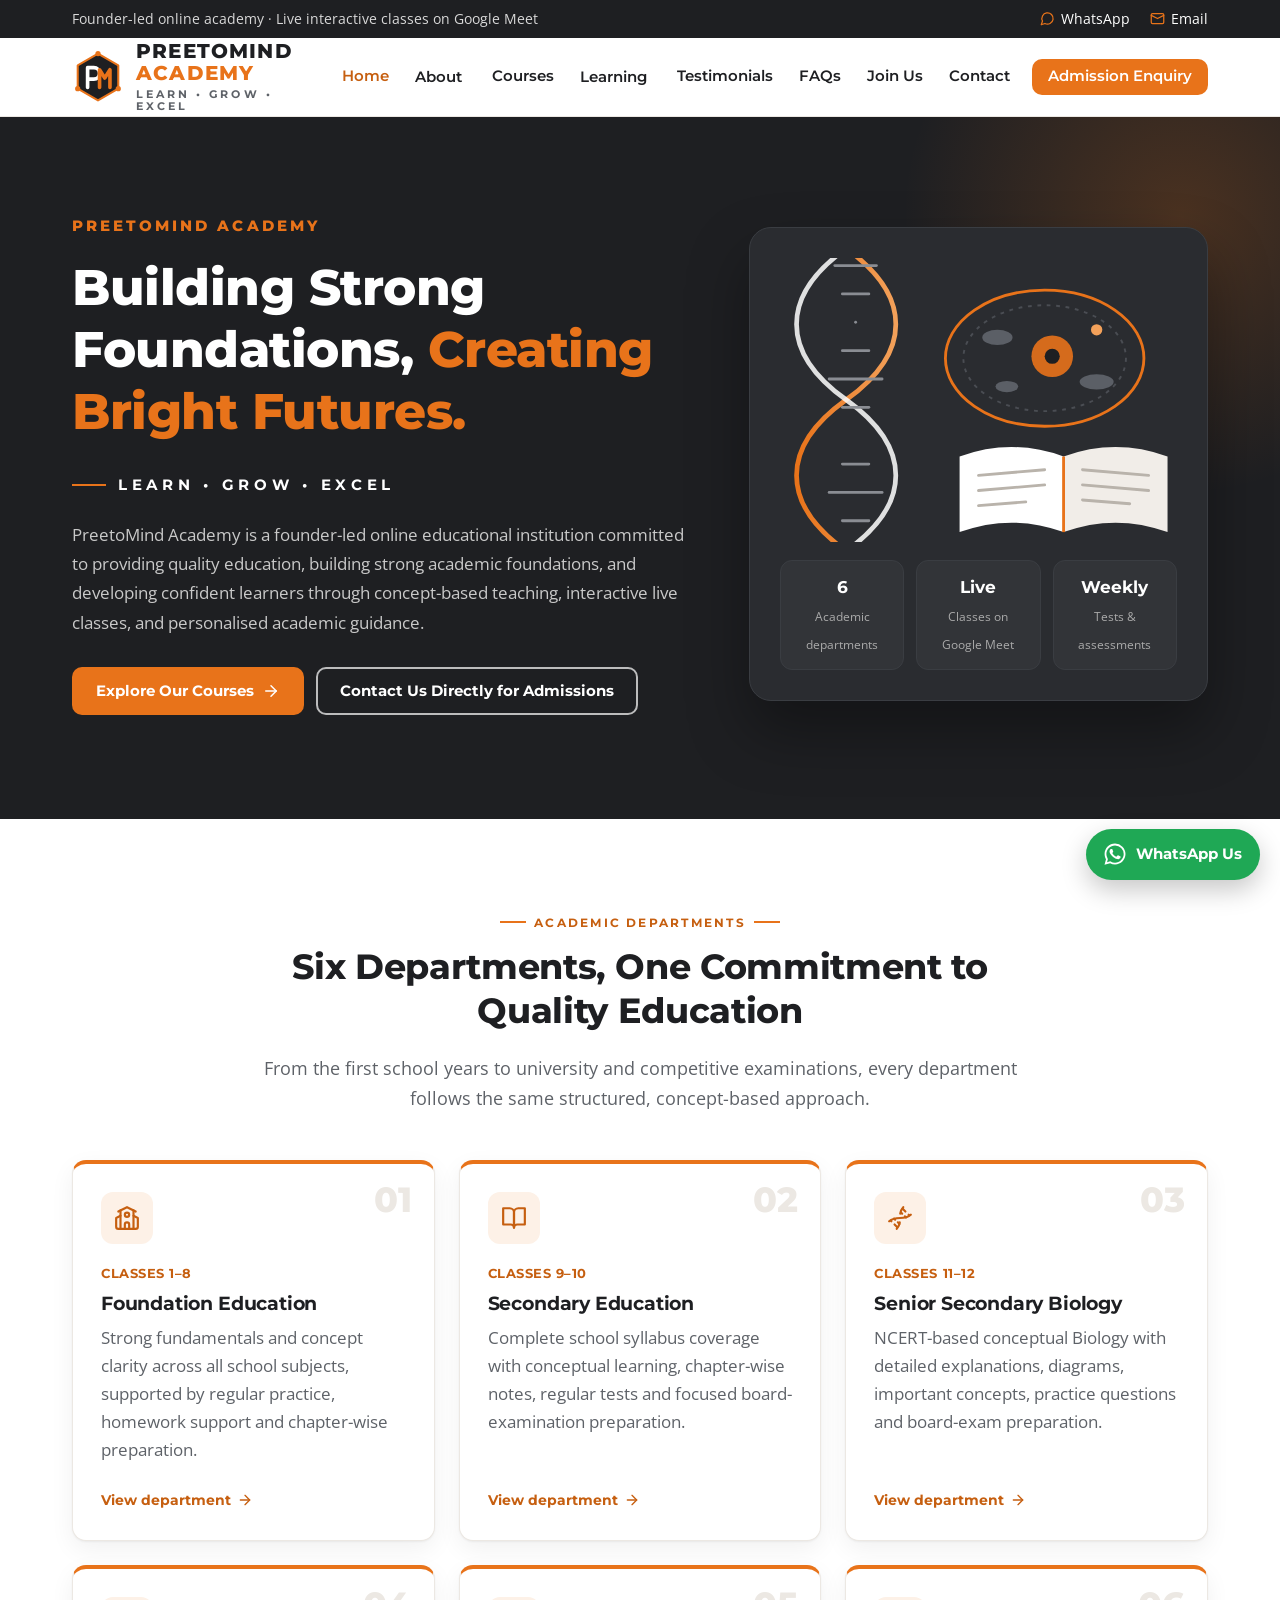
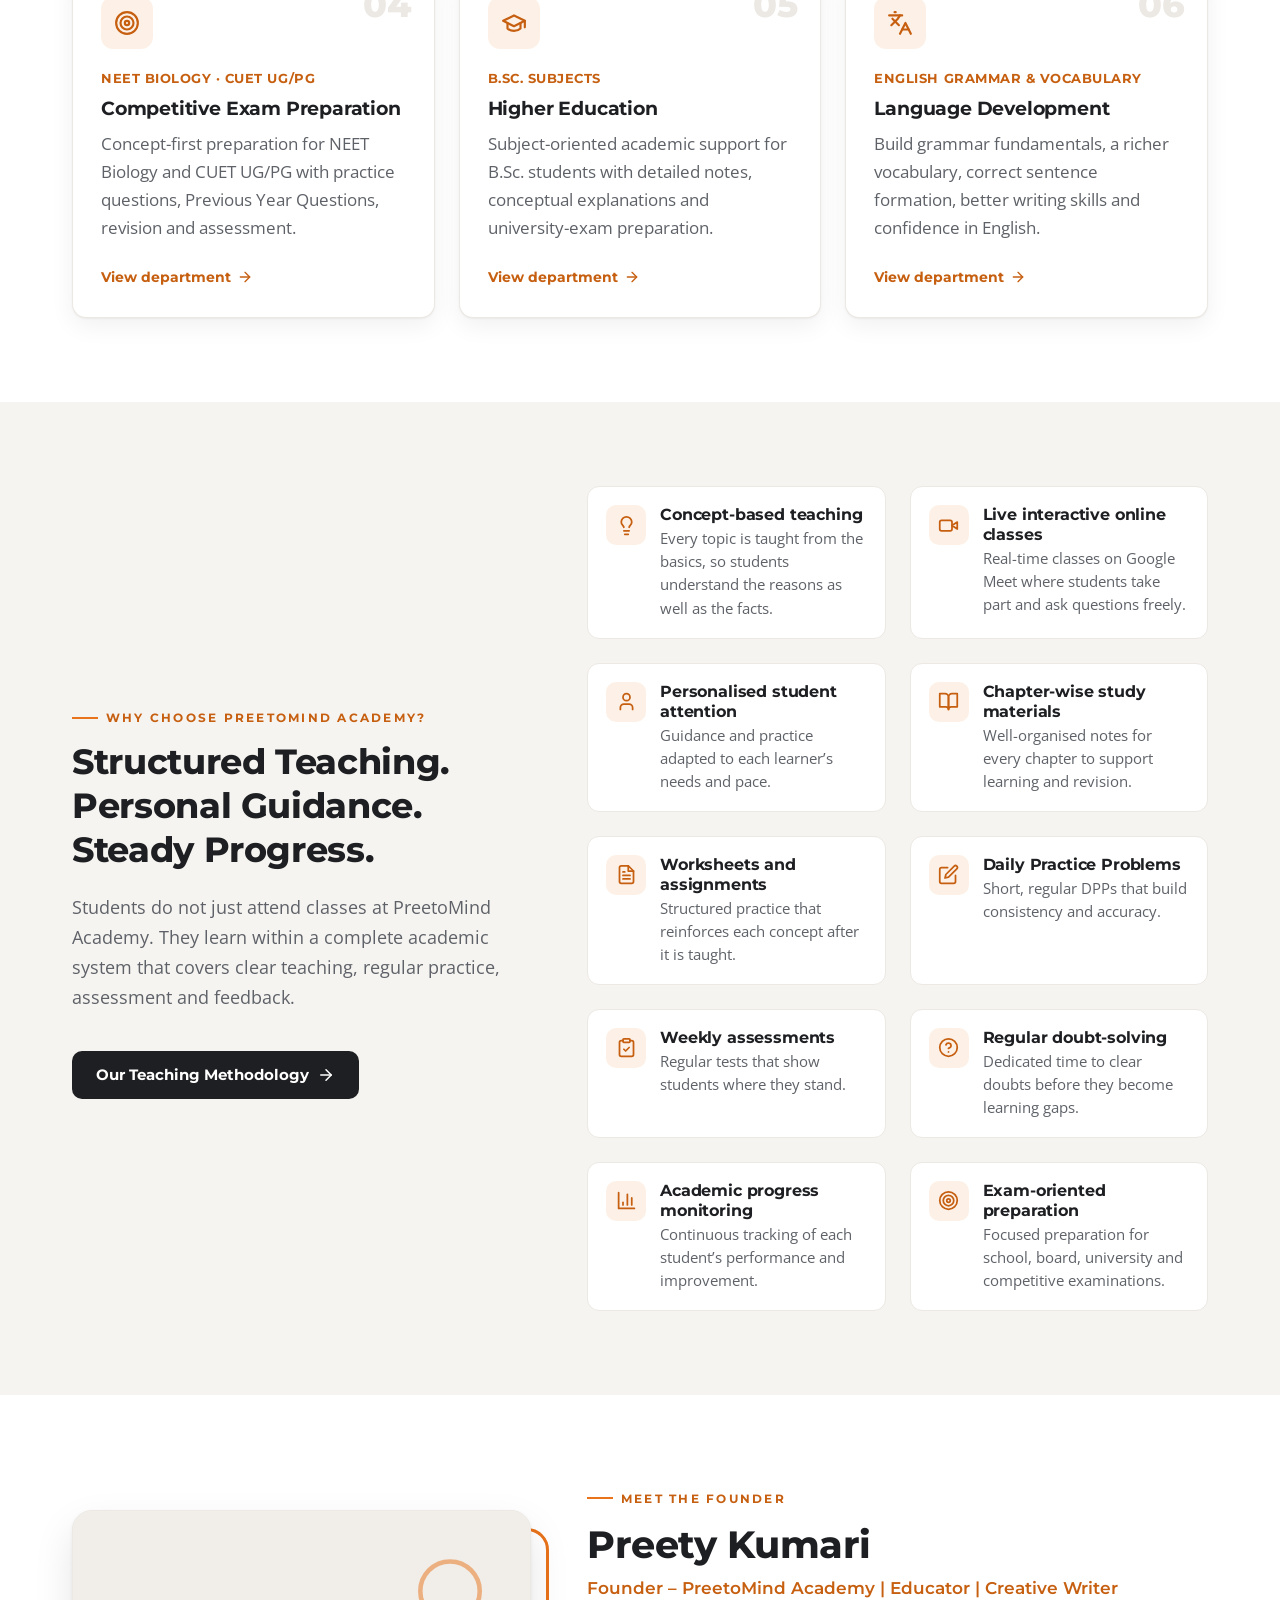
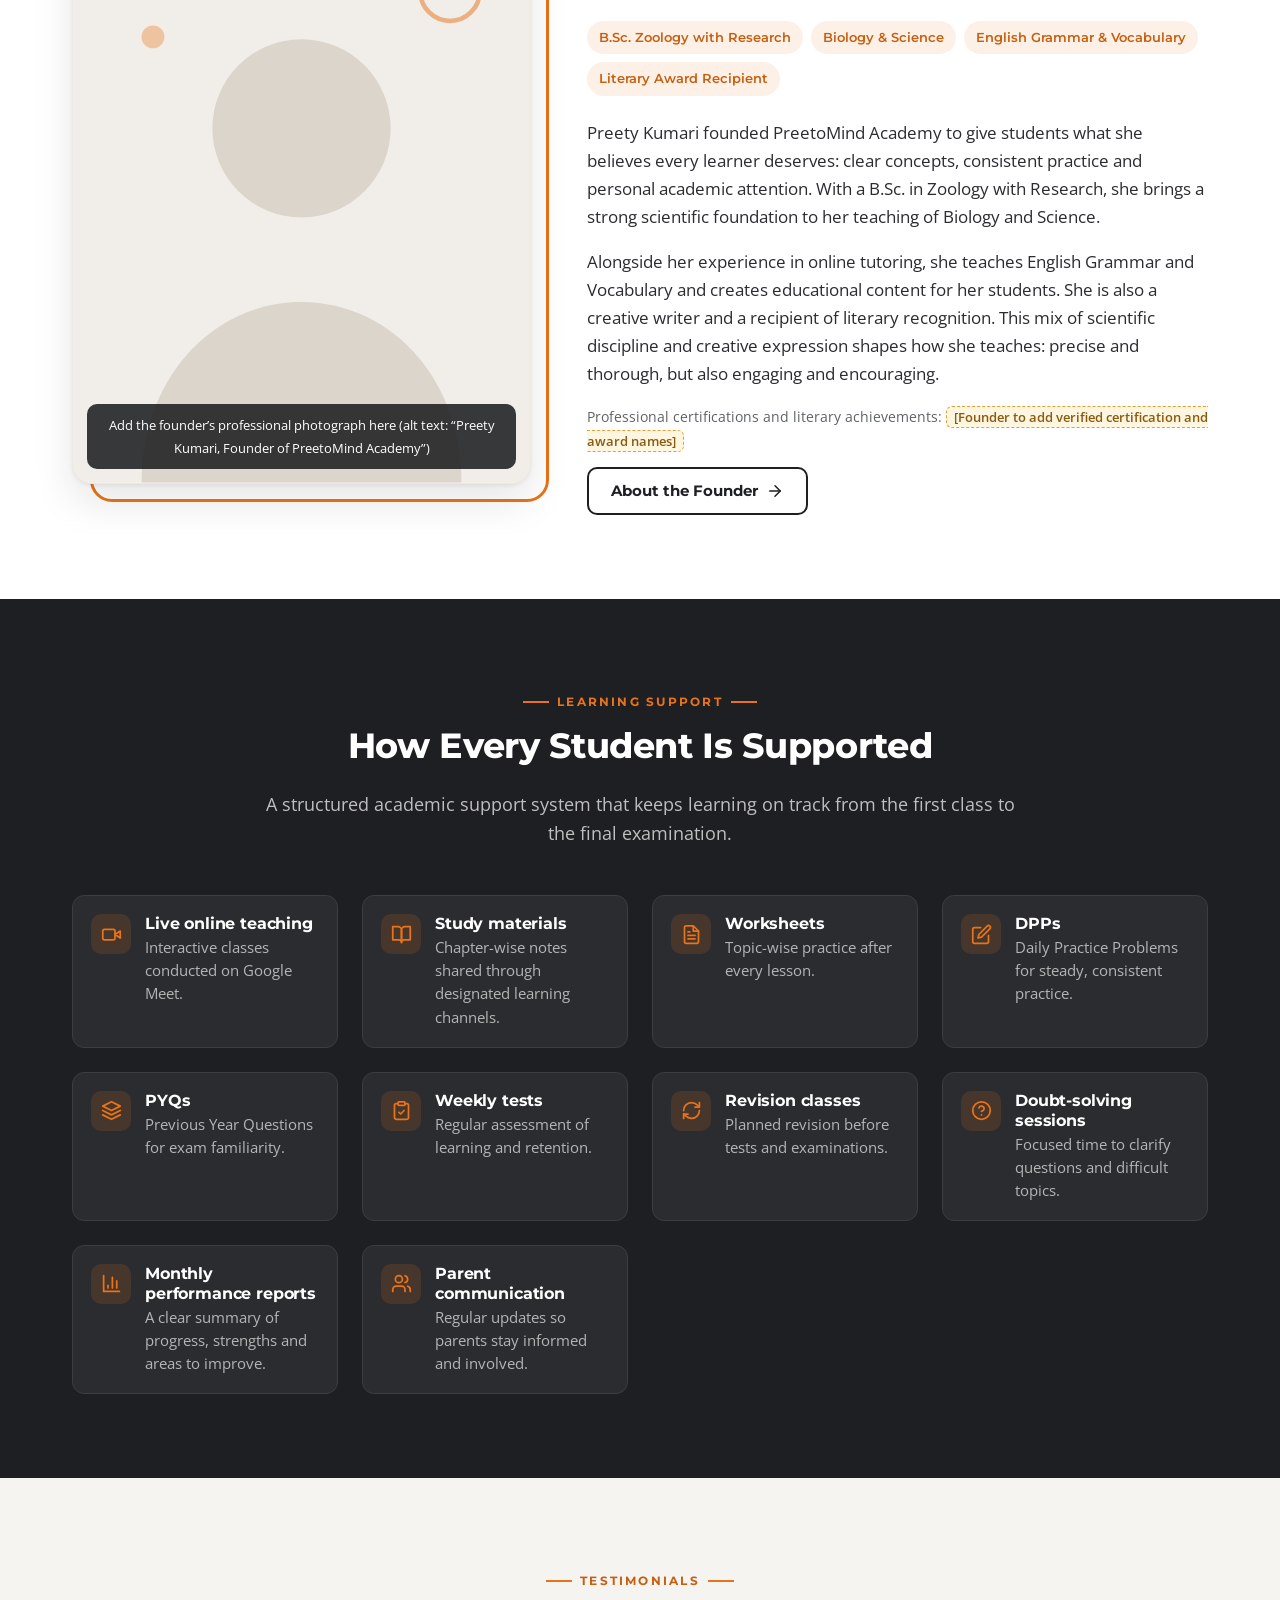
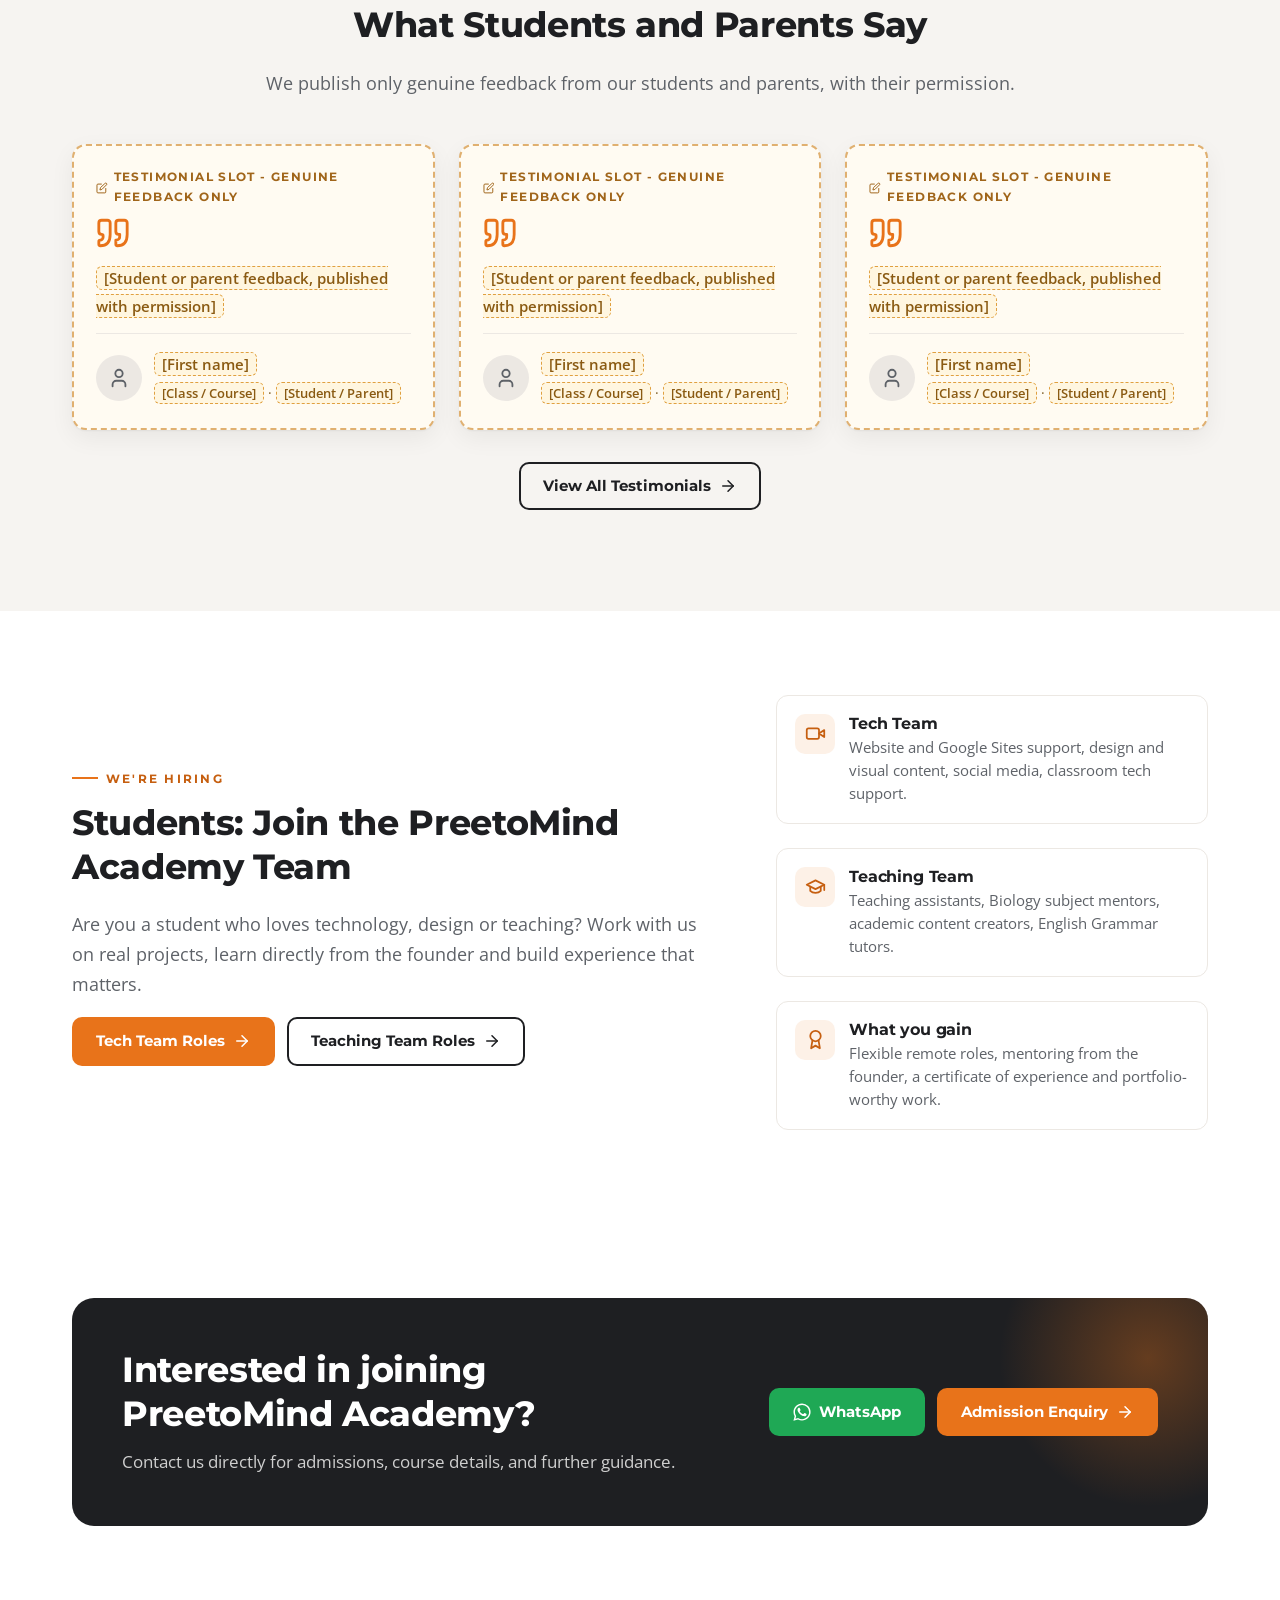
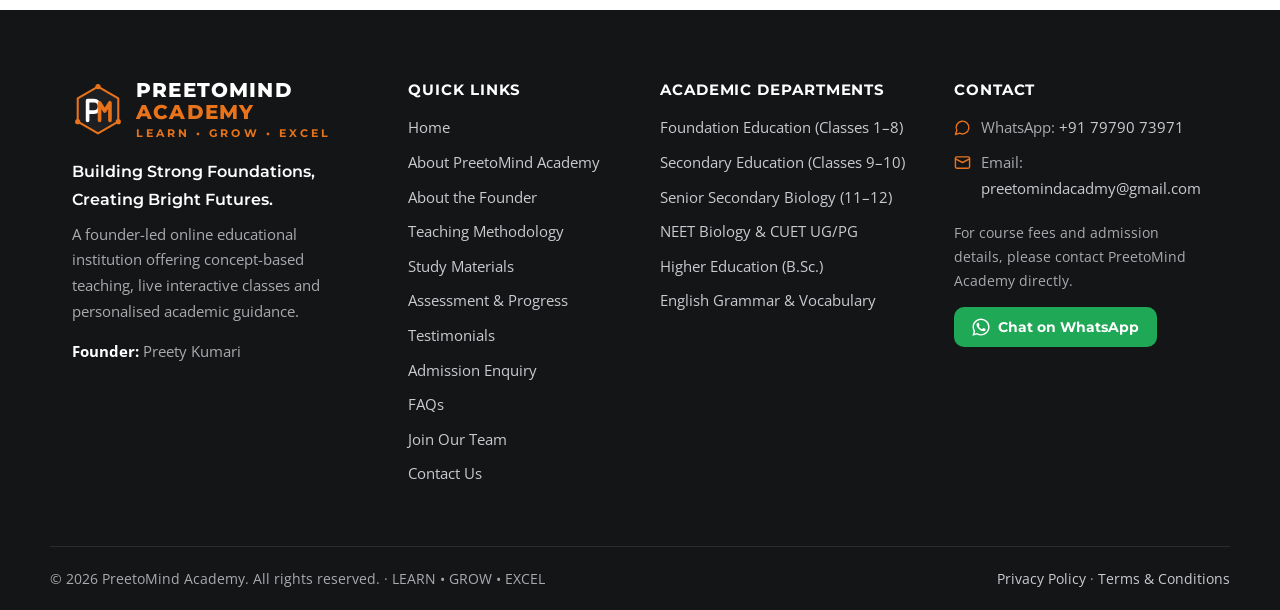
<file: site/index.html>
<!DOCTYPE html>
<html lang="en">
<head>
<meta charset="utf-8">
<meta name="viewport" content="width=device-width, initial-scale=1">
<title>PreetoMind Academy | Online Classes, Biology, NEET &amp; CUET Preparation</title>
<meta name="description" content="PreetoMind Academy is a founder-led online academy offering live interactive classes for Classes 1–12, Biology, NEET Biology, CUET UG/PG, B.Sc. subjects and English Grammar &amp; Vocabulary.">
<meta property="og:title" content="PreetoMind Academy | Online Classes, Biology, NEET &amp; CUET Preparation">
<meta property="og:description" content="PreetoMind Academy is a founder-led online academy offering live interactive classes for Classes 1–12, Biology, NEET Biology, CUET UG/PG, B.Sc. subjects and English Grammar &amp; Vocabulary.">
<meta property="og:type" content="website">
<meta property="og:image" content="assets/preetomind-logo.svg">
<meta name="theme-color" content="#1E1F22">

<link rel="icon" href="assets/preetomind-logo.svg" type="image/svg+xml">
<link rel="preconnect" href="https://fonts.googleapis.com"><link rel="preconnect" href="https://fonts.gstatic.com" crossorigin><link href="https://fonts.googleapis.com/css2?family=Montserrat:wght@500;600;700;800&family=Open+Sans:wght@400;600&display=swap" rel="stylesheet">
<link rel="stylesheet" href="assets/styles.css">
<script type="application/ld+json">{"@context":"https://schema.org","@type":"EducationalOrganization","name":"PreetoMind Academy","slogan":"Learn • Grow • Excel","description":"A founder-led online educational institution offering live interactive classes, concept-based teaching and personalised academic guidance.","founder":{"@type":"Person","name":"Preety Kumari"}}</script>
</head>
<body>
<a class="skip-link" href="#main">Skip to main content</a>
<header class="site-header">
  <div class="topbar"><div class="container">
    <span class="tb-hide">Founder-led online academy &middot; Live interactive classes on Google Meet</span>
    <span class="tb-links">
      <a href="https://wa.me/917979073971?text=Hello%20PreetoMind%20Academy%2C%20I%20would%20like%20to%20know%20more%20about%20admissions."><svg viewBox="0 0 24 24" fill="none" stroke="currentColor" stroke-width="2" stroke-linecap="round" stroke-linejoin="round" aria-hidden="true"><path d="M7.9 20A9 9 0 1 0 4 16.1L2 22Z"/></svg>WhatsApp</a>
      <a href="mailto:preetomindacadmy@gmail.com?subject=Admission%20Enquiry%20-%20PreetoMind%20Academy" class="tb-hide"><svg viewBox="0 0 24 24" fill="none" stroke="currentColor" stroke-width="2" stroke-linecap="round" stroke-linejoin="round" aria-hidden="true"><rect x="2" y="4" width="20" height="16" rx="2"/><path d="m22 7-10 5L2 7"/></svg>Email</a>
    </span>
  </div></div>
  <div class="container nav-wrap">
    <a class="brand" href="index.html" aria-label="PreetoMind Academy - Home"><img class="brand-logo" src="assets/preetomind-logo.svg" alt="PreetoMind Academy logo" width="52" height="52"><span class="brand-text"><span class="brand-name">PREETOMIND <span>ACADEMY</span></span><span class="brand-tag">LEARN • GROW • EXCEL</span></span></a>
    <button class="menu-toggle" type="button" aria-controls="main-nav" aria-expanded="false" aria-label="Open menu"><svg viewBox="0 0 24 24" fill="none" stroke="currentColor" stroke-width="2" stroke-linecap="round" stroke-linejoin="round" aria-hidden="true"><path d="M4 6h16M4 12h16M4 18h16"/></svg></button>
    <nav class="main-nav" id="main-nav" aria-label="Main navigation"><ul><li><a href="index.html" aria-current="page">Home</a></li><li class="has-dd"><button class="dd-toggle" type="button" aria-expanded="false">About<svg class="caret" viewBox="0 0 24 24" fill="none" stroke="currentColor" stroke-width="2" stroke-linecap="round" stroke-linejoin="round" aria-hidden="true"><path d="m6 9 6 6 6-6"/></svg></button><ul class="dropdown"><li><a href="about.html">About PreetoMind Academy</a></li><li><a href="founder.html">About the Founder</a></li><li><a href="teaching-methodology.html">Teaching Methodology</a></li></ul></li><li><a href="courses.html">Courses</a></li><li class="has-dd"><button class="dd-toggle" type="button" aria-expanded="false">Learning<svg class="caret" viewBox="0 0 24 24" fill="none" stroke="currentColor" stroke-width="2" stroke-linecap="round" stroke-linejoin="round" aria-hidden="true"><path d="m6 9 6 6 6-6"/></svg></button><ul class="dropdown"><li><a href="study-materials.html">Study Materials & Resources</a></li><li><a href="assessment-and-progress.html">Assessment & Progress</a></li></ul></li><li><a href="testimonials.html">Testimonials</a></li><li><a href="faq.html">FAQs</a></li><li><a href="join-our-team.html">Join Us</a></li><li><a href="contact.html">Contact</a></li><li class="nav-cta"><a class="btn btn-primary btn-sm" href="admission-enquiry.html">Admission Enquiry</a></li></ul></nav>
  </div>
</header>
<main id="main">

<section class="hero"><div class="container">
  <div>
    <div class="hero-brand">PREETOMIND ACADEMY</div>
    <h1>Building Strong Foundations, <em>Creating Bright Futures.</em></h1>
    <div class="tagline">LEARN • GROW • EXCEL</div>
    <p class="intro">PreetoMind Academy is a founder-led online educational institution committed to providing quality education, building strong academic foundations, and developing confident learners through concept-based teaching, interactive live classes, and personalised academic guidance.</p>
    <div class="btn-row">
      <a class="btn btn-primary" href="courses.html">Explore Our Courses <svg viewBox="0 0 24 24" fill="none" stroke="currentColor" stroke-width="2" stroke-linecap="round" stroke-linejoin="round" aria-hidden="true"><path d="M5 12h14"/><path d="m12 5 7 7-7 7"/></svg></a>
      <a class="btn btn-outline-light" href="contact.html">Contact Us Directly for Admissions</a>
    </div>
  </div>
  <div class="hero-art"><div class="art-card"><svg viewBox="0 0 420 300" role="img" aria-label="Illustration of a DNA double helix, a plant cell and an open book representing Biology and Science learning">
<defs><linearGradient id="g1" x1="0" x2="1"><stop offset="0" stop-color="#E8731A"/><stop offset="1" stop-color="#F3A15A"/></linearGradient></defs>
<g fill="none" stroke-linecap="round">
  <path d="M40 30 C 110 80, 110 140, 40 190 S -30 300, 40 350" stroke="url(#g1)" stroke-width="5" transform="translate(30,-40)"/>
  <path d="M120 30 C 50 80, 50 140, 120 190 S 190 300, 120 350" stroke="#fff" stroke-width="5" opacity=".85" transform="translate(-50,-40)"/>
  <g stroke="#8a8d93" stroke-width="3">
    <path d="M58 8 L 102 8"/><path d="M66 38 L 94 38"/><path d="M80 68 L 80 68"/><path d="M66 98 L 94 98"/><path d="M52 128 L 108 128"/><path d="M66 158 L 94 158"/><path d="M66 218 L 94 218"/><path d="M52 248 L 108 248"/><path d="M66 278 L 94 278"/>
  </g>
</g>
<g transform="translate(170,26)">
  <ellipse cx="110" cy="80" rx="105" ry="72" fill="#2A2C30" stroke="#E8731A" stroke-width="3"/>
  <ellipse cx="110" cy="80" rx="86" ry="56" fill="none" stroke="#4a4d53" stroke-width="2" stroke-dasharray="4 6"/>
  <circle cx="118" cy="78" r="22" fill="#E8731A" opacity=".9"/><circle cx="118" cy="78" r="8" fill="#1E1F22"/>
  <ellipse cx="60" cy="58" rx="16" ry="8" fill="#5b5f66"/><ellipse cx="165" cy="105" rx="18" ry="8" fill="#5b5f66"/>
  <ellipse cx="70" cy="110" rx="12" ry="6" fill="#5b5f66"/><circle cx="165" cy="50" r="6" fill="#F3A15A"/>
</g>
<g transform="translate(190,190)">
  <path d="M0 20 Q 55 0 110 20 L 110 100 Q 55 80 0 100 Z" fill="#fff"/>
  <path d="M110 20 Q 165 0 220 20 L 220 100 Q 165 80 110 100 Z" fill="#F1EDE8"/>
  <path d="M110 20 L110 100" stroke="#E8731A" stroke-width="3"/>
  <g stroke="#b9b3ab" stroke-width="3" stroke-linecap="round"><path d="M20 40 L 90 34"/><path d="M20 56 L 90 50"/><path d="M20 72 L 70 68"/><path d="M130 34 L 200 40"/><path d="M130 50 L 200 56"/><path d="M130 66 L 180 70"/></g>
</g>
</svg>
    <div class="hero-stats">
      <div class="hero-stat"><strong>6</strong><span>Academic departments</span></div>
      <div class="hero-stat"><strong>Live</strong><span>Classes on Google Meet</span></div>
      <div class="hero-stat"><strong>Weekly</strong><span>Tests &amp; assessments</span></div>
    </div>
  </div></div>
</div></section>

<section><div class="container">
  <div class="section-head center"><div class="eyebrow">Academic Departments</div>
    <h2>Six Departments, One Commitment to Quality Education</h2>
    <p class="lead">From the first school years to university and competitive examinations, every department follows the same structured, concept-based approach.</p></div>
  <div class="grid g-3"><article class="card dept-card"><span class="dept-num" aria-hidden="true">01</span><div class="icon-badge"><svg viewBox="0 0 24 24" fill="none" stroke="currentColor" stroke-width="2" stroke-linecap="round" stroke-linejoin="round" aria-hidden="true"><path d="m4 6 8-4 8 4"/><path d="m18 10 4 2v8a2 2 0 0 1-2 2H4a2 2 0 0 1-2-2v-8l4-2"/><path d="M14 22v-4a2 2 0 0 0-4 0v4"/><path d="M18 5v17"/><path d="M6 5v17"/><circle cx="12" cy="9" r="2"/></svg></div><div class="meta">Classes 1–8</div><h3>Foundation Education</h3><p>Strong fundamentals and concept clarity across all school subjects, supported by regular practice, homework support and chapter-wise preparation.</p><a class="more" href="courses.html#foundation">View department <svg viewBox="0 0 24 24" fill="none" stroke="currentColor" stroke-width="2" stroke-linecap="round" stroke-linejoin="round" aria-hidden="true"><path d="M5 12h14"/><path d="m12 5 7 7-7 7"/></svg></a></article><article class="card dept-card"><span class="dept-num" aria-hidden="true">02</span><div class="icon-badge"><svg viewBox="0 0 24 24" fill="none" stroke="currentColor" stroke-width="2" stroke-linecap="round" stroke-linejoin="round" aria-hidden="true"><path d="M2 3h6a4 4 0 0 1 4 4v14a3 3 0 0 0-3-3H2z"/><path d="M22 3h-6a4 4 0 0 0-4 4v14a3 3 0 0 1 3-3h7z"/></svg></div><div class="meta">Classes 9–10</div><h3>Secondary Education</h3><p>Complete school syllabus coverage with conceptual learning, chapter-wise notes, regular tests and focused board-examination preparation.</p><a class="more" href="courses.html#secondary">View department <svg viewBox="0 0 24 24" fill="none" stroke="currentColor" stroke-width="2" stroke-linecap="round" stroke-linejoin="round" aria-hidden="true"><path d="M5 12h14"/><path d="m12 5 7 7-7 7"/></svg></a></article><article class="card dept-card"><span class="dept-num" aria-hidden="true">03</span><div class="icon-badge"><svg viewBox="0 0 24 24" fill="none" stroke="currentColor" stroke-width="2" stroke-linecap="round" stroke-linejoin="round" aria-hidden="true"><path d="M2 15c6.667-6 13.333 0 20-6"/><path d="M9 22c1.798-1.998 2.518-3.995 2.807-5.993"/><path d="M15 2c-1.798 1.998-2.518 3.995-2.807 5.993"/><path d="m17 6-2.5-2.5"/><path d="m14 8-1-1"/><path d="m7 18 2.5 2.5"/><path d="m3.5 14.5.5.5"/><path d="m20 9 .5.5"/><path d="m6.5 12.5 1 1"/><path d="m16.5 10.5 1 1"/><path d="m10 16 1.5 1.5"/></svg></div><div class="meta">Classes 11–12</div><h3>Senior Secondary Biology</h3><p>NCERT-based conceptual Biology with detailed explanations, diagrams, important concepts, practice questions and board-exam preparation.</p><a class="more" href="courses.html#senior-secondary-biology">View department <svg viewBox="0 0 24 24" fill="none" stroke="currentColor" stroke-width="2" stroke-linecap="round" stroke-linejoin="round" aria-hidden="true"><path d="M5 12h14"/><path d="m12 5 7 7-7 7"/></svg></a></article><article class="card dept-card"><span class="dept-num" aria-hidden="true">04</span><div class="icon-badge"><svg viewBox="0 0 24 24" fill="none" stroke="currentColor" stroke-width="2" stroke-linecap="round" stroke-linejoin="round" aria-hidden="true"><circle cx="12" cy="12" r="10"/><circle cx="12" cy="12" r="6"/><circle cx="12" cy="12" r="2"/></svg></div><div class="meta">NEET Biology · CUET UG/PG</div><h3>Competitive Exam Preparation</h3><p>Concept-first preparation for NEET Biology and CUET UG/PG with practice questions, Previous Year Questions, revision and assessment.</p><a class="more" href="courses.html#competitive-exams">View department <svg viewBox="0 0 24 24" fill="none" stroke="currentColor" stroke-width="2" stroke-linecap="round" stroke-linejoin="round" aria-hidden="true"><path d="M5 12h14"/><path d="m12 5 7 7-7 7"/></svg></a></article><article class="card dept-card"><span class="dept-num" aria-hidden="true">05</span><div class="icon-badge"><svg viewBox="0 0 24 24" fill="none" stroke="currentColor" stroke-width="2" stroke-linecap="round" stroke-linejoin="round" aria-hidden="true"><path d="M22 10v6"/><path d="M2 10l10-5 10 5-10 5z"/><path d="M6 12v5c3 3 9 3 12 0v-5"/></svg></div><div class="meta">B.Sc. Subjects</div><h3>Higher Education</h3><p>Subject-oriented academic support for B.Sc. students with detailed notes, conceptual explanations and university-exam preparation.</p><a class="more" href="courses.html#higher-education">View department <svg viewBox="0 0 24 24" fill="none" stroke="currentColor" stroke-width="2" stroke-linecap="round" stroke-linejoin="round" aria-hidden="true"><path d="M5 12h14"/><path d="m12 5 7 7-7 7"/></svg></a></article><article class="card dept-card"><span class="dept-num" aria-hidden="true">06</span><div class="icon-badge"><svg viewBox="0 0 24 24" fill="none" stroke="currentColor" stroke-width="2" stroke-linecap="round" stroke-linejoin="round" aria-hidden="true"><path d="m5 8 6 6"/><path d="m4 14 6-6 2-3"/><path d="M2 5h12"/><path d="M7 2h1"/><path d="m22 22-5-10-5 10"/><path d="M14 18h6"/></svg></div><div class="meta">English Grammar & Vocabulary</div><h3>Language Development</h3><p>Build grammar fundamentals, a richer vocabulary, correct sentence formation, better writing skills and confidence in English.</p><a class="more" href="courses.html#language-development">View department <svg viewBox="0 0 24 24" fill="none" stroke="currentColor" stroke-width="2" stroke-linecap="round" stroke-linejoin="round" aria-hidden="true"><path d="M5 12h14"/><path d="m12 5 7 7-7 7"/></svg></a></article></div>
</div></section>

<section class="section-alt"><div class="container">
  <div class="split wide-right">
    <div><div class="eyebrow">Why Choose PreetoMind Academy?</div>
      <h2>Structured Teaching. Personal Guidance. Steady Progress.</h2>
      <p class="lead">Students do not just attend classes at PreetoMind Academy. They learn within a complete academic system that covers clear teaching, regular practice, assessment and feedback.</p>
      <a class="btn btn-dark mt-2" href="teaching-methodology.html">Our Teaching Methodology <svg viewBox="0 0 24 24" fill="none" stroke="currentColor" stroke-width="2" stroke-linecap="round" stroke-linejoin="round" aria-hidden="true"><path d="M5 12h14"/><path d="m12 5 7 7-7 7"/></svg></a>
    </div>
    <div class="grid g-2"><div class="feature"><div class="ic"><svg viewBox="0 0 24 24" fill="none" stroke="currentColor" stroke-width="2" stroke-linecap="round" stroke-linejoin="round" aria-hidden="true"><path d="M15 14c.2-1 .7-1.7 1.5-2.5 1-.9 1.5-2.2 1.5-3.5A6 6 0 0 0 6 8c0 1 .2 2.2 1.5 3.5.7.7 1.3 1.5 1.5 2.5"/><path d="M9 18h6"/><path d="M10 22h4"/></svg></div><div><h4>Concept-based teaching</h4><p>Every topic is taught from the basics, so students understand the reasons as well as the facts.</p></div></div><div class="feature"><div class="ic"><svg viewBox="0 0 24 24" fill="none" stroke="currentColor" stroke-width="2" stroke-linecap="round" stroke-linejoin="round" aria-hidden="true"><path d="m22 8-6 4 6 4V8Z"/><rect x="2" y="6" width="14" height="12" rx="2"/></svg></div><div><h4>Live interactive online classes</h4><p>Real-time classes on Google Meet where students take part and ask questions freely.</p></div></div><div class="feature"><div class="ic"><svg viewBox="0 0 24 24" fill="none" stroke="currentColor" stroke-width="2" stroke-linecap="round" stroke-linejoin="round" aria-hidden="true"><path d="M19 21v-2a4 4 0 0 0-4-4H9a4 4 0 0 0-4 4v2"/><circle cx="12" cy="7" r="4"/></svg></div><div><h4>Personalised student attention</h4><p>Guidance and practice adapted to each learner’s needs and pace.</p></div></div><div class="feature"><div class="ic"><svg viewBox="0 0 24 24" fill="none" stroke="currentColor" stroke-width="2" stroke-linecap="round" stroke-linejoin="round" aria-hidden="true"><path d="M2 3h6a4 4 0 0 1 4 4v14a3 3 0 0 0-3-3H2z"/><path d="M22 3h-6a4 4 0 0 0-4 4v14a3 3 0 0 1 3-3h7z"/></svg></div><div><h4>Chapter-wise study materials</h4><p>Well-organised notes for every chapter to support learning and revision.</p></div></div><div class="feature"><div class="ic"><svg viewBox="0 0 24 24" fill="none" stroke="currentColor" stroke-width="2" stroke-linecap="round" stroke-linejoin="round" aria-hidden="true"><path d="M14 2H6a2 2 0 0 0-2 2v16a2 2 0 0 0 2 2h12a2 2 0 0 0 2-2V8z"/><path d="M14 2v6h6"/><path d="M16 13H8"/><path d="M16 17H8"/><path d="M10 9H8"/></svg></div><div><h4>Worksheets and assignments</h4><p>Structured practice that reinforces each concept after it is taught.</p></div></div><div class="feature"><div class="ic"><svg viewBox="0 0 24 24" fill="none" stroke="currentColor" stroke-width="2" stroke-linecap="round" stroke-linejoin="round" aria-hidden="true"><path d="M11 4H4a2 2 0 0 0-2 2v14a2 2 0 0 0 2 2h14a2 2 0 0 0 2-2v-7"/><path d="M18.5 2.5a2.12 2.12 0 0 1 3 3L12 15l-4 1 1-4Z"/></svg></div><div><h4>Daily Practice Problems</h4><p>Short, regular DPPs that build consistency and accuracy.</p></div></div><div class="feature"><div class="ic"><svg viewBox="0 0 24 24" fill="none" stroke="currentColor" stroke-width="2" stroke-linecap="round" stroke-linejoin="round" aria-hidden="true"><rect x="8" y="2" width="8" height="4" rx="1"/><path d="M16 4h2a2 2 0 0 1 2 2v14a2 2 0 0 1-2 2H6a2 2 0 0 1-2-2V6a2 2 0 0 1 2-2h2"/><path d="m9 14 2 2 4-4"/></svg></div><div><h4>Weekly assessments</h4><p>Regular tests that show students where they stand.</p></div></div><div class="feature"><div class="ic"><svg viewBox="0 0 24 24" fill="none" stroke="currentColor" stroke-width="2" stroke-linecap="round" stroke-linejoin="round" aria-hidden="true"><circle cx="12" cy="12" r="10"/><path d="M9.09 9a3 3 0 0 1 5.83 1c0 2-3 3-3 3"/><path d="M12 17h.01"/></svg></div><div><h4>Regular doubt-solving</h4><p>Dedicated time to clear doubts before they become learning gaps.</p></div></div><div class="feature"><div class="ic"><svg viewBox="0 0 24 24" fill="none" stroke="currentColor" stroke-width="2" stroke-linecap="round" stroke-linejoin="round" aria-hidden="true"><path d="M3 3v18h18"/><path d="M18 17V9"/><path d="M13 17V5"/><path d="M8 17v-3"/></svg></div><div><h4>Academic progress monitoring</h4><p>Continuous tracking of each student’s performance and improvement.</p></div></div><div class="feature"><div class="ic"><svg viewBox="0 0 24 24" fill="none" stroke="currentColor" stroke-width="2" stroke-linecap="round" stroke-linejoin="round" aria-hidden="true"><circle cx="12" cy="12" r="10"/><circle cx="12" cy="12" r="6"/><circle cx="12" cy="12" r="2"/></svg></div><div><h4>Exam-oriented preparation</h4><p>Focused preparation for school, board, university and competitive examinations.</p></div></div></div>
  </div>
</div></section>

<section><div class="container">
  <div class="split wide-right">
    <div class="founder-frame"><div class="founder-photo"><svg viewBox="0 0 400 500" role="img" aria-label="Placeholder for the founder's professional photograph">
<rect width="400" height="500" fill="#F1EDE8"/>
<circle cx="200" cy="190" r="78" fill="#DCD5CC"/>
<path d="M60 500c0-92 63-158 140-158s140 66 140 158z" fill="#DCD5CC"/>
<circle cx="330" cy="70" r="26" fill="none" stroke="#E8731A" stroke-width="4" opacity=".5"/>
<circle cx="70" cy="110" r="10" fill="#E8731A" opacity=".35"/>
</svg><div class="ph-note">Add the founder’s professional photograph here (alt text: “Preety Kumari, Founder of PreetoMind Academy”)</div></div></div>
    <div>
      <div class="eyebrow">Meet the Founder</div>
      <h2 class="founder-name">Preety Kumari</h2>
      <div class="founder-role">Founder – PreetoMind Academy | Educator | Creative Writer</div>
      <div class="pill-row"><span class="pill">B.Sc. Zoology with Research</span><span class="pill">Biology &amp; Science</span><span class="pill">English Grammar &amp; Vocabulary</span><span class="pill">Literary Award Recipient</span></div>
      <p>Preety Kumari founded PreetoMind Academy to give students what she believes every learner deserves: clear concepts, consistent practice and personal academic attention. With a B.Sc. in Zoology with Research, she brings a strong scientific foundation to her teaching of Biology and Science.</p>
      <p>Alongside her experience in online tutoring, she teaches English Grammar and Vocabulary and creates educational content for her students. She is also a creative writer and a recipient of literary recognition. This mix of scientific discipline and creative expression shapes how she teaches: precise and thorough, but also engaging and encouraging.</p>
      <p class="small muted">Professional certifications and literary achievements: <span class="ph" title="Editable placeholder - replace with verified information">[Founder to add verified certification and award names]</span></p>
      <a class="btn btn-outline" href="founder.html">About the Founder <svg viewBox="0 0 24 24" fill="none" stroke="currentColor" stroke-width="2" stroke-linecap="round" stroke-linejoin="round" aria-hidden="true"><path d="M5 12h14"/><path d="m12 5 7 7-7 7"/></svg></a>
    </div>
  </div>
</div></section>

<section class="section-dark"><div class="container">
  <div class="section-head center"><div class="eyebrow">Learning Support</div>
    <h2>How Every Student Is Supported</h2>
    <p class="lead">A structured academic support system that keeps learning on track from the first class to the final examination.</p></div>
  <div class="grid g-3" style="grid-template-columns:repeat(auto-fit,minmax(260px,1fr))"><div class="feature"><div class="ic"><svg viewBox="0 0 24 24" fill="none" stroke="currentColor" stroke-width="2" stroke-linecap="round" stroke-linejoin="round" aria-hidden="true"><path d="m22 8-6 4 6 4V8Z"/><rect x="2" y="6" width="14" height="12" rx="2"/></svg></div><div><h4>Live online teaching</h4><p>Interactive classes conducted on Google Meet.</p></div></div><div class="feature"><div class="ic"><svg viewBox="0 0 24 24" fill="none" stroke="currentColor" stroke-width="2" stroke-linecap="round" stroke-linejoin="round" aria-hidden="true"><path d="M2 3h6a4 4 0 0 1 4 4v14a3 3 0 0 0-3-3H2z"/><path d="M22 3h-6a4 4 0 0 0-4 4v14a3 3 0 0 1 3-3h7z"/></svg></div><div><h4>Study materials</h4><p>Chapter-wise notes shared through designated learning channels.</p></div></div><div class="feature"><div class="ic"><svg viewBox="0 0 24 24" fill="none" stroke="currentColor" stroke-width="2" stroke-linecap="round" stroke-linejoin="round" aria-hidden="true"><path d="M14 2H6a2 2 0 0 0-2 2v16a2 2 0 0 0 2 2h12a2 2 0 0 0 2-2V8z"/><path d="M14 2v6h6"/><path d="M16 13H8"/><path d="M16 17H8"/><path d="M10 9H8"/></svg></div><div><h4>Worksheets</h4><p>Topic-wise practice after every lesson.</p></div></div><div class="feature"><div class="ic"><svg viewBox="0 0 24 24" fill="none" stroke="currentColor" stroke-width="2" stroke-linecap="round" stroke-linejoin="round" aria-hidden="true"><path d="M11 4H4a2 2 0 0 0-2 2v14a2 2 0 0 0 2 2h14a2 2 0 0 0 2-2v-7"/><path d="M18.5 2.5a2.12 2.12 0 0 1 3 3L12 15l-4 1 1-4Z"/></svg></div><div><h4>DPPs</h4><p>Daily Practice Problems for steady, consistent practice.</p></div></div><div class="feature"><div class="ic"><svg viewBox="0 0 24 24" fill="none" stroke="currentColor" stroke-width="2" stroke-linecap="round" stroke-linejoin="round" aria-hidden="true"><path d="m12 2 10 5-10 5L2 7z"/><path d="m2 17 10 5 10-5"/><path d="m2 12 10 5 10-5"/></svg></div><div><h4>PYQs</h4><p>Previous Year Questions for exam familiarity.</p></div></div><div class="feature"><div class="ic"><svg viewBox="0 0 24 24" fill="none" stroke="currentColor" stroke-width="2" stroke-linecap="round" stroke-linejoin="round" aria-hidden="true"><rect x="8" y="2" width="8" height="4" rx="1"/><path d="M16 4h2a2 2 0 0 1 2 2v14a2 2 0 0 1-2 2H6a2 2 0 0 1-2-2V6a2 2 0 0 1 2-2h2"/><path d="m9 14 2 2 4-4"/></svg></div><div><h4>Weekly tests</h4><p>Regular assessment of learning and retention.</p></div></div><div class="feature"><div class="ic"><svg viewBox="0 0 24 24" fill="none" stroke="currentColor" stroke-width="2" stroke-linecap="round" stroke-linejoin="round" aria-hidden="true"><path d="M3 12a9 9 0 0 1 9-9 9.75 9.75 0 0 1 6.74 2.74L21 8"/><path d="M21 3v5h-5"/><path d="M21 12a9 9 0 0 1-9 9 9.75 9.75 0 0 1-6.74-2.74L3 16"/><path d="M8 16H3v5"/></svg></div><div><h4>Revision classes</h4><p>Planned revision before tests and examinations.</p></div></div><div class="feature"><div class="ic"><svg viewBox="0 0 24 24" fill="none" stroke="currentColor" stroke-width="2" stroke-linecap="round" stroke-linejoin="round" aria-hidden="true"><circle cx="12" cy="12" r="10"/><path d="M9.09 9a3 3 0 0 1 5.83 1c0 2-3 3-3 3"/><path d="M12 17h.01"/></svg></div><div><h4>Doubt-solving sessions</h4><p>Focused time to clarify questions and difficult topics.</p></div></div><div class="feature"><div class="ic"><svg viewBox="0 0 24 24" fill="none" stroke="currentColor" stroke-width="2" stroke-linecap="round" stroke-linejoin="round" aria-hidden="true"><path d="M3 3v18h18"/><path d="M18 17V9"/><path d="M13 17V5"/><path d="M8 17v-3"/></svg></div><div><h4>Monthly performance reports</h4><p>A clear summary of progress, strengths and areas to improve.</p></div></div><div class="feature"><div class="ic"><svg viewBox="0 0 24 24" fill="none" stroke="currentColor" stroke-width="2" stroke-linecap="round" stroke-linejoin="round" aria-hidden="true"><path d="M16 21v-2a4 4 0 0 0-4-4H6a4 4 0 0 0-4 4v2"/><circle cx="9" cy="7" r="4"/><path d="M22 21v-2a4 4 0 0 0-3-3.87"/><path d="M16 3.13a4 4 0 0 1 0 7.75"/></svg></div><div><h4>Parent communication</h4><p>Regular updates so parents stay informed and involved.</p></div></div></div>
</div></section>

<section class="section-alt"><div class="container">
  <div class="section-head center"><div class="eyebrow">Testimonials</div>
    <h2>What Students and Parents Say</h2>
    <p class="lead">We publish only genuine feedback from our students and parents, with their permission.</p></div>
  <div class="grid g-3">
    <article class="card testimonial ph-block">
  <div class="ph-label"><svg viewBox="0 0 24 24" fill="none" stroke="currentColor" stroke-width="2" stroke-linecap="round" stroke-linejoin="round" aria-hidden="true"><path d="M11 4H4a2 2 0 0 0-2 2v14a2 2 0 0 0 2 2h14a2 2 0 0 0 2-2v-7"/><path d="M18.5 2.5a2.12 2.12 0 0 1 3 3L12 15l-4 1 1-4Z"/></svg>Testimonial slot - genuine feedback only</div>
  <svg class="q" viewBox="0 0 24 24" fill="none" stroke="currentColor" stroke-width="2" stroke-linecap="round" stroke-linejoin="round" aria-hidden="true"><path d="M3 21c3 0 7-1 7-8V5c0-1.25-.756-2.017-2-2H4c-1.25 0-2 .75-2 1.972V11c0 1.25.75 2 2 2 1 0 1 0 1 1v1c0 1-1 2-2 2s-1 .008-1 1.031V20c0 1 0 1 1 1z"/><path d="M15 21c3 0 7-1 7-8V5c0-1.25-.757-2.017-2-2h-4c-1.25 0-2 .75-2 1.972V11c0 1.25.75 2 2 2h.75c0 2.25.25 4-2.75 4v3c0 1 0 1 1 1z"/></svg>
  <p><span class="ph" title="Editable placeholder - replace with verified information">[Student or parent feedback, published with permission]</span></p>
  <div class="who"><div class="avatar"><svg viewBox="0 0 24 24" fill="none" stroke="currentColor" stroke-width="2" stroke-linecap="round" stroke-linejoin="round" aria-hidden="true"><path d="M19 21v-2a4 4 0 0 0-4-4H9a4 4 0 0 0-4 4v2"/><circle cx="12" cy="7" r="4"/></svg></div>
    <div><strong><span class="ph" title="Editable placeholder - replace with verified information">[First name]</span></strong><br><span class="small"><span class="ph" title="Editable placeholder - replace with verified information">[Class / Course]</span> &middot; <span class="ph" title="Editable placeholder - replace with verified information">[Student / Parent]</span></span></div></div>
</article><article class="card testimonial ph-block">
  <div class="ph-label"><svg viewBox="0 0 24 24" fill="none" stroke="currentColor" stroke-width="2" stroke-linecap="round" stroke-linejoin="round" aria-hidden="true"><path d="M11 4H4a2 2 0 0 0-2 2v14a2 2 0 0 0 2 2h14a2 2 0 0 0 2-2v-7"/><path d="M18.5 2.5a2.12 2.12 0 0 1 3 3L12 15l-4 1 1-4Z"/></svg>Testimonial slot - genuine feedback only</div>
  <svg class="q" viewBox="0 0 24 24" fill="none" stroke="currentColor" stroke-width="2" stroke-linecap="round" stroke-linejoin="round" aria-hidden="true"><path d="M3 21c3 0 7-1 7-8V5c0-1.25-.756-2.017-2-2H4c-1.25 0-2 .75-2 1.972V11c0 1.25.75 2 2 2 1 0 1 0 1 1v1c0 1-1 2-2 2s-1 .008-1 1.031V20c0 1 0 1 1 1z"/><path d="M15 21c3 0 7-1 7-8V5c0-1.25-.757-2.017-2-2h-4c-1.25 0-2 .75-2 1.972V11c0 1.25.75 2 2 2h.75c0 2.25.25 4-2.75 4v3c0 1 0 1 1 1z"/></svg>
  <p><span class="ph" title="Editable placeholder - replace with verified information">[Student or parent feedback, published with permission]</span></p>
  <div class="who"><div class="avatar"><svg viewBox="0 0 24 24" fill="none" stroke="currentColor" stroke-width="2" stroke-linecap="round" stroke-linejoin="round" aria-hidden="true"><path d="M19 21v-2a4 4 0 0 0-4-4H9a4 4 0 0 0-4 4v2"/><circle cx="12" cy="7" r="4"/></svg></div>
    <div><strong><span class="ph" title="Editable placeholder - replace with verified information">[First name]</span></strong><br><span class="small"><span class="ph" title="Editable placeholder - replace with verified information">[Class / Course]</span> &middot; <span class="ph" title="Editable placeholder - replace with verified information">[Student / Parent]</span></span></div></div>
</article><article class="card testimonial ph-block">
  <div class="ph-label"><svg viewBox="0 0 24 24" fill="none" stroke="currentColor" stroke-width="2" stroke-linecap="round" stroke-linejoin="round" aria-hidden="true"><path d="M11 4H4a2 2 0 0 0-2 2v14a2 2 0 0 0 2 2h14a2 2 0 0 0 2-2v-7"/><path d="M18.5 2.5a2.12 2.12 0 0 1 3 3L12 15l-4 1 1-4Z"/></svg>Testimonial slot - genuine feedback only</div>
  <svg class="q" viewBox="0 0 24 24" fill="none" stroke="currentColor" stroke-width="2" stroke-linecap="round" stroke-linejoin="round" aria-hidden="true"><path d="M3 21c3 0 7-1 7-8V5c0-1.25-.756-2.017-2-2H4c-1.25 0-2 .75-2 1.972V11c0 1.25.75 2 2 2 1 0 1 0 1 1v1c0 1-1 2-2 2s-1 .008-1 1.031V20c0 1 0 1 1 1z"/><path d="M15 21c3 0 7-1 7-8V5c0-1.25-.757-2.017-2-2h-4c-1.25 0-2 .75-2 1.972V11c0 1.25.75 2 2 2h.75c0 2.25.25 4-2.75 4v3c0 1 0 1 1 1z"/></svg>
  <p><span class="ph" title="Editable placeholder - replace with verified information">[Student or parent feedback, published with permission]</span></p>
  <div class="who"><div class="avatar"><svg viewBox="0 0 24 24" fill="none" stroke="currentColor" stroke-width="2" stroke-linecap="round" stroke-linejoin="round" aria-hidden="true"><path d="M19 21v-2a4 4 0 0 0-4-4H9a4 4 0 0 0-4 4v2"/><circle cx="12" cy="7" r="4"/></svg></div>
    <div><strong><span class="ph" title="Editable placeholder - replace with verified information">[First name]</span></strong><br><span class="small"><span class="ph" title="Editable placeholder - replace with verified information">[Class / Course]</span> &middot; <span class="ph" title="Editable placeholder - replace with verified information">[Student / Parent]</span></span></div></div>
</article>
  </div>
  <p class="center mt-3"><a class="btn btn-outline" href="testimonials.html">View All Testimonials <svg viewBox="0 0 24 24" fill="none" stroke="currentColor" stroke-width="2" stroke-linecap="round" stroke-linejoin="round" aria-hidden="true"><path d="M5 12h14"/><path d="m12 5 7 7-7 7"/></svg></a></p>
</div></section>

<section><div class="container"><div class="split wide-left">
  <div><div class="eyebrow">We're Hiring</div><h2>Students: Join the PreetoMind Academy Team</h2>
    <p class="lead">Are you a student who loves technology, design or teaching? Work with us on real projects, learn directly from the founder and build experience that matters.</p>
    <div class="btn-row"><a class="btn btn-primary" href="join-our-team.html#tech-team">Tech Team Roles <svg viewBox="0 0 24 24" fill="none" stroke="currentColor" stroke-width="2" stroke-linecap="round" stroke-linejoin="round" aria-hidden="true"><path d="M5 12h14"/><path d="m12 5 7 7-7 7"/></svg></a><a class="btn btn-outline" href="join-our-team.html#teaching-team">Teaching Team Roles <svg viewBox="0 0 24 24" fill="none" stroke="currentColor" stroke-width="2" stroke-linecap="round" stroke-linejoin="round" aria-hidden="true"><path d="M5 12h14"/><path d="m12 5 7 7-7 7"/></svg></a></div>
  </div>
  <div class="grid">
    <div class="feature"><div class="ic"><svg viewBox="0 0 24 24" fill="none" stroke="currentColor" stroke-width="2" stroke-linecap="round" stroke-linejoin="round" aria-hidden="true"><path d="m22 8-6 4 6 4V8Z"/><rect x="2" y="6" width="14" height="12" rx="2"/></svg></div><div><h4>Tech Team</h4><p>Website and Google Sites support, design and visual content, social media, classroom tech support.</p></div></div>
    <div class="feature"><div class="ic"><svg viewBox="0 0 24 24" fill="none" stroke="currentColor" stroke-width="2" stroke-linecap="round" stroke-linejoin="round" aria-hidden="true"><path d="M22 10v6"/><path d="M2 10l10-5 10 5-10 5z"/><path d="M6 12v5c3 3 9 3 12 0v-5"/></svg></div><div><h4>Teaching Team</h4><p>Teaching assistants, Biology subject mentors, academic content creators, English Grammar tutors.</p></div></div>
    <div class="feature"><div class="ic"><svg viewBox="0 0 24 24" fill="none" stroke="currentColor" stroke-width="2" stroke-linecap="round" stroke-linejoin="round" aria-hidden="true"><circle cx="12" cy="8" r="6"/><path d="M15.477 12.89 17 22l-5-3-5 3 1.523-9.11"/></svg></div><div><h4>What you gain</h4><p>Flexible remote roles, mentoring from the founder, a certificate of experience and portfolio-worthy work.</p></div></div>
  </div>
</div></div></section>

<section><div class="container"><div class="cta-band">
  <div><h2>Interested in joining PreetoMind Academy?</h2><p>Contact us directly for admissions, course details, and further guidance.</p></div>
  <div class="btn-row">
    <a class="btn btn-whatsapp" href="https://wa.me/917979073971?text=Hello%20PreetoMind%20Academy%2C%20I%20would%20like%20to%20know%20more%20about%20admissions."><svg viewBox="0 0 24 24" fill="currentColor" aria-hidden="true"><path d="M17.47 14.38c-.3-.15-1.75-.86-2.02-.96-.27-.1-.47-.15-.67.15-.2.3-.77.96-.94 1.16-.17.2-.35.22-.64.07-.3-.15-1.25-.46-2.38-1.47-.88-.79-1.47-1.76-1.65-2.05-.17-.3-.02-.46.13-.6.13-.14.3-.35.45-.52.15-.17.2-.3.3-.5.1-.2.05-.37-.02-.52-.08-.15-.67-1.61-.92-2.2-.24-.58-.49-.5-.67-.5h-.57c-.2 0-.52.07-.79.37-.27.3-1.04 1.02-1.04 2.48s1.07 2.88 1.21 3.08c.15.2 2.1 3.2 5.08 4.49.71.31 1.26.49 1.7.63.71.22 1.36.19 1.87.12.57-.09 1.75-.72 2-1.41.25-.69.25-1.29.17-1.41-.07-.12-.27-.2-.57-.35zM12.05 21.5h-.01a9.43 9.43 0 0 1-4.8-1.31l-.35-.2-3.57.93.95-3.48-.22-.36a9.42 9.42 0 0 1-1.45-5.03c0-5.2 4.24-9.44 9.46-9.44a9.4 9.4 0 0 1 6.68 2.77 9.38 9.38 0 0 1 2.77 6.68c0 5.21-4.24 9.44-9.46 9.44zm8.05-17.5A11.32 11.32 0 0 0 12.05.66C5.77.66.66 5.77.66 12.04c0 2 .53 3.96 1.52 5.69L.57 23.64l6.05-1.59a11.36 11.36 0 0 0 5.43 1.38h.01c6.27 0 11.38-5.1 11.38-11.38 0-3.04-1.18-5.9-3.34-8.05z"/></svg>WhatsApp</a>
    <a class="btn btn-primary" href="admission-enquiry.html">Admission Enquiry <svg viewBox="0 0 24 24" fill="none" stroke="currentColor" stroke-width="2" stroke-linecap="round" stroke-linejoin="round" aria-hidden="true"><path d="M5 12h14"/><path d="m12 5 7 7-7 7"/></svg></a>
  </div>
</div></div></section>

</main>
<footer class="site-footer">
  <div class="container footer-grid">
    <div>
      <a class="brand" href="index.html" aria-label="PreetoMind Academy - Home"><img class="brand-logo" src="assets/preetomind-logo.svg" alt="PreetoMind Academy logo" width="52" height="52"><span class="brand-text"><span class="brand-name">PREETOMIND <span>ACADEMY</span></span><span class="brand-tag">LEARN • GROW • EXCEL</span></span></a>
      <p class="footer-statement">Building Strong Foundations, Creating Bright Futures.</p>
      <p>A founder-led online educational institution offering concept-based teaching, live interactive classes and personalised academic guidance.</p>
      <p class="mb-0"><strong style="color:#fff">Founder:</strong> Preety Kumari</p>
    </div>
    <div><h4>Quick Links</h4><ul><li><a href="index.html">Home</a></li><li><a href="about.html">About PreetoMind Academy</a></li><li><a href="founder.html">About the Founder</a></li><li><a href="teaching-methodology.html">Teaching Methodology</a></li><li><a href="study-materials.html">Study Materials</a></li><li><a href="assessment-and-progress.html">Assessment & Progress</a></li><li><a href="testimonials.html">Testimonials</a></li><li><a href="admission-enquiry.html">Admission Enquiry</a></li><li><a href="faq.html">FAQs</a></li><li><a href="join-our-team.html">Join Our Team</a></li><li><a href="contact.html">Contact Us</a></li></ul></div>
    <div><h4>Academic Departments</h4><ul><li><a href="courses.html#foundation">Foundation Education (Classes 1–8)</a></li><li><a href="courses.html#secondary">Secondary Education (Classes 9–10)</a></li><li><a href="courses.html#senior-secondary-biology">Senior Secondary Biology (11–12)</a></li><li><a href="courses.html#competitive-exams">NEET Biology & CUET UG/PG</a></li><li><a href="courses.html#higher-education">Higher Education (B.Sc.)</a></li><li><a href="courses.html#language-development">English Grammar & Vocabulary</a></li></ul></div>
    <div><h4>Contact</h4><ul class="footer-contact">
      <li><svg viewBox="0 0 24 24" fill="none" stroke="currentColor" stroke-width="2" stroke-linecap="round" stroke-linejoin="round" aria-hidden="true"><path d="M7.9 20A9 9 0 1 0 4 16.1L2 22Z"/></svg><span>WhatsApp: <a href="https://wa.me/917979073971?text=Hello%20PreetoMind%20Academy%2C%20I%20would%20like%20to%20know%20more%20about%20admissions.">+91 79790 73971</a></span></li>
      <li><svg viewBox="0 0 24 24" fill="none" stroke="currentColor" stroke-width="2" stroke-linecap="round" stroke-linejoin="round" aria-hidden="true"><rect x="2" y="4" width="20" height="16" rx="2"/><path d="m22 7-10 5L2 7"/></svg><span>Email: <a href="mailto:preetomindacadmy@gmail.com?subject=Admission%20Enquiry%20-%20PreetoMind%20Academy">preetomindacadmy@gmail.com</a></span></li>
    </ul>
    <p class="small mt-2">For course fees and admission details, please contact PreetoMind Academy directly.</p>
    <a class="btn btn-whatsapp btn-sm" href="https://wa.me/917979073971?text=Hello%20PreetoMind%20Academy%2C%20I%20would%20like%20to%20know%20more%20about%20admissions."><svg viewBox="0 0 24 24" fill="currentColor" aria-hidden="true"><path d="M17.47 14.38c-.3-.15-1.75-.86-2.02-.96-.27-.1-.47-.15-.67.15-.2.3-.77.96-.94 1.16-.17.2-.35.22-.64.07-.3-.15-1.25-.46-2.38-1.47-.88-.79-1.47-1.76-1.65-2.05-.17-.3-.02-.46.13-.6.13-.14.3-.35.45-.52.15-.17.2-.3.3-.5.1-.2.05-.37-.02-.52-.08-.15-.67-1.61-.92-2.2-.24-.58-.49-.5-.67-.5h-.57c-.2 0-.52.07-.79.37-.27.3-1.04 1.02-1.04 2.48s1.07 2.88 1.21 3.08c.15.2 2.1 3.2 5.08 4.49.71.31 1.26.49 1.7.63.71.22 1.36.19 1.87.12.57-.09 1.75-.72 2-1.41.25-.69.25-1.29.17-1.41-.07-.12-.27-.2-.57-.35zM12.05 21.5h-.01a9.43 9.43 0 0 1-4.8-1.31l-.35-.2-3.57.93.95-3.48-.22-.36a9.42 9.42 0 0 1-1.45-5.03c0-5.2 4.24-9.44 9.46-9.44a9.4 9.4 0 0 1 6.68 2.77 9.38 9.38 0 0 1 2.77 6.68c0 5.21-4.24 9.44-9.46 9.44zm8.05-17.5A11.32 11.32 0 0 0 12.05.66C5.77.66.66 5.77.66 12.04c0 2 .53 3.96 1.52 5.69L.57 23.64l6.05-1.59a11.36 11.36 0 0 0 5.43 1.38h.01c6.27 0 11.38-5.1 11.38-11.38 0-3.04-1.18-5.9-3.34-8.05z"/></svg>Chat on WhatsApp</a>
    </div>
  </div>
  <div class="container footer-bottom">
    <span>&copy; <span id="year">2026</span> PreetoMind Academy. All rights reserved. &middot; LEARN • GROW • EXCEL</span>
    <span><a href="privacy-policy.html">Privacy Policy</a> &middot; <a href="terms-and-conditions.html">Terms &amp; Conditions</a></span>
  </div>
</footer>
<a class="wa-float" href="https://wa.me/917979073971?text=Hello%20PreetoMind%20Academy%2C%20I%20would%20like%20to%20know%20more%20about%20admissions." aria-label="Contact PreetoMind Academy on WhatsApp"><svg viewBox="0 0 24 24" fill="currentColor" aria-hidden="true"><path d="M17.47 14.38c-.3-.15-1.75-.86-2.02-.96-.27-.1-.47-.15-.67.15-.2.3-.77.96-.94 1.16-.17.2-.35.22-.64.07-.3-.15-1.25-.46-2.38-1.47-.88-.79-1.47-1.76-1.65-2.05-.17-.3-.02-.46.13-.6.13-.14.3-.35.45-.52.15-.17.2-.3.3-.5.1-.2.05-.37-.02-.52-.08-.15-.67-1.61-.92-2.2-.24-.58-.49-.5-.67-.5h-.57c-.2 0-.52.07-.79.37-.27.3-1.04 1.02-1.04 2.48s1.07 2.88 1.21 3.08c.15.2 2.1 3.2 5.08 4.49.71.31 1.26.49 1.7.63.71.22 1.36.19 1.87.12.57-.09 1.75-.72 2-1.41.25-.69.25-1.29.17-1.41-.07-.12-.27-.2-.57-.35zM12.05 21.5h-.01a9.43 9.43 0 0 1-4.8-1.31l-.35-.2-3.57.93.95-3.48-.22-.36a9.42 9.42 0 0 1-1.45-5.03c0-5.2 4.24-9.44 9.46-9.44a9.4 9.4 0 0 1 6.68 2.77 9.38 9.38 0 0 1 2.77 6.68c0 5.21-4.24 9.44-9.46 9.44zm8.05-17.5A11.32 11.32 0 0 0 12.05.66C5.77.66.66 5.77.66 12.04c0 2 .53 3.96 1.52 5.69L.57 23.64l6.05-1.59a11.36 11.36 0 0 0 5.43 1.38h.01c6.27 0 11.38-5.1 11.38-11.38 0-3.04-1.18-5.9-3.34-8.05z"/></svg><span>WhatsApp Us</span></a>
<script src="assets/main.js"></script>
</body>
</html>
</file>
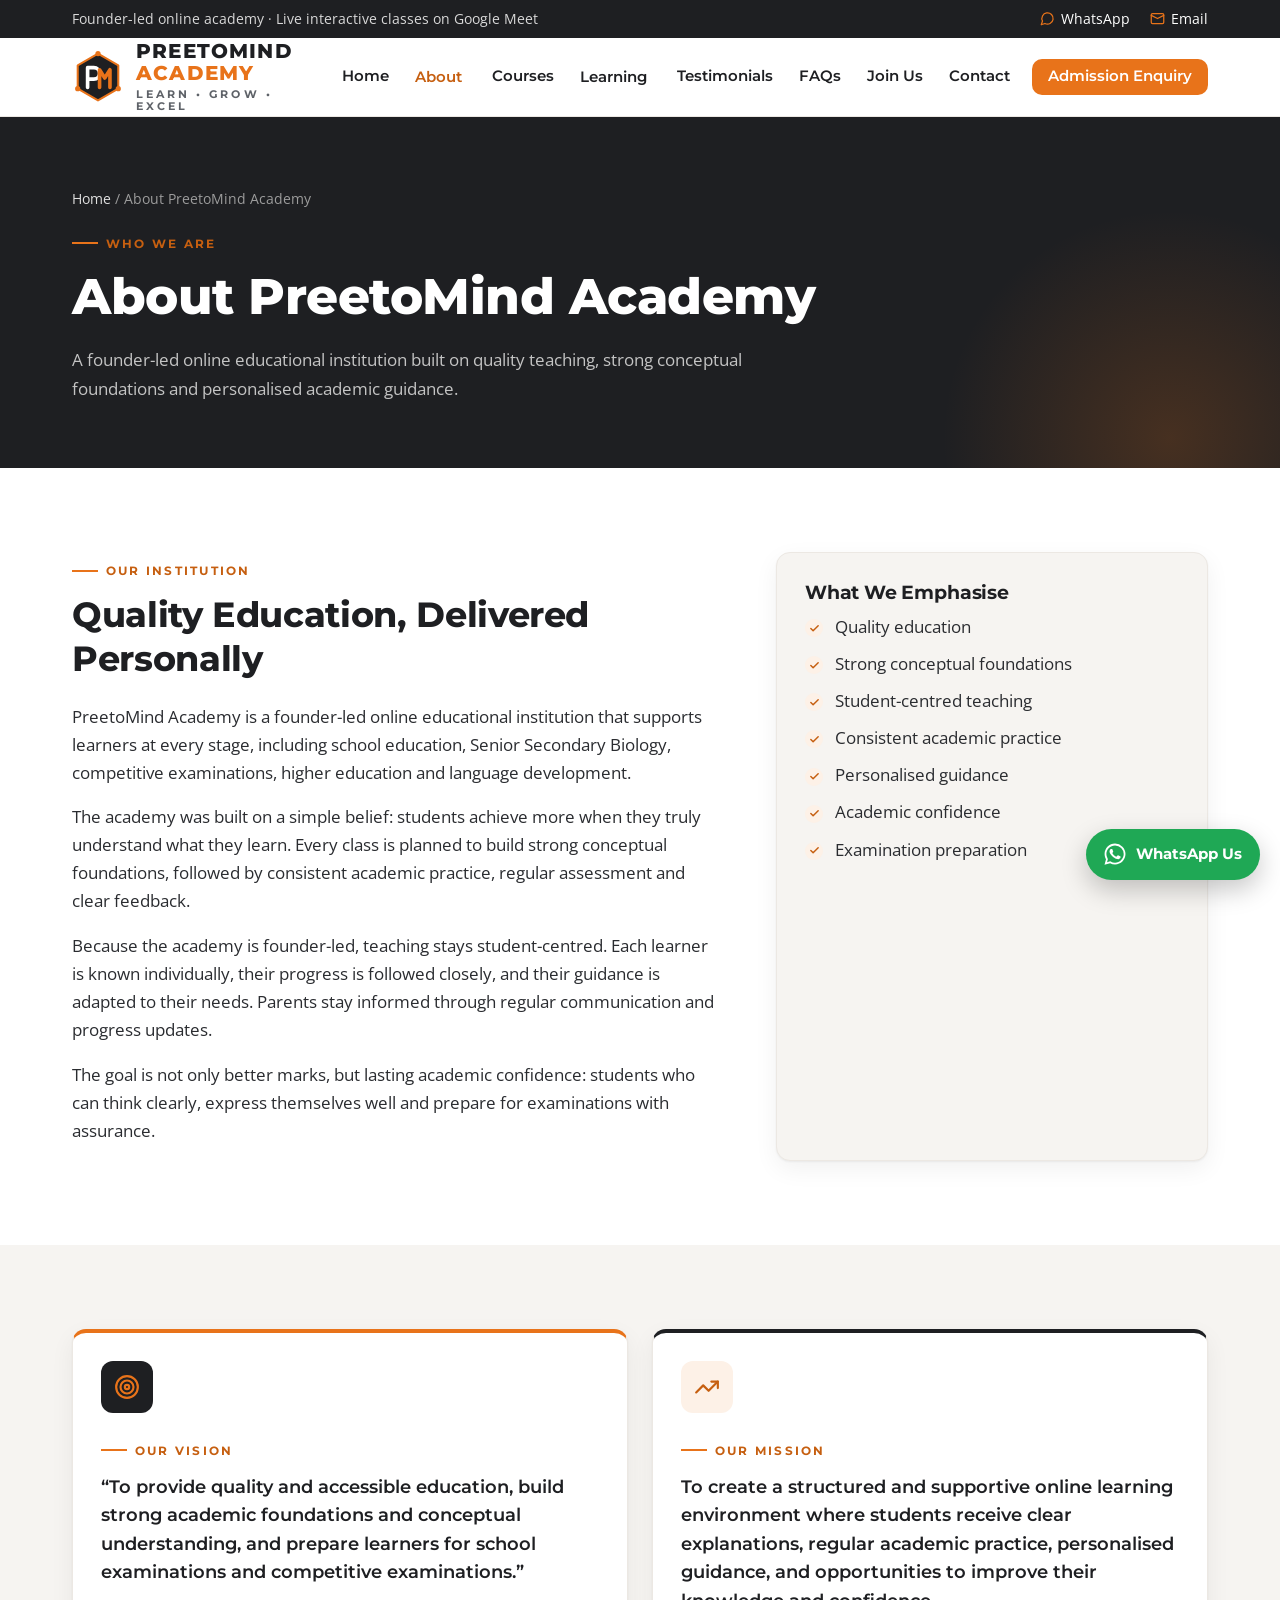
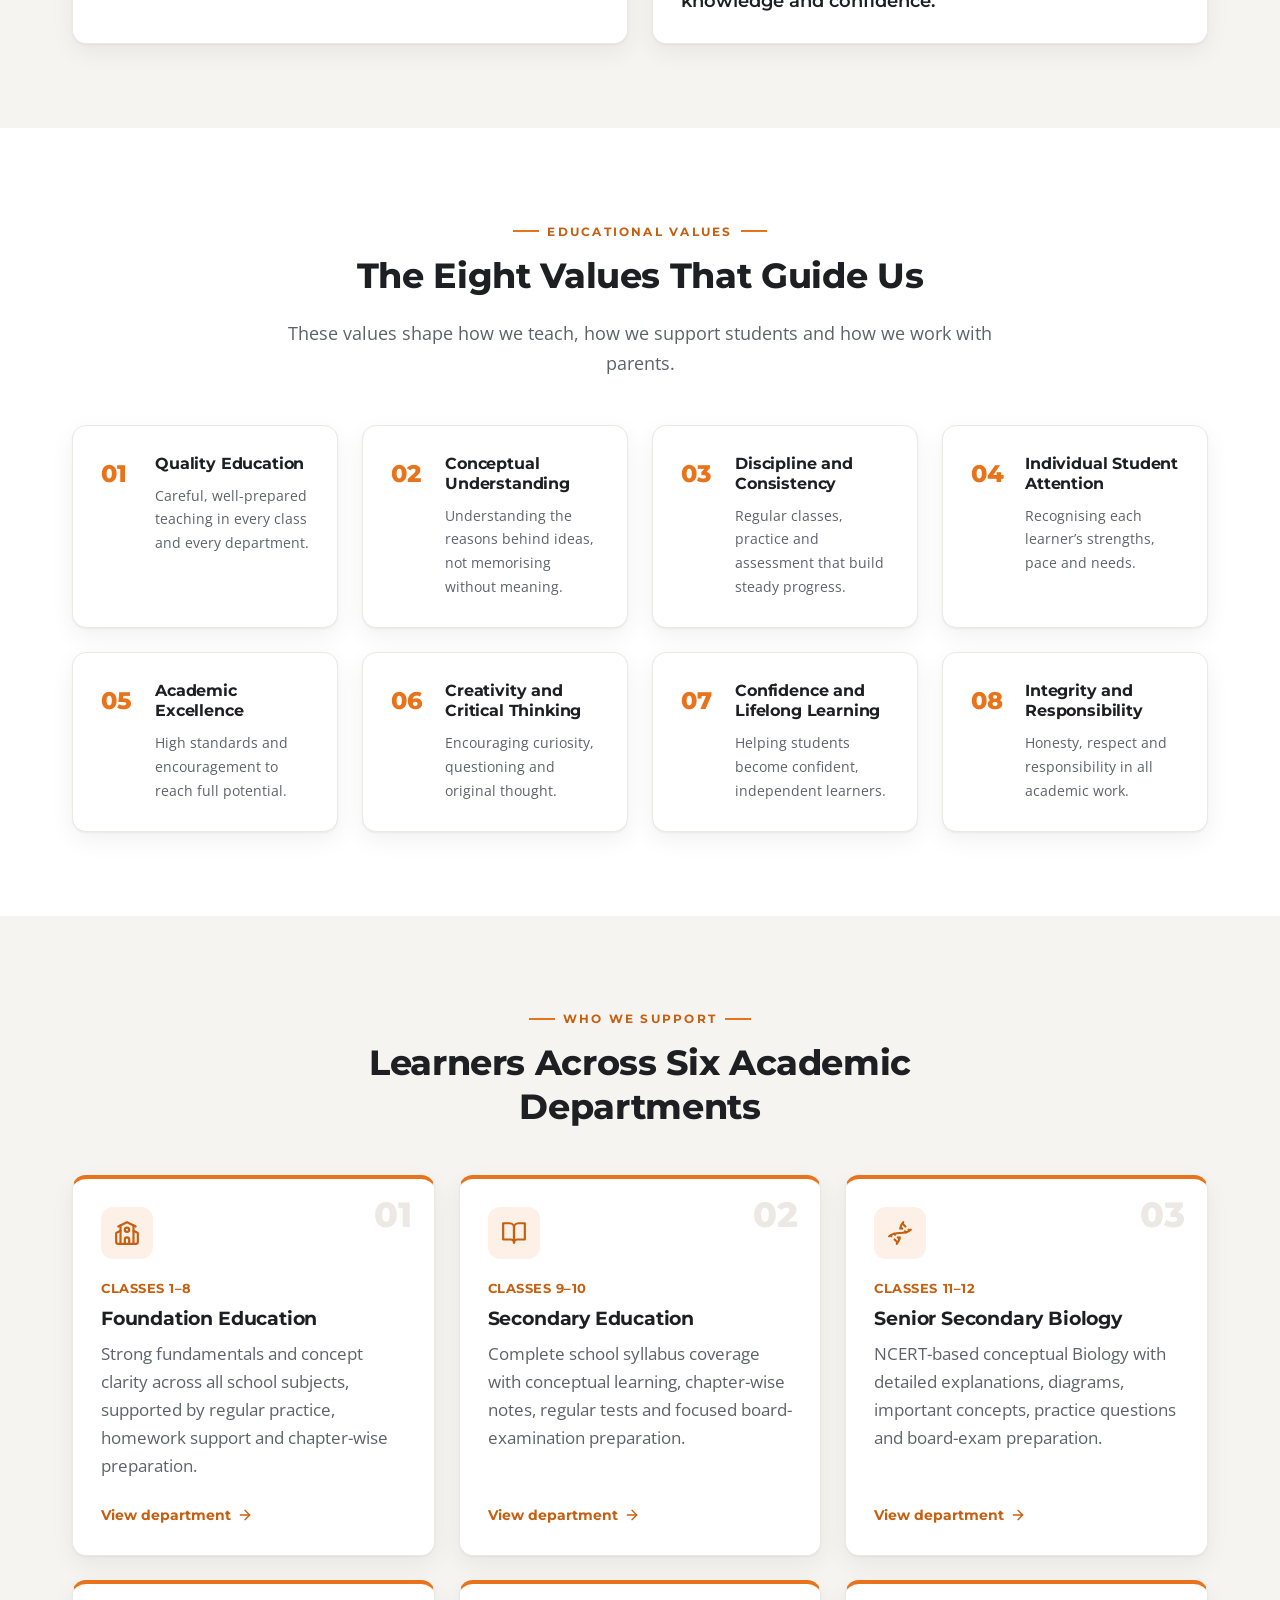
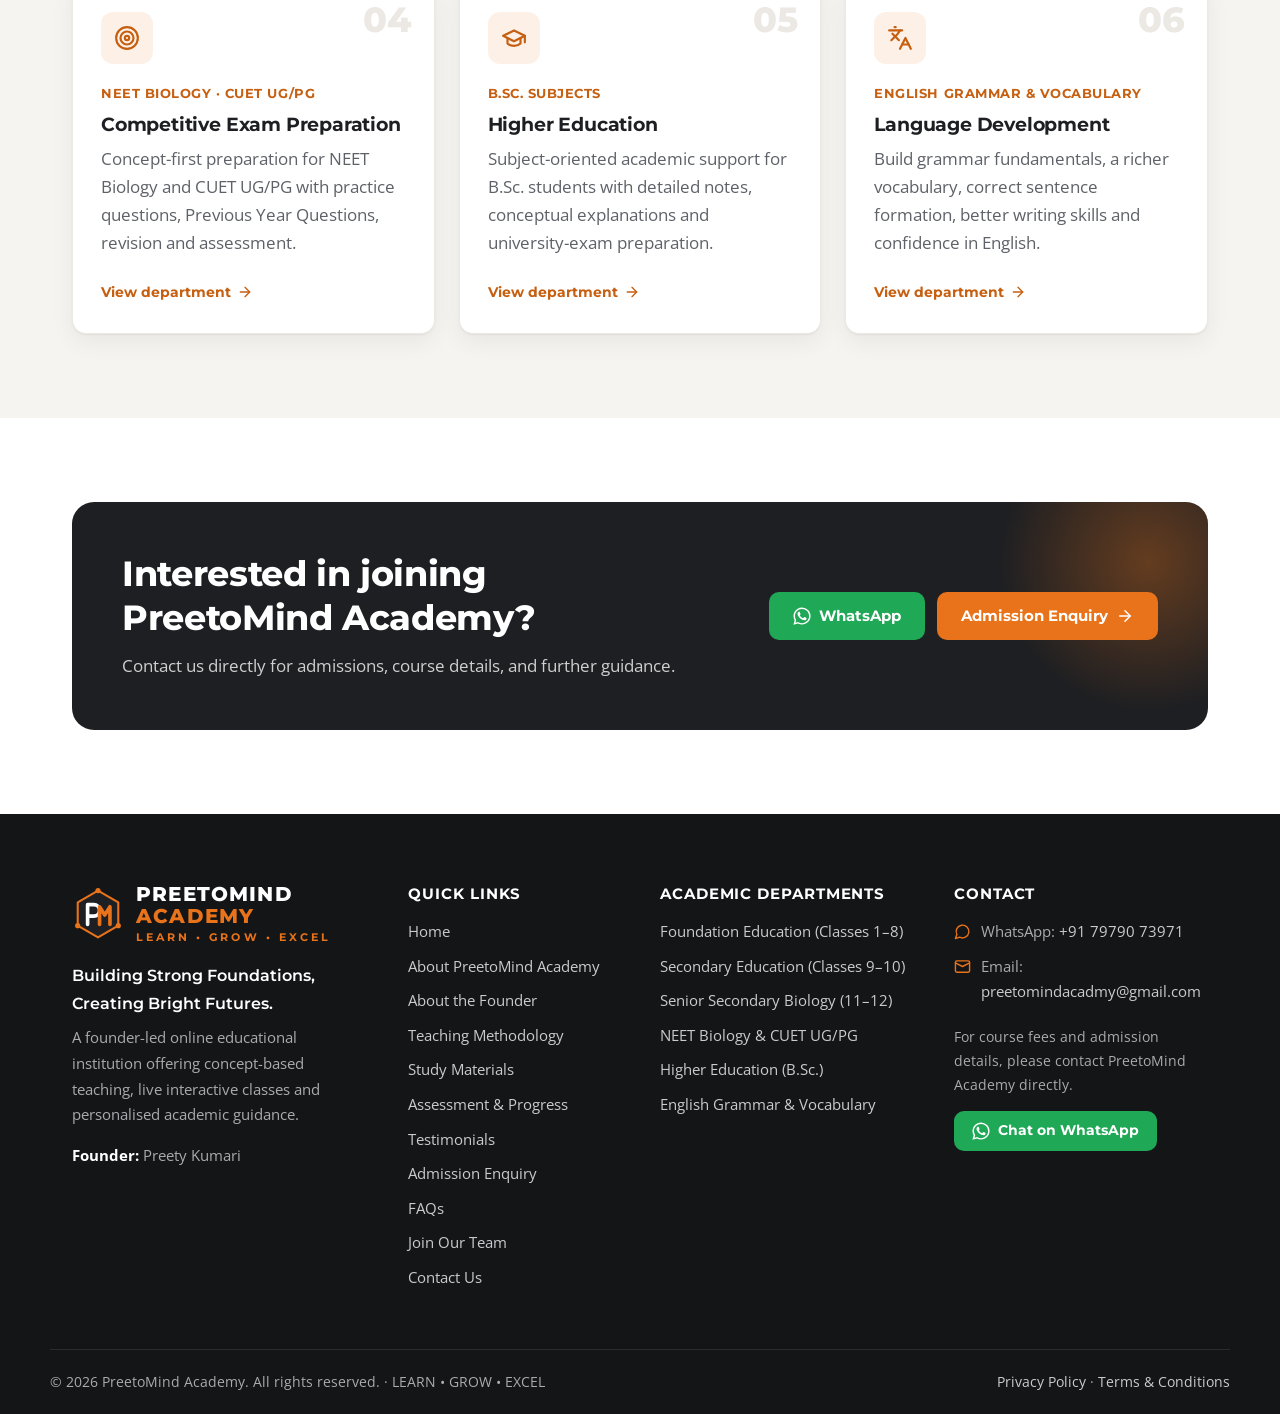
<file: site/about.html>
<!DOCTYPE html>
<html lang="en">
<head>
<meta charset="utf-8">
<meta name="viewport" content="width=device-width, initial-scale=1">
<title>About PreetoMind Academy | Founder-Led Online Education</title>
<meta name="description" content="Learn about PreetoMind Academy, a founder-led online educational institution: our vision, mission and eight educational values for quality, concept-based learning.">
<meta property="og:title" content="About PreetoMind Academy | Founder-Led Online Education">
<meta property="og:description" content="Learn about PreetoMind Academy, a founder-led online educational institution: our vision, mission and eight educational values for quality, concept-based learning.">
<meta property="og:type" content="website">
<meta property="og:image" content="assets/preetomind-logo.svg">
<meta name="theme-color" content="#1E1F22">

<link rel="icon" href="assets/preetomind-logo.svg" type="image/svg+xml">
<link rel="preconnect" href="https://fonts.googleapis.com"><link rel="preconnect" href="https://fonts.gstatic.com" crossorigin><link href="https://fonts.googleapis.com/css2?family=Montserrat:wght@500;600;700;800&family=Open+Sans:wght@400;600&display=swap" rel="stylesheet">
<link rel="stylesheet" href="assets/styles.css">

</head>
<body>
<a class="skip-link" href="#main">Skip to main content</a>
<header class="site-header">
  <div class="topbar"><div class="container">
    <span class="tb-hide">Founder-led online academy &middot; Live interactive classes on Google Meet</span>
    <span class="tb-links">
      <a href="https://wa.me/917979073971?text=Hello%20PreetoMind%20Academy%2C%20I%20would%20like%20to%20know%20more%20about%20admissions."><svg viewBox="0 0 24 24" fill="none" stroke="currentColor" stroke-width="2" stroke-linecap="round" stroke-linejoin="round" aria-hidden="true"><path d="M7.9 20A9 9 0 1 0 4 16.1L2 22Z"/></svg>WhatsApp</a>
      <a href="mailto:preetomindacadmy@gmail.com?subject=Admission%20Enquiry%20-%20PreetoMind%20Academy" class="tb-hide"><svg viewBox="0 0 24 24" fill="none" stroke="currentColor" stroke-width="2" stroke-linecap="round" stroke-linejoin="round" aria-hidden="true"><rect x="2" y="4" width="20" height="16" rx="2"/><path d="m22 7-10 5L2 7"/></svg>Email</a>
    </span>
  </div></div>
  <div class="container nav-wrap">
    <a class="brand" href="index.html" aria-label="PreetoMind Academy - Home"><img class="brand-logo" src="assets/preetomind-logo.svg" alt="PreetoMind Academy logo" width="52" height="52"><span class="brand-text"><span class="brand-name">PREETOMIND <span>ACADEMY</span></span><span class="brand-tag">LEARN • GROW • EXCEL</span></span></a>
    <button class="menu-toggle" type="button" aria-controls="main-nav" aria-expanded="false" aria-label="Open menu"><svg viewBox="0 0 24 24" fill="none" stroke="currentColor" stroke-width="2" stroke-linecap="round" stroke-linejoin="round" aria-hidden="true"><path d="M4 6h16M4 12h16M4 18h16"/></svg></button>
    <nav class="main-nav" id="main-nav" aria-label="Main navigation"><ul><li><a href="index.html">Home</a></li><li class="has-dd active"><button class="dd-toggle" type="button" aria-expanded="false">About<svg class="caret" viewBox="0 0 24 24" fill="none" stroke="currentColor" stroke-width="2" stroke-linecap="round" stroke-linejoin="round" aria-hidden="true"><path d="m6 9 6 6 6-6"/></svg></button><ul class="dropdown"><li><a href="about.html" aria-current="page">About PreetoMind Academy</a></li><li><a href="founder.html">About the Founder</a></li><li><a href="teaching-methodology.html">Teaching Methodology</a></li></ul></li><li><a href="courses.html">Courses</a></li><li class="has-dd"><button class="dd-toggle" type="button" aria-expanded="false">Learning<svg class="caret" viewBox="0 0 24 24" fill="none" stroke="currentColor" stroke-width="2" stroke-linecap="round" stroke-linejoin="round" aria-hidden="true"><path d="m6 9 6 6 6-6"/></svg></button><ul class="dropdown"><li><a href="study-materials.html">Study Materials & Resources</a></li><li><a href="assessment-and-progress.html">Assessment & Progress</a></li></ul></li><li><a href="testimonials.html">Testimonials</a></li><li><a href="faq.html">FAQs</a></li><li><a href="join-our-team.html">Join Us</a></li><li><a href="contact.html">Contact</a></li><li class="nav-cta"><a class="btn btn-primary btn-sm" href="admission-enquiry.html">Admission Enquiry</a></li></ul></nav>
  </div>
</header>
<main id="main">

<section class="page-hero"><div class="container"><div class="breadcrumb"><a href="index.html">Home</a> / About PreetoMind Academy</div><div class="eyebrow">Who We Are</div><h1>About PreetoMind Academy</h1><p>A founder-led online educational institution built on quality teaching, strong conceptual foundations and personalised academic guidance.</p></div></section>
<section><div class="container"><div class="split wide-left">
  <div>
    <div class="eyebrow">Our Institution</div>
    <h2>Quality Education, Delivered Personally</h2>
    <p>PreetoMind Academy is a founder-led online educational institution that supports learners at every stage, including school education, Senior Secondary Biology, competitive examinations, higher education and language development.</p>
    <p>The academy was built on a simple belief: students achieve more when they truly understand what they learn. Every class is planned to build strong conceptual foundations, followed by consistent academic practice, regular assessment and clear feedback.</p>
    <p>Because the academy is founder-led, teaching stays student-centred. Each learner is known individually, their progress is followed closely, and their guidance is adapted to their needs. Parents stay informed through regular communication and progress updates.</p>
    <p>The goal is not only better marks, but lasting academic confidence: students who can think clearly, express themselves well and prepare for examinations with assurance.</p>
  </div>
  <div class="card" style="background:var(--neutral)">
    <h3>What We Emphasise</h3>
    <ul class="checklist"><li>Quality education</li><li>Strong conceptual foundations</li><li>Student-centred teaching</li><li>Consistent academic practice</li><li>Personalised guidance</li><li>Academic confidence</li><li>Examination preparation</li></ul>
  </div>
</div></div></section>

<section class="section-alt"><div class="container"><div class="grid g-2">
  <div class="card" style="border-top:4px solid var(--orange)"><div class="icon-badge dark"><svg viewBox="0 0 24 24" fill="none" stroke="currentColor" stroke-width="2" stroke-linecap="round" stroke-linejoin="round" aria-hidden="true"><circle cx="12" cy="12" r="10"/><circle cx="12" cy="12" r="6"/><circle cx="12" cy="12" r="2"/></svg></div>
    <div class="eyebrow">Our Vision</div>
    <p style="font-family:var(--font-head);font-size:1.15rem;font-weight:600;color:var(--charcoal);line-height:1.55">“To provide quality and accessible education, build strong academic foundations and conceptual understanding, and prepare learners for school examinations and competitive examinations.”</p></div>
  <div class="card" style="border-top:4px solid var(--charcoal)"><div class="icon-badge"><svg viewBox="0 0 24 24" fill="none" stroke="currentColor" stroke-width="2" stroke-linecap="round" stroke-linejoin="round" aria-hidden="true"><path d="m22 7-8.5 8.5-5-5L2 17"/><path d="M16 7h6v6"/></svg></div>
    <div class="eyebrow">Our Mission</div>
    <p style="font-family:var(--font-head);font-size:1.15rem;font-weight:600;color:var(--charcoal);line-height:1.55">To create a structured and supportive online learning environment where students receive clear explanations, regular academic practice, personalised guidance, and opportunities to improve their knowledge and confidence.</p></div>
</div></div></section>

<section><div class="container">
  <div class="section-head center"><div class="eyebrow">Educational Values</div><h2>The Eight Values That Guide Us</h2>
  <p class="lead">These values shape how we teach, how we support students and how we work with parents.</p></div>
  <div class="grid g-4"><div class="card value"><span class="num">01</span><div><h4>Quality Education</h4><p class="small mb-0">Careful, well-prepared teaching in every class and every department.</p></div></div><div class="card value"><span class="num">02</span><div><h4>Conceptual Understanding</h4><p class="small mb-0">Understanding the reasons behind ideas, not memorising without meaning.</p></div></div><div class="card value"><span class="num">03</span><div><h4>Discipline and Consistency</h4><p class="small mb-0">Regular classes, practice and assessment that build steady progress.</p></div></div><div class="card value"><span class="num">04</span><div><h4>Individual Student Attention</h4><p class="small mb-0">Recognising each learner’s strengths, pace and needs.</p></div></div><div class="card value"><span class="num">05</span><div><h4>Academic Excellence</h4><p class="small mb-0">High standards and encouragement to reach full potential.</p></div></div><div class="card value"><span class="num">06</span><div><h4>Creativity and Critical Thinking</h4><p class="small mb-0">Encouraging curiosity, questioning and original thought.</p></div></div><div class="card value"><span class="num">07</span><div><h4>Confidence and Lifelong Learning</h4><p class="small mb-0">Helping students become confident, independent learners.</p></div></div><div class="card value"><span class="num">08</span><div><h4>Integrity and Responsibility</h4><p class="small mb-0">Honesty, respect and responsibility in all academic work.</p></div></div></div>
</div></section>

<section class="section-alt"><div class="container">
  <div class="section-head center"><div class="eyebrow">Who We Support</div><h2>Learners Across Six Academic Departments</h2></div>
  <div class="grid g-3"><article class="card dept-card"><span class="dept-num" aria-hidden="true">01</span><div class="icon-badge"><svg viewBox="0 0 24 24" fill="none" stroke="currentColor" stroke-width="2" stroke-linecap="round" stroke-linejoin="round" aria-hidden="true"><path d="m4 6 8-4 8 4"/><path d="m18 10 4 2v8a2 2 0 0 1-2 2H4a2 2 0 0 1-2-2v-8l4-2"/><path d="M14 22v-4a2 2 0 0 0-4 0v4"/><path d="M18 5v17"/><path d="M6 5v17"/><circle cx="12" cy="9" r="2"/></svg></div><div class="meta">Classes 1–8</div><h3>Foundation Education</h3><p>Strong fundamentals and concept clarity across all school subjects, supported by regular practice, homework support and chapter-wise preparation.</p><a class="more" href="courses.html#foundation">View department <svg viewBox="0 0 24 24" fill="none" stroke="currentColor" stroke-width="2" stroke-linecap="round" stroke-linejoin="round" aria-hidden="true"><path d="M5 12h14"/><path d="m12 5 7 7-7 7"/></svg></a></article><article class="card dept-card"><span class="dept-num" aria-hidden="true">02</span><div class="icon-badge"><svg viewBox="0 0 24 24" fill="none" stroke="currentColor" stroke-width="2" stroke-linecap="round" stroke-linejoin="round" aria-hidden="true"><path d="M2 3h6a4 4 0 0 1 4 4v14a3 3 0 0 0-3-3H2z"/><path d="M22 3h-6a4 4 0 0 0-4 4v14a3 3 0 0 1 3-3h7z"/></svg></div><div class="meta">Classes 9–10</div><h3>Secondary Education</h3><p>Complete school syllabus coverage with conceptual learning, chapter-wise notes, regular tests and focused board-examination preparation.</p><a class="more" href="courses.html#secondary">View department <svg viewBox="0 0 24 24" fill="none" stroke="currentColor" stroke-width="2" stroke-linecap="round" stroke-linejoin="round" aria-hidden="true"><path d="M5 12h14"/><path d="m12 5 7 7-7 7"/></svg></a></article><article class="card dept-card"><span class="dept-num" aria-hidden="true">03</span><div class="icon-badge"><svg viewBox="0 0 24 24" fill="none" stroke="currentColor" stroke-width="2" stroke-linecap="round" stroke-linejoin="round" aria-hidden="true"><path d="M2 15c6.667-6 13.333 0 20-6"/><path d="M9 22c1.798-1.998 2.518-3.995 2.807-5.993"/><path d="M15 2c-1.798 1.998-2.518 3.995-2.807 5.993"/><path d="m17 6-2.5-2.5"/><path d="m14 8-1-1"/><path d="m7 18 2.5 2.5"/><path d="m3.5 14.5.5.5"/><path d="m20 9 .5.5"/><path d="m6.5 12.5 1 1"/><path d="m16.5 10.5 1 1"/><path d="m10 16 1.5 1.5"/></svg></div><div class="meta">Classes 11–12</div><h3>Senior Secondary Biology</h3><p>NCERT-based conceptual Biology with detailed explanations, diagrams, important concepts, practice questions and board-exam preparation.</p><a class="more" href="courses.html#senior-secondary-biology">View department <svg viewBox="0 0 24 24" fill="none" stroke="currentColor" stroke-width="2" stroke-linecap="round" stroke-linejoin="round" aria-hidden="true"><path d="M5 12h14"/><path d="m12 5 7 7-7 7"/></svg></a></article><article class="card dept-card"><span class="dept-num" aria-hidden="true">04</span><div class="icon-badge"><svg viewBox="0 0 24 24" fill="none" stroke="currentColor" stroke-width="2" stroke-linecap="round" stroke-linejoin="round" aria-hidden="true"><circle cx="12" cy="12" r="10"/><circle cx="12" cy="12" r="6"/><circle cx="12" cy="12" r="2"/></svg></div><div class="meta">NEET Biology · CUET UG/PG</div><h3>Competitive Exam Preparation</h3><p>Concept-first preparation for NEET Biology and CUET UG/PG with practice questions, Previous Year Questions, revision and assessment.</p><a class="more" href="courses.html#competitive-exams">View department <svg viewBox="0 0 24 24" fill="none" stroke="currentColor" stroke-width="2" stroke-linecap="round" stroke-linejoin="round" aria-hidden="true"><path d="M5 12h14"/><path d="m12 5 7 7-7 7"/></svg></a></article><article class="card dept-card"><span class="dept-num" aria-hidden="true">05</span><div class="icon-badge"><svg viewBox="0 0 24 24" fill="none" stroke="currentColor" stroke-width="2" stroke-linecap="round" stroke-linejoin="round" aria-hidden="true"><path d="M22 10v6"/><path d="M2 10l10-5 10 5-10 5z"/><path d="M6 12v5c3 3 9 3 12 0v-5"/></svg></div><div class="meta">B.Sc. Subjects</div><h3>Higher Education</h3><p>Subject-oriented academic support for B.Sc. students with detailed notes, conceptual explanations and university-exam preparation.</p><a class="more" href="courses.html#higher-education">View department <svg viewBox="0 0 24 24" fill="none" stroke="currentColor" stroke-width="2" stroke-linecap="round" stroke-linejoin="round" aria-hidden="true"><path d="M5 12h14"/><path d="m12 5 7 7-7 7"/></svg></a></article><article class="card dept-card"><span class="dept-num" aria-hidden="true">06</span><div class="icon-badge"><svg viewBox="0 0 24 24" fill="none" stroke="currentColor" stroke-width="2" stroke-linecap="round" stroke-linejoin="round" aria-hidden="true"><path d="m5 8 6 6"/><path d="m4 14 6-6 2-3"/><path d="M2 5h12"/><path d="M7 2h1"/><path d="m22 22-5-10-5 10"/><path d="M14 18h6"/></svg></div><div class="meta">English Grammar & Vocabulary</div><h3>Language Development</h3><p>Build grammar fundamentals, a richer vocabulary, correct sentence formation, better writing skills and confidence in English.</p><a class="more" href="courses.html#language-development">View department <svg viewBox="0 0 24 24" fill="none" stroke="currentColor" stroke-width="2" stroke-linecap="round" stroke-linejoin="round" aria-hidden="true"><path d="M5 12h14"/><path d="m12 5 7 7-7 7"/></svg></a></article></div>
</div></section>
<section><div class="container"><div class="cta-band">
  <div><h2>Interested in joining PreetoMind Academy?</h2><p>Contact us directly for admissions, course details, and further guidance.</p></div>
  <div class="btn-row">
    <a class="btn btn-whatsapp" href="https://wa.me/917979073971?text=Hello%20PreetoMind%20Academy%2C%20I%20would%20like%20to%20know%20more%20about%20admissions."><svg viewBox="0 0 24 24" fill="currentColor" aria-hidden="true"><path d="M17.47 14.38c-.3-.15-1.75-.86-2.02-.96-.27-.1-.47-.15-.67.15-.2.3-.77.96-.94 1.16-.17.2-.35.22-.64.07-.3-.15-1.25-.46-2.38-1.47-.88-.79-1.47-1.76-1.65-2.05-.17-.3-.02-.46.13-.6.13-.14.3-.35.45-.52.15-.17.2-.3.3-.5.1-.2.05-.37-.02-.52-.08-.15-.67-1.61-.92-2.2-.24-.58-.49-.5-.67-.5h-.57c-.2 0-.52.07-.79.37-.27.3-1.04 1.02-1.04 2.48s1.07 2.88 1.21 3.08c.15.2 2.1 3.2 5.08 4.49.71.31 1.26.49 1.7.63.71.22 1.36.19 1.87.12.57-.09 1.75-.72 2-1.41.25-.69.25-1.29.17-1.41-.07-.12-.27-.2-.57-.35zM12.05 21.5h-.01a9.43 9.43 0 0 1-4.8-1.31l-.35-.2-3.57.93.95-3.48-.22-.36a9.42 9.42 0 0 1-1.45-5.03c0-5.2 4.24-9.44 9.46-9.44a9.4 9.4 0 0 1 6.68 2.77 9.38 9.38 0 0 1 2.77 6.68c0 5.21-4.24 9.44-9.46 9.44zm8.05-17.5A11.32 11.32 0 0 0 12.05.66C5.77.66.66 5.77.66 12.04c0 2 .53 3.96 1.52 5.69L.57 23.64l6.05-1.59a11.36 11.36 0 0 0 5.43 1.38h.01c6.27 0 11.38-5.1 11.38-11.38 0-3.04-1.18-5.9-3.34-8.05z"/></svg>WhatsApp</a>
    <a class="btn btn-primary" href="admission-enquiry.html">Admission Enquiry <svg viewBox="0 0 24 24" fill="none" stroke="currentColor" stroke-width="2" stroke-linecap="round" stroke-linejoin="round" aria-hidden="true"><path d="M5 12h14"/><path d="m12 5 7 7-7 7"/></svg></a>
  </div>
</div></div></section>

</main>
<footer class="site-footer">
  <div class="container footer-grid">
    <div>
      <a class="brand" href="index.html" aria-label="PreetoMind Academy - Home"><img class="brand-logo" src="assets/preetomind-logo.svg" alt="PreetoMind Academy logo" width="52" height="52"><span class="brand-text"><span class="brand-name">PREETOMIND <span>ACADEMY</span></span><span class="brand-tag">LEARN • GROW • EXCEL</span></span></a>
      <p class="footer-statement">Building Strong Foundations, Creating Bright Futures.</p>
      <p>A founder-led online educational institution offering concept-based teaching, live interactive classes and personalised academic guidance.</p>
      <p class="mb-0"><strong style="color:#fff">Founder:</strong> Preety Kumari</p>
    </div>
    <div><h4>Quick Links</h4><ul><li><a href="index.html">Home</a></li><li><a href="about.html">About PreetoMind Academy</a></li><li><a href="founder.html">About the Founder</a></li><li><a href="teaching-methodology.html">Teaching Methodology</a></li><li><a href="study-materials.html">Study Materials</a></li><li><a href="assessment-and-progress.html">Assessment & Progress</a></li><li><a href="testimonials.html">Testimonials</a></li><li><a href="admission-enquiry.html">Admission Enquiry</a></li><li><a href="faq.html">FAQs</a></li><li><a href="join-our-team.html">Join Our Team</a></li><li><a href="contact.html">Contact Us</a></li></ul></div>
    <div><h4>Academic Departments</h4><ul><li><a href="courses.html#foundation">Foundation Education (Classes 1–8)</a></li><li><a href="courses.html#secondary">Secondary Education (Classes 9–10)</a></li><li><a href="courses.html#senior-secondary-biology">Senior Secondary Biology (11–12)</a></li><li><a href="courses.html#competitive-exams">NEET Biology & CUET UG/PG</a></li><li><a href="courses.html#higher-education">Higher Education (B.Sc.)</a></li><li><a href="courses.html#language-development">English Grammar & Vocabulary</a></li></ul></div>
    <div><h4>Contact</h4><ul class="footer-contact">
      <li><svg viewBox="0 0 24 24" fill="none" stroke="currentColor" stroke-width="2" stroke-linecap="round" stroke-linejoin="round" aria-hidden="true"><path d="M7.9 20A9 9 0 1 0 4 16.1L2 22Z"/></svg><span>WhatsApp: <a href="https://wa.me/917979073971?text=Hello%20PreetoMind%20Academy%2C%20I%20would%20like%20to%20know%20more%20about%20admissions.">+91 79790 73971</a></span></li>
      <li><svg viewBox="0 0 24 24" fill="none" stroke="currentColor" stroke-width="2" stroke-linecap="round" stroke-linejoin="round" aria-hidden="true"><rect x="2" y="4" width="20" height="16" rx="2"/><path d="m22 7-10 5L2 7"/></svg><span>Email: <a href="mailto:preetomindacadmy@gmail.com?subject=Admission%20Enquiry%20-%20PreetoMind%20Academy">preetomindacadmy@gmail.com</a></span></li>
    </ul>
    <p class="small mt-2">For course fees and admission details, please contact PreetoMind Academy directly.</p>
    <a class="btn btn-whatsapp btn-sm" href="https://wa.me/917979073971?text=Hello%20PreetoMind%20Academy%2C%20I%20would%20like%20to%20know%20more%20about%20admissions."><svg viewBox="0 0 24 24" fill="currentColor" aria-hidden="true"><path d="M17.47 14.38c-.3-.15-1.75-.86-2.02-.96-.27-.1-.47-.15-.67.15-.2.3-.77.96-.94 1.16-.17.2-.35.22-.64.07-.3-.15-1.25-.46-2.38-1.47-.88-.79-1.47-1.76-1.65-2.05-.17-.3-.02-.46.13-.6.13-.14.3-.35.45-.52.15-.17.2-.3.3-.5.1-.2.05-.37-.02-.52-.08-.15-.67-1.61-.92-2.2-.24-.58-.49-.5-.67-.5h-.57c-.2 0-.52.07-.79.37-.27.3-1.04 1.02-1.04 2.48s1.07 2.88 1.21 3.08c.15.2 2.1 3.2 5.08 4.49.71.31 1.26.49 1.7.63.71.22 1.36.19 1.87.12.57-.09 1.75-.72 2-1.41.25-.69.25-1.29.17-1.41-.07-.12-.27-.2-.57-.35zM12.05 21.5h-.01a9.43 9.43 0 0 1-4.8-1.31l-.35-.2-3.57.93.95-3.48-.22-.36a9.42 9.42 0 0 1-1.45-5.03c0-5.2 4.24-9.44 9.46-9.44a9.4 9.4 0 0 1 6.68 2.77 9.38 9.38 0 0 1 2.77 6.68c0 5.21-4.24 9.44-9.46 9.44zm8.05-17.5A11.32 11.32 0 0 0 12.05.66C5.77.66.66 5.77.66 12.04c0 2 .53 3.96 1.52 5.69L.57 23.64l6.05-1.59a11.36 11.36 0 0 0 5.43 1.38h.01c6.27 0 11.38-5.1 11.38-11.38 0-3.04-1.18-5.9-3.34-8.05z"/></svg>Chat on WhatsApp</a>
    </div>
  </div>
  <div class="container footer-bottom">
    <span>&copy; <span id="year">2026</span> PreetoMind Academy. All rights reserved. &middot; LEARN • GROW • EXCEL</span>
    <span><a href="privacy-policy.html">Privacy Policy</a> &middot; <a href="terms-and-conditions.html">Terms &amp; Conditions</a></span>
  </div>
</footer>
<a class="wa-float" href="https://wa.me/917979073971?text=Hello%20PreetoMind%20Academy%2C%20I%20would%20like%20to%20know%20more%20about%20admissions." aria-label="Contact PreetoMind Academy on WhatsApp"><svg viewBox="0 0 24 24" fill="currentColor" aria-hidden="true"><path d="M17.47 14.38c-.3-.15-1.75-.86-2.02-.96-.27-.1-.47-.15-.67.15-.2.3-.77.96-.94 1.16-.17.2-.35.22-.64.07-.3-.15-1.25-.46-2.38-1.47-.88-.79-1.47-1.76-1.65-2.05-.17-.3-.02-.46.13-.6.13-.14.3-.35.45-.52.15-.17.2-.3.3-.5.1-.2.05-.37-.02-.52-.08-.15-.67-1.61-.92-2.2-.24-.58-.49-.5-.67-.5h-.57c-.2 0-.52.07-.79.37-.27.3-1.04 1.02-1.04 2.48s1.07 2.88 1.21 3.08c.15.2 2.1 3.2 5.08 4.49.71.31 1.26.49 1.7.63.71.22 1.36.19 1.87.12.57-.09 1.75-.72 2-1.41.25-.69.25-1.29.17-1.41-.07-.12-.27-.2-.57-.35zM12.05 21.5h-.01a9.43 9.43 0 0 1-4.8-1.31l-.35-.2-3.57.93.95-3.48-.22-.36a9.42 9.42 0 0 1-1.45-5.03c0-5.2 4.24-9.44 9.46-9.44a9.4 9.4 0 0 1 6.68 2.77 9.38 9.38 0 0 1 2.77 6.68c0 5.21-4.24 9.44-9.46 9.44zm8.05-17.5A11.32 11.32 0 0 0 12.05.66C5.77.66.66 5.77.66 12.04c0 2 .53 3.96 1.52 5.69L.57 23.64l6.05-1.59a11.36 11.36 0 0 0 5.43 1.38h.01c6.27 0 11.38-5.1 11.38-11.38 0-3.04-1.18-5.9-3.34-8.05z"/></svg><span>WhatsApp Us</span></a>
<script src="assets/main.js"></script>
</body>
</html>
</file>
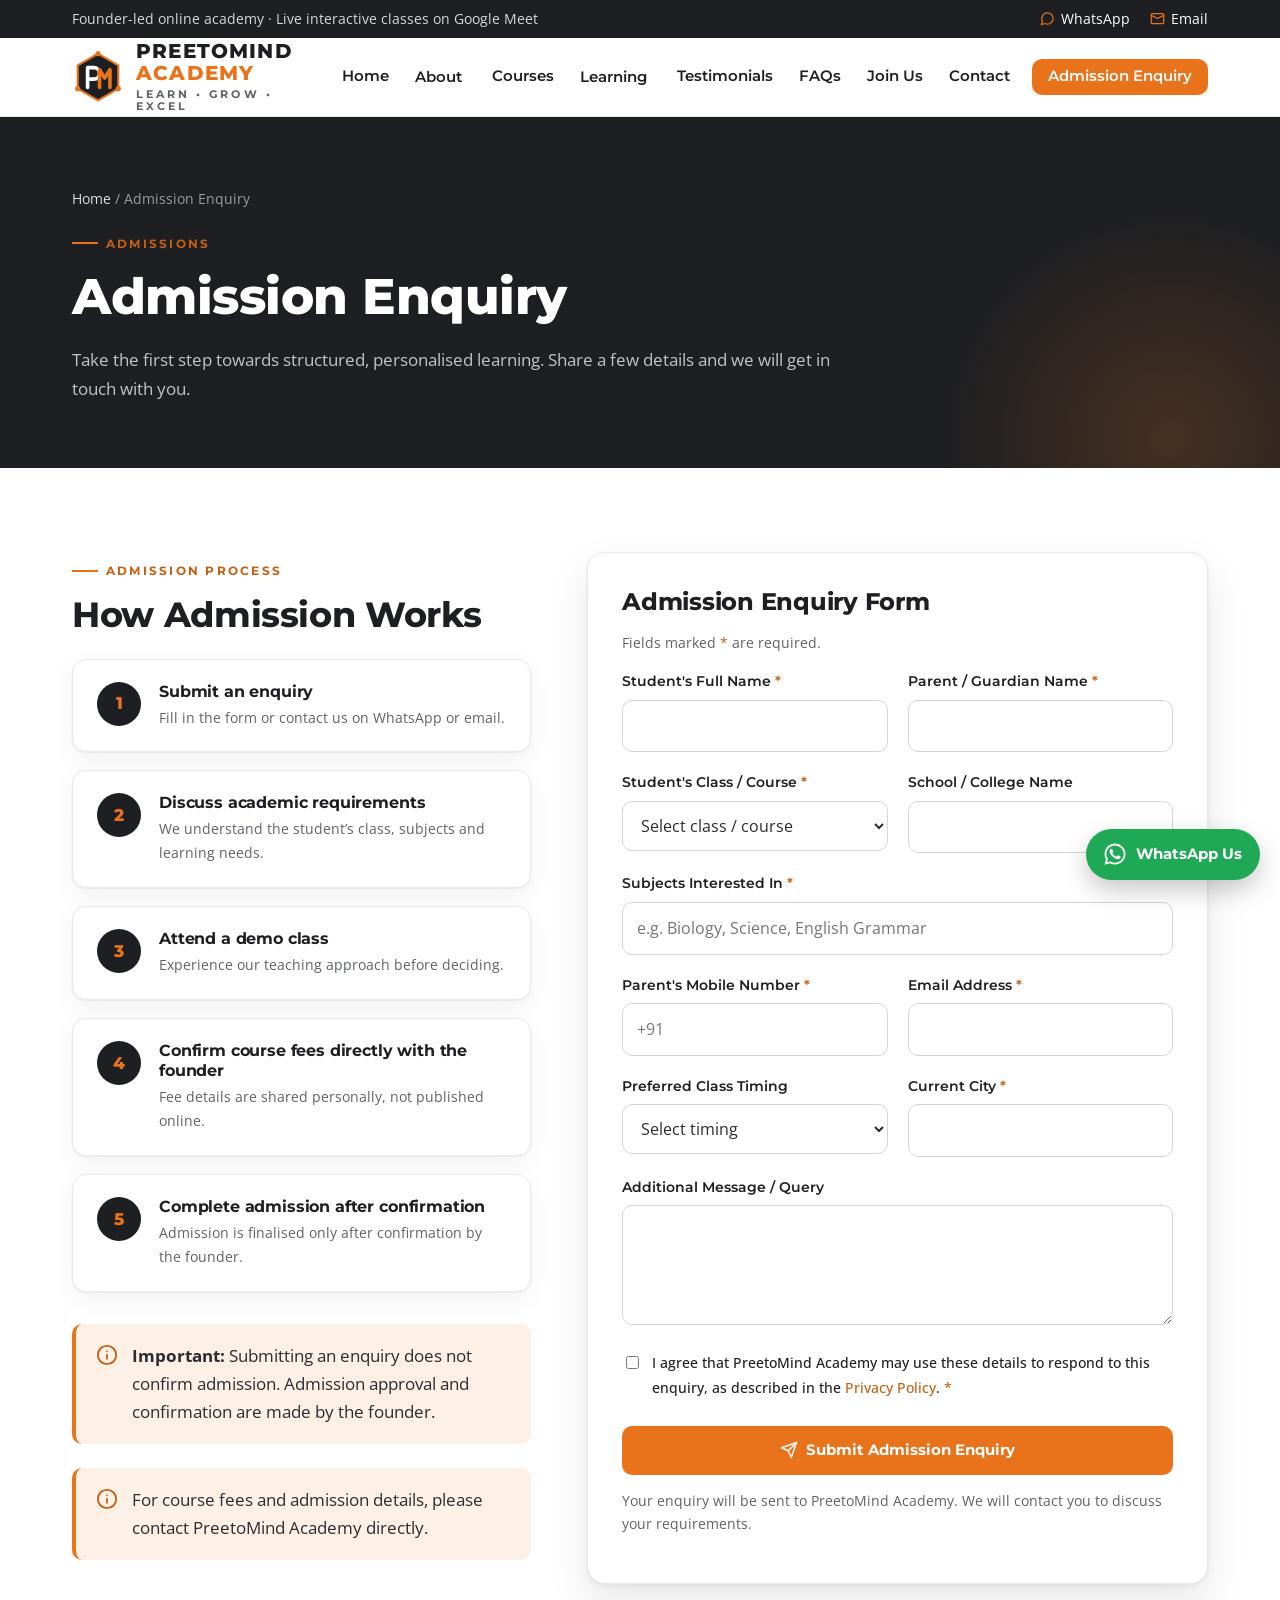
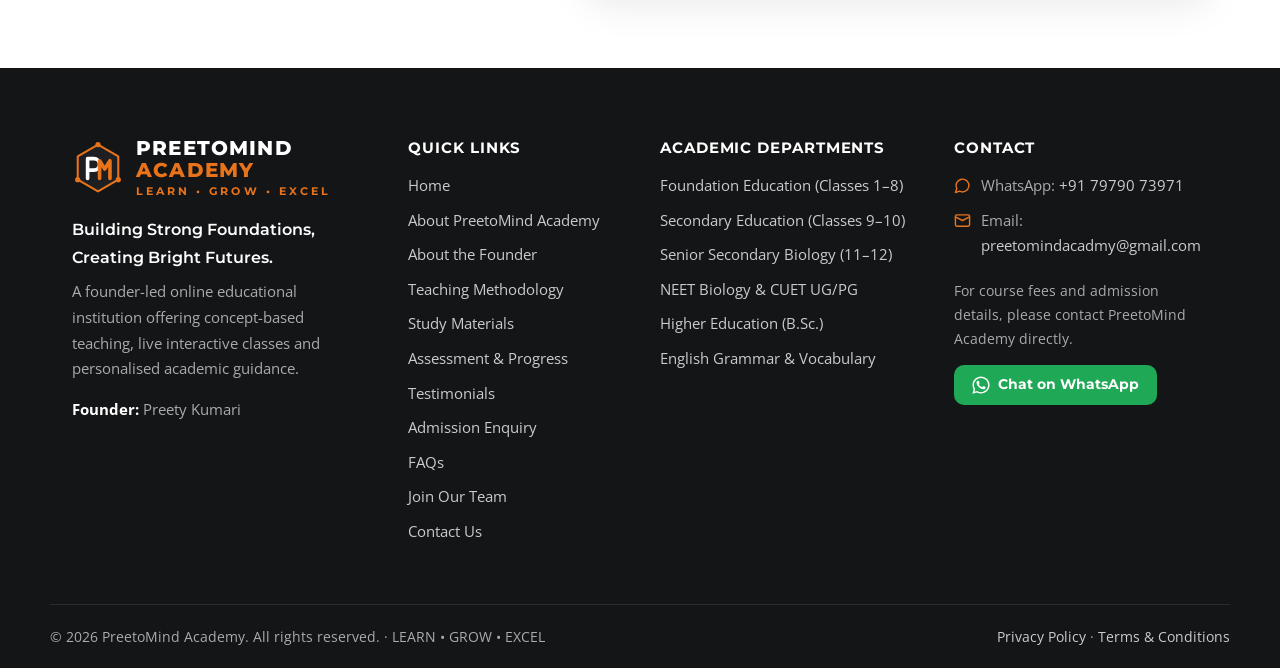
<file: site/admission-enquiry.html>
<!DOCTYPE html>
<html lang="en">
<head>
<meta charset="utf-8">
<meta name="viewport" content="width=device-width, initial-scale=1">
<title>Admission Enquiry | Join PreetoMind Academy Online Classes</title>
<meta name="description" content="Submit an admission enquiry to PreetoMind Academy for online classes in Classes 1–12, Biology, NEET Biology, CUET UG/PG, B.Sc. subjects and English Grammar &amp; Vocabulary.">
<meta property="og:title" content="Admission Enquiry | Join PreetoMind Academy Online Classes">
<meta property="og:description" content="Submit an admission enquiry to PreetoMind Academy for online classes in Classes 1–12, Biology, NEET Biology, CUET UG/PG, B.Sc. subjects and English Grammar &amp; Vocabulary.">
<meta property="og:type" content="website">
<meta property="og:image" content="assets/preetomind-logo.svg">
<meta name="theme-color" content="#1E1F22">

<link rel="icon" href="assets/preetomind-logo.svg" type="image/svg+xml">
<link rel="preconnect" href="https://fonts.googleapis.com"><link rel="preconnect" href="https://fonts.gstatic.com" crossorigin><link href="https://fonts.googleapis.com/css2?family=Montserrat:wght@500;600;700;800&family=Open+Sans:wght@400;600&display=swap" rel="stylesheet">
<link rel="stylesheet" href="assets/styles.css">

</head>
<body>
<a class="skip-link" href="#main">Skip to main content</a>
<header class="site-header">
  <div class="topbar"><div class="container">
    <span class="tb-hide">Founder-led online academy &middot; Live interactive classes on Google Meet</span>
    <span class="tb-links">
      <a href="https://wa.me/917979073971?text=Hello%20PreetoMind%20Academy%2C%20I%20would%20like%20to%20know%20more%20about%20admissions."><svg viewBox="0 0 24 24" fill="none" stroke="currentColor" stroke-width="2" stroke-linecap="round" stroke-linejoin="round" aria-hidden="true"><path d="M7.9 20A9 9 0 1 0 4 16.1L2 22Z"/></svg>WhatsApp</a>
      <a href="mailto:preetomindacadmy@gmail.com?subject=Admission%20Enquiry%20-%20PreetoMind%20Academy" class="tb-hide"><svg viewBox="0 0 24 24" fill="none" stroke="currentColor" stroke-width="2" stroke-linecap="round" stroke-linejoin="round" aria-hidden="true"><rect x="2" y="4" width="20" height="16" rx="2"/><path d="m22 7-10 5L2 7"/></svg>Email</a>
    </span>
  </div></div>
  <div class="container nav-wrap">
    <a class="brand" href="index.html" aria-label="PreetoMind Academy - Home"><img class="brand-logo" src="assets/preetomind-logo.svg" alt="PreetoMind Academy logo" width="52" height="52"><span class="brand-text"><span class="brand-name">PREETOMIND <span>ACADEMY</span></span><span class="brand-tag">LEARN • GROW • EXCEL</span></span></a>
    <button class="menu-toggle" type="button" aria-controls="main-nav" aria-expanded="false" aria-label="Open menu"><svg viewBox="0 0 24 24" fill="none" stroke="currentColor" stroke-width="2" stroke-linecap="round" stroke-linejoin="round" aria-hidden="true"><path d="M4 6h16M4 12h16M4 18h16"/></svg></button>
    <nav class="main-nav" id="main-nav" aria-label="Main navigation"><ul><li><a href="index.html">Home</a></li><li class="has-dd"><button class="dd-toggle" type="button" aria-expanded="false">About<svg class="caret" viewBox="0 0 24 24" fill="none" stroke="currentColor" stroke-width="2" stroke-linecap="round" stroke-linejoin="round" aria-hidden="true"><path d="m6 9 6 6 6-6"/></svg></button><ul class="dropdown"><li><a href="about.html">About PreetoMind Academy</a></li><li><a href="founder.html">About the Founder</a></li><li><a href="teaching-methodology.html">Teaching Methodology</a></li></ul></li><li><a href="courses.html">Courses</a></li><li class="has-dd"><button class="dd-toggle" type="button" aria-expanded="false">Learning<svg class="caret" viewBox="0 0 24 24" fill="none" stroke="currentColor" stroke-width="2" stroke-linecap="round" stroke-linejoin="round" aria-hidden="true"><path d="m6 9 6 6 6-6"/></svg></button><ul class="dropdown"><li><a href="study-materials.html">Study Materials & Resources</a></li><li><a href="assessment-and-progress.html">Assessment & Progress</a></li></ul></li><li><a href="testimonials.html">Testimonials</a></li><li><a href="faq.html">FAQs</a></li><li><a href="join-our-team.html">Join Us</a></li><li><a href="contact.html">Contact</a></li><li class="nav-cta"><a class="btn btn-primary btn-sm" href="admission-enquiry.html" aria-current="page">Admission Enquiry</a></li></ul></nav>
  </div>
</header>
<main id="main">

<section class="page-hero"><div class="container"><div class="breadcrumb"><a href="index.html">Home</a> / Admission Enquiry</div><div class="eyebrow">Admissions</div><h1>Admission Enquiry</h1><p>Take the first step towards structured, personalised learning. Share a few details and we will get in touch with you.</p></div></section>
<section><div class="container"><div class="split wide-right" style="align-items:start">
  <div>
    <div class="eyebrow">Admission Process</div><h2>How Admission Works</h2>
    <div class="steps"><div class="step"><div><h4>Submit an enquiry</h4><p class="small">Fill in the form or contact us on WhatsApp or email.</p></div></div><div class="step"><div><h4>Discuss academic requirements</h4><p class="small">We understand the student’s class, subjects and learning needs.</p></div></div><div class="step"><div><h4>Attend a demo class</h4><p class="small">Experience our teaching approach before deciding.</p></div></div><div class="step"><div><h4>Confirm course fees directly with the founder</h4><p class="small">Fee details are shared personally, not published online.</p></div></div><div class="step"><div><h4>Complete admission after confirmation</h4><p class="small">Admission is finalised only after confirmation by the founder.</p></div></div></div>
    <div class="notice mt-3"><svg viewBox="0 0 24 24" fill="none" stroke="currentColor" stroke-width="2" stroke-linecap="round" stroke-linejoin="round" aria-hidden="true"><circle cx="12" cy="12" r="10"/><path d="M12 16v-4"/><path d="M12 8h.01"/></svg><p><strong>Important:</strong> Submitting an enquiry does not confirm admission. Admission approval and confirmation are made by the founder.</p></div>
    <div class="notice"><svg viewBox="0 0 24 24" fill="none" stroke="currentColor" stroke-width="2" stroke-linecap="round" stroke-linejoin="round" aria-hidden="true"><circle cx="12" cy="12" r="10"/><path d="M12 16v-4"/><path d="M12 8h.01"/></svg><p>For course fees and admission details, please contact PreetoMind Academy directly.</p></div>
  </div>
  <div class="form-card">
    <h2 style="font-size:1.5rem">Admission Enquiry Form</h2>
    <p class="small muted">Fields marked <span class="hl">*</span> are required.</p>
    <form id="admission-form" class="js-form" action="https://formsubmit.co/preetomindacadmy@gmail.com" method="POST" data-endpoint="https://formsubmit.co/preetomindacadmy@gmail.com"><input type="hidden" name="_subject" value="New Admission Enquiry - PreetoMind Academy"><input type="hidden" name="_template" value="table"><input type="hidden" name="_captcha" value="false"><input type="text" name="_honey" style="display:none" tabindex="-1" autocomplete="off">
      <div class="form-grid">
        <div><label for="f-student">Student's Full Name <span class="req">*</span></label><input id="f-student" name="student_name" autocomplete="name" required></div>
        <div><label for="f-parent">Parent / Guardian Name <span class="req">*</span></label><input id="f-parent" name="parent_name" required></div>
        <div><label for="f-class">Student's Class / Course <span class="req">*</span></label><select id="f-class" name="class_course" required><option value="">Select class / course</option><option>Class 1–5 (Foundation)</option><option>Class 6–8 (Foundation)</option><option>Class 9–10 (Secondary)</option><option>Class 11–12 Biology</option><option>NEET Biology</option><option>CUET UG</option><option>CUET PG</option><option>B.Sc. Subjects</option><option>English Grammar & Vocabulary</option><option>Other</option></select></div>
        <div><label for="f-school">School / College Name</label><input id="f-school" name="school_college"></div>
        <div class="full"><label for="f-subjects">Subjects Interested In <span class="req">*</span></label><input id="f-subjects" name="subjects" placeholder="e.g. Biology, Science, English Grammar" required></div>
        <div><label for="f-mobile">Parent's Mobile Number <span class="req">*</span></label><input id="f-mobile" name="parent_mobile" type="tel" inputmode="tel" autocomplete="tel" pattern="[0-9+ ()-]{8,20}" placeholder="+91" required></div>
        <div><label for="f-email">Email Address <span class="req">*</span></label><input id="f-email" name="email" type="email" autocomplete="email" required></div>
        <div><label for="f-timing">Preferred Class Timing</label><select id="f-timing" name="preferred_timing"><option value="">Select timing</option><option>Morning</option><option>Afternoon</option><option>Evening</option><option>Weekend</option><option>Flexible / Discuss</option></select></div>
        <div><label for="f-city">Current City <span class="req">*</span></label><input id="f-city" name="city" autocomplete="address-level2" required></div>
        <div class="full"><label for="f-msg">Additional Message / Query</label><textarea id="f-msg" name="message"></textarea></div>
        <div class="full"><label style="display:flex;gap:10px;align-items:flex-start;font-weight:500;font-family:var(--font-body)"><input type="checkbox" required style="width:auto;margin-top:5px"> <span>I agree that PreetoMind Academy may use these details to respond to this enquiry, as described in the <a href="privacy-policy.html">Privacy Policy</a>. <span class="req">*</span></span></label></div>
      </div>
      <button class="btn btn-primary mt-2" type="submit" style="width:100%"><svg viewBox="0 0 24 24" fill="none" stroke="currentColor" stroke-width="2" stroke-linecap="round" stroke-linejoin="round" aria-hidden="true"><path d="m22 2-7 20-4-9-9-4Z"/><path d="M22 2 11 13"/></svg>Submit Admission Enquiry</button>
      <p class="form-note">Your enquiry will be sent to PreetoMind Academy. We will contact you to discuss your requirements.</p>
      <div class="notice form-status" data-status="success" role="status"><svg viewBox="0 0 24 24" fill="none" stroke="currentColor" stroke-width="2" stroke-linecap="round" stroke-linejoin="round" aria-hidden="true"><path d="M20 6 9 17l-5-5"/></svg><p><strong>Submitted successfully.</strong> Thank you. Your enquiry has reached PreetoMind Academy and we will contact you soon. Please note that this does not confirm admission.</p></div><div class="notice form-status" data-status="error" role="alert"><svg viewBox="0 0 24 24" fill="none" stroke="currentColor" stroke-width="2" stroke-linecap="round" stroke-linejoin="round" aria-hidden="true"><circle cx="12" cy="12" r="10"/><path d="M12 16v-4"/><path d="M12 8h.01"/></svg><p><strong>Could not send right now.</strong> Please try again, or contact us on <a href="https://wa.me/917979073971?text=Hello%20PreetoMind%20Academy%2C%20I%20would%20like%20to%20know%20more%20about%20admissions.">WhatsApp</a> or by <a href="mailto:preetomindacadmy@gmail.com?subject=Admission%20Enquiry%20-%20PreetoMind%20Academy">email</a>.</p></div>
    </form>
  </div>
</div></div></section>

</main>
<footer class="site-footer">
  <div class="container footer-grid">
    <div>
      <a class="brand" href="index.html" aria-label="PreetoMind Academy - Home"><img class="brand-logo" src="assets/preetomind-logo.svg" alt="PreetoMind Academy logo" width="52" height="52"><span class="brand-text"><span class="brand-name">PREETOMIND <span>ACADEMY</span></span><span class="brand-tag">LEARN • GROW • EXCEL</span></span></a>
      <p class="footer-statement">Building Strong Foundations, Creating Bright Futures.</p>
      <p>A founder-led online educational institution offering concept-based teaching, live interactive classes and personalised academic guidance.</p>
      <p class="mb-0"><strong style="color:#fff">Founder:</strong> Preety Kumari</p>
    </div>
    <div><h4>Quick Links</h4><ul><li><a href="index.html">Home</a></li><li><a href="about.html">About PreetoMind Academy</a></li><li><a href="founder.html">About the Founder</a></li><li><a href="teaching-methodology.html">Teaching Methodology</a></li><li><a href="study-materials.html">Study Materials</a></li><li><a href="assessment-and-progress.html">Assessment & Progress</a></li><li><a href="testimonials.html">Testimonials</a></li><li><a href="admission-enquiry.html">Admission Enquiry</a></li><li><a href="faq.html">FAQs</a></li><li><a href="join-our-team.html">Join Our Team</a></li><li><a href="contact.html">Contact Us</a></li></ul></div>
    <div><h4>Academic Departments</h4><ul><li><a href="courses.html#foundation">Foundation Education (Classes 1–8)</a></li><li><a href="courses.html#secondary">Secondary Education (Classes 9–10)</a></li><li><a href="courses.html#senior-secondary-biology">Senior Secondary Biology (11–12)</a></li><li><a href="courses.html#competitive-exams">NEET Biology & CUET UG/PG</a></li><li><a href="courses.html#higher-education">Higher Education (B.Sc.)</a></li><li><a href="courses.html#language-development">English Grammar & Vocabulary</a></li></ul></div>
    <div><h4>Contact</h4><ul class="footer-contact">
      <li><svg viewBox="0 0 24 24" fill="none" stroke="currentColor" stroke-width="2" stroke-linecap="round" stroke-linejoin="round" aria-hidden="true"><path d="M7.9 20A9 9 0 1 0 4 16.1L2 22Z"/></svg><span>WhatsApp: <a href="https://wa.me/917979073971?text=Hello%20PreetoMind%20Academy%2C%20I%20would%20like%20to%20know%20more%20about%20admissions.">+91 79790 73971</a></span></li>
      <li><svg viewBox="0 0 24 24" fill="none" stroke="currentColor" stroke-width="2" stroke-linecap="round" stroke-linejoin="round" aria-hidden="true"><rect x="2" y="4" width="20" height="16" rx="2"/><path d="m22 7-10 5L2 7"/></svg><span>Email: <a href="mailto:preetomindacadmy@gmail.com?subject=Admission%20Enquiry%20-%20PreetoMind%20Academy">preetomindacadmy@gmail.com</a></span></li>
    </ul>
    <p class="small mt-2">For course fees and admission details, please contact PreetoMind Academy directly.</p>
    <a class="btn btn-whatsapp btn-sm" href="https://wa.me/917979073971?text=Hello%20PreetoMind%20Academy%2C%20I%20would%20like%20to%20know%20more%20about%20admissions."><svg viewBox="0 0 24 24" fill="currentColor" aria-hidden="true"><path d="M17.47 14.38c-.3-.15-1.75-.86-2.02-.96-.27-.1-.47-.15-.67.15-.2.3-.77.96-.94 1.16-.17.2-.35.22-.64.07-.3-.15-1.25-.46-2.38-1.47-.88-.79-1.47-1.76-1.65-2.05-.17-.3-.02-.46.13-.6.13-.14.3-.35.45-.52.15-.17.2-.3.3-.5.1-.2.05-.37-.02-.52-.08-.15-.67-1.61-.92-2.2-.24-.58-.49-.5-.67-.5h-.57c-.2 0-.52.07-.79.37-.27.3-1.04 1.02-1.04 2.48s1.07 2.88 1.21 3.08c.15.2 2.1 3.2 5.08 4.49.71.31 1.26.49 1.7.63.71.22 1.36.19 1.87.12.57-.09 1.75-.72 2-1.41.25-.69.25-1.29.17-1.41-.07-.12-.27-.2-.57-.35zM12.05 21.5h-.01a9.43 9.43 0 0 1-4.8-1.31l-.35-.2-3.57.93.95-3.48-.22-.36a9.42 9.42 0 0 1-1.45-5.03c0-5.2 4.24-9.44 9.46-9.44a9.4 9.4 0 0 1 6.68 2.77 9.38 9.38 0 0 1 2.77 6.68c0 5.21-4.24 9.44-9.46 9.44zm8.05-17.5A11.32 11.32 0 0 0 12.05.66C5.77.66.66 5.77.66 12.04c0 2 .53 3.96 1.52 5.69L.57 23.64l6.05-1.59a11.36 11.36 0 0 0 5.43 1.38h.01c6.27 0 11.38-5.1 11.38-11.38 0-3.04-1.18-5.9-3.34-8.05z"/></svg>Chat on WhatsApp</a>
    </div>
  </div>
  <div class="container footer-bottom">
    <span>&copy; <span id="year">2026</span> PreetoMind Academy. All rights reserved. &middot; LEARN • GROW • EXCEL</span>
    <span><a href="privacy-policy.html">Privacy Policy</a> &middot; <a href="terms-and-conditions.html">Terms &amp; Conditions</a></span>
  </div>
</footer>
<a class="wa-float" href="https://wa.me/917979073971?text=Hello%20PreetoMind%20Academy%2C%20I%20would%20like%20to%20know%20more%20about%20admissions." aria-label="Contact PreetoMind Academy on WhatsApp"><svg viewBox="0 0 24 24" fill="currentColor" aria-hidden="true"><path d="M17.47 14.38c-.3-.15-1.75-.86-2.02-.96-.27-.1-.47-.15-.67.15-.2.3-.77.96-.94 1.16-.17.2-.35.22-.64.07-.3-.15-1.25-.46-2.38-1.47-.88-.79-1.47-1.76-1.65-2.05-.17-.3-.02-.46.13-.6.13-.14.3-.35.45-.52.15-.17.2-.3.3-.5.1-.2.05-.37-.02-.52-.08-.15-.67-1.61-.92-2.2-.24-.58-.49-.5-.67-.5h-.57c-.2 0-.52.07-.79.37-.27.3-1.04 1.02-1.04 2.48s1.07 2.88 1.21 3.08c.15.2 2.1 3.2 5.08 4.49.71.31 1.26.49 1.7.63.71.22 1.36.19 1.87.12.57-.09 1.75-.72 2-1.41.25-.69.25-1.29.17-1.41-.07-.12-.27-.2-.57-.35zM12.05 21.5h-.01a9.43 9.43 0 0 1-4.8-1.31l-.35-.2-3.57.93.95-3.48-.22-.36a9.42 9.42 0 0 1-1.45-5.03c0-5.2 4.24-9.44 9.46-9.44a9.4 9.4 0 0 1 6.68 2.77 9.38 9.38 0 0 1 2.77 6.68c0 5.21-4.24 9.44-9.46 9.44zm8.05-17.5A11.32 11.32 0 0 0 12.05.66C5.77.66.66 5.77.66 12.04c0 2 .53 3.96 1.52 5.69L.57 23.64l6.05-1.59a11.36 11.36 0 0 0 5.43 1.38h.01c6.27 0 11.38-5.1 11.38-11.38 0-3.04-1.18-5.9-3.34-8.05z"/></svg><span>WhatsApp Us</span></a>
<script src="assets/main.js"></script>
</body>
</html>
</file>
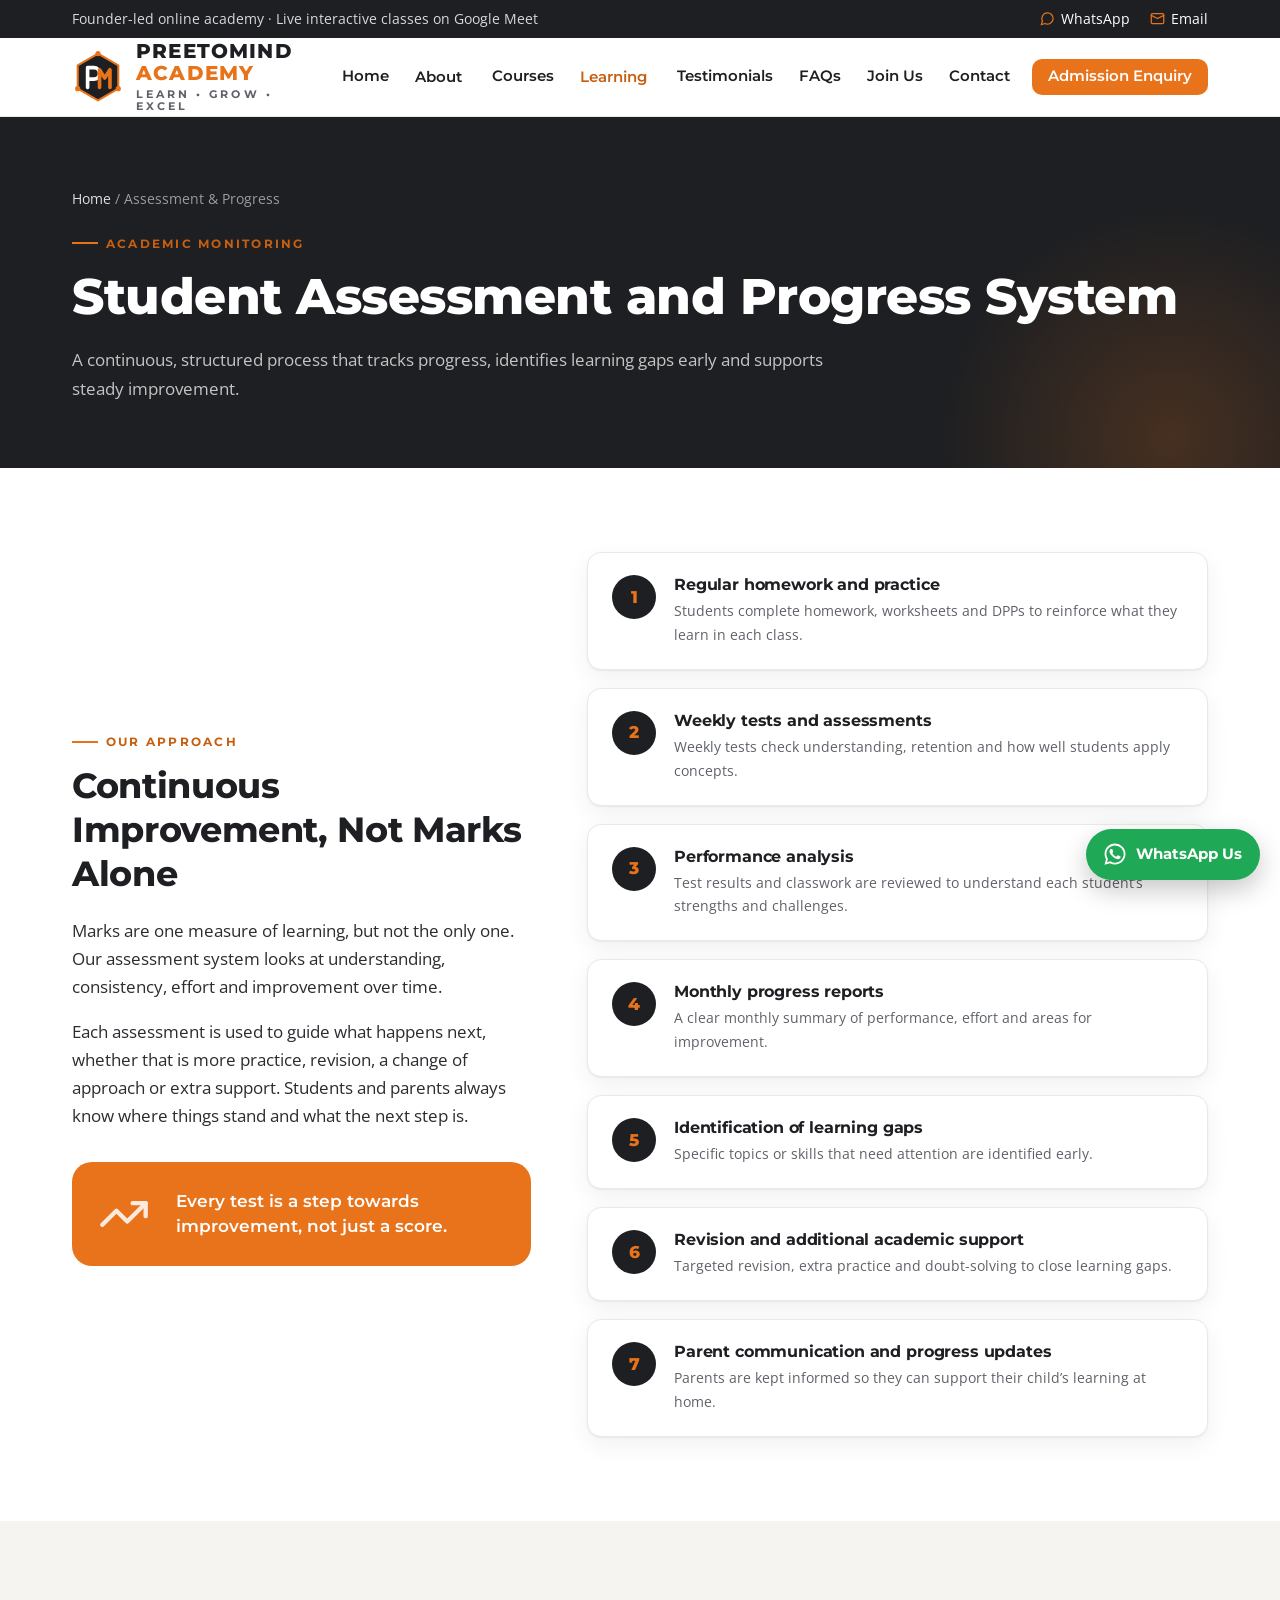
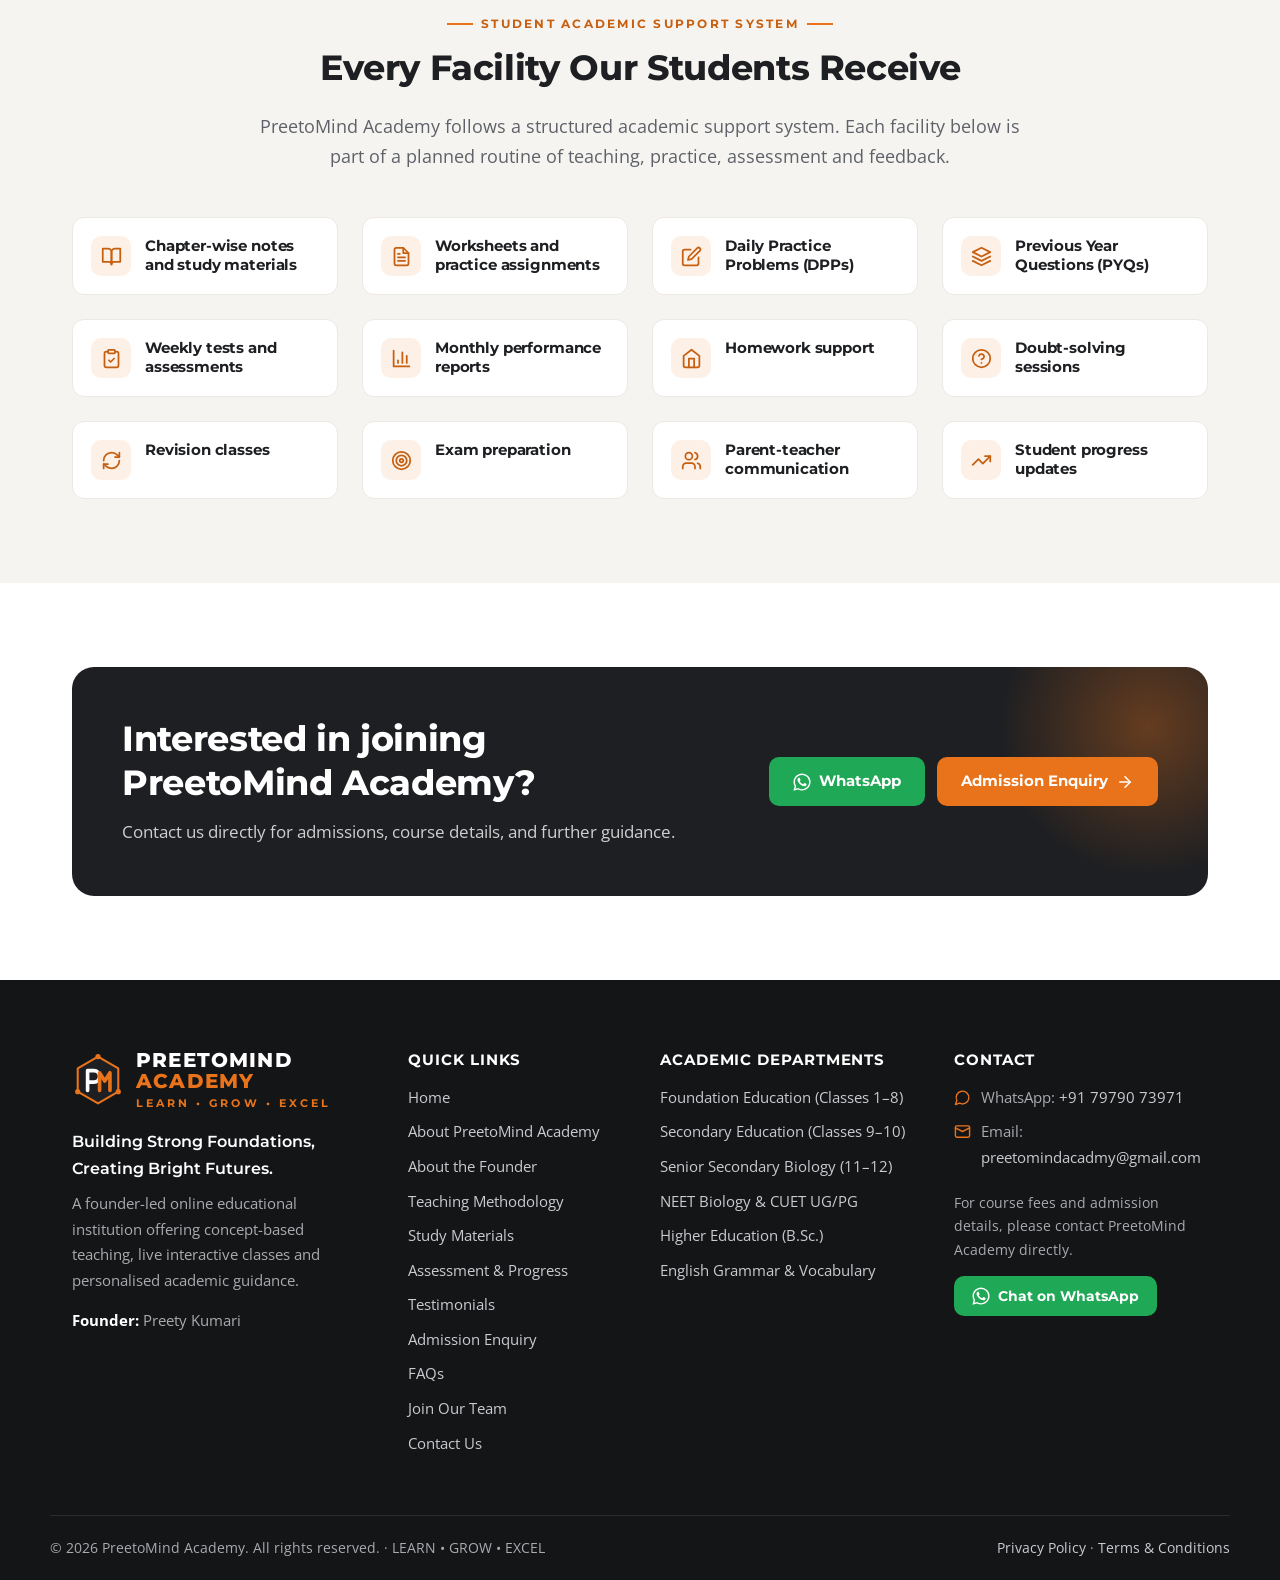
<file: site/assessment-and-progress.html>
<!DOCTYPE html>
<html lang="en">
<head>
<meta charset="utf-8">
<meta name="viewport" content="width=device-width, initial-scale=1">
<title>Student Assessment &amp; Progress System | Weekly Tests &amp; Monthly Reports | PreetoMind Academy</title>
<meta name="description" content="How PreetoMind Academy monitors learning: homework, weekly tests, performance analysis, monthly progress reports, learning-gap support and regular parent communication.">
<meta property="og:title" content="Student Assessment &amp; Progress System | Weekly Tests &amp; Monthly Reports | PreetoMind Academy">
<meta property="og:description" content="How PreetoMind Academy monitors learning: homework, weekly tests, performance analysis, monthly progress reports, learning-gap support and regular parent communication.">
<meta property="og:type" content="website">
<meta property="og:image" content="assets/preetomind-logo.svg">
<meta name="theme-color" content="#1E1F22">

<link rel="icon" href="assets/preetomind-logo.svg" type="image/svg+xml">
<link rel="preconnect" href="https://fonts.googleapis.com"><link rel="preconnect" href="https://fonts.gstatic.com" crossorigin><link href="https://fonts.googleapis.com/css2?family=Montserrat:wght@500;600;700;800&family=Open+Sans:wght@400;600&display=swap" rel="stylesheet">
<link rel="stylesheet" href="assets/styles.css">

</head>
<body>
<a class="skip-link" href="#main">Skip to main content</a>
<header class="site-header">
  <div class="topbar"><div class="container">
    <span class="tb-hide">Founder-led online academy &middot; Live interactive classes on Google Meet</span>
    <span class="tb-links">
      <a href="https://wa.me/917979073971?text=Hello%20PreetoMind%20Academy%2C%20I%20would%20like%20to%20know%20more%20about%20admissions."><svg viewBox="0 0 24 24" fill="none" stroke="currentColor" stroke-width="2" stroke-linecap="round" stroke-linejoin="round" aria-hidden="true"><path d="M7.9 20A9 9 0 1 0 4 16.1L2 22Z"/></svg>WhatsApp</a>
      <a href="mailto:preetomindacadmy@gmail.com?subject=Admission%20Enquiry%20-%20PreetoMind%20Academy" class="tb-hide"><svg viewBox="0 0 24 24" fill="none" stroke="currentColor" stroke-width="2" stroke-linecap="round" stroke-linejoin="round" aria-hidden="true"><rect x="2" y="4" width="20" height="16" rx="2"/><path d="m22 7-10 5L2 7"/></svg>Email</a>
    </span>
  </div></div>
  <div class="container nav-wrap">
    <a class="brand" href="index.html" aria-label="PreetoMind Academy - Home"><img class="brand-logo" src="assets/preetomind-logo.svg" alt="PreetoMind Academy logo" width="52" height="52"><span class="brand-text"><span class="brand-name">PREETOMIND <span>ACADEMY</span></span><span class="brand-tag">LEARN • GROW • EXCEL</span></span></a>
    <button class="menu-toggle" type="button" aria-controls="main-nav" aria-expanded="false" aria-label="Open menu"><svg viewBox="0 0 24 24" fill="none" stroke="currentColor" stroke-width="2" stroke-linecap="round" stroke-linejoin="round" aria-hidden="true"><path d="M4 6h16M4 12h16M4 18h16"/></svg></button>
    <nav class="main-nav" id="main-nav" aria-label="Main navigation"><ul><li><a href="index.html">Home</a></li><li class="has-dd"><button class="dd-toggle" type="button" aria-expanded="false">About<svg class="caret" viewBox="0 0 24 24" fill="none" stroke="currentColor" stroke-width="2" stroke-linecap="round" stroke-linejoin="round" aria-hidden="true"><path d="m6 9 6 6 6-6"/></svg></button><ul class="dropdown"><li><a href="about.html">About PreetoMind Academy</a></li><li><a href="founder.html">About the Founder</a></li><li><a href="teaching-methodology.html">Teaching Methodology</a></li></ul></li><li><a href="courses.html">Courses</a></li><li class="has-dd active"><button class="dd-toggle" type="button" aria-expanded="false">Learning<svg class="caret" viewBox="0 0 24 24" fill="none" stroke="currentColor" stroke-width="2" stroke-linecap="round" stroke-linejoin="round" aria-hidden="true"><path d="m6 9 6 6 6-6"/></svg></button><ul class="dropdown"><li><a href="study-materials.html">Study Materials & Resources</a></li><li><a href="assessment-and-progress.html" aria-current="page">Assessment & Progress</a></li></ul></li><li><a href="testimonials.html">Testimonials</a></li><li><a href="faq.html">FAQs</a></li><li><a href="join-our-team.html">Join Us</a></li><li><a href="contact.html">Contact</a></li><li class="nav-cta"><a class="btn btn-primary btn-sm" href="admission-enquiry.html">Admission Enquiry</a></li></ul></nav>
  </div>
</header>
<main id="main">

<section class="page-hero"><div class="container"><div class="breadcrumb"><a href="index.html">Home</a> / Assessment & Progress</div><div class="eyebrow">Academic Monitoring</div><h1>Student Assessment and Progress System</h1><p>A continuous, structured process that tracks progress, identifies learning gaps early and supports steady improvement.</p></div></section>
<section><div class="container"><div class="split wide-right">
  <div><div class="eyebrow">Our Approach</div><h2>Continuous Improvement, Not Marks Alone</h2>
    <p>Marks are one measure of learning, but not the only one. Our assessment system looks at understanding, consistency, effort and improvement over time.</p>
    <p>Each assessment is used to guide what happens next, whether that is more practice, revision, a change of approach or extra support. Students and parents always know where things stand and what the next step is.</p>
    <div class="statement mt-3" style="padding:26px"><svg viewBox="0 0 24 24" fill="none" stroke="currentColor" stroke-width="2" stroke-linecap="round" stroke-linejoin="round" aria-hidden="true"><path d="m22 7-8.5 8.5-5-5L2 17"/><path d="M16 7h6v6"/></svg><p style="font-size:1.05rem">Every test is a step towards improvement, not just a score.</p></div>
  </div>
  <div class="steps"><div class="step"><div><h4>Regular homework and practice</h4><p class="small">Students complete homework, worksheets and DPPs to reinforce what they learn in each class.</p></div></div><div class="step"><div><h4>Weekly tests and assessments</h4><p class="small">Weekly tests check understanding, retention and how well students apply concepts.</p></div></div><div class="step"><div><h4>Performance analysis</h4><p class="small">Test results and classwork are reviewed to understand each student’s strengths and challenges.</p></div></div><div class="step"><div><h4>Monthly progress reports</h4><p class="small">A clear monthly summary of performance, effort and areas for improvement.</p></div></div><div class="step"><div><h4>Identification of learning gaps</h4><p class="small">Specific topics or skills that need attention are identified early.</p></div></div><div class="step"><div><h4>Revision and additional academic support</h4><p class="small">Targeted revision, extra practice and doubt-solving to close learning gaps.</p></div></div><div class="step"><div><h4>Parent communication and progress updates</h4><p class="small">Parents are kept informed so they can support their child’s learning at home.</p></div></div></div>
</div></div></section>
<section class="section-alt"><div class="container">
  <div class="section-head center"><div class="eyebrow">Student Academic Support System</div><h2>Every Facility Our Students Receive</h2>
  <p class="lead">PreetoMind Academy follows a structured academic support system. Each facility below is part of a planned routine of teaching, practice, assessment and feedback.</p></div>
  <div class="grid g-4"><div class="feature"><div class="ic"><svg viewBox="0 0 24 24" fill="none" stroke="currentColor" stroke-width="2" stroke-linecap="round" stroke-linejoin="round" aria-hidden="true"><path d="M2 3h6a4 4 0 0 1 4 4v14a3 3 0 0 0-3-3H2z"/><path d="M22 3h-6a4 4 0 0 0-4 4v14a3 3 0 0 1 3-3h7z"/></svg></div><div><h4 style="font-size:.95rem">Chapter-wise notes and study materials</h4></div></div><div class="feature"><div class="ic"><svg viewBox="0 0 24 24" fill="none" stroke="currentColor" stroke-width="2" stroke-linecap="round" stroke-linejoin="round" aria-hidden="true"><path d="M14 2H6a2 2 0 0 0-2 2v16a2 2 0 0 0 2 2h12a2 2 0 0 0 2-2V8z"/><path d="M14 2v6h6"/><path d="M16 13H8"/><path d="M16 17H8"/><path d="M10 9H8"/></svg></div><div><h4 style="font-size:.95rem">Worksheets and practice assignments</h4></div></div><div class="feature"><div class="ic"><svg viewBox="0 0 24 24" fill="none" stroke="currentColor" stroke-width="2" stroke-linecap="round" stroke-linejoin="round" aria-hidden="true"><path d="M11 4H4a2 2 0 0 0-2 2v14a2 2 0 0 0 2 2h14a2 2 0 0 0 2-2v-7"/><path d="M18.5 2.5a2.12 2.12 0 0 1 3 3L12 15l-4 1 1-4Z"/></svg></div><div><h4 style="font-size:.95rem">Daily Practice Problems (DPPs)</h4></div></div><div class="feature"><div class="ic"><svg viewBox="0 0 24 24" fill="none" stroke="currentColor" stroke-width="2" stroke-linecap="round" stroke-linejoin="round" aria-hidden="true"><path d="m12 2 10 5-10 5L2 7z"/><path d="m2 17 10 5 10-5"/><path d="m2 12 10 5 10-5"/></svg></div><div><h4 style="font-size:.95rem">Previous Year Questions (PYQs)</h4></div></div><div class="feature"><div class="ic"><svg viewBox="0 0 24 24" fill="none" stroke="currentColor" stroke-width="2" stroke-linecap="round" stroke-linejoin="round" aria-hidden="true"><rect x="8" y="2" width="8" height="4" rx="1"/><path d="M16 4h2a2 2 0 0 1 2 2v14a2 2 0 0 1-2 2H6a2 2 0 0 1-2-2V6a2 2 0 0 1 2-2h2"/><path d="m9 14 2 2 4-4"/></svg></div><div><h4 style="font-size:.95rem">Weekly tests and assessments</h4></div></div><div class="feature"><div class="ic"><svg viewBox="0 0 24 24" fill="none" stroke="currentColor" stroke-width="2" stroke-linecap="round" stroke-linejoin="round" aria-hidden="true"><path d="M3 3v18h18"/><path d="M18 17V9"/><path d="M13 17V5"/><path d="M8 17v-3"/></svg></div><div><h4 style="font-size:.95rem">Monthly performance reports</h4></div></div><div class="feature"><div class="ic"><svg viewBox="0 0 24 24" fill="none" stroke="currentColor" stroke-width="2" stroke-linecap="round" stroke-linejoin="round" aria-hidden="true"><path d="m3 9 9-7 9 7v11a2 2 0 0 1-2 2H5a2 2 0 0 1-2-2z"/><path d="M9 22V12h6v10"/></svg></div><div><h4 style="font-size:.95rem">Homework support</h4></div></div><div class="feature"><div class="ic"><svg viewBox="0 0 24 24" fill="none" stroke="currentColor" stroke-width="2" stroke-linecap="round" stroke-linejoin="round" aria-hidden="true"><circle cx="12" cy="12" r="10"/><path d="M9.09 9a3 3 0 0 1 5.83 1c0 2-3 3-3 3"/><path d="M12 17h.01"/></svg></div><div><h4 style="font-size:.95rem">Doubt-solving sessions</h4></div></div><div class="feature"><div class="ic"><svg viewBox="0 0 24 24" fill="none" stroke="currentColor" stroke-width="2" stroke-linecap="round" stroke-linejoin="round" aria-hidden="true"><path d="M3 12a9 9 0 0 1 9-9 9.75 9.75 0 0 1 6.74 2.74L21 8"/><path d="M21 3v5h-5"/><path d="M21 12a9 9 0 0 1-9 9 9.75 9.75 0 0 1-6.74-2.74L3 16"/><path d="M8 16H3v5"/></svg></div><div><h4 style="font-size:.95rem">Revision classes</h4></div></div><div class="feature"><div class="ic"><svg viewBox="0 0 24 24" fill="none" stroke="currentColor" stroke-width="2" stroke-linecap="round" stroke-linejoin="round" aria-hidden="true"><circle cx="12" cy="12" r="10"/><circle cx="12" cy="12" r="6"/><circle cx="12" cy="12" r="2"/></svg></div><div><h4 style="font-size:.95rem">Exam preparation</h4></div></div><div class="feature"><div class="ic"><svg viewBox="0 0 24 24" fill="none" stroke="currentColor" stroke-width="2" stroke-linecap="round" stroke-linejoin="round" aria-hidden="true"><path d="M16 21v-2a4 4 0 0 0-4-4H6a4 4 0 0 0-4 4v2"/><circle cx="9" cy="7" r="4"/><path d="M22 21v-2a4 4 0 0 0-3-3.87"/><path d="M16 3.13a4 4 0 0 1 0 7.75"/></svg></div><div><h4 style="font-size:.95rem">Parent-teacher communication</h4></div></div><div class="feature"><div class="ic"><svg viewBox="0 0 24 24" fill="none" stroke="currentColor" stroke-width="2" stroke-linecap="round" stroke-linejoin="round" aria-hidden="true"><path d="m22 7-8.5 8.5-5-5L2 17"/><path d="M16 7h6v6"/></svg></div><div><h4 style="font-size:.95rem">Student progress updates</h4></div></div></div>
</div></section>
<section><div class="container"><div class="cta-band">
  <div><h2>Interested in joining PreetoMind Academy?</h2><p>Contact us directly for admissions, course details, and further guidance.</p></div>
  <div class="btn-row">
    <a class="btn btn-whatsapp" href="https://wa.me/917979073971?text=Hello%20PreetoMind%20Academy%2C%20I%20would%20like%20to%20know%20more%20about%20admissions."><svg viewBox="0 0 24 24" fill="currentColor" aria-hidden="true"><path d="M17.47 14.38c-.3-.15-1.75-.86-2.02-.96-.27-.1-.47-.15-.67.15-.2.3-.77.96-.94 1.16-.17.2-.35.22-.64.07-.3-.15-1.25-.46-2.38-1.47-.88-.79-1.47-1.76-1.65-2.05-.17-.3-.02-.46.13-.6.13-.14.3-.35.45-.52.15-.17.2-.3.3-.5.1-.2.05-.37-.02-.52-.08-.15-.67-1.61-.92-2.2-.24-.58-.49-.5-.67-.5h-.57c-.2 0-.52.07-.79.37-.27.3-1.04 1.02-1.04 2.48s1.07 2.88 1.21 3.08c.15.2 2.1 3.2 5.08 4.49.71.31 1.26.49 1.7.63.71.22 1.36.19 1.87.12.57-.09 1.75-.72 2-1.41.25-.69.25-1.29.17-1.41-.07-.12-.27-.2-.57-.35zM12.05 21.5h-.01a9.43 9.43 0 0 1-4.8-1.31l-.35-.2-3.57.93.95-3.48-.22-.36a9.42 9.42 0 0 1-1.45-5.03c0-5.2 4.24-9.44 9.46-9.44a9.4 9.4 0 0 1 6.68 2.77 9.38 9.38 0 0 1 2.77 6.68c0 5.21-4.24 9.44-9.46 9.44zm8.05-17.5A11.32 11.32 0 0 0 12.05.66C5.77.66.66 5.77.66 12.04c0 2 .53 3.96 1.52 5.69L.57 23.64l6.05-1.59a11.36 11.36 0 0 0 5.43 1.38h.01c6.27 0 11.38-5.1 11.38-11.38 0-3.04-1.18-5.9-3.34-8.05z"/></svg>WhatsApp</a>
    <a class="btn btn-primary" href="admission-enquiry.html">Admission Enquiry <svg viewBox="0 0 24 24" fill="none" stroke="currentColor" stroke-width="2" stroke-linecap="round" stroke-linejoin="round" aria-hidden="true"><path d="M5 12h14"/><path d="m12 5 7 7-7 7"/></svg></a>
  </div>
</div></div></section>

</main>
<footer class="site-footer">
  <div class="container footer-grid">
    <div>
      <a class="brand" href="index.html" aria-label="PreetoMind Academy - Home"><img class="brand-logo" src="assets/preetomind-logo.svg" alt="PreetoMind Academy logo" width="52" height="52"><span class="brand-text"><span class="brand-name">PREETOMIND <span>ACADEMY</span></span><span class="brand-tag">LEARN • GROW • EXCEL</span></span></a>
      <p class="footer-statement">Building Strong Foundations, Creating Bright Futures.</p>
      <p>A founder-led online educational institution offering concept-based teaching, live interactive classes and personalised academic guidance.</p>
      <p class="mb-0"><strong style="color:#fff">Founder:</strong> Preety Kumari</p>
    </div>
    <div><h4>Quick Links</h4><ul><li><a href="index.html">Home</a></li><li><a href="about.html">About PreetoMind Academy</a></li><li><a href="founder.html">About the Founder</a></li><li><a href="teaching-methodology.html">Teaching Methodology</a></li><li><a href="study-materials.html">Study Materials</a></li><li><a href="assessment-and-progress.html">Assessment & Progress</a></li><li><a href="testimonials.html">Testimonials</a></li><li><a href="admission-enquiry.html">Admission Enquiry</a></li><li><a href="faq.html">FAQs</a></li><li><a href="join-our-team.html">Join Our Team</a></li><li><a href="contact.html">Contact Us</a></li></ul></div>
    <div><h4>Academic Departments</h4><ul><li><a href="courses.html#foundation">Foundation Education (Classes 1–8)</a></li><li><a href="courses.html#secondary">Secondary Education (Classes 9–10)</a></li><li><a href="courses.html#senior-secondary-biology">Senior Secondary Biology (11–12)</a></li><li><a href="courses.html#competitive-exams">NEET Biology & CUET UG/PG</a></li><li><a href="courses.html#higher-education">Higher Education (B.Sc.)</a></li><li><a href="courses.html#language-development">English Grammar & Vocabulary</a></li></ul></div>
    <div><h4>Contact</h4><ul class="footer-contact">
      <li><svg viewBox="0 0 24 24" fill="none" stroke="currentColor" stroke-width="2" stroke-linecap="round" stroke-linejoin="round" aria-hidden="true"><path d="M7.9 20A9 9 0 1 0 4 16.1L2 22Z"/></svg><span>WhatsApp: <a href="https://wa.me/917979073971?text=Hello%20PreetoMind%20Academy%2C%20I%20would%20like%20to%20know%20more%20about%20admissions.">+91 79790 73971</a></span></li>
      <li><svg viewBox="0 0 24 24" fill="none" stroke="currentColor" stroke-width="2" stroke-linecap="round" stroke-linejoin="round" aria-hidden="true"><rect x="2" y="4" width="20" height="16" rx="2"/><path d="m22 7-10 5L2 7"/></svg><span>Email: <a href="mailto:preetomindacadmy@gmail.com?subject=Admission%20Enquiry%20-%20PreetoMind%20Academy">preetomindacadmy@gmail.com</a></span></li>
    </ul>
    <p class="small mt-2">For course fees and admission details, please contact PreetoMind Academy directly.</p>
    <a class="btn btn-whatsapp btn-sm" href="https://wa.me/917979073971?text=Hello%20PreetoMind%20Academy%2C%20I%20would%20like%20to%20know%20more%20about%20admissions."><svg viewBox="0 0 24 24" fill="currentColor" aria-hidden="true"><path d="M17.47 14.38c-.3-.15-1.75-.86-2.02-.96-.27-.1-.47-.15-.67.15-.2.3-.77.96-.94 1.16-.17.2-.35.22-.64.07-.3-.15-1.25-.46-2.38-1.47-.88-.79-1.47-1.76-1.65-2.05-.17-.3-.02-.46.13-.6.13-.14.3-.35.45-.52.15-.17.2-.3.3-.5.1-.2.05-.37-.02-.52-.08-.15-.67-1.61-.92-2.2-.24-.58-.49-.5-.67-.5h-.57c-.2 0-.52.07-.79.37-.27.3-1.04 1.02-1.04 2.48s1.07 2.88 1.21 3.08c.15.2 2.1 3.2 5.08 4.49.71.31 1.26.49 1.7.63.71.22 1.36.19 1.87.12.57-.09 1.75-.72 2-1.41.25-.69.25-1.29.17-1.41-.07-.12-.27-.2-.57-.35zM12.05 21.5h-.01a9.43 9.43 0 0 1-4.8-1.31l-.35-.2-3.57.93.95-3.48-.22-.36a9.42 9.42 0 0 1-1.45-5.03c0-5.2 4.24-9.44 9.46-9.44a9.4 9.4 0 0 1 6.68 2.77 9.38 9.38 0 0 1 2.77 6.68c0 5.21-4.24 9.44-9.46 9.44zm8.05-17.5A11.32 11.32 0 0 0 12.05.66C5.77.66.66 5.77.66 12.04c0 2 .53 3.96 1.52 5.69L.57 23.64l6.05-1.59a11.36 11.36 0 0 0 5.43 1.38h.01c6.27 0 11.38-5.1 11.38-11.38 0-3.04-1.18-5.9-3.34-8.05z"/></svg>Chat on WhatsApp</a>
    </div>
  </div>
  <div class="container footer-bottom">
    <span>&copy; <span id="year">2026</span> PreetoMind Academy. All rights reserved. &middot; LEARN • GROW • EXCEL</span>
    <span><a href="privacy-policy.html">Privacy Policy</a> &middot; <a href="terms-and-conditions.html">Terms &amp; Conditions</a></span>
  </div>
</footer>
<a class="wa-float" href="https://wa.me/917979073971?text=Hello%20PreetoMind%20Academy%2C%20I%20would%20like%20to%20know%20more%20about%20admissions." aria-label="Contact PreetoMind Academy on WhatsApp"><svg viewBox="0 0 24 24" fill="currentColor" aria-hidden="true"><path d="M17.47 14.38c-.3-.15-1.75-.86-2.02-.96-.27-.1-.47-.15-.67.15-.2.3-.77.96-.94 1.16-.17.2-.35.22-.64.07-.3-.15-1.25-.46-2.38-1.47-.88-.79-1.47-1.76-1.65-2.05-.17-.3-.02-.46.13-.6.13-.14.3-.35.45-.52.15-.17.2-.3.3-.5.1-.2.05-.37-.02-.52-.08-.15-.67-1.61-.92-2.2-.24-.58-.49-.5-.67-.5h-.57c-.2 0-.52.07-.79.37-.27.3-1.04 1.02-1.04 2.48s1.07 2.88 1.21 3.08c.15.2 2.1 3.2 5.08 4.49.71.31 1.26.49 1.7.63.71.22 1.36.19 1.87.12.57-.09 1.75-.72 2-1.41.25-.69.25-1.29.17-1.41-.07-.12-.27-.2-.57-.35zM12.05 21.5h-.01a9.43 9.43 0 0 1-4.8-1.31l-.35-.2-3.57.93.95-3.48-.22-.36a9.42 9.42 0 0 1-1.45-5.03c0-5.2 4.24-9.44 9.46-9.44a9.4 9.4 0 0 1 6.68 2.77 9.38 9.38 0 0 1 2.77 6.68c0 5.21-4.24 9.44-9.46 9.44zm8.05-17.5A11.32 11.32 0 0 0 12.05.66C5.77.66.66 5.77.66 12.04c0 2 .53 3.96 1.52 5.69L.57 23.64l6.05-1.59a11.36 11.36 0 0 0 5.43 1.38h.01c6.27 0 11.38-5.1 11.38-11.38 0-3.04-1.18-5.9-3.34-8.05z"/></svg><span>WhatsApp Us</span></a>
<script src="assets/main.js"></script>
</body>
</html>
</file>
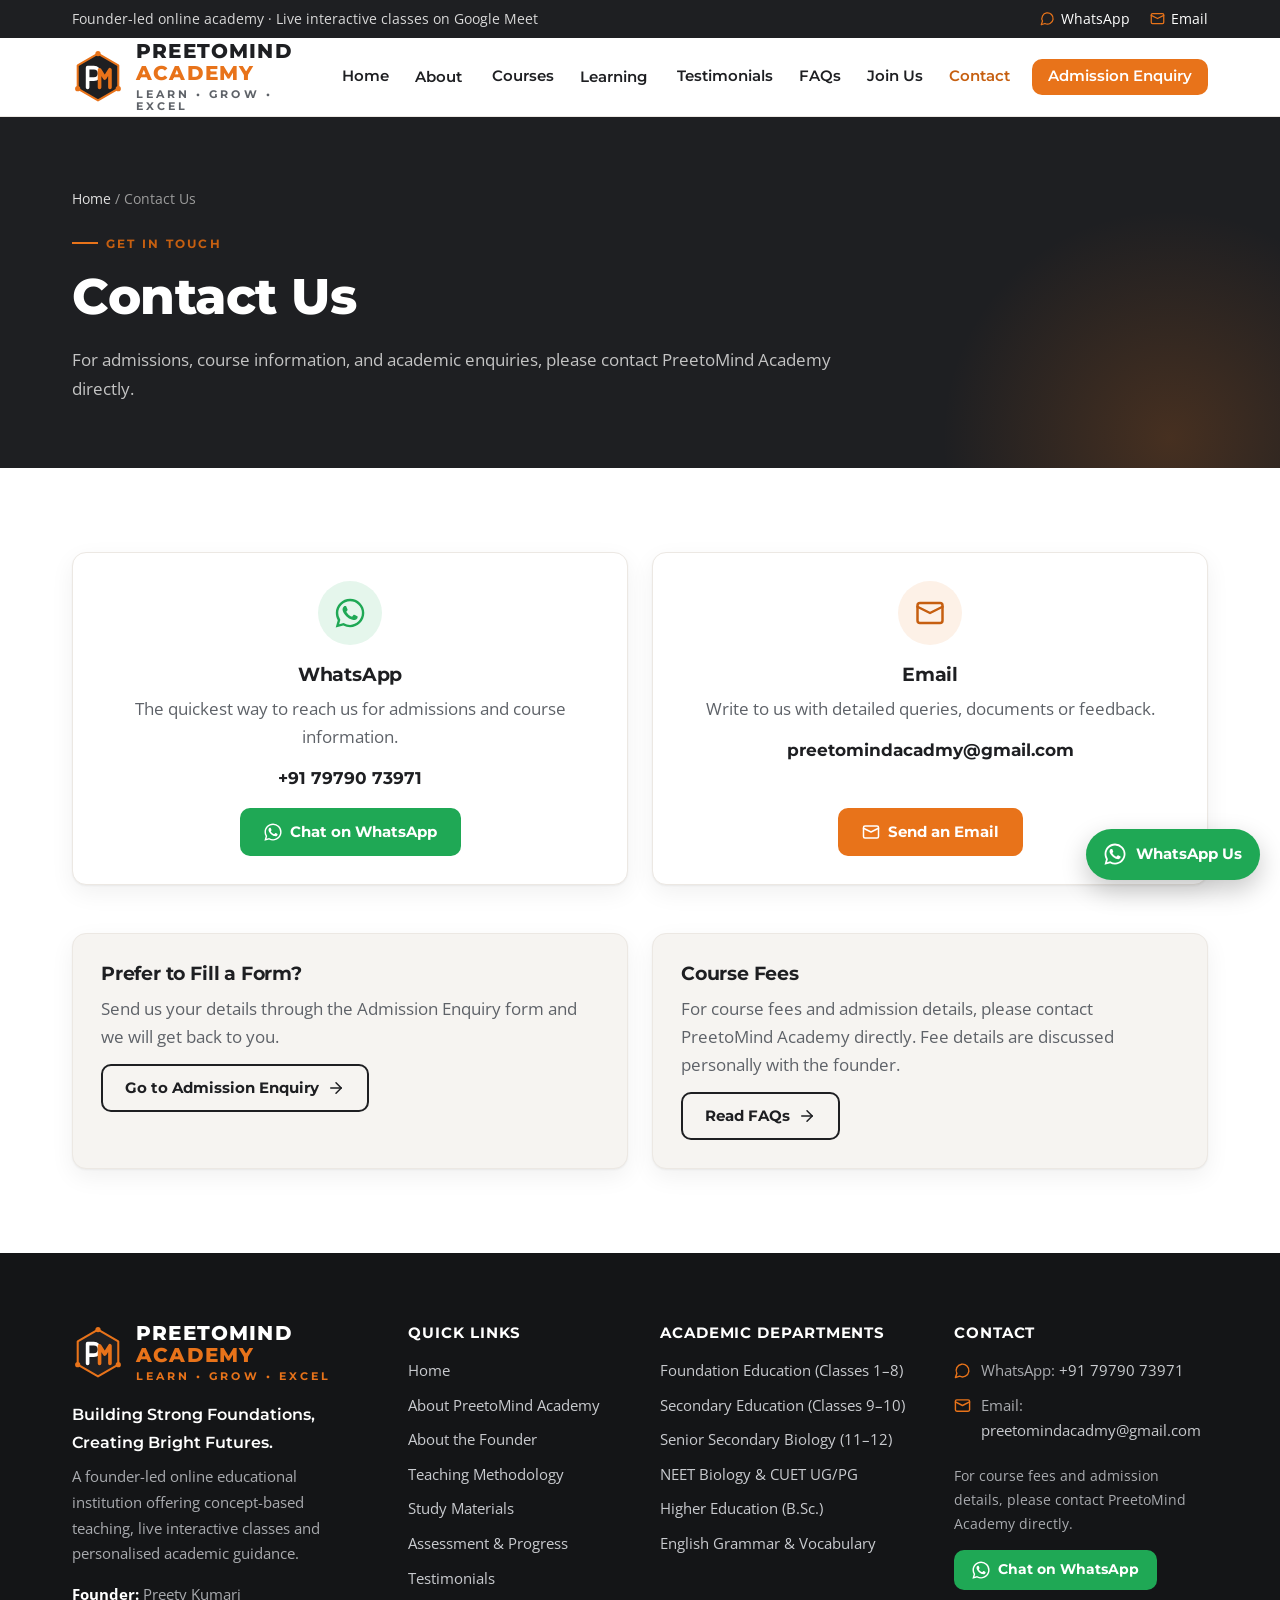
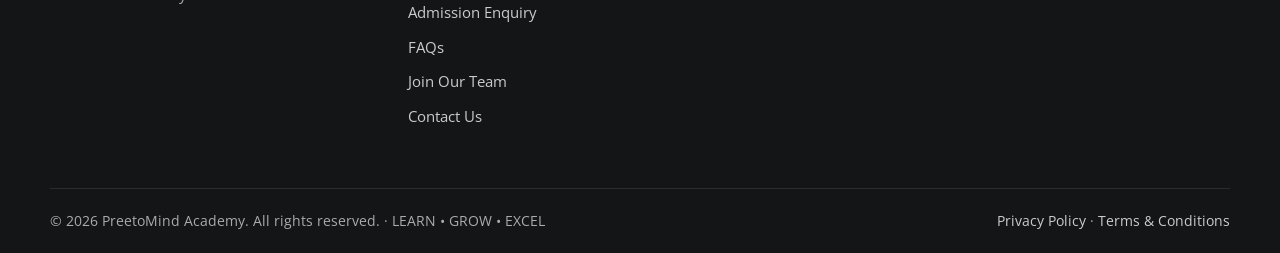
<file: site/contact.html>
<!DOCTYPE html>
<html lang="en">
<head>
<meta charset="utf-8">
<meta name="viewport" content="width=device-width, initial-scale=1">
<title>Contact PreetoMind Academy | WhatsApp &amp; Email</title>
<meta name="description" content="Contact PreetoMind Academy directly on WhatsApp or by email for admissions, course information and academic enquiries.">
<meta property="og:title" content="Contact PreetoMind Academy | WhatsApp &amp; Email">
<meta property="og:description" content="Contact PreetoMind Academy directly on WhatsApp or by email for admissions, course information and academic enquiries.">
<meta property="og:type" content="website">
<meta property="og:image" content="assets/preetomind-logo.svg">
<meta name="theme-color" content="#1E1F22">

<link rel="icon" href="assets/preetomind-logo.svg" type="image/svg+xml">
<link rel="preconnect" href="https://fonts.googleapis.com"><link rel="preconnect" href="https://fonts.gstatic.com" crossorigin><link href="https://fonts.googleapis.com/css2?family=Montserrat:wght@500;600;700;800&family=Open+Sans:wght@400;600&display=swap" rel="stylesheet">
<link rel="stylesheet" href="assets/styles.css">

</head>
<body>
<a class="skip-link" href="#main">Skip to main content</a>
<header class="site-header">
  <div class="topbar"><div class="container">
    <span class="tb-hide">Founder-led online academy &middot; Live interactive classes on Google Meet</span>
    <span class="tb-links">
      <a href="https://wa.me/917979073971?text=Hello%20PreetoMind%20Academy%2C%20I%20would%20like%20to%20know%20more%20about%20admissions."><svg viewBox="0 0 24 24" fill="none" stroke="currentColor" stroke-width="2" stroke-linecap="round" stroke-linejoin="round" aria-hidden="true"><path d="M7.9 20A9 9 0 1 0 4 16.1L2 22Z"/></svg>WhatsApp</a>
      <a href="mailto:preetomindacadmy@gmail.com?subject=Admission%20Enquiry%20-%20PreetoMind%20Academy" class="tb-hide"><svg viewBox="0 0 24 24" fill="none" stroke="currentColor" stroke-width="2" stroke-linecap="round" stroke-linejoin="round" aria-hidden="true"><rect x="2" y="4" width="20" height="16" rx="2"/><path d="m22 7-10 5L2 7"/></svg>Email</a>
    </span>
  </div></div>
  <div class="container nav-wrap">
    <a class="brand" href="index.html" aria-label="PreetoMind Academy - Home"><img class="brand-logo" src="assets/preetomind-logo.svg" alt="PreetoMind Academy logo" width="52" height="52"><span class="brand-text"><span class="brand-name">PREETOMIND <span>ACADEMY</span></span><span class="brand-tag">LEARN • GROW • EXCEL</span></span></a>
    <button class="menu-toggle" type="button" aria-controls="main-nav" aria-expanded="false" aria-label="Open menu"><svg viewBox="0 0 24 24" fill="none" stroke="currentColor" stroke-width="2" stroke-linecap="round" stroke-linejoin="round" aria-hidden="true"><path d="M4 6h16M4 12h16M4 18h16"/></svg></button>
    <nav class="main-nav" id="main-nav" aria-label="Main navigation"><ul><li><a href="index.html">Home</a></li><li class="has-dd"><button class="dd-toggle" type="button" aria-expanded="false">About<svg class="caret" viewBox="0 0 24 24" fill="none" stroke="currentColor" stroke-width="2" stroke-linecap="round" stroke-linejoin="round" aria-hidden="true"><path d="m6 9 6 6 6-6"/></svg></button><ul class="dropdown"><li><a href="about.html">About PreetoMind Academy</a></li><li><a href="founder.html">About the Founder</a></li><li><a href="teaching-methodology.html">Teaching Methodology</a></li></ul></li><li><a href="courses.html">Courses</a></li><li class="has-dd"><button class="dd-toggle" type="button" aria-expanded="false">Learning<svg class="caret" viewBox="0 0 24 24" fill="none" stroke="currentColor" stroke-width="2" stroke-linecap="round" stroke-linejoin="round" aria-hidden="true"><path d="m6 9 6 6 6-6"/></svg></button><ul class="dropdown"><li><a href="study-materials.html">Study Materials & Resources</a></li><li><a href="assessment-and-progress.html">Assessment & Progress</a></li></ul></li><li><a href="testimonials.html">Testimonials</a></li><li><a href="faq.html">FAQs</a></li><li><a href="join-our-team.html">Join Us</a></li><li><a href="contact.html" aria-current="page">Contact</a></li><li class="nav-cta"><a class="btn btn-primary btn-sm" href="admission-enquiry.html">Admission Enquiry</a></li></ul></nav>
  </div>
</header>
<main id="main">

<section class="page-hero"><div class="container"><div class="breadcrumb"><a href="index.html">Home</a> / Contact Us</div><div class="eyebrow">Get in Touch</div><h1>Contact Us</h1><p>For admissions, course information, and academic enquiries, please contact PreetoMind Academy directly.</p></div></section>
<section><div class="container">
  <div class="grid g-2"><article class="card contact-card" id="whatsapp"><div class="icon-badge wa"><svg viewBox="0 0 24 24" fill="currentColor" aria-hidden="true"><path d="M17.47 14.38c-.3-.15-1.75-.86-2.02-.96-.27-.1-.47-.15-.67.15-.2.3-.77.96-.94 1.16-.17.2-.35.22-.64.07-.3-.15-1.25-.46-2.38-1.47-.88-.79-1.47-1.76-1.65-2.05-.17-.3-.02-.46.13-.6.13-.14.3-.35.45-.52.15-.17.2-.3.3-.5.1-.2.05-.37-.02-.52-.08-.15-.67-1.61-.92-2.2-.24-.58-.49-.5-.67-.5h-.57c-.2 0-.52.07-.79.37-.27.3-1.04 1.02-1.04 2.48s1.07 2.88 1.21 3.08c.15.2 2.1 3.2 5.08 4.49.71.31 1.26.49 1.7.63.71.22 1.36.19 1.87.12.57-.09 1.75-.72 2-1.41.25-.69.25-1.29.17-1.41-.07-.12-.27-.2-.57-.35zM12.05 21.5h-.01a9.43 9.43 0 0 1-4.8-1.31l-.35-.2-3.57.93.95-3.48-.22-.36a9.42 9.42 0 0 1-1.45-5.03c0-5.2 4.24-9.44 9.46-9.44a9.4 9.4 0 0 1 6.68 2.77 9.38 9.38 0 0 1 2.77 6.68c0 5.21-4.24 9.44-9.46 9.44zm8.05-17.5A11.32 11.32 0 0 0 12.05.66C5.77.66.66 5.77.66 12.04c0 2 .53 3.96 1.52 5.69L.57 23.64l6.05-1.59a11.36 11.36 0 0 0 5.43 1.38h.01c6.27 0 11.38-5.1 11.38-11.38 0-3.04-1.18-5.9-3.34-8.05z"/></svg></div><h3>WhatsApp</h3><p>The quickest way to reach us for admissions and course information.</p>
<div class="value-line">+91 79790 73971</div><a class="btn btn-whatsapp" href="https://wa.me/917979073971?text=Hello%20PreetoMind%20Academy%2C%20I%20would%20like%20to%20know%20more%20about%20admissions."><svg viewBox="0 0 24 24" fill="currentColor" aria-hidden="true"><path d="M17.47 14.38c-.3-.15-1.75-.86-2.02-.96-.27-.1-.47-.15-.67.15-.2.3-.77.96-.94 1.16-.17.2-.35.22-.64.07-.3-.15-1.25-.46-2.38-1.47-.88-.79-1.47-1.76-1.65-2.05-.17-.3-.02-.46.13-.6.13-.14.3-.35.45-.52.15-.17.2-.3.3-.5.1-.2.05-.37-.02-.52-.08-.15-.67-1.61-.92-2.2-.24-.58-.49-.5-.67-.5h-.57c-.2 0-.52.07-.79.37-.27.3-1.04 1.02-1.04 2.48s1.07 2.88 1.21 3.08c.15.2 2.1 3.2 5.08 4.49.71.31 1.26.49 1.7.63.71.22 1.36.19 1.87.12.57-.09 1.75-.72 2-1.41.25-.69.25-1.29.17-1.41-.07-.12-.27-.2-.57-.35zM12.05 21.5h-.01a9.43 9.43 0 0 1-4.8-1.31l-.35-.2-3.57.93.95-3.48-.22-.36a9.42 9.42 0 0 1-1.45-5.03c0-5.2 4.24-9.44 9.46-9.44a9.4 9.4 0 0 1 6.68 2.77 9.38 9.38 0 0 1 2.77 6.68c0 5.21-4.24 9.44-9.46 9.44zm8.05-17.5A11.32 11.32 0 0 0 12.05.66C5.77.66.66 5.77.66 12.04c0 2 .53 3.96 1.52 5.69L.57 23.64l6.05-1.59a11.36 11.36 0 0 0 5.43 1.38h.01c6.27 0 11.38-5.1 11.38-11.38 0-3.04-1.18-5.9-3.34-8.05z"/></svg>Chat on WhatsApp</a></article><article class="card contact-card" id="email"><div class="icon-badge "><svg viewBox="0 0 24 24" fill="none" stroke="currentColor" stroke-width="2" stroke-linecap="round" stroke-linejoin="round" aria-hidden="true"><rect x="2" y="4" width="20" height="16" rx="2"/><path d="m22 7-10 5L2 7"/></svg></div><h3>Email</h3><p>Write to us with detailed queries, documents or feedback.</p>
<div class="value-line">preetomindacadmy@gmail.com</div><a class="btn btn-primary" href="mailto:preetomindacadmy@gmail.com?subject=Admission%20Enquiry%20-%20PreetoMind%20Academy"><svg viewBox="0 0 24 24" fill="none" stroke="currentColor" stroke-width="2" stroke-linecap="round" stroke-linejoin="round" aria-hidden="true"><rect x="2" y="4" width="20" height="16" rx="2"/><path d="m22 7-10 5L2 7"/></svg>Send an Email</a></article></div>
  <div class="grid g-2 mt-4">
    <div class="card" style="background:var(--neutral)"><h3>Prefer to Fill a Form?</h3><p>Send us your details through the Admission Enquiry form and we will get back to you.</p><a class="btn btn-outline" href="admission-enquiry.html">Go to Admission Enquiry <svg viewBox="0 0 24 24" fill="none" stroke="currentColor" stroke-width="2" stroke-linecap="round" stroke-linejoin="round" aria-hidden="true"><path d="M5 12h14"/><path d="m12 5 7 7-7 7"/></svg></a></div>
    <div class="card" style="background:var(--neutral)"><h3>Course Fees</h3><p>For course fees and admission details, please contact PreetoMind Academy directly. Fee details are discussed personally with the founder.</p><a class="btn btn-outline" href="faq.html">Read FAQs <svg viewBox="0 0 24 24" fill="none" stroke="currentColor" stroke-width="2" stroke-linecap="round" stroke-linejoin="round" aria-hidden="true"><path d="M5 12h14"/><path d="m12 5 7 7-7 7"/></svg></a></div>
  </div>
</div></section>

</main>
<footer class="site-footer">
  <div class="container footer-grid">
    <div>
      <a class="brand" href="index.html" aria-label="PreetoMind Academy - Home"><img class="brand-logo" src="assets/preetomind-logo.svg" alt="PreetoMind Academy logo" width="52" height="52"><span class="brand-text"><span class="brand-name">PREETOMIND <span>ACADEMY</span></span><span class="brand-tag">LEARN • GROW • EXCEL</span></span></a>
      <p class="footer-statement">Building Strong Foundations, Creating Bright Futures.</p>
      <p>A founder-led online educational institution offering concept-based teaching, live interactive classes and personalised academic guidance.</p>
      <p class="mb-0"><strong style="color:#fff">Founder:</strong> Preety Kumari</p>
    </div>
    <div><h4>Quick Links</h4><ul><li><a href="index.html">Home</a></li><li><a href="about.html">About PreetoMind Academy</a></li><li><a href="founder.html">About the Founder</a></li><li><a href="teaching-methodology.html">Teaching Methodology</a></li><li><a href="study-materials.html">Study Materials</a></li><li><a href="assessment-and-progress.html">Assessment & Progress</a></li><li><a href="testimonials.html">Testimonials</a></li><li><a href="admission-enquiry.html">Admission Enquiry</a></li><li><a href="faq.html">FAQs</a></li><li><a href="join-our-team.html">Join Our Team</a></li><li><a href="contact.html">Contact Us</a></li></ul></div>
    <div><h4>Academic Departments</h4><ul><li><a href="courses.html#foundation">Foundation Education (Classes 1–8)</a></li><li><a href="courses.html#secondary">Secondary Education (Classes 9–10)</a></li><li><a href="courses.html#senior-secondary-biology">Senior Secondary Biology (11–12)</a></li><li><a href="courses.html#competitive-exams">NEET Biology & CUET UG/PG</a></li><li><a href="courses.html#higher-education">Higher Education (B.Sc.)</a></li><li><a href="courses.html#language-development">English Grammar & Vocabulary</a></li></ul></div>
    <div><h4>Contact</h4><ul class="footer-contact">
      <li><svg viewBox="0 0 24 24" fill="none" stroke="currentColor" stroke-width="2" stroke-linecap="round" stroke-linejoin="round" aria-hidden="true"><path d="M7.9 20A9 9 0 1 0 4 16.1L2 22Z"/></svg><span>WhatsApp: <a href="https://wa.me/917979073971?text=Hello%20PreetoMind%20Academy%2C%20I%20would%20like%20to%20know%20more%20about%20admissions.">+91 79790 73971</a></span></li>
      <li><svg viewBox="0 0 24 24" fill="none" stroke="currentColor" stroke-width="2" stroke-linecap="round" stroke-linejoin="round" aria-hidden="true"><rect x="2" y="4" width="20" height="16" rx="2"/><path d="m22 7-10 5L2 7"/></svg><span>Email: <a href="mailto:preetomindacadmy@gmail.com?subject=Admission%20Enquiry%20-%20PreetoMind%20Academy">preetomindacadmy@gmail.com</a></span></li>
    </ul>
    <p class="small mt-2">For course fees and admission details, please contact PreetoMind Academy directly.</p>
    <a class="btn btn-whatsapp btn-sm" href="https://wa.me/917979073971?text=Hello%20PreetoMind%20Academy%2C%20I%20would%20like%20to%20know%20more%20about%20admissions."><svg viewBox="0 0 24 24" fill="currentColor" aria-hidden="true"><path d="M17.47 14.38c-.3-.15-1.75-.86-2.02-.96-.27-.1-.47-.15-.67.15-.2.3-.77.96-.94 1.16-.17.2-.35.22-.64.07-.3-.15-1.25-.46-2.38-1.47-.88-.79-1.47-1.76-1.65-2.05-.17-.3-.02-.46.13-.6.13-.14.3-.35.45-.52.15-.17.2-.3.3-.5.1-.2.05-.37-.02-.52-.08-.15-.67-1.61-.92-2.2-.24-.58-.49-.5-.67-.5h-.57c-.2 0-.52.07-.79.37-.27.3-1.04 1.02-1.04 2.48s1.07 2.88 1.21 3.08c.15.2 2.1 3.2 5.08 4.49.71.31 1.26.49 1.7.63.71.22 1.36.19 1.87.12.57-.09 1.75-.72 2-1.41.25-.69.25-1.29.17-1.41-.07-.12-.27-.2-.57-.35zM12.05 21.5h-.01a9.43 9.43 0 0 1-4.8-1.31l-.35-.2-3.57.93.95-3.48-.22-.36a9.42 9.42 0 0 1-1.45-5.03c0-5.2 4.24-9.44 9.46-9.44a9.4 9.4 0 0 1 6.68 2.77 9.38 9.38 0 0 1 2.77 6.68c0 5.21-4.24 9.44-9.46 9.44zm8.05-17.5A11.32 11.32 0 0 0 12.05.66C5.77.66.66 5.77.66 12.04c0 2 .53 3.96 1.52 5.69L.57 23.64l6.05-1.59a11.36 11.36 0 0 0 5.43 1.38h.01c6.27 0 11.38-5.1 11.38-11.38 0-3.04-1.18-5.9-3.34-8.05z"/></svg>Chat on WhatsApp</a>
    </div>
  </div>
  <div class="container footer-bottom">
    <span>&copy; <span id="year">2026</span> PreetoMind Academy. All rights reserved. &middot; LEARN • GROW • EXCEL</span>
    <span><a href="privacy-policy.html">Privacy Policy</a> &middot; <a href="terms-and-conditions.html">Terms &amp; Conditions</a></span>
  </div>
</footer>
<a class="wa-float" href="https://wa.me/917979073971?text=Hello%20PreetoMind%20Academy%2C%20I%20would%20like%20to%20know%20more%20about%20admissions." aria-label="Contact PreetoMind Academy on WhatsApp"><svg viewBox="0 0 24 24" fill="currentColor" aria-hidden="true"><path d="M17.47 14.38c-.3-.15-1.75-.86-2.02-.96-.27-.1-.47-.15-.67.15-.2.3-.77.96-.94 1.16-.17.2-.35.22-.64.07-.3-.15-1.25-.46-2.38-1.47-.88-.79-1.47-1.76-1.65-2.05-.17-.3-.02-.46.13-.6.13-.14.3-.35.45-.52.15-.17.2-.3.3-.5.1-.2.05-.37-.02-.52-.08-.15-.67-1.61-.92-2.2-.24-.58-.49-.5-.67-.5h-.57c-.2 0-.52.07-.79.37-.27.3-1.04 1.02-1.04 2.48s1.07 2.88 1.21 3.08c.15.2 2.1 3.2 5.08 4.49.71.31 1.26.49 1.7.63.71.22 1.36.19 1.87.12.57-.09 1.75-.72 2-1.41.25-.69.25-1.29.17-1.41-.07-.12-.27-.2-.57-.35zM12.05 21.5h-.01a9.43 9.43 0 0 1-4.8-1.31l-.35-.2-3.57.93.95-3.48-.22-.36a9.42 9.42 0 0 1-1.45-5.03c0-5.2 4.24-9.44 9.46-9.44a9.4 9.4 0 0 1 6.68 2.77 9.38 9.38 0 0 1 2.77 6.68c0 5.21-4.24 9.44-9.46 9.44zm8.05-17.5A11.32 11.32 0 0 0 12.05.66C5.77.66.66 5.77.66 12.04c0 2 .53 3.96 1.52 5.69L.57 23.64l6.05-1.59a11.36 11.36 0 0 0 5.43 1.38h.01c6.27 0 11.38-5.1 11.38-11.38 0-3.04-1.18-5.9-3.34-8.05z"/></svg><span>WhatsApp Us</span></a>
<script src="assets/main.js"></script>
</body>
</html>
</file>
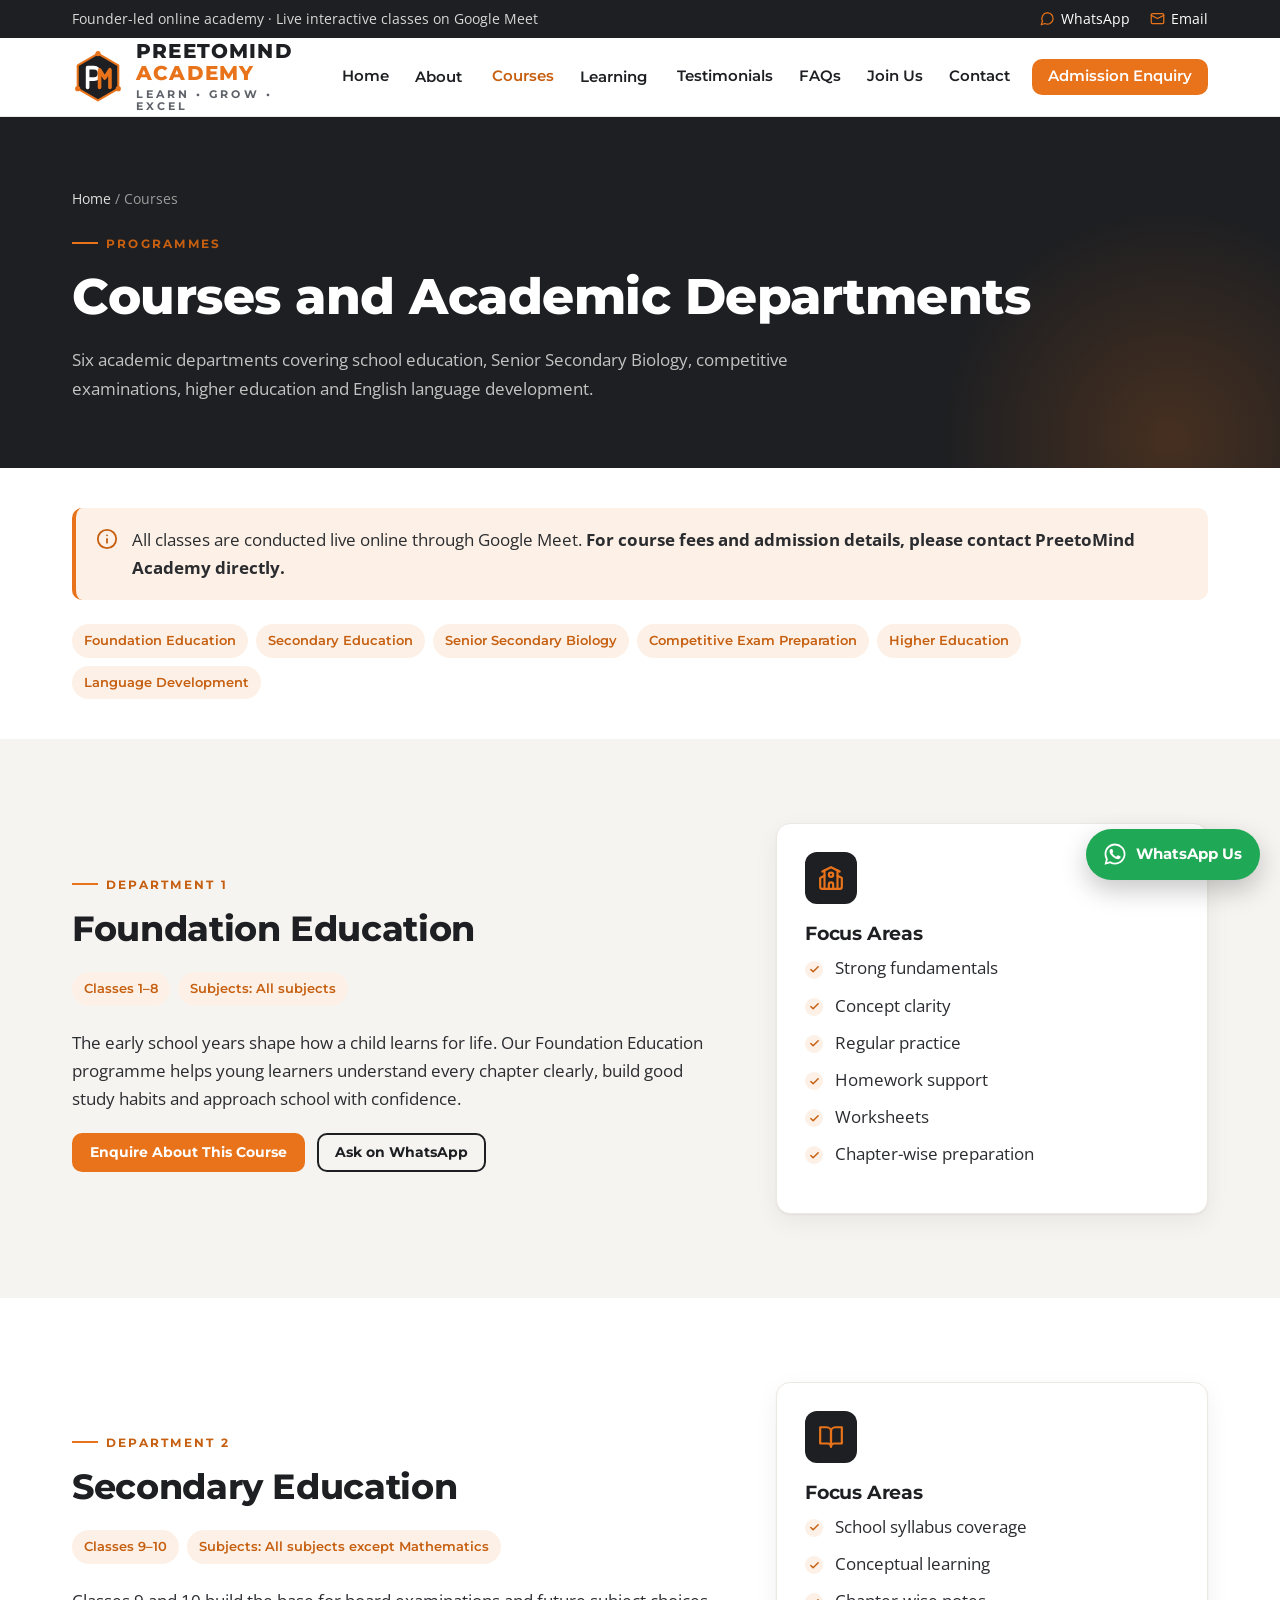
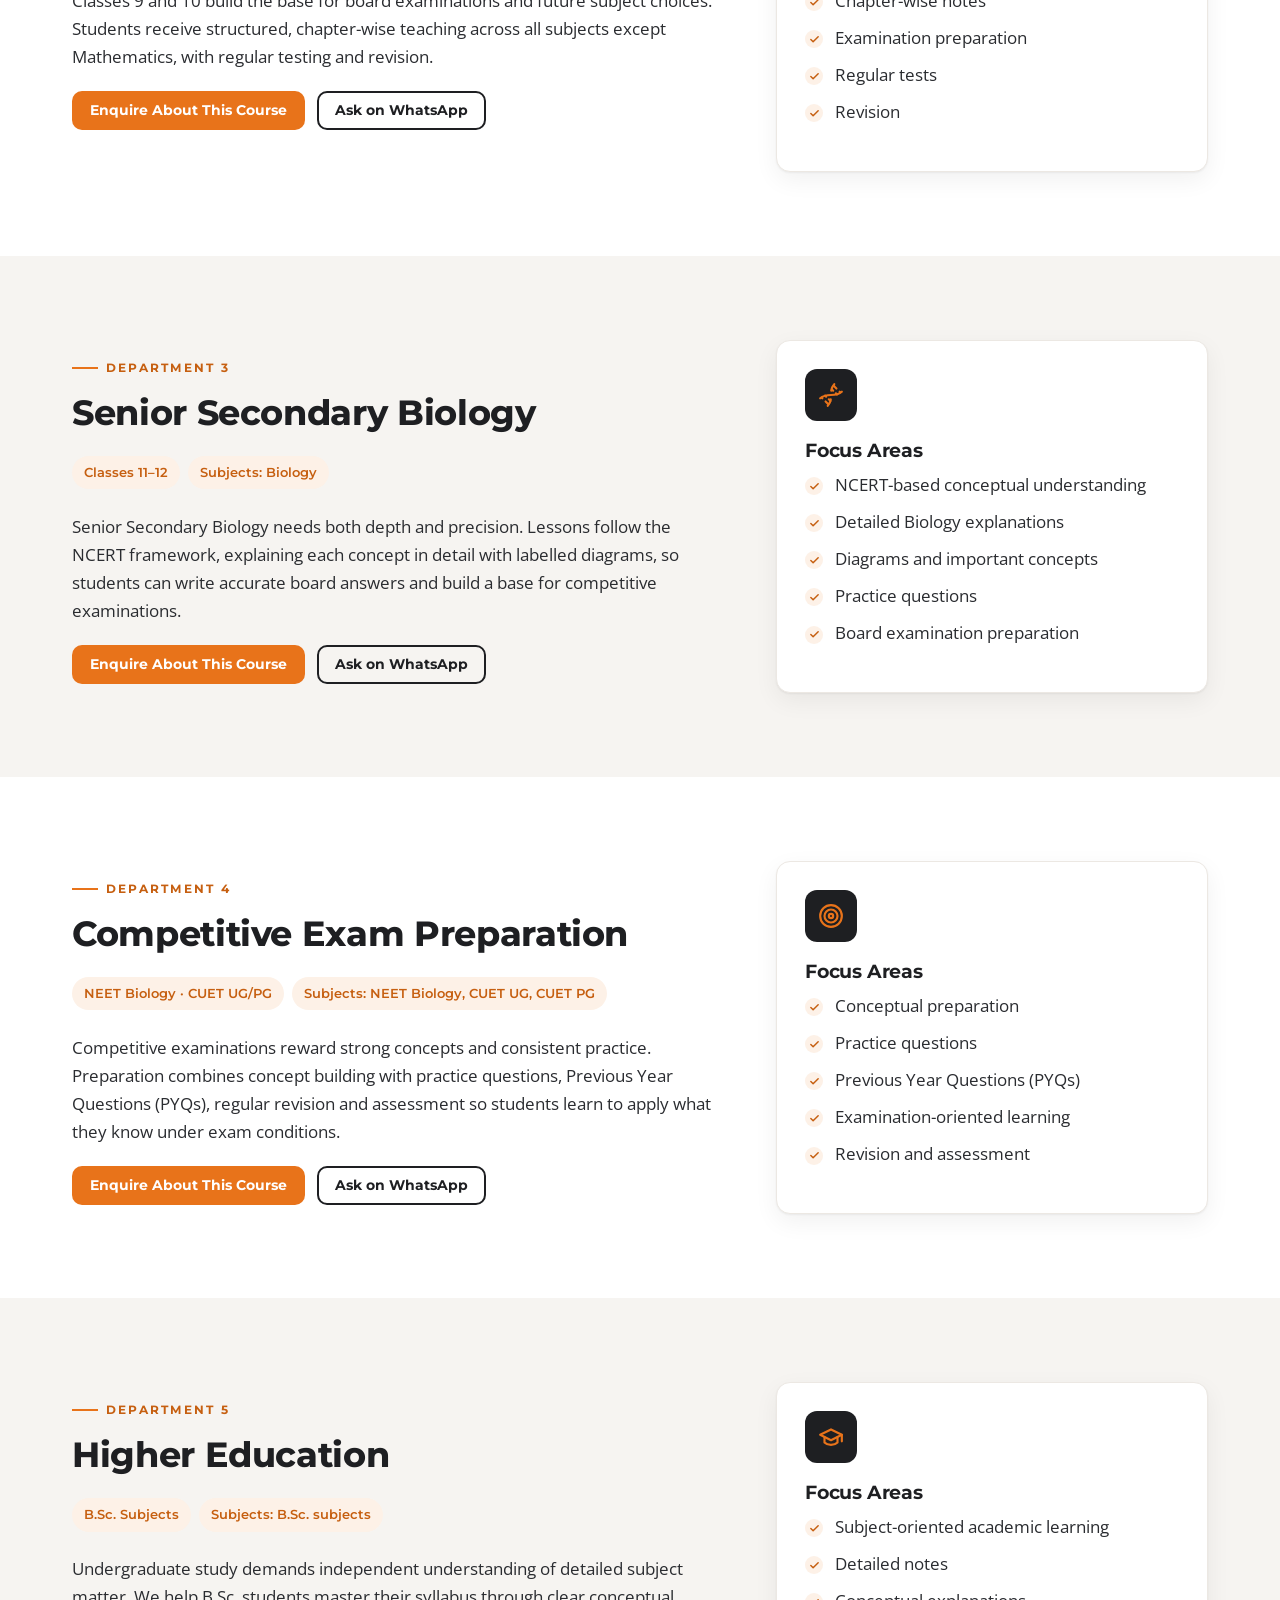
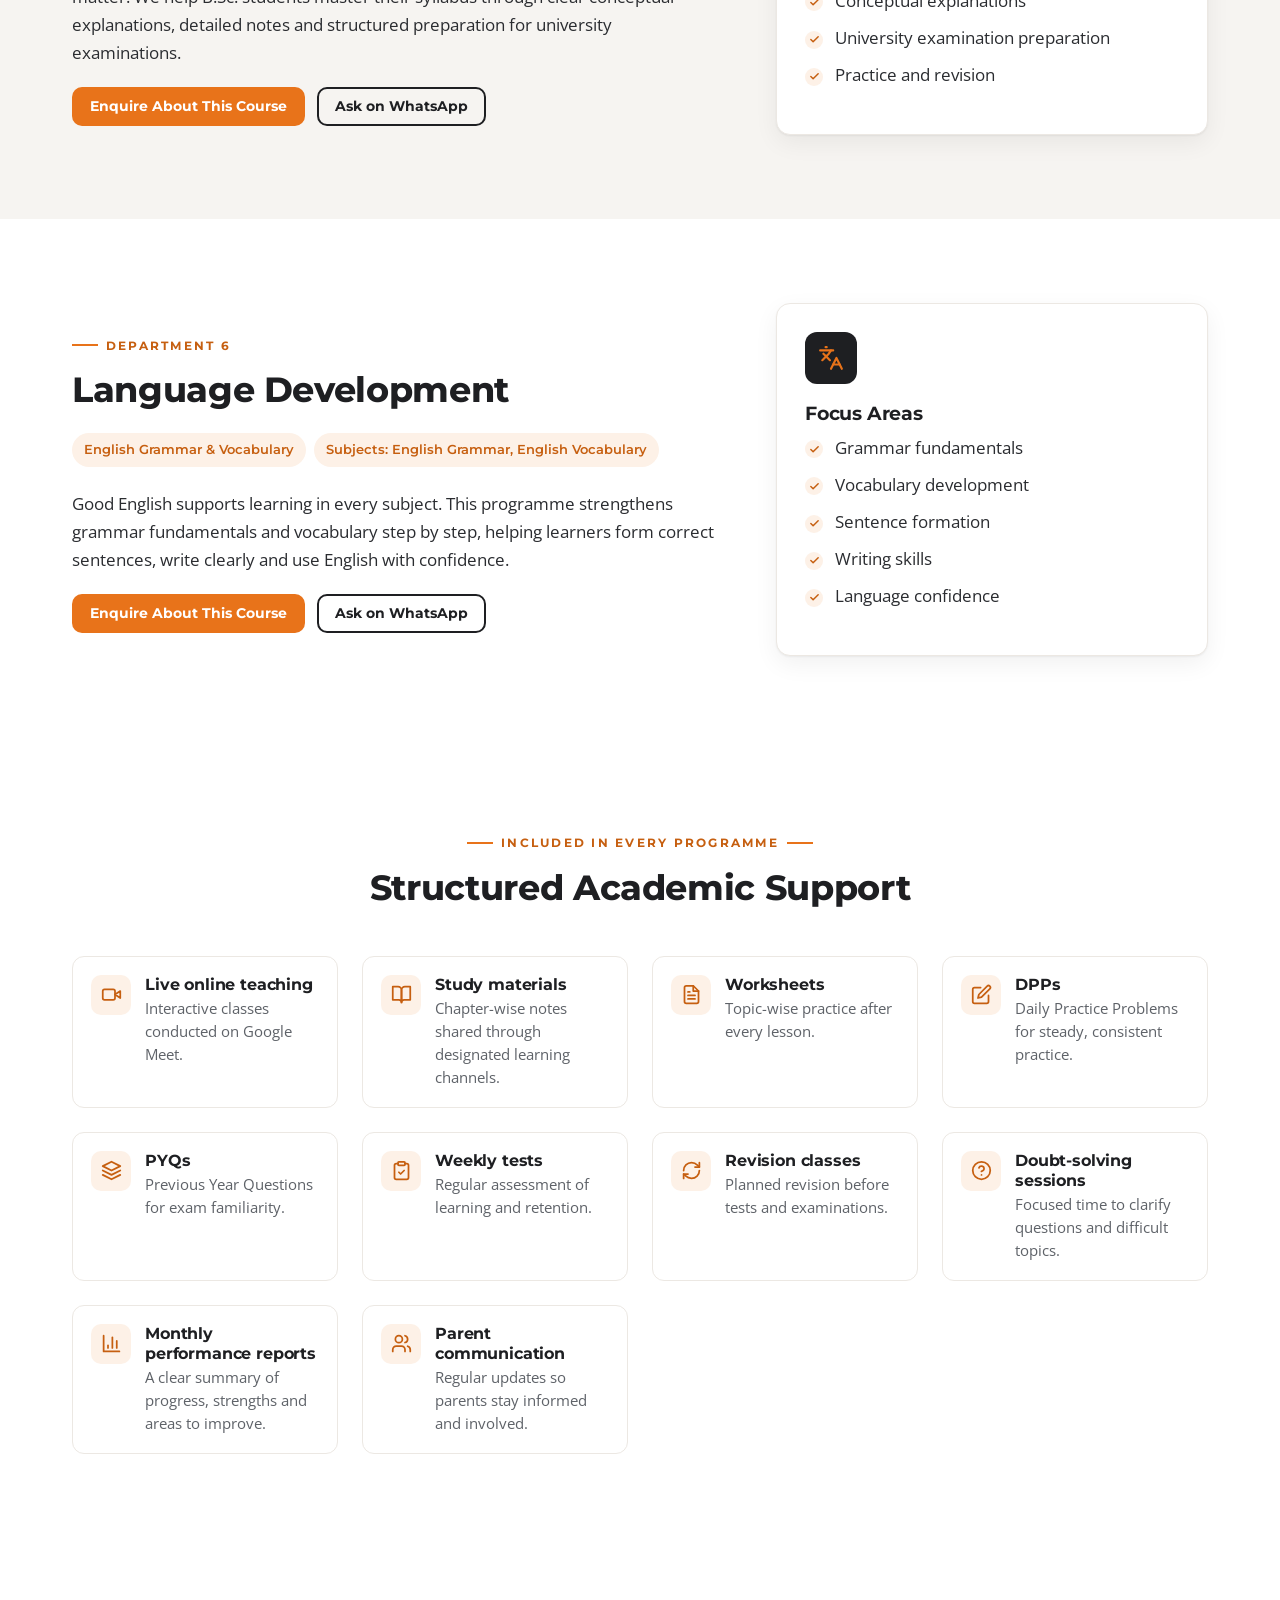
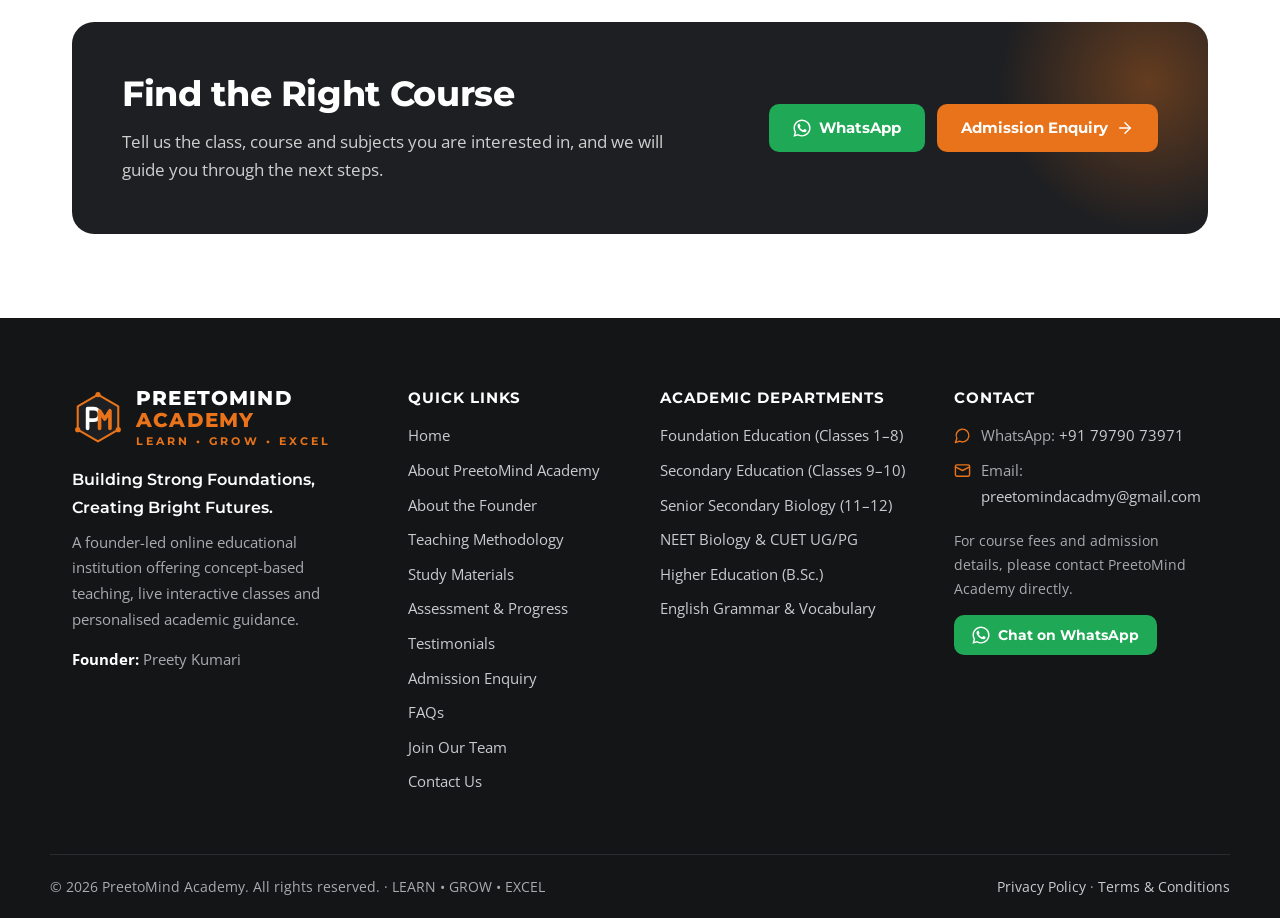
<file: site/courses.html>
<!DOCTYPE html>
<html lang="en">
<head>
<meta charset="utf-8">
<meta name="viewport" content="width=device-width, initial-scale=1">
<title>Online Courses | Classes 1–12, Biology, NEET, CUET, B.Sc. &amp; English | PreetoMind Academy</title>
<meta name="description" content="Explore PreetoMind Academy’s online courses: Foundation (Classes 1–8), Secondary (9–10), Senior Secondary Biology (11–12), NEET Biology, CUET UG/PG, B.Sc. subjects and English Grammar &amp; Vocabulary.">
<meta property="og:title" content="Online Courses | Classes 1–12, Biology, NEET, CUET, B.Sc. &amp; English | PreetoMind Academy">
<meta property="og:description" content="Explore PreetoMind Academy’s online courses: Foundation (Classes 1–8), Secondary (9–10), Senior Secondary Biology (11–12), NEET Biology, CUET UG/PG, B.Sc. subjects and English Grammar &amp; Vocabulary.">
<meta property="og:type" content="website">
<meta property="og:image" content="assets/preetomind-logo.svg">
<meta name="theme-color" content="#1E1F22">

<link rel="icon" href="assets/preetomind-logo.svg" type="image/svg+xml">
<link rel="preconnect" href="https://fonts.googleapis.com"><link rel="preconnect" href="https://fonts.gstatic.com" crossorigin><link href="https://fonts.googleapis.com/css2?family=Montserrat:wght@500;600;700;800&family=Open+Sans:wght@400;600&display=swap" rel="stylesheet">
<link rel="stylesheet" href="assets/styles.css">

</head>
<body>
<a class="skip-link" href="#main">Skip to main content</a>
<header class="site-header">
  <div class="topbar"><div class="container">
    <span class="tb-hide">Founder-led online academy &middot; Live interactive classes on Google Meet</span>
    <span class="tb-links">
      <a href="https://wa.me/917979073971?text=Hello%20PreetoMind%20Academy%2C%20I%20would%20like%20to%20know%20more%20about%20admissions."><svg viewBox="0 0 24 24" fill="none" stroke="currentColor" stroke-width="2" stroke-linecap="round" stroke-linejoin="round" aria-hidden="true"><path d="M7.9 20A9 9 0 1 0 4 16.1L2 22Z"/></svg>WhatsApp</a>
      <a href="mailto:preetomindacadmy@gmail.com?subject=Admission%20Enquiry%20-%20PreetoMind%20Academy" class="tb-hide"><svg viewBox="0 0 24 24" fill="none" stroke="currentColor" stroke-width="2" stroke-linecap="round" stroke-linejoin="round" aria-hidden="true"><rect x="2" y="4" width="20" height="16" rx="2"/><path d="m22 7-10 5L2 7"/></svg>Email</a>
    </span>
  </div></div>
  <div class="container nav-wrap">
    <a class="brand" href="index.html" aria-label="PreetoMind Academy - Home"><img class="brand-logo" src="assets/preetomind-logo.svg" alt="PreetoMind Academy logo" width="52" height="52"><span class="brand-text"><span class="brand-name">PREETOMIND <span>ACADEMY</span></span><span class="brand-tag">LEARN • GROW • EXCEL</span></span></a>
    <button class="menu-toggle" type="button" aria-controls="main-nav" aria-expanded="false" aria-label="Open menu"><svg viewBox="0 0 24 24" fill="none" stroke="currentColor" stroke-width="2" stroke-linecap="round" stroke-linejoin="round" aria-hidden="true"><path d="M4 6h16M4 12h16M4 18h16"/></svg></button>
    <nav class="main-nav" id="main-nav" aria-label="Main navigation"><ul><li><a href="index.html">Home</a></li><li class="has-dd"><button class="dd-toggle" type="button" aria-expanded="false">About<svg class="caret" viewBox="0 0 24 24" fill="none" stroke="currentColor" stroke-width="2" stroke-linecap="round" stroke-linejoin="round" aria-hidden="true"><path d="m6 9 6 6 6-6"/></svg></button><ul class="dropdown"><li><a href="about.html">About PreetoMind Academy</a></li><li><a href="founder.html">About the Founder</a></li><li><a href="teaching-methodology.html">Teaching Methodology</a></li></ul></li><li><a href="courses.html" aria-current="page">Courses</a></li><li class="has-dd"><button class="dd-toggle" type="button" aria-expanded="false">Learning<svg class="caret" viewBox="0 0 24 24" fill="none" stroke="currentColor" stroke-width="2" stroke-linecap="round" stroke-linejoin="round" aria-hidden="true"><path d="m6 9 6 6 6-6"/></svg></button><ul class="dropdown"><li><a href="study-materials.html">Study Materials & Resources</a></li><li><a href="assessment-and-progress.html">Assessment & Progress</a></li></ul></li><li><a href="testimonials.html">Testimonials</a></li><li><a href="faq.html">FAQs</a></li><li><a href="join-our-team.html">Join Us</a></li><li><a href="contact.html">Contact</a></li><li class="nav-cta"><a class="btn btn-primary btn-sm" href="admission-enquiry.html">Admission Enquiry</a></li></ul></nav>
  </div>
</header>
<main id="main">

<section class="page-hero"><div class="container"><div class="breadcrumb"><a href="index.html">Home</a> / Courses</div><div class="eyebrow">Programmes</div><h1>Courses and Academic Departments</h1><p>Six academic departments covering school education, Senior Secondary Biology, competitive examinations, higher education and English language development.</p></div></section>
<section style="padding:40px 0"><div class="container">
  <div class="notice"><svg viewBox="0 0 24 24" fill="none" stroke="currentColor" stroke-width="2" stroke-linecap="round" stroke-linejoin="round" aria-hidden="true"><circle cx="12" cy="12" r="10"/><path d="M12 16v-4"/><path d="M12 8h.01"/></svg><p>All classes are conducted live online through Google Meet. <strong>For course fees and admission details, please contact PreetoMind Academy directly.</strong></p></div>
  <div class="pill-row mb-0"><a class="pill" href="#foundation">Foundation Education</a><a class="pill" href="#secondary">Secondary Education</a><a class="pill" href="#senior-secondary-biology">Senior Secondary Biology</a><a class="pill" href="#competitive-exams">Competitive Exam Preparation</a><a class="pill" href="#higher-education">Higher Education</a><a class="pill" href="#language-development">Language Development</a></div>
</div></section>
<section id="foundation" class="section-alt"><div class="container"><div class="split wide-left">
  <div>
    <div class="eyebrow">Department 1</div>
    <h2>Foundation Education</h2>
    <div class="pill-row"><span class="pill">Classes 1–8</span><span class="pill">Subjects: All subjects</span></div>
    <p>The early school years shape how a child learns for life. Our Foundation Education programme helps young learners understand every chapter clearly, build good study habits and approach school with confidence.</p>
    <div class="btn-row mt-2"><a class="btn btn-primary btn-sm" href="admission-enquiry.html">Enquire About This Course</a><a class="btn btn-outline btn-sm" href="https://wa.me/917979073971?text=Hello%20PreetoMind%20Academy%2C%20I%20would%20like%20details%20about%20Foundation%20Education.">Ask on WhatsApp</a></div>
  </div>
  <div class="card"><div class="icon-badge dark"><svg viewBox="0 0 24 24" fill="none" stroke="currentColor" stroke-width="2" stroke-linecap="round" stroke-linejoin="round" aria-hidden="true"><path d="m4 6 8-4 8 4"/><path d="m18 10 4 2v8a2 2 0 0 1-2 2H4a2 2 0 0 1-2-2v-8l4-2"/><path d="M14 22v-4a2 2 0 0 0-4 0v4"/><path d="M18 5v17"/><path d="M6 5v17"/><circle cx="12" cy="9" r="2"/></svg></div><h3>Focus Areas</h3><ul class="checklist"><li>Strong fundamentals</li><li>Concept clarity</li><li>Regular practice</li><li>Homework support</li><li>Worksheets</li><li>Chapter-wise preparation</li></ul></div>
</div></div></section><section id="secondary"><div class="container"><div class="split wide-left">
  <div>
    <div class="eyebrow">Department 2</div>
    <h2>Secondary Education</h2>
    <div class="pill-row"><span class="pill">Classes 9–10</span><span class="pill">Subjects: All subjects except Mathematics</span></div>
    <p>Classes 9 and 10 build the base for board examinations and future subject choices. Students receive structured, chapter-wise teaching across all subjects except Mathematics, with regular testing and revision.</p>
    <div class="btn-row mt-2"><a class="btn btn-primary btn-sm" href="admission-enquiry.html">Enquire About This Course</a><a class="btn btn-outline btn-sm" href="https://wa.me/917979073971?text=Hello%20PreetoMind%20Academy%2C%20I%20would%20like%20details%20about%20Secondary%20Education.">Ask on WhatsApp</a></div>
  </div>
  <div class="card"><div class="icon-badge dark"><svg viewBox="0 0 24 24" fill="none" stroke="currentColor" stroke-width="2" stroke-linecap="round" stroke-linejoin="round" aria-hidden="true"><path d="M2 3h6a4 4 0 0 1 4 4v14a3 3 0 0 0-3-3H2z"/><path d="M22 3h-6a4 4 0 0 0-4 4v14a3 3 0 0 1 3-3h7z"/></svg></div><h3>Focus Areas</h3><ul class="checklist"><li>School syllabus coverage</li><li>Conceptual learning</li><li>Chapter-wise notes</li><li>Examination preparation</li><li>Regular tests</li><li>Revision</li></ul></div>
</div></div></section><section id="senior-secondary-biology" class="section-alt"><div class="container"><div class="split wide-left">
  <div>
    <div class="eyebrow">Department 3</div>
    <h2>Senior Secondary Biology</h2>
    <div class="pill-row"><span class="pill">Classes 11–12</span><span class="pill">Subjects: Biology</span></div>
    <p>Senior Secondary Biology needs both depth and precision. Lessons follow the NCERT framework, explaining each concept in detail with labelled diagrams, so students can write accurate board answers and build a base for competitive examinations.</p>
    <div class="btn-row mt-2"><a class="btn btn-primary btn-sm" href="admission-enquiry.html">Enquire About This Course</a><a class="btn btn-outline btn-sm" href="https://wa.me/917979073971?text=Hello%20PreetoMind%20Academy%2C%20I%20would%20like%20details%20about%20Senior%20Secondary%20Biology.">Ask on WhatsApp</a></div>
  </div>
  <div class="card"><div class="icon-badge dark"><svg viewBox="0 0 24 24" fill="none" stroke="currentColor" stroke-width="2" stroke-linecap="round" stroke-linejoin="round" aria-hidden="true"><path d="M2 15c6.667-6 13.333 0 20-6"/><path d="M9 22c1.798-1.998 2.518-3.995 2.807-5.993"/><path d="M15 2c-1.798 1.998-2.518 3.995-2.807 5.993"/><path d="m17 6-2.5-2.5"/><path d="m14 8-1-1"/><path d="m7 18 2.5 2.5"/><path d="m3.5 14.5.5.5"/><path d="m20 9 .5.5"/><path d="m6.5 12.5 1 1"/><path d="m16.5 10.5 1 1"/><path d="m10 16 1.5 1.5"/></svg></div><h3>Focus Areas</h3><ul class="checklist"><li>NCERT-based conceptual understanding</li><li>Detailed Biology explanations</li><li>Diagrams and important concepts</li><li>Practice questions</li><li>Board examination preparation</li></ul></div>
</div></div></section><section id="competitive-exams"><div class="container"><div class="split wide-left">
  <div>
    <div class="eyebrow">Department 4</div>
    <h2>Competitive Exam Preparation</h2>
    <div class="pill-row"><span class="pill">NEET Biology · CUET UG/PG</span><span class="pill">Subjects: NEET Biology, CUET UG, CUET PG</span></div>
    <p>Competitive examinations reward strong concepts and consistent practice. Preparation combines concept building with practice questions, Previous Year Questions (PYQs), regular revision and assessment so students learn to apply what they know under exam conditions.</p>
    <div class="btn-row mt-2"><a class="btn btn-primary btn-sm" href="admission-enquiry.html">Enquire About This Course</a><a class="btn btn-outline btn-sm" href="https://wa.me/917979073971?text=Hello%20PreetoMind%20Academy%2C%20I%20would%20like%20details%20about%20Competitive%20Exam%20Preparation.">Ask on WhatsApp</a></div>
  </div>
  <div class="card"><div class="icon-badge dark"><svg viewBox="0 0 24 24" fill="none" stroke="currentColor" stroke-width="2" stroke-linecap="round" stroke-linejoin="round" aria-hidden="true"><circle cx="12" cy="12" r="10"/><circle cx="12" cy="12" r="6"/><circle cx="12" cy="12" r="2"/></svg></div><h3>Focus Areas</h3><ul class="checklist"><li>Conceptual preparation</li><li>Practice questions</li><li>Previous Year Questions (PYQs)</li><li>Examination-oriented learning</li><li>Revision and assessment</li></ul></div>
</div></div></section><section id="higher-education" class="section-alt"><div class="container"><div class="split wide-left">
  <div>
    <div class="eyebrow">Department 5</div>
    <h2>Higher Education</h2>
    <div class="pill-row"><span class="pill">B.Sc. Subjects</span><span class="pill">Subjects: B.Sc. subjects</span></div>
    <p>Undergraduate study demands independent understanding of detailed subject matter. We help B.Sc. students master their syllabus through clear conceptual explanations, detailed notes and structured preparation for university examinations.</p>
    <div class="btn-row mt-2"><a class="btn btn-primary btn-sm" href="admission-enquiry.html">Enquire About This Course</a><a class="btn btn-outline btn-sm" href="https://wa.me/917979073971?text=Hello%20PreetoMind%20Academy%2C%20I%20would%20like%20details%20about%20Higher%20Education.">Ask on WhatsApp</a></div>
  </div>
  <div class="card"><div class="icon-badge dark"><svg viewBox="0 0 24 24" fill="none" stroke="currentColor" stroke-width="2" stroke-linecap="round" stroke-linejoin="round" aria-hidden="true"><path d="M22 10v6"/><path d="M2 10l10-5 10 5-10 5z"/><path d="M6 12v5c3 3 9 3 12 0v-5"/></svg></div><h3>Focus Areas</h3><ul class="checklist"><li>Subject-oriented academic learning</li><li>Detailed notes</li><li>Conceptual explanations</li><li>University examination preparation</li><li>Practice and revision</li></ul></div>
</div></div></section><section id="language-development"><div class="container"><div class="split wide-left">
  <div>
    <div class="eyebrow">Department 6</div>
    <h2>Language Development</h2>
    <div class="pill-row"><span class="pill">English Grammar & Vocabulary</span><span class="pill">Subjects: English Grammar, English Vocabulary</span></div>
    <p>Good English supports learning in every subject. This programme strengthens grammar fundamentals and vocabulary step by step, helping learners form correct sentences, write clearly and use English with confidence.</p>
    <div class="btn-row mt-2"><a class="btn btn-primary btn-sm" href="admission-enquiry.html">Enquire About This Course</a><a class="btn btn-outline btn-sm" href="https://wa.me/917979073971?text=Hello%20PreetoMind%20Academy%2C%20I%20would%20like%20details%20about%20Language%20Development.">Ask on WhatsApp</a></div>
  </div>
  <div class="card"><div class="icon-badge dark"><svg viewBox="0 0 24 24" fill="none" stroke="currentColor" stroke-width="2" stroke-linecap="round" stroke-linejoin="round" aria-hidden="true"><path d="m5 8 6 6"/><path d="m4 14 6-6 2-3"/><path d="M2 5h12"/><path d="M7 2h1"/><path d="m22 22-5-10-5 10"/><path d="M14 18h6"/></svg></div><h3>Focus Areas</h3><ul class="checklist"><li>Grammar fundamentals</li><li>Vocabulary development</li><li>Sentence formation</li><li>Writing skills</li><li>Language confidence</li></ul></div>
</div></div></section>
<section><div class="container">
  <div class="section-head center"><div class="eyebrow">Included in Every Programme</div><h2>Structured Academic Support</h2></div>
  <div class="grid g-3" style="grid-template-columns:repeat(auto-fit,minmax(260px,1fr))"><div class="feature"><div class="ic"><svg viewBox="0 0 24 24" fill="none" stroke="currentColor" stroke-width="2" stroke-linecap="round" stroke-linejoin="round" aria-hidden="true"><path d="m22 8-6 4 6 4V8Z"/><rect x="2" y="6" width="14" height="12" rx="2"/></svg></div><div><h4>Live online teaching</h4><p>Interactive classes conducted on Google Meet.</p></div></div><div class="feature"><div class="ic"><svg viewBox="0 0 24 24" fill="none" stroke="currentColor" stroke-width="2" stroke-linecap="round" stroke-linejoin="round" aria-hidden="true"><path d="M2 3h6a4 4 0 0 1 4 4v14a3 3 0 0 0-3-3H2z"/><path d="M22 3h-6a4 4 0 0 0-4 4v14a3 3 0 0 1 3-3h7z"/></svg></div><div><h4>Study materials</h4><p>Chapter-wise notes shared through designated learning channels.</p></div></div><div class="feature"><div class="ic"><svg viewBox="0 0 24 24" fill="none" stroke="currentColor" stroke-width="2" stroke-linecap="round" stroke-linejoin="round" aria-hidden="true"><path d="M14 2H6a2 2 0 0 0-2 2v16a2 2 0 0 0 2 2h12a2 2 0 0 0 2-2V8z"/><path d="M14 2v6h6"/><path d="M16 13H8"/><path d="M16 17H8"/><path d="M10 9H8"/></svg></div><div><h4>Worksheets</h4><p>Topic-wise practice after every lesson.</p></div></div><div class="feature"><div class="ic"><svg viewBox="0 0 24 24" fill="none" stroke="currentColor" stroke-width="2" stroke-linecap="round" stroke-linejoin="round" aria-hidden="true"><path d="M11 4H4a2 2 0 0 0-2 2v14a2 2 0 0 0 2 2h14a2 2 0 0 0 2-2v-7"/><path d="M18.5 2.5a2.12 2.12 0 0 1 3 3L12 15l-4 1 1-4Z"/></svg></div><div><h4>DPPs</h4><p>Daily Practice Problems for steady, consistent practice.</p></div></div><div class="feature"><div class="ic"><svg viewBox="0 0 24 24" fill="none" stroke="currentColor" stroke-width="2" stroke-linecap="round" stroke-linejoin="round" aria-hidden="true"><path d="m12 2 10 5-10 5L2 7z"/><path d="m2 17 10 5 10-5"/><path d="m2 12 10 5 10-5"/></svg></div><div><h4>PYQs</h4><p>Previous Year Questions for exam familiarity.</p></div></div><div class="feature"><div class="ic"><svg viewBox="0 0 24 24" fill="none" stroke="currentColor" stroke-width="2" stroke-linecap="round" stroke-linejoin="round" aria-hidden="true"><rect x="8" y="2" width="8" height="4" rx="1"/><path d="M16 4h2a2 2 0 0 1 2 2v14a2 2 0 0 1-2 2H6a2 2 0 0 1-2-2V6a2 2 0 0 1 2-2h2"/><path d="m9 14 2 2 4-4"/></svg></div><div><h4>Weekly tests</h4><p>Regular assessment of learning and retention.</p></div></div><div class="feature"><div class="ic"><svg viewBox="0 0 24 24" fill="none" stroke="currentColor" stroke-width="2" stroke-linecap="round" stroke-linejoin="round" aria-hidden="true"><path d="M3 12a9 9 0 0 1 9-9 9.75 9.75 0 0 1 6.74 2.74L21 8"/><path d="M21 3v5h-5"/><path d="M21 12a9 9 0 0 1-9 9 9.75 9.75 0 0 1-6.74-2.74L3 16"/><path d="M8 16H3v5"/></svg></div><div><h4>Revision classes</h4><p>Planned revision before tests and examinations.</p></div></div><div class="feature"><div class="ic"><svg viewBox="0 0 24 24" fill="none" stroke="currentColor" stroke-width="2" stroke-linecap="round" stroke-linejoin="round" aria-hidden="true"><circle cx="12" cy="12" r="10"/><path d="M9.09 9a3 3 0 0 1 5.83 1c0 2-3 3-3 3"/><path d="M12 17h.01"/></svg></div><div><h4>Doubt-solving sessions</h4><p>Focused time to clarify questions and difficult topics.</p></div></div><div class="feature"><div class="ic"><svg viewBox="0 0 24 24" fill="none" stroke="currentColor" stroke-width="2" stroke-linecap="round" stroke-linejoin="round" aria-hidden="true"><path d="M3 3v18h18"/><path d="M18 17V9"/><path d="M13 17V5"/><path d="M8 17v-3"/></svg></div><div><h4>Monthly performance reports</h4><p>A clear summary of progress, strengths and areas to improve.</p></div></div><div class="feature"><div class="ic"><svg viewBox="0 0 24 24" fill="none" stroke="currentColor" stroke-width="2" stroke-linecap="round" stroke-linejoin="round" aria-hidden="true"><path d="M16 21v-2a4 4 0 0 0-4-4H6a4 4 0 0 0-4 4v2"/><circle cx="9" cy="7" r="4"/><path d="M22 21v-2a4 4 0 0 0-3-3.87"/><path d="M16 3.13a4 4 0 0 1 0 7.75"/></svg></div><div><h4>Parent communication</h4><p>Regular updates so parents stay informed and involved.</p></div></div></div>
</div></section>
<section><div class="container"><div class="cta-band">
  <div><h2>Find the Right Course</h2><p>Tell us the class, course and subjects you are interested in, and we will guide you through the next steps.</p></div>
  <div class="btn-row">
    <a class="btn btn-whatsapp" href="https://wa.me/917979073971?text=Hello%20PreetoMind%20Academy%2C%20I%20would%20like%20to%20know%20more%20about%20admissions."><svg viewBox="0 0 24 24" fill="currentColor" aria-hidden="true"><path d="M17.47 14.38c-.3-.15-1.75-.86-2.02-.96-.27-.1-.47-.15-.67.15-.2.3-.77.96-.94 1.16-.17.2-.35.22-.64.07-.3-.15-1.25-.46-2.38-1.47-.88-.79-1.47-1.76-1.65-2.05-.17-.3-.02-.46.13-.6.13-.14.3-.35.45-.52.15-.17.2-.3.3-.5.1-.2.05-.37-.02-.52-.08-.15-.67-1.61-.92-2.2-.24-.58-.49-.5-.67-.5h-.57c-.2 0-.52.07-.79.37-.27.3-1.04 1.02-1.04 2.48s1.07 2.88 1.21 3.08c.15.2 2.1 3.2 5.08 4.49.71.31 1.26.49 1.7.63.71.22 1.36.19 1.87.12.57-.09 1.75-.72 2-1.41.25-.69.25-1.29.17-1.41-.07-.12-.27-.2-.57-.35zM12.05 21.5h-.01a9.43 9.43 0 0 1-4.8-1.31l-.35-.2-3.57.93.95-3.48-.22-.36a9.42 9.42 0 0 1-1.45-5.03c0-5.2 4.24-9.44 9.46-9.44a9.4 9.4 0 0 1 6.68 2.77 9.38 9.38 0 0 1 2.77 6.68c0 5.21-4.24 9.44-9.46 9.44zm8.05-17.5A11.32 11.32 0 0 0 12.05.66C5.77.66.66 5.77.66 12.04c0 2 .53 3.96 1.52 5.69L.57 23.64l6.05-1.59a11.36 11.36 0 0 0 5.43 1.38h.01c6.27 0 11.38-5.1 11.38-11.38 0-3.04-1.18-5.9-3.34-8.05z"/></svg>WhatsApp</a>
    <a class="btn btn-primary" href="admission-enquiry.html">Admission Enquiry <svg viewBox="0 0 24 24" fill="none" stroke="currentColor" stroke-width="2" stroke-linecap="round" stroke-linejoin="round" aria-hidden="true"><path d="M5 12h14"/><path d="m12 5 7 7-7 7"/></svg></a>
  </div>
</div></div></section>

</main>
<footer class="site-footer">
  <div class="container footer-grid">
    <div>
      <a class="brand" href="index.html" aria-label="PreetoMind Academy - Home"><img class="brand-logo" src="assets/preetomind-logo.svg" alt="PreetoMind Academy logo" width="52" height="52"><span class="brand-text"><span class="brand-name">PREETOMIND <span>ACADEMY</span></span><span class="brand-tag">LEARN • GROW • EXCEL</span></span></a>
      <p class="footer-statement">Building Strong Foundations, Creating Bright Futures.</p>
      <p>A founder-led online educational institution offering concept-based teaching, live interactive classes and personalised academic guidance.</p>
      <p class="mb-0"><strong style="color:#fff">Founder:</strong> Preety Kumari</p>
    </div>
    <div><h4>Quick Links</h4><ul><li><a href="index.html">Home</a></li><li><a href="about.html">About PreetoMind Academy</a></li><li><a href="founder.html">About the Founder</a></li><li><a href="teaching-methodology.html">Teaching Methodology</a></li><li><a href="study-materials.html">Study Materials</a></li><li><a href="assessment-and-progress.html">Assessment & Progress</a></li><li><a href="testimonials.html">Testimonials</a></li><li><a href="admission-enquiry.html">Admission Enquiry</a></li><li><a href="faq.html">FAQs</a></li><li><a href="join-our-team.html">Join Our Team</a></li><li><a href="contact.html">Contact Us</a></li></ul></div>
    <div><h4>Academic Departments</h4><ul><li><a href="courses.html#foundation">Foundation Education (Classes 1–8)</a></li><li><a href="courses.html#secondary">Secondary Education (Classes 9–10)</a></li><li><a href="courses.html#senior-secondary-biology">Senior Secondary Biology (11–12)</a></li><li><a href="courses.html#competitive-exams">NEET Biology & CUET UG/PG</a></li><li><a href="courses.html#higher-education">Higher Education (B.Sc.)</a></li><li><a href="courses.html#language-development">English Grammar & Vocabulary</a></li></ul></div>
    <div><h4>Contact</h4><ul class="footer-contact">
      <li><svg viewBox="0 0 24 24" fill="none" stroke="currentColor" stroke-width="2" stroke-linecap="round" stroke-linejoin="round" aria-hidden="true"><path d="M7.9 20A9 9 0 1 0 4 16.1L2 22Z"/></svg><span>WhatsApp: <a href="https://wa.me/917979073971?text=Hello%20PreetoMind%20Academy%2C%20I%20would%20like%20to%20know%20more%20about%20admissions.">+91 79790 73971</a></span></li>
      <li><svg viewBox="0 0 24 24" fill="none" stroke="currentColor" stroke-width="2" stroke-linecap="round" stroke-linejoin="round" aria-hidden="true"><rect x="2" y="4" width="20" height="16" rx="2"/><path d="m22 7-10 5L2 7"/></svg><span>Email: <a href="mailto:preetomindacadmy@gmail.com?subject=Admission%20Enquiry%20-%20PreetoMind%20Academy">preetomindacadmy@gmail.com</a></span></li>
    </ul>
    <p class="small mt-2">For course fees and admission details, please contact PreetoMind Academy directly.</p>
    <a class="btn btn-whatsapp btn-sm" href="https://wa.me/917979073971?text=Hello%20PreetoMind%20Academy%2C%20I%20would%20like%20to%20know%20more%20about%20admissions."><svg viewBox="0 0 24 24" fill="currentColor" aria-hidden="true"><path d="M17.47 14.38c-.3-.15-1.75-.86-2.02-.96-.27-.1-.47-.15-.67.15-.2.3-.77.96-.94 1.16-.17.2-.35.22-.64.07-.3-.15-1.25-.46-2.38-1.47-.88-.79-1.47-1.76-1.65-2.05-.17-.3-.02-.46.13-.6.13-.14.3-.35.45-.52.15-.17.2-.3.3-.5.1-.2.05-.37-.02-.52-.08-.15-.67-1.61-.92-2.2-.24-.58-.49-.5-.67-.5h-.57c-.2 0-.52.07-.79.37-.27.3-1.04 1.02-1.04 2.48s1.07 2.88 1.21 3.08c.15.2 2.1 3.2 5.08 4.49.71.31 1.26.49 1.7.63.71.22 1.36.19 1.87.12.57-.09 1.75-.72 2-1.41.25-.69.25-1.29.17-1.41-.07-.12-.27-.2-.57-.35zM12.05 21.5h-.01a9.43 9.43 0 0 1-4.8-1.31l-.35-.2-3.57.93.95-3.48-.22-.36a9.42 9.42 0 0 1-1.45-5.03c0-5.2 4.24-9.44 9.46-9.44a9.4 9.4 0 0 1 6.68 2.77 9.38 9.38 0 0 1 2.77 6.68c0 5.21-4.24 9.44-9.46 9.44zm8.05-17.5A11.32 11.32 0 0 0 12.05.66C5.77.66.66 5.77.66 12.04c0 2 .53 3.96 1.52 5.69L.57 23.64l6.05-1.59a11.36 11.36 0 0 0 5.43 1.38h.01c6.27 0 11.38-5.1 11.38-11.38 0-3.04-1.18-5.9-3.34-8.05z"/></svg>Chat on WhatsApp</a>
    </div>
  </div>
  <div class="container footer-bottom">
    <span>&copy; <span id="year">2026</span> PreetoMind Academy. All rights reserved. &middot; LEARN • GROW • EXCEL</span>
    <span><a href="privacy-policy.html">Privacy Policy</a> &middot; <a href="terms-and-conditions.html">Terms &amp; Conditions</a></span>
  </div>
</footer>
<a class="wa-float" href="https://wa.me/917979073971?text=Hello%20PreetoMind%20Academy%2C%20I%20would%20like%20to%20know%20more%20about%20admissions." aria-label="Contact PreetoMind Academy on WhatsApp"><svg viewBox="0 0 24 24" fill="currentColor" aria-hidden="true"><path d="M17.47 14.38c-.3-.15-1.75-.86-2.02-.96-.27-.1-.47-.15-.67.15-.2.3-.77.96-.94 1.16-.17.2-.35.22-.64.07-.3-.15-1.25-.46-2.38-1.47-.88-.79-1.47-1.76-1.65-2.05-.17-.3-.02-.46.13-.6.13-.14.3-.35.45-.52.15-.17.2-.3.3-.5.1-.2.05-.37-.02-.52-.08-.15-.67-1.61-.92-2.2-.24-.58-.49-.5-.67-.5h-.57c-.2 0-.52.07-.79.37-.27.3-1.04 1.02-1.04 2.48s1.07 2.88 1.21 3.08c.15.2 2.1 3.2 5.08 4.49.71.31 1.26.49 1.7.63.71.22 1.36.19 1.87.12.57-.09 1.75-.72 2-1.41.25-.69.25-1.29.17-1.41-.07-.12-.27-.2-.57-.35zM12.05 21.5h-.01a9.43 9.43 0 0 1-4.8-1.31l-.35-.2-3.57.93.95-3.48-.22-.36a9.42 9.42 0 0 1-1.45-5.03c0-5.2 4.24-9.44 9.46-9.44a9.4 9.4 0 0 1 6.68 2.77 9.38 9.38 0 0 1 2.77 6.68c0 5.21-4.24 9.44-9.46 9.44zm8.05-17.5A11.32 11.32 0 0 0 12.05.66C5.77.66.66 5.77.66 12.04c0 2 .53 3.96 1.52 5.69L.57 23.64l6.05-1.59a11.36 11.36 0 0 0 5.43 1.38h.01c6.27 0 11.38-5.1 11.38-11.38 0-3.04-1.18-5.9-3.34-8.05z"/></svg><span>WhatsApp Us</span></a>
<script src="assets/main.js"></script>
</body>
</html>
</file>
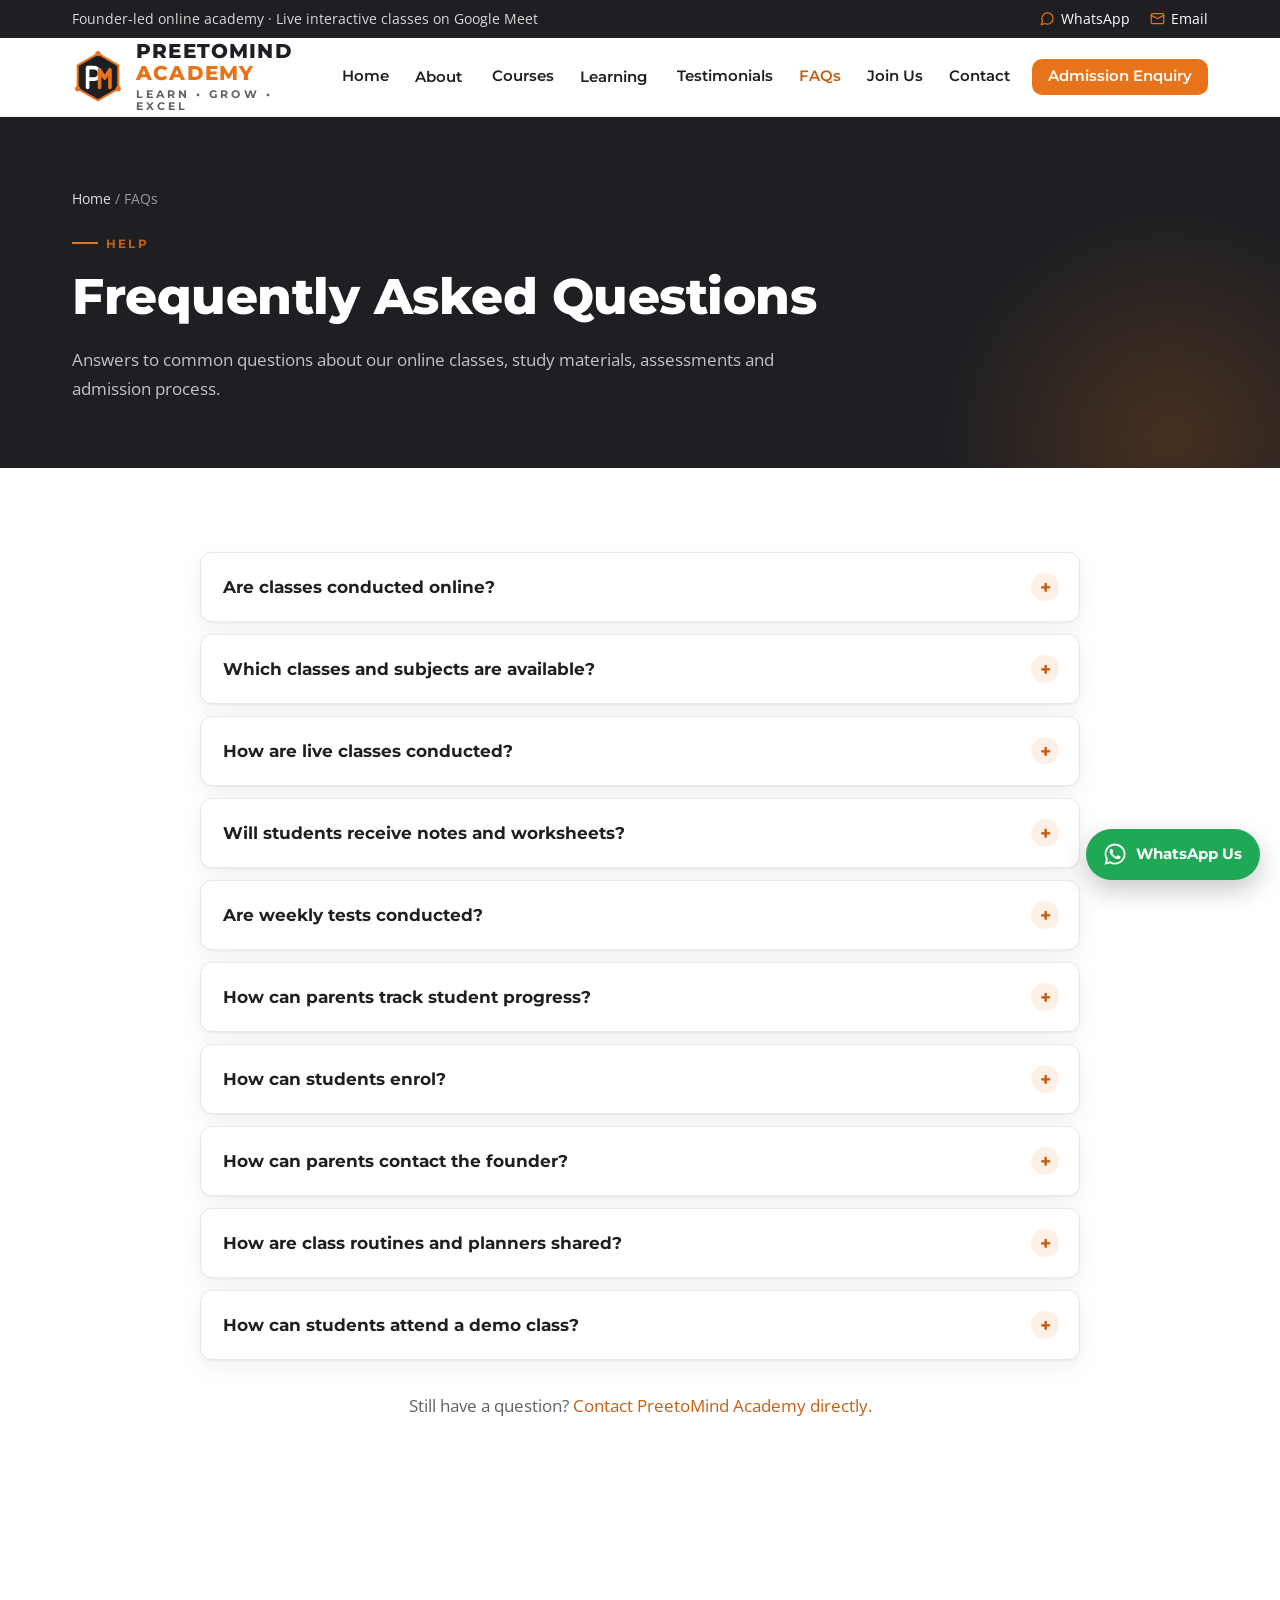
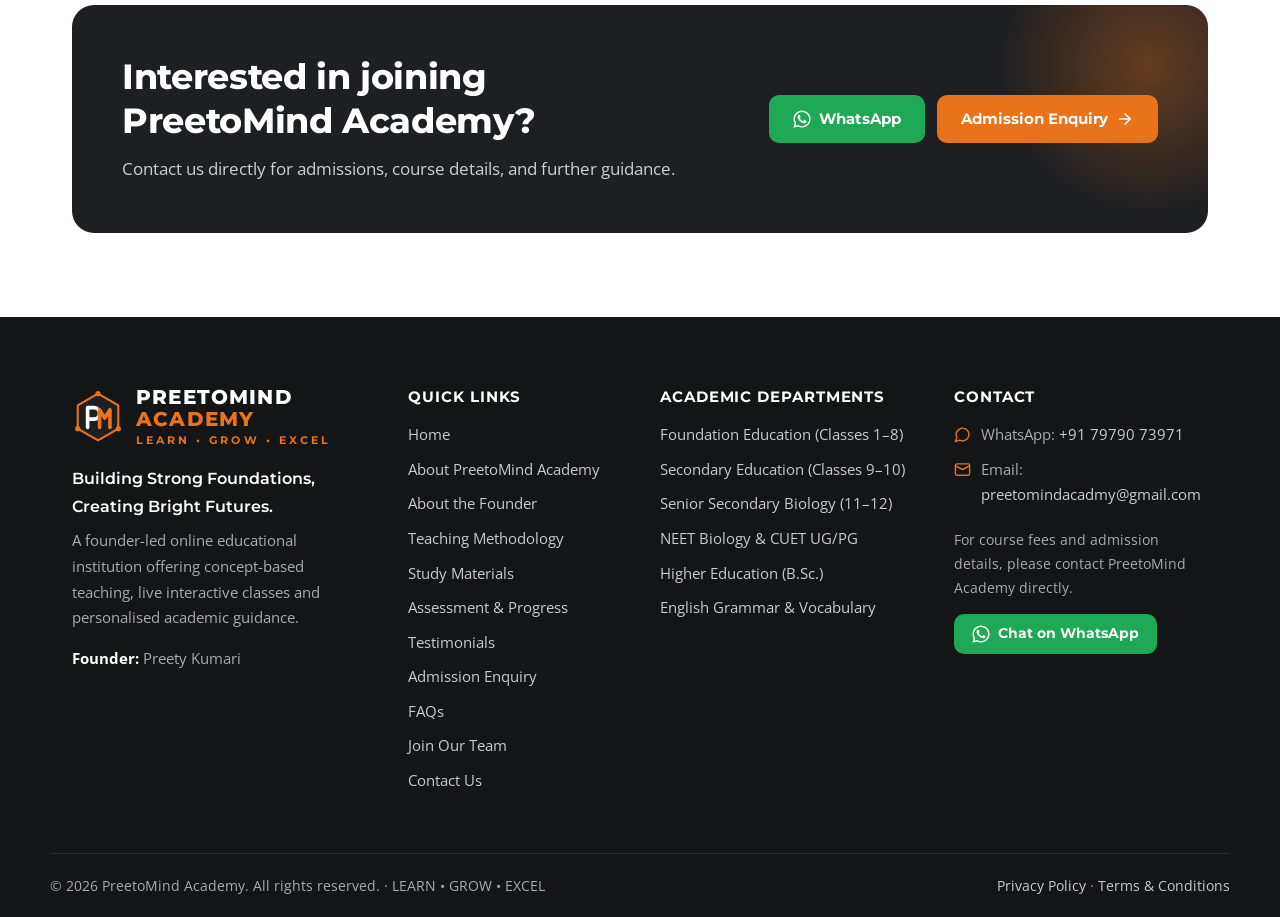
<file: site/faq.html>
<!DOCTYPE html>
<html lang="en">
<head>
<meta charset="utf-8">
<meta name="viewport" content="width=device-width, initial-scale=1">
<title>FAQs | Online Classes, Tests, Admissions &amp; Demo Classes | PreetoMind Academy</title>
<meta name="description" content="Frequently asked questions about PreetoMind Academy: online live classes, subjects offered, notes and worksheets, weekly tests, progress tracking, enrolment and demo classes.">
<meta property="og:title" content="FAQs | Online Classes, Tests, Admissions &amp; Demo Classes | PreetoMind Academy">
<meta property="og:description" content="Frequently asked questions about PreetoMind Academy: online live classes, subjects offered, notes and worksheets, weekly tests, progress tracking, enrolment and demo classes.">
<meta property="og:type" content="website">
<meta property="og:image" content="assets/preetomind-logo.svg">
<meta name="theme-color" content="#1E1F22">

<link rel="icon" href="assets/preetomind-logo.svg" type="image/svg+xml">
<link rel="preconnect" href="https://fonts.googleapis.com"><link rel="preconnect" href="https://fonts.gstatic.com" crossorigin><link href="https://fonts.googleapis.com/css2?family=Montserrat:wght@500;600;700;800&family=Open+Sans:wght@400;600&display=swap" rel="stylesheet">
<link rel="stylesheet" href="assets/styles.css">
<script type="application/ld+json">{"@context": "https://schema.org", "@type": "FAQPage", "mainEntity": [{"@type": "Question", "name": "Are classes conducted online?", "acceptedAnswer": {"@type": "Answer", "text": "Yes. All PreetoMind Academy classes are conducted live online. Students attend interactive classes from home through Google Meet."}}, {"@type": "Question", "name": "Which classes and subjects are available?", "acceptedAnswer": {"@type": "Answer", "text": "We offer six academic departments: Foundation Education for Classes 1–8 (all subjects); Secondary Education for Classes 9–10 (all subjects except Mathematics); Senior Secondary Biology for Classes 11–12; Competitive Exam Preparation for NEET Biology, CUET UG and CUET PG; Higher Education support for B.Sc. subjects; and Language Development in English Grammar and English Vocabulary. See the Courses page for details."}}, {"@type": "Question", "name": "How are live classes conducted?", "acceptedAnswer": {"@type": "Answer", "text": "Classes are held live on Google Meet. They are interactive: students are encouraged to take part, ask questions and clear doubts during class. Recorded lectures are not part of our programme. Learning happens through live teaching supported by study materials and practice."}}, {"@type": "Question", "name": "Will students receive notes and worksheets?", "acceptedAnswer": {"@type": "Answer", "text": "Yes. Enrolled students receive chapter-wise notes, worksheets, practice assignments, Daily Practice Problems (DPPs) and Previous Year Questions (PYQs) where relevant. These are shared privately through Google Classroom and designated learning channels."}}, {"@type": "Question", "name": "Are weekly tests conducted?", "acceptedAnswer": {"@type": "Answer", "text": "Yes. Weekly tests and assessments are a regular part of our academic system. They help us check understanding, identify learning gaps and plan revision."}}, {"@type": "Question", "name": "How can parents track student progress?", "acceptedAnswer": {"@type": "Answer", "text": "Parents receive monthly performance reports and regular progress updates. We also keep in touch with parents directly, so they always know how their child is doing and where support is needed."}}, {"@type": "Question", "name": "How can students enrol?", "acceptedAnswer": {"@type": "Answer", "text": "Submit an admission enquiry or contact us directly. We will discuss your academic requirements, arrange a demo class and share course fee details directly. Admission is completed only after confirmation by the founder. Submitting an enquiry does not confirm admission."}}, {"@type": "Question", "name": "How can parents contact the founder?", "acceptedAnswer": {"@type": "Answer", "text": "Parents can contact PreetoMind Academy directly by WhatsApp or email. Details are on the Contact Us page."}}, {"@type": "Question", "name": "How are class routines and planners shared?", "acceptedAnswer": {"@type": "Answer", "text": "After admission, students receive their academic planner and class routine by email. Google Classroom access is shared through the student’s registered email address, and weekly academic updates are shared through the designated learning channels."}}, {"@type": "Question", "name": "How can students attend a demo class?", "acceptedAnswer": {"@type": "Answer", "text": "Contact us through the Admission Enquiry form, WhatsApp or email. After we understand the student’s requirements, we will arrange a suitable demo class."}}]}</script>
</head>
<body>
<a class="skip-link" href="#main">Skip to main content</a>
<header class="site-header">
  <div class="topbar"><div class="container">
    <span class="tb-hide">Founder-led online academy &middot; Live interactive classes on Google Meet</span>
    <span class="tb-links">
      <a href="https://wa.me/917979073971?text=Hello%20PreetoMind%20Academy%2C%20I%20would%20like%20to%20know%20more%20about%20admissions."><svg viewBox="0 0 24 24" fill="none" stroke="currentColor" stroke-width="2" stroke-linecap="round" stroke-linejoin="round" aria-hidden="true"><path d="M7.9 20A9 9 0 1 0 4 16.1L2 22Z"/></svg>WhatsApp</a>
      <a href="mailto:preetomindacadmy@gmail.com?subject=Admission%20Enquiry%20-%20PreetoMind%20Academy" class="tb-hide"><svg viewBox="0 0 24 24" fill="none" stroke="currentColor" stroke-width="2" stroke-linecap="round" stroke-linejoin="round" aria-hidden="true"><rect x="2" y="4" width="20" height="16" rx="2"/><path d="m22 7-10 5L2 7"/></svg>Email</a>
    </span>
  </div></div>
  <div class="container nav-wrap">
    <a class="brand" href="index.html" aria-label="PreetoMind Academy - Home"><img class="brand-logo" src="assets/preetomind-logo.svg" alt="PreetoMind Academy logo" width="52" height="52"><span class="brand-text"><span class="brand-name">PREETOMIND <span>ACADEMY</span></span><span class="brand-tag">LEARN • GROW • EXCEL</span></span></a>
    <button class="menu-toggle" type="button" aria-controls="main-nav" aria-expanded="false" aria-label="Open menu"><svg viewBox="0 0 24 24" fill="none" stroke="currentColor" stroke-width="2" stroke-linecap="round" stroke-linejoin="round" aria-hidden="true"><path d="M4 6h16M4 12h16M4 18h16"/></svg></button>
    <nav class="main-nav" id="main-nav" aria-label="Main navigation"><ul><li><a href="index.html">Home</a></li><li class="has-dd"><button class="dd-toggle" type="button" aria-expanded="false">About<svg class="caret" viewBox="0 0 24 24" fill="none" stroke="currentColor" stroke-width="2" stroke-linecap="round" stroke-linejoin="round" aria-hidden="true"><path d="m6 9 6 6 6-6"/></svg></button><ul class="dropdown"><li><a href="about.html">About PreetoMind Academy</a></li><li><a href="founder.html">About the Founder</a></li><li><a href="teaching-methodology.html">Teaching Methodology</a></li></ul></li><li><a href="courses.html">Courses</a></li><li class="has-dd"><button class="dd-toggle" type="button" aria-expanded="false">Learning<svg class="caret" viewBox="0 0 24 24" fill="none" stroke="currentColor" stroke-width="2" stroke-linecap="round" stroke-linejoin="round" aria-hidden="true"><path d="m6 9 6 6 6-6"/></svg></button><ul class="dropdown"><li><a href="study-materials.html">Study Materials & Resources</a></li><li><a href="assessment-and-progress.html">Assessment & Progress</a></li></ul></li><li><a href="testimonials.html">Testimonials</a></li><li><a href="faq.html" aria-current="page">FAQs</a></li><li><a href="join-our-team.html">Join Us</a></li><li><a href="contact.html">Contact</a></li><li class="nav-cta"><a class="btn btn-primary btn-sm" href="admission-enquiry.html">Admission Enquiry</a></li></ul></nav>
  </div>
</header>
<main id="main">

<section class="page-hero"><div class="container"><div class="breadcrumb"><a href="index.html">Home</a> / FAQs</div><div class="eyebrow">Help</div><h1>Frequently Asked Questions</h1><p>Answers to common questions about our online classes, study materials, assessments and admission process.</p></div></section>
<section><div class="container"><div class="faq"><details><summary>Are classes conducted online?</summary><div class="answer"><p>Yes. All PreetoMind Academy classes are conducted live online. Students attend interactive classes from home through Google Meet.</p></div></details><details><summary>Which classes and subjects are available?</summary><div class="answer"><p>We offer six academic departments: Foundation Education for Classes 1–8 (all subjects); Secondary Education for Classes 9–10 (all subjects except Mathematics); Senior Secondary Biology for Classes 11–12; Competitive Exam Preparation for NEET Biology, CUET UG and CUET PG; Higher Education support for B.Sc. subjects; and Language Development in English Grammar and English Vocabulary. See the <a href="courses.html">Courses</a> page for details.</p></div></details><details><summary>How are live classes conducted?</summary><div class="answer"><p>Classes are held live on Google Meet. They are interactive: students are encouraged to take part, ask questions and clear doubts during class. Recorded lectures are not part of our programme. Learning happens through live teaching supported by study materials and practice.</p></div></details><details><summary>Will students receive notes and worksheets?</summary><div class="answer"><p>Yes. Enrolled students receive chapter-wise notes, worksheets, practice assignments, Daily Practice Problems (DPPs) and Previous Year Questions (PYQs) where relevant. These are shared privately through Google Classroom and designated learning channels.</p></div></details><details><summary>Are weekly tests conducted?</summary><div class="answer"><p>Yes. Weekly tests and assessments are a regular part of our academic system. They help us check understanding, identify learning gaps and plan revision.</p></div></details><details><summary>How can parents track student progress?</summary><div class="answer"><p>Parents receive monthly performance reports and regular progress updates. We also keep in touch with parents directly, so they always know how their child is doing and where support is needed.</p></div></details><details><summary>How can students enrol?</summary><div class="answer"><p>Submit an <a href="admission-enquiry.html">admission enquiry</a> or contact us directly. We will discuss your academic requirements, arrange a demo class and share course fee details directly. Admission is completed only after confirmation by the founder. Submitting an enquiry does not confirm admission.</p></div></details><details><summary>How can parents contact the founder?</summary><div class="answer"><p>Parents can contact PreetoMind Academy directly by WhatsApp or email. Details are on the <a href="contact.html">Contact Us</a> page.</p></div></details><details><summary>How are class routines and planners shared?</summary><div class="answer"><p>After admission, students receive their academic planner and class routine by email. Google Classroom access is shared through the student’s registered email address, and weekly academic updates are shared through the designated learning channels.</p></div></details><details><summary>How can students attend a demo class?</summary><div class="answer"><p>Contact us through the <a href="admission-enquiry.html">Admission Enquiry</a> form, WhatsApp or email. After we understand the student’s requirements, we will arrange a suitable demo class.</p></div></details></div>
<p class="center mt-3 muted">Still have a question? <a href="contact.html">Contact PreetoMind Academy directly.</a></p></div></section>
<section><div class="container"><div class="cta-band">
  <div><h2>Interested in joining PreetoMind Academy?</h2><p>Contact us directly for admissions, course details, and further guidance.</p></div>
  <div class="btn-row">
    <a class="btn btn-whatsapp" href="https://wa.me/917979073971?text=Hello%20PreetoMind%20Academy%2C%20I%20would%20like%20to%20know%20more%20about%20admissions."><svg viewBox="0 0 24 24" fill="currentColor" aria-hidden="true"><path d="M17.47 14.38c-.3-.15-1.75-.86-2.02-.96-.27-.1-.47-.15-.67.15-.2.3-.77.96-.94 1.16-.17.2-.35.22-.64.07-.3-.15-1.25-.46-2.38-1.47-.88-.79-1.47-1.76-1.65-2.05-.17-.3-.02-.46.13-.6.13-.14.3-.35.45-.52.15-.17.2-.3.3-.5.1-.2.05-.37-.02-.52-.08-.15-.67-1.61-.92-2.2-.24-.58-.49-.5-.67-.5h-.57c-.2 0-.52.07-.79.37-.27.3-1.04 1.02-1.04 2.48s1.07 2.88 1.21 3.08c.15.2 2.1 3.2 5.08 4.49.71.31 1.26.49 1.7.63.71.22 1.36.19 1.87.12.57-.09 1.75-.72 2-1.41.25-.69.25-1.29.17-1.41-.07-.12-.27-.2-.57-.35zM12.05 21.5h-.01a9.43 9.43 0 0 1-4.8-1.31l-.35-.2-3.57.93.95-3.48-.22-.36a9.42 9.42 0 0 1-1.45-5.03c0-5.2 4.24-9.44 9.46-9.44a9.4 9.4 0 0 1 6.68 2.77 9.38 9.38 0 0 1 2.77 6.68c0 5.21-4.24 9.44-9.46 9.44zm8.05-17.5A11.32 11.32 0 0 0 12.05.66C5.77.66.66 5.77.66 12.04c0 2 .53 3.96 1.52 5.69L.57 23.64l6.05-1.59a11.36 11.36 0 0 0 5.43 1.38h.01c6.27 0 11.38-5.1 11.38-11.38 0-3.04-1.18-5.9-3.34-8.05z"/></svg>WhatsApp</a>
    <a class="btn btn-primary" href="admission-enquiry.html">Admission Enquiry <svg viewBox="0 0 24 24" fill="none" stroke="currentColor" stroke-width="2" stroke-linecap="round" stroke-linejoin="round" aria-hidden="true"><path d="M5 12h14"/><path d="m12 5 7 7-7 7"/></svg></a>
  </div>
</div></div></section>

</main>
<footer class="site-footer">
  <div class="container footer-grid">
    <div>
      <a class="brand" href="index.html" aria-label="PreetoMind Academy - Home"><img class="brand-logo" src="assets/preetomind-logo.svg" alt="PreetoMind Academy logo" width="52" height="52"><span class="brand-text"><span class="brand-name">PREETOMIND <span>ACADEMY</span></span><span class="brand-tag">LEARN • GROW • EXCEL</span></span></a>
      <p class="footer-statement">Building Strong Foundations, Creating Bright Futures.</p>
      <p>A founder-led online educational institution offering concept-based teaching, live interactive classes and personalised academic guidance.</p>
      <p class="mb-0"><strong style="color:#fff">Founder:</strong> Preety Kumari</p>
    </div>
    <div><h4>Quick Links</h4><ul><li><a href="index.html">Home</a></li><li><a href="about.html">About PreetoMind Academy</a></li><li><a href="founder.html">About the Founder</a></li><li><a href="teaching-methodology.html">Teaching Methodology</a></li><li><a href="study-materials.html">Study Materials</a></li><li><a href="assessment-and-progress.html">Assessment & Progress</a></li><li><a href="testimonials.html">Testimonials</a></li><li><a href="admission-enquiry.html">Admission Enquiry</a></li><li><a href="faq.html">FAQs</a></li><li><a href="join-our-team.html">Join Our Team</a></li><li><a href="contact.html">Contact Us</a></li></ul></div>
    <div><h4>Academic Departments</h4><ul><li><a href="courses.html#foundation">Foundation Education (Classes 1–8)</a></li><li><a href="courses.html#secondary">Secondary Education (Classes 9–10)</a></li><li><a href="courses.html#senior-secondary-biology">Senior Secondary Biology (11–12)</a></li><li><a href="courses.html#competitive-exams">NEET Biology & CUET UG/PG</a></li><li><a href="courses.html#higher-education">Higher Education (B.Sc.)</a></li><li><a href="courses.html#language-development">English Grammar & Vocabulary</a></li></ul></div>
    <div><h4>Contact</h4><ul class="footer-contact">
      <li><svg viewBox="0 0 24 24" fill="none" stroke="currentColor" stroke-width="2" stroke-linecap="round" stroke-linejoin="round" aria-hidden="true"><path d="M7.9 20A9 9 0 1 0 4 16.1L2 22Z"/></svg><span>WhatsApp: <a href="https://wa.me/917979073971?text=Hello%20PreetoMind%20Academy%2C%20I%20would%20like%20to%20know%20more%20about%20admissions.">+91 79790 73971</a></span></li>
      <li><svg viewBox="0 0 24 24" fill="none" stroke="currentColor" stroke-width="2" stroke-linecap="round" stroke-linejoin="round" aria-hidden="true"><rect x="2" y="4" width="20" height="16" rx="2"/><path d="m22 7-10 5L2 7"/></svg><span>Email: <a href="mailto:preetomindacadmy@gmail.com?subject=Admission%20Enquiry%20-%20PreetoMind%20Academy">preetomindacadmy@gmail.com</a></span></li>
    </ul>
    <p class="small mt-2">For course fees and admission details, please contact PreetoMind Academy directly.</p>
    <a class="btn btn-whatsapp btn-sm" href="https://wa.me/917979073971?text=Hello%20PreetoMind%20Academy%2C%20I%20would%20like%20to%20know%20more%20about%20admissions."><svg viewBox="0 0 24 24" fill="currentColor" aria-hidden="true"><path d="M17.47 14.38c-.3-.15-1.75-.86-2.02-.96-.27-.1-.47-.15-.67.15-.2.3-.77.96-.94 1.16-.17.2-.35.22-.64.07-.3-.15-1.25-.46-2.38-1.47-.88-.79-1.47-1.76-1.65-2.05-.17-.3-.02-.46.13-.6.13-.14.3-.35.45-.52.15-.17.2-.3.3-.5.1-.2.05-.37-.02-.52-.08-.15-.67-1.61-.92-2.2-.24-.58-.49-.5-.67-.5h-.57c-.2 0-.52.07-.79.37-.27.3-1.04 1.02-1.04 2.48s1.07 2.88 1.21 3.08c.15.2 2.1 3.2 5.08 4.49.71.31 1.26.49 1.7.63.71.22 1.36.19 1.87.12.57-.09 1.75-.72 2-1.41.25-.69.25-1.29.17-1.41-.07-.12-.27-.2-.57-.35zM12.05 21.5h-.01a9.43 9.43 0 0 1-4.8-1.31l-.35-.2-3.57.93.95-3.48-.22-.36a9.42 9.42 0 0 1-1.45-5.03c0-5.2 4.24-9.44 9.46-9.44a9.4 9.4 0 0 1 6.68 2.77 9.38 9.38 0 0 1 2.77 6.68c0 5.21-4.24 9.44-9.46 9.44zm8.05-17.5A11.32 11.32 0 0 0 12.05.66C5.77.66.66 5.77.66 12.04c0 2 .53 3.96 1.52 5.69L.57 23.64l6.05-1.59a11.36 11.36 0 0 0 5.43 1.38h.01c6.27 0 11.38-5.1 11.38-11.38 0-3.04-1.18-5.9-3.34-8.05z"/></svg>Chat on WhatsApp</a>
    </div>
  </div>
  <div class="container footer-bottom">
    <span>&copy; <span id="year">2026</span> PreetoMind Academy. All rights reserved. &middot; LEARN • GROW • EXCEL</span>
    <span><a href="privacy-policy.html">Privacy Policy</a> &middot; <a href="terms-and-conditions.html">Terms &amp; Conditions</a></span>
  </div>
</footer>
<a class="wa-float" href="https://wa.me/917979073971?text=Hello%20PreetoMind%20Academy%2C%20I%20would%20like%20to%20know%20more%20about%20admissions." aria-label="Contact PreetoMind Academy on WhatsApp"><svg viewBox="0 0 24 24" fill="currentColor" aria-hidden="true"><path d="M17.47 14.38c-.3-.15-1.75-.86-2.02-.96-.27-.1-.47-.15-.67.15-.2.3-.77.96-.94 1.16-.17.2-.35.22-.64.07-.3-.15-1.25-.46-2.38-1.47-.88-.79-1.47-1.76-1.65-2.05-.17-.3-.02-.46.13-.6.13-.14.3-.35.45-.52.15-.17.2-.3.3-.5.1-.2.05-.37-.02-.52-.08-.15-.67-1.61-.92-2.2-.24-.58-.49-.5-.67-.5h-.57c-.2 0-.52.07-.79.37-.27.3-1.04 1.02-1.04 2.48s1.07 2.88 1.21 3.08c.15.2 2.1 3.2 5.08 4.49.71.31 1.26.49 1.7.63.71.22 1.36.19 1.87.12.57-.09 1.75-.72 2-1.41.25-.69.25-1.29.17-1.41-.07-.12-.27-.2-.57-.35zM12.05 21.5h-.01a9.43 9.43 0 0 1-4.8-1.31l-.35-.2-3.57.93.95-3.48-.22-.36a9.42 9.42 0 0 1-1.45-5.03c0-5.2 4.24-9.44 9.46-9.44a9.4 9.4 0 0 1 6.68 2.77 9.38 9.38 0 0 1 2.77 6.68c0 5.21-4.24 9.44-9.46 9.44zm8.05-17.5A11.32 11.32 0 0 0 12.05.66C5.77.66.66 5.77.66 12.04c0 2 .53 3.96 1.52 5.69L.57 23.64l6.05-1.59a11.36 11.36 0 0 0 5.43 1.38h.01c6.27 0 11.38-5.1 11.38-11.38 0-3.04-1.18-5.9-3.34-8.05z"/></svg><span>WhatsApp Us</span></a>
<script src="assets/main.js"></script>
</body>
</html>
</file>
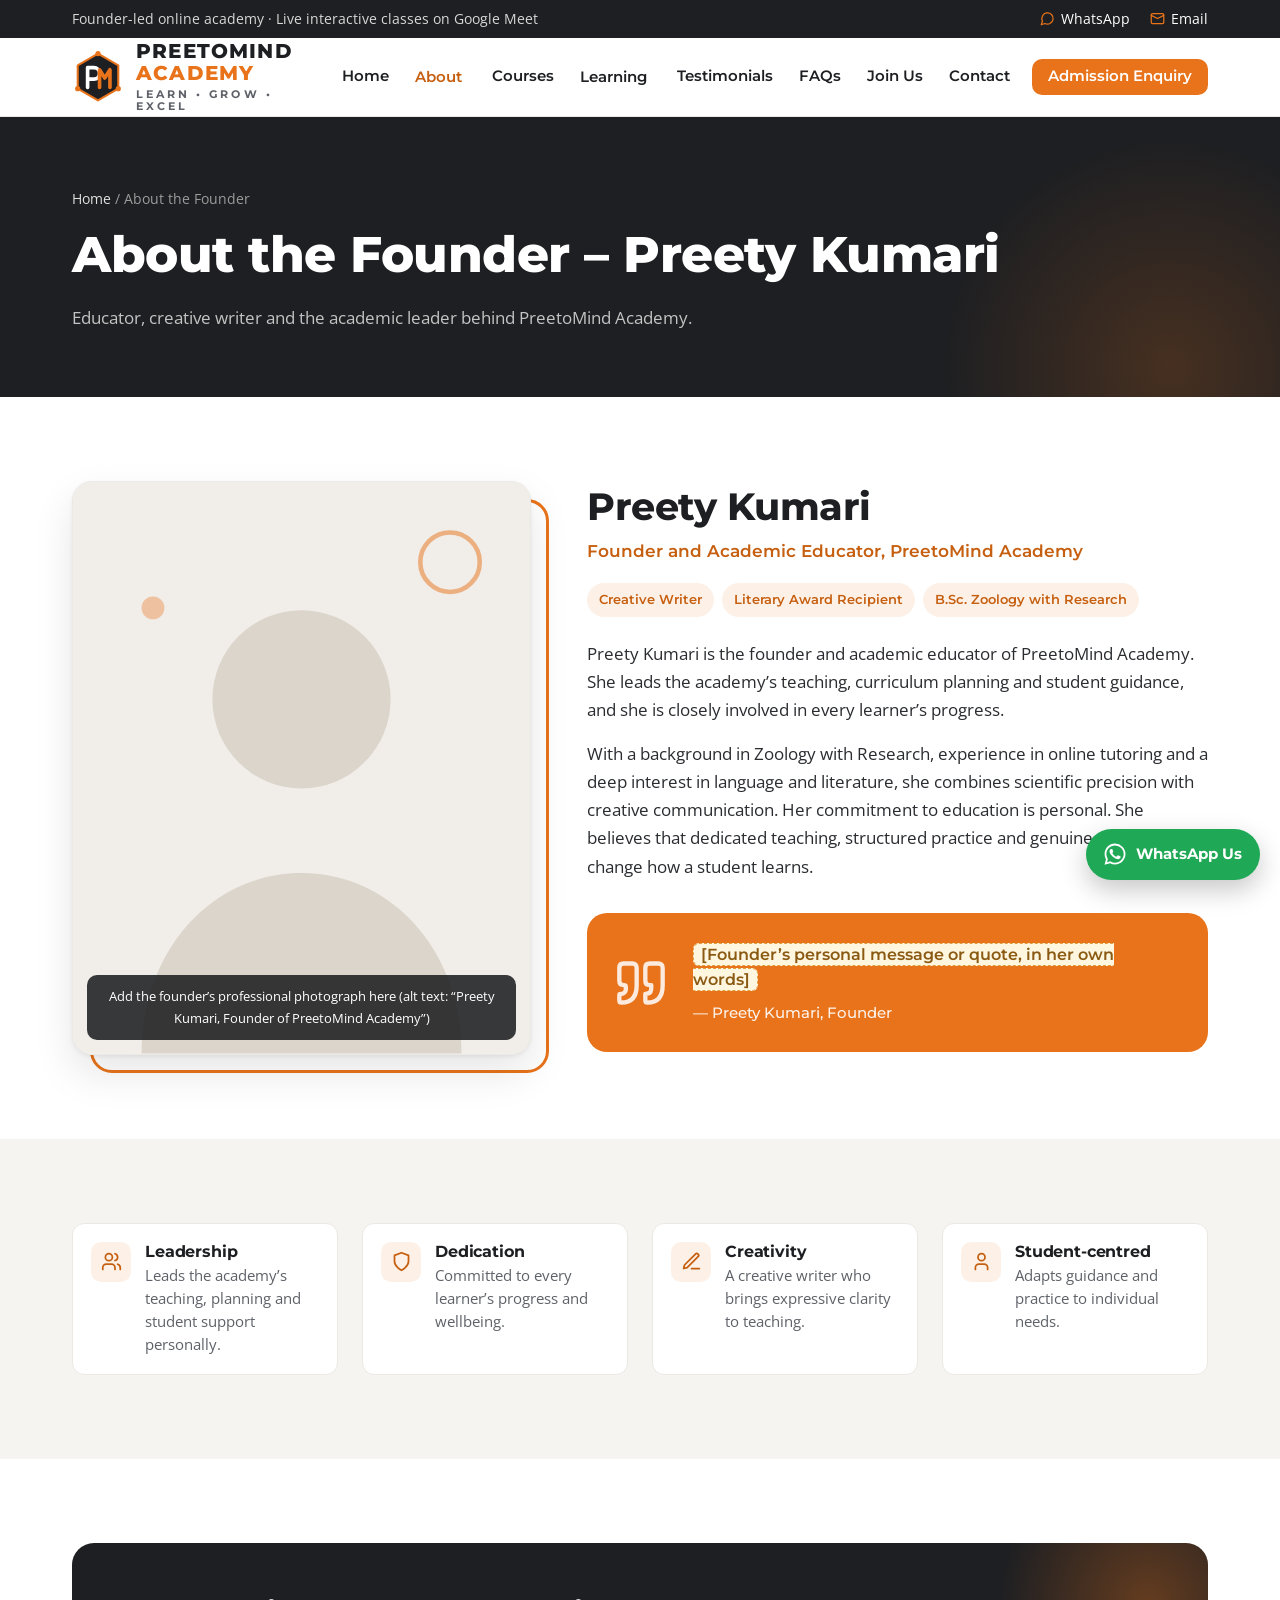
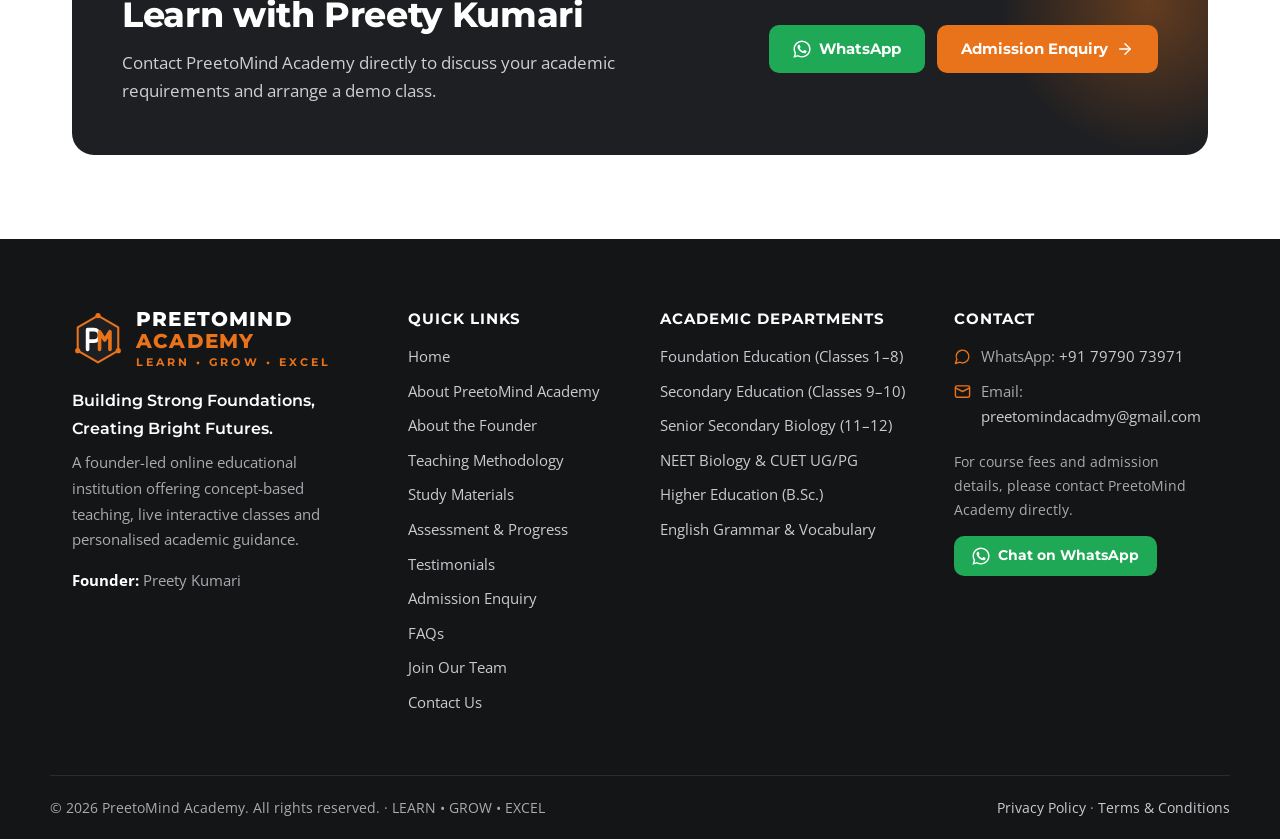
<file: site/founder.html>
<!DOCTYPE html>
<html lang="en">
<head>
<meta charset="utf-8">
<meta name="viewport" content="width=device-width, initial-scale=1">
<title>Preety Kumari – Founder of PreetoMind Academy | Biology Educator &amp; Creative Writer</title>
<meta name="description" content="Meet Preety Kumari, Founder and Academic Educator of PreetoMind Academy: B.Sc. Zoology with Research, Biology and Science educator, English Grammar teacher and creative writer.">
<meta property="og:title" content="Preety Kumari – Founder of PreetoMind Academy | Biology Educator &amp; Creative Writer">
<meta property="og:description" content="Meet Preety Kumari, Founder and Academic Educator of PreetoMind Academy: B.Sc. Zoology with Research, Biology and Science educator, English Grammar teacher and creative writer.">
<meta property="og:type" content="website">
<meta property="og:image" content="assets/preetomind-logo.svg">
<meta name="theme-color" content="#1E1F22">

<link rel="icon" href="assets/preetomind-logo.svg" type="image/svg+xml">
<link rel="preconnect" href="https://fonts.googleapis.com"><link rel="preconnect" href="https://fonts.gstatic.com" crossorigin><link href="https://fonts.googleapis.com/css2?family=Montserrat:wght@500;600;700;800&family=Open+Sans:wght@400;600&display=swap" rel="stylesheet">
<link rel="stylesheet" href="assets/styles.css">

</head>
<body>
<a class="skip-link" href="#main">Skip to main content</a>
<header class="site-header">
  <div class="topbar"><div class="container">
    <span class="tb-hide">Founder-led online academy &middot; Live interactive classes on Google Meet</span>
    <span class="tb-links">
      <a href="https://wa.me/917979073971?text=Hello%20PreetoMind%20Academy%2C%20I%20would%20like%20to%20know%20more%20about%20admissions."><svg viewBox="0 0 24 24" fill="none" stroke="currentColor" stroke-width="2" stroke-linecap="round" stroke-linejoin="round" aria-hidden="true"><path d="M7.9 20A9 9 0 1 0 4 16.1L2 22Z"/></svg>WhatsApp</a>
      <a href="mailto:preetomindacadmy@gmail.com?subject=Admission%20Enquiry%20-%20PreetoMind%20Academy" class="tb-hide"><svg viewBox="0 0 24 24" fill="none" stroke="currentColor" stroke-width="2" stroke-linecap="round" stroke-linejoin="round" aria-hidden="true"><rect x="2" y="4" width="20" height="16" rx="2"/><path d="m22 7-10 5L2 7"/></svg>Email</a>
    </span>
  </div></div>
  <div class="container nav-wrap">
    <a class="brand" href="index.html" aria-label="PreetoMind Academy - Home"><img class="brand-logo" src="assets/preetomind-logo.svg" alt="PreetoMind Academy logo" width="52" height="52"><span class="brand-text"><span class="brand-name">PREETOMIND <span>ACADEMY</span></span><span class="brand-tag">LEARN • GROW • EXCEL</span></span></a>
    <button class="menu-toggle" type="button" aria-controls="main-nav" aria-expanded="false" aria-label="Open menu"><svg viewBox="0 0 24 24" fill="none" stroke="currentColor" stroke-width="2" stroke-linecap="round" stroke-linejoin="round" aria-hidden="true"><path d="M4 6h16M4 12h16M4 18h16"/></svg></button>
    <nav class="main-nav" id="main-nav" aria-label="Main navigation"><ul><li><a href="index.html">Home</a></li><li class="has-dd active"><button class="dd-toggle" type="button" aria-expanded="false">About<svg class="caret" viewBox="0 0 24 24" fill="none" stroke="currentColor" stroke-width="2" stroke-linecap="round" stroke-linejoin="round" aria-hidden="true"><path d="m6 9 6 6 6-6"/></svg></button><ul class="dropdown"><li><a href="about.html">About PreetoMind Academy</a></li><li><a href="founder.html" aria-current="page">About the Founder</a></li><li><a href="teaching-methodology.html">Teaching Methodology</a></li></ul></li><li><a href="courses.html">Courses</a></li><li class="has-dd"><button class="dd-toggle" type="button" aria-expanded="false">Learning<svg class="caret" viewBox="0 0 24 24" fill="none" stroke="currentColor" stroke-width="2" stroke-linecap="round" stroke-linejoin="round" aria-hidden="true"><path d="m6 9 6 6 6-6"/></svg></button><ul class="dropdown"><li><a href="study-materials.html">Study Materials & Resources</a></li><li><a href="assessment-and-progress.html">Assessment & Progress</a></li></ul></li><li><a href="testimonials.html">Testimonials</a></li><li><a href="faq.html">FAQs</a></li><li><a href="join-our-team.html">Join Us</a></li><li><a href="contact.html">Contact</a></li><li class="nav-cta"><a class="btn btn-primary btn-sm" href="admission-enquiry.html">Admission Enquiry</a></li></ul></nav>
  </div>
</header>
<main id="main">

<section class="page-hero"><div class="container"><div class="breadcrumb"><a href="index.html">Home</a> / About the Founder</div><h1>About the Founder – Preety Kumari</h1><p>Educator, creative writer and the academic leader behind PreetoMind Academy.</p></div></section>
<section><div class="container"><div class="split wide-right">
  <div class="founder-frame"><div class="founder-photo"><svg viewBox="0 0 400 500" role="img" aria-label="Placeholder for the founder's professional photograph">
<rect width="400" height="500" fill="#F1EDE8"/>
<circle cx="200" cy="190" r="78" fill="#DCD5CC"/>
<path d="M60 500c0-92 63-158 140-158s140 66 140 158z" fill="#DCD5CC"/>
<circle cx="330" cy="70" r="26" fill="none" stroke="#E8731A" stroke-width="4" opacity=".5"/>
<circle cx="70" cy="110" r="10" fill="#E8731A" opacity=".35"/>
</svg><div class="ph-note">Add the founder’s professional photograph here (alt text: “Preety Kumari, Founder of PreetoMind Academy”)</div></div></div>
  <div>
    <h2 class="founder-name">Preety Kumari</h2>
    <div class="founder-role">Founder and Academic Educator, PreetoMind Academy</div>
    <div class="pill-row"><span class="pill">Creative Writer</span><span class="pill">Literary Award Recipient</span><span class="pill">B.Sc. Zoology with Research</span></div>
    <p>Preety Kumari is the founder and academic educator of PreetoMind Academy. She leads the academy’s teaching, curriculum planning and student guidance, and she is closely involved in every learner’s progress.</p>
    <p>With a background in Zoology with Research, experience in online tutoring and a deep interest in language and literature, she combines scientific precision with creative communication. Her commitment to education is personal. She believes that dedicated teaching, structured practice and genuine care can change how a student learns.</p>
    <div class="statement mt-3" style="padding:28px"><svg viewBox="0 0 24 24" fill="none" stroke="currentColor" stroke-width="2" stroke-linecap="round" stroke-linejoin="round" aria-hidden="true"><path d="M3 21c3 0 7-1 7-8V5c0-1.25-.756-2.017-2-2H4c-1.25 0-2 .75-2 1.972V11c0 1.25.75 2 2 2 1 0 1 0 1 1v1c0 1-1 2-2 2s-1 .008-1 1.031V20c0 1 0 1 1 1z"/><path d="M15 21c3 0 7-1 7-8V5c0-1.25-.757-2.017-2-2h-4c-1.25 0-2 .75-2 1.972V11c0 1.25.75 2 2 2h.75c0 2.25.25 4-2.75 4v3c0 1 0 1 1 1z"/></svg><p style="font-size:1.08rem"><span class="ph" title="Editable placeholder - replace with verified information">[Founder’s personal message or quote, in her own words]</span><span class="by">— Preety Kumari, Founder</span></p></div>
  </div>
</div></div></section>
<section class="section-alt"><div class="container"><div class="grid g-4">
  <div class="feature"><div class="ic"><svg viewBox="0 0 24 24" fill="none" stroke="currentColor" stroke-width="2" stroke-linecap="round" stroke-linejoin="round" aria-hidden="true"><path d="M16 21v-2a4 4 0 0 0-4-4H6a4 4 0 0 0-4 4v2"/><circle cx="9" cy="7" r="4"/><path d="M22 21v-2a4 4 0 0 0-3-3.87"/><path d="M16 3.13a4 4 0 0 1 0 7.75"/></svg></div><div><h4>Leadership</h4><p>Leads the academy’s teaching, planning and student support personally.</p></div></div>
  <div class="feature"><div class="ic"><svg viewBox="0 0 24 24" fill="none" stroke="currentColor" stroke-width="2" stroke-linecap="round" stroke-linejoin="round" aria-hidden="true"><path d="M12 22s8-4 8-10V5l-8-3-8 3v7c0 6 8 10 8 10z"/></svg></div><div><h4>Dedication</h4><p>Committed to every learner’s progress and wellbeing.</p></div></div>
  <div class="feature"><div class="ic"><svg viewBox="0 0 24 24" fill="none" stroke="currentColor" stroke-width="2" stroke-linecap="round" stroke-linejoin="round" aria-hidden="true"><path d="M12 20h9"/><path d="M16.5 3.5a2.12 2.12 0 0 1 3 3L7 19l-4 1 1-4Z"/></svg></div><div><h4>Creativity</h4><p>A creative writer who brings expressive clarity to teaching.</p></div></div>
  <div class="feature"><div class="ic"><svg viewBox="0 0 24 24" fill="none" stroke="currentColor" stroke-width="2" stroke-linecap="round" stroke-linejoin="round" aria-hidden="true"><path d="M19 21v-2a4 4 0 0 0-4-4H9a4 4 0 0 0-4 4v2"/><circle cx="12" cy="7" r="4"/></svg></div><div><h4>Student-centred</h4><p>Adapts guidance and practice to individual needs.</p></div></div>
</div></div></section>
<section><div class="container"><div class="cta-band">
  <div><h2>Learn with Preety Kumari</h2><p>Contact PreetoMind Academy directly to discuss your academic requirements and arrange a demo class.</p></div>
  <div class="btn-row">
    <a class="btn btn-whatsapp" href="https://wa.me/917979073971?text=Hello%20PreetoMind%20Academy%2C%20I%20would%20like%20to%20know%20more%20about%20admissions."><svg viewBox="0 0 24 24" fill="currentColor" aria-hidden="true"><path d="M17.47 14.38c-.3-.15-1.75-.86-2.02-.96-.27-.1-.47-.15-.67.15-.2.3-.77.96-.94 1.16-.17.2-.35.22-.64.07-.3-.15-1.25-.46-2.38-1.47-.88-.79-1.47-1.76-1.65-2.05-.17-.3-.02-.46.13-.6.13-.14.3-.35.45-.52.15-.17.2-.3.3-.5.1-.2.05-.37-.02-.52-.08-.15-.67-1.61-.92-2.2-.24-.58-.49-.5-.67-.5h-.57c-.2 0-.52.07-.79.37-.27.3-1.04 1.02-1.04 2.48s1.07 2.88 1.21 3.08c.15.2 2.1 3.2 5.08 4.49.71.31 1.26.49 1.7.63.71.22 1.36.19 1.87.12.57-.09 1.75-.72 2-1.41.25-.69.25-1.29.17-1.41-.07-.12-.27-.2-.57-.35zM12.05 21.5h-.01a9.43 9.43 0 0 1-4.8-1.31l-.35-.2-3.57.93.95-3.48-.22-.36a9.42 9.42 0 0 1-1.45-5.03c0-5.2 4.24-9.44 9.46-9.44a9.4 9.4 0 0 1 6.68 2.77 9.38 9.38 0 0 1 2.77 6.68c0 5.21-4.24 9.44-9.46 9.44zm8.05-17.5A11.32 11.32 0 0 0 12.05.66C5.77.66.66 5.77.66 12.04c0 2 .53 3.96 1.52 5.69L.57 23.64l6.05-1.59a11.36 11.36 0 0 0 5.43 1.38h.01c6.27 0 11.38-5.1 11.38-11.38 0-3.04-1.18-5.9-3.34-8.05z"/></svg>WhatsApp</a>
    <a class="btn btn-primary" href="admission-enquiry.html">Admission Enquiry <svg viewBox="0 0 24 24" fill="none" stroke="currentColor" stroke-width="2" stroke-linecap="round" stroke-linejoin="round" aria-hidden="true"><path d="M5 12h14"/><path d="m12 5 7 7-7 7"/></svg></a>
  </div>
</div></div></section>

</main>
<footer class="site-footer">
  <div class="container footer-grid">
    <div>
      <a class="brand" href="index.html" aria-label="PreetoMind Academy - Home"><img class="brand-logo" src="assets/preetomind-logo.svg" alt="PreetoMind Academy logo" width="52" height="52"><span class="brand-text"><span class="brand-name">PREETOMIND <span>ACADEMY</span></span><span class="brand-tag">LEARN • GROW • EXCEL</span></span></a>
      <p class="footer-statement">Building Strong Foundations, Creating Bright Futures.</p>
      <p>A founder-led online educational institution offering concept-based teaching, live interactive classes and personalised academic guidance.</p>
      <p class="mb-0"><strong style="color:#fff">Founder:</strong> Preety Kumari</p>
    </div>
    <div><h4>Quick Links</h4><ul><li><a href="index.html">Home</a></li><li><a href="about.html">About PreetoMind Academy</a></li><li><a href="founder.html">About the Founder</a></li><li><a href="teaching-methodology.html">Teaching Methodology</a></li><li><a href="study-materials.html">Study Materials</a></li><li><a href="assessment-and-progress.html">Assessment & Progress</a></li><li><a href="testimonials.html">Testimonials</a></li><li><a href="admission-enquiry.html">Admission Enquiry</a></li><li><a href="faq.html">FAQs</a></li><li><a href="join-our-team.html">Join Our Team</a></li><li><a href="contact.html">Contact Us</a></li></ul></div>
    <div><h4>Academic Departments</h4><ul><li><a href="courses.html#foundation">Foundation Education (Classes 1–8)</a></li><li><a href="courses.html#secondary">Secondary Education (Classes 9–10)</a></li><li><a href="courses.html#senior-secondary-biology">Senior Secondary Biology (11–12)</a></li><li><a href="courses.html#competitive-exams">NEET Biology & CUET UG/PG</a></li><li><a href="courses.html#higher-education">Higher Education (B.Sc.)</a></li><li><a href="courses.html#language-development">English Grammar & Vocabulary</a></li></ul></div>
    <div><h4>Contact</h4><ul class="footer-contact">
      <li><svg viewBox="0 0 24 24" fill="none" stroke="currentColor" stroke-width="2" stroke-linecap="round" stroke-linejoin="round" aria-hidden="true"><path d="M7.9 20A9 9 0 1 0 4 16.1L2 22Z"/></svg><span>WhatsApp: <a href="https://wa.me/917979073971?text=Hello%20PreetoMind%20Academy%2C%20I%20would%20like%20to%20know%20more%20about%20admissions.">+91 79790 73971</a></span></li>
      <li><svg viewBox="0 0 24 24" fill="none" stroke="currentColor" stroke-width="2" stroke-linecap="round" stroke-linejoin="round" aria-hidden="true"><rect x="2" y="4" width="20" height="16" rx="2"/><path d="m22 7-10 5L2 7"/></svg><span>Email: <a href="mailto:preetomindacadmy@gmail.com?subject=Admission%20Enquiry%20-%20PreetoMind%20Academy">preetomindacadmy@gmail.com</a></span></li>
    </ul>
    <p class="small mt-2">For course fees and admission details, please contact PreetoMind Academy directly.</p>
    <a class="btn btn-whatsapp btn-sm" href="https://wa.me/917979073971?text=Hello%20PreetoMind%20Academy%2C%20I%20would%20like%20to%20know%20more%20about%20admissions."><svg viewBox="0 0 24 24" fill="currentColor" aria-hidden="true"><path d="M17.47 14.38c-.3-.15-1.75-.86-2.02-.96-.27-.1-.47-.15-.67.15-.2.3-.77.96-.94 1.16-.17.2-.35.22-.64.07-.3-.15-1.25-.46-2.38-1.47-.88-.79-1.47-1.76-1.65-2.05-.17-.3-.02-.46.13-.6.13-.14.3-.35.45-.52.15-.17.2-.3.3-.5.1-.2.05-.37-.02-.52-.08-.15-.67-1.61-.92-2.2-.24-.58-.49-.5-.67-.5h-.57c-.2 0-.52.07-.79.37-.27.3-1.04 1.02-1.04 2.48s1.07 2.88 1.21 3.08c.15.2 2.1 3.2 5.08 4.49.71.31 1.26.49 1.7.63.71.22 1.36.19 1.87.12.57-.09 1.75-.72 2-1.41.25-.69.25-1.29.17-1.41-.07-.12-.27-.2-.57-.35zM12.05 21.5h-.01a9.43 9.43 0 0 1-4.8-1.31l-.35-.2-3.57.93.95-3.48-.22-.36a9.42 9.42 0 0 1-1.45-5.03c0-5.2 4.24-9.44 9.46-9.44a9.4 9.4 0 0 1 6.68 2.77 9.38 9.38 0 0 1 2.77 6.68c0 5.21-4.24 9.44-9.46 9.44zm8.05-17.5A11.32 11.32 0 0 0 12.05.66C5.77.66.66 5.77.66 12.04c0 2 .53 3.96 1.52 5.69L.57 23.64l6.05-1.59a11.36 11.36 0 0 0 5.43 1.38h.01c6.27 0 11.38-5.1 11.38-11.38 0-3.04-1.18-5.9-3.34-8.05z"/></svg>Chat on WhatsApp</a>
    </div>
  </div>
  <div class="container footer-bottom">
    <span>&copy; <span id="year">2026</span> PreetoMind Academy. All rights reserved. &middot; LEARN • GROW • EXCEL</span>
    <span><a href="privacy-policy.html">Privacy Policy</a> &middot; <a href="terms-and-conditions.html">Terms &amp; Conditions</a></span>
  </div>
</footer>
<a class="wa-float" href="https://wa.me/917979073971?text=Hello%20PreetoMind%20Academy%2C%20I%20would%20like%20to%20know%20more%20about%20admissions." aria-label="Contact PreetoMind Academy on WhatsApp"><svg viewBox="0 0 24 24" fill="currentColor" aria-hidden="true"><path d="M17.47 14.38c-.3-.15-1.75-.86-2.02-.96-.27-.1-.47-.15-.67.15-.2.3-.77.96-.94 1.16-.17.2-.35.22-.64.07-.3-.15-1.25-.46-2.38-1.47-.88-.79-1.47-1.76-1.65-2.05-.17-.3-.02-.46.13-.6.13-.14.3-.35.45-.52.15-.17.2-.3.3-.5.1-.2.05-.37-.02-.52-.08-.15-.67-1.61-.92-2.2-.24-.58-.49-.5-.67-.5h-.57c-.2 0-.52.07-.79.37-.27.3-1.04 1.02-1.04 2.48s1.07 2.88 1.21 3.08c.15.2 2.1 3.2 5.08 4.49.71.31 1.26.49 1.7.63.71.22 1.36.19 1.87.12.57-.09 1.75-.72 2-1.41.25-.69.25-1.29.17-1.41-.07-.12-.27-.2-.57-.35zM12.05 21.5h-.01a9.43 9.43 0 0 1-4.8-1.31l-.35-.2-3.57.93.95-3.48-.22-.36a9.42 9.42 0 0 1-1.45-5.03c0-5.2 4.24-9.44 9.46-9.44a9.4 9.4 0 0 1 6.68 2.77 9.38 9.38 0 0 1 2.77 6.68c0 5.21-4.24 9.44-9.46 9.44zm8.05-17.5A11.32 11.32 0 0 0 12.05.66C5.77.66.66 5.77.66 12.04c0 2 .53 3.96 1.52 5.69L.57 23.64l6.05-1.59a11.36 11.36 0 0 0 5.43 1.38h.01c6.27 0 11.38-5.1 11.38-11.38 0-3.04-1.18-5.9-3.34-8.05z"/></svg><span>WhatsApp Us</span></a>
<script src="assets/main.js"></script>
</body>
</html>
</file>
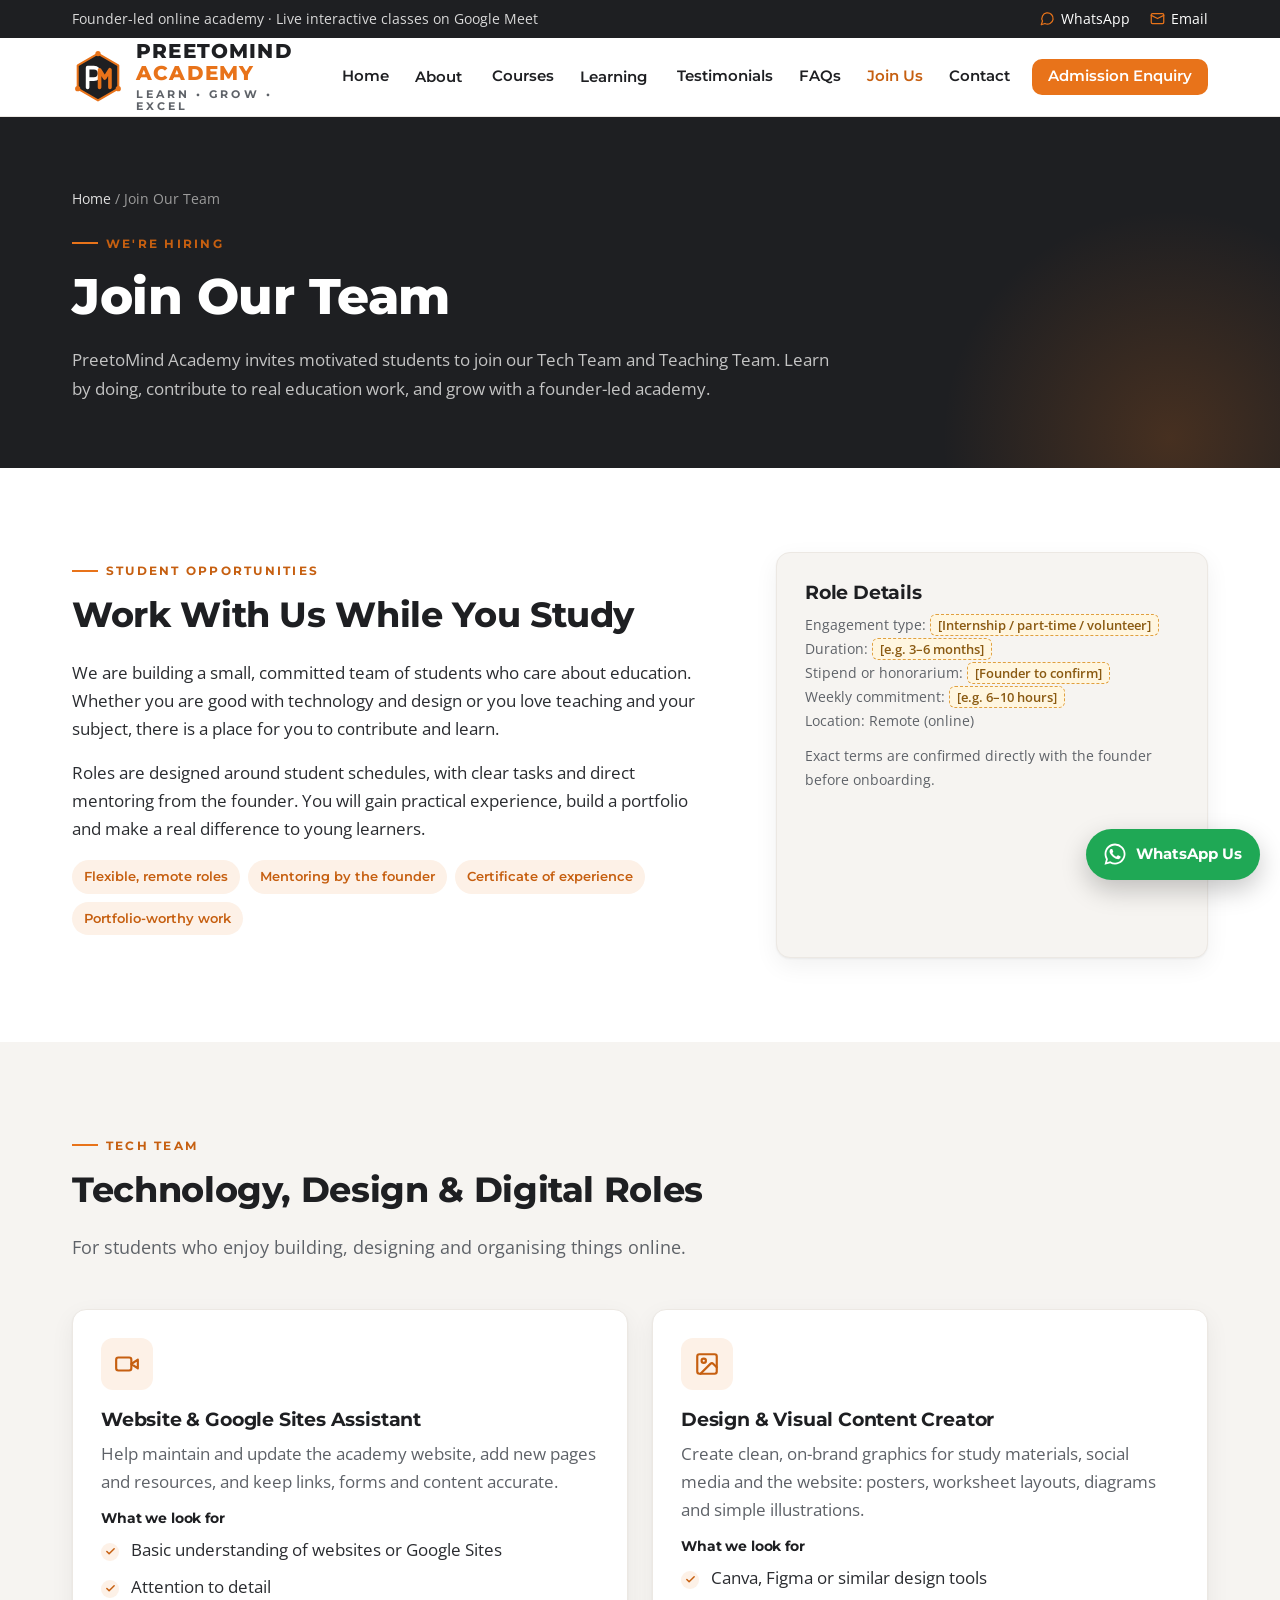
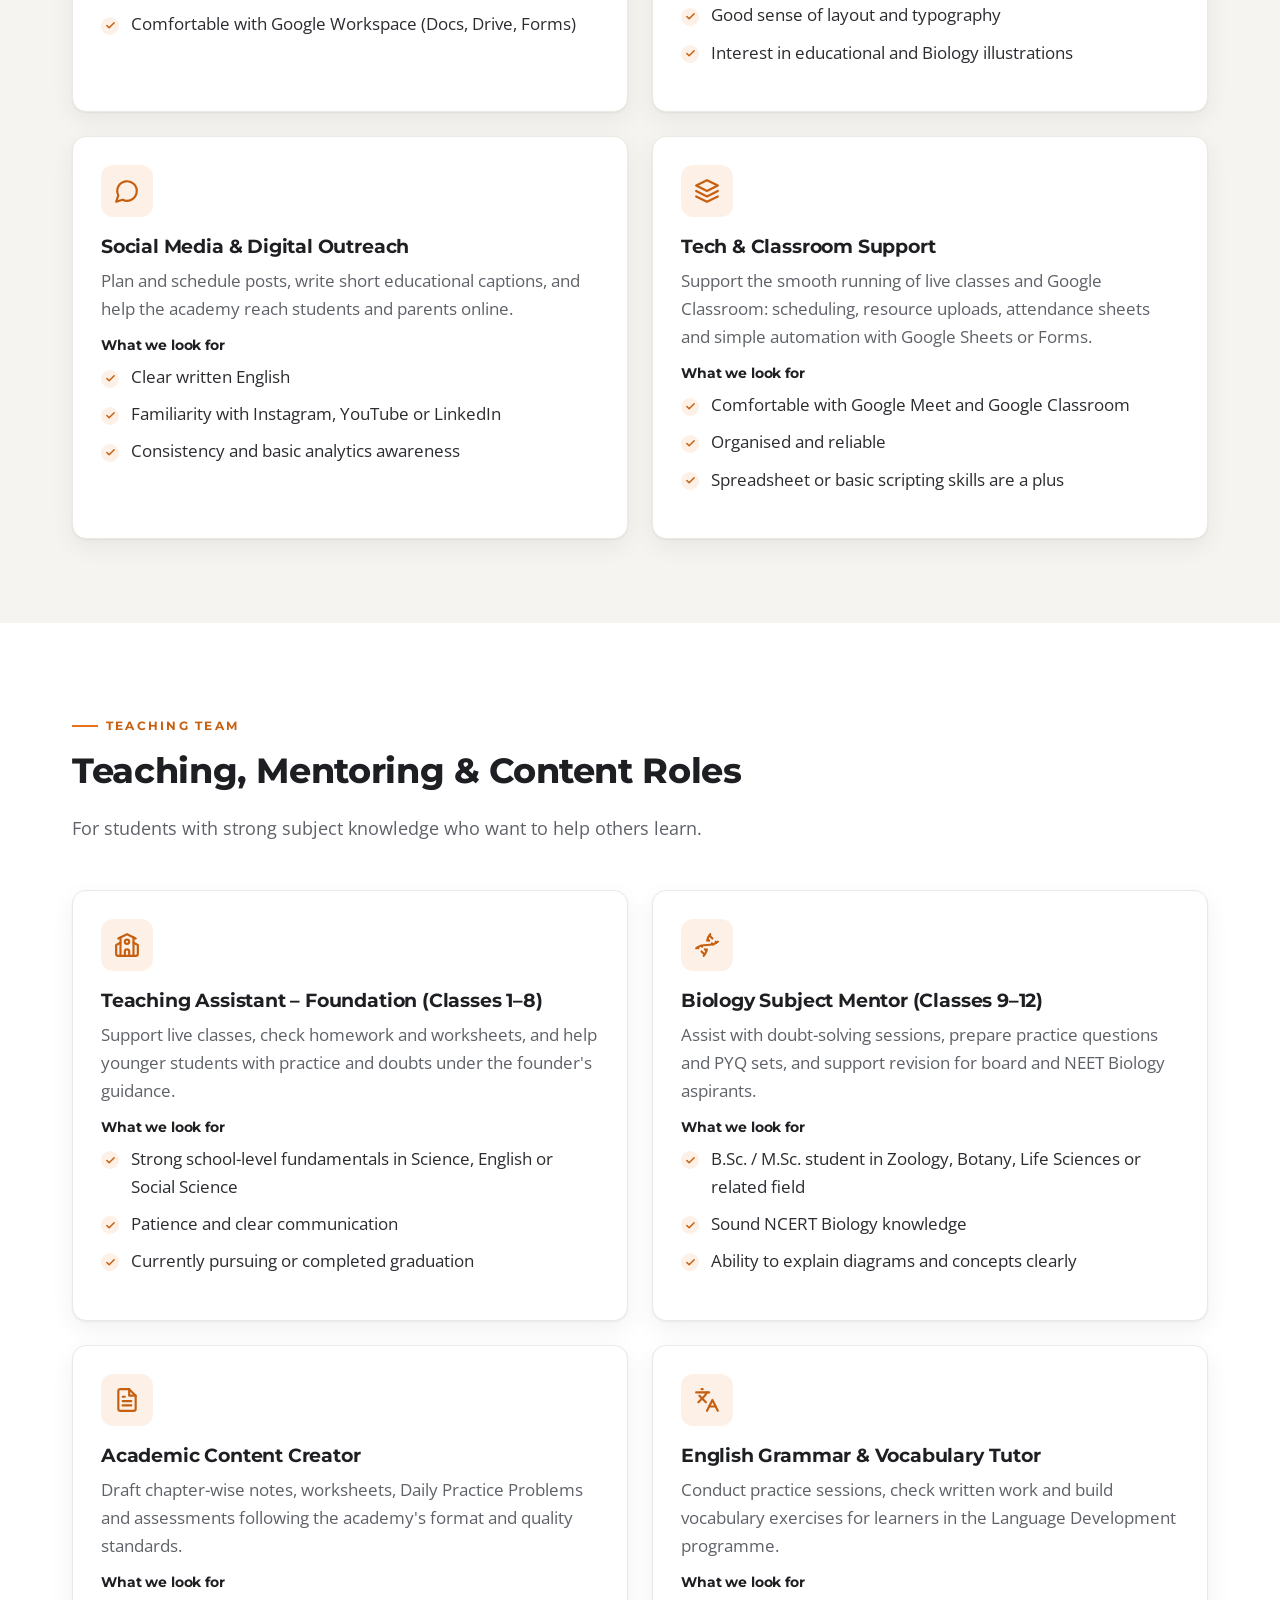
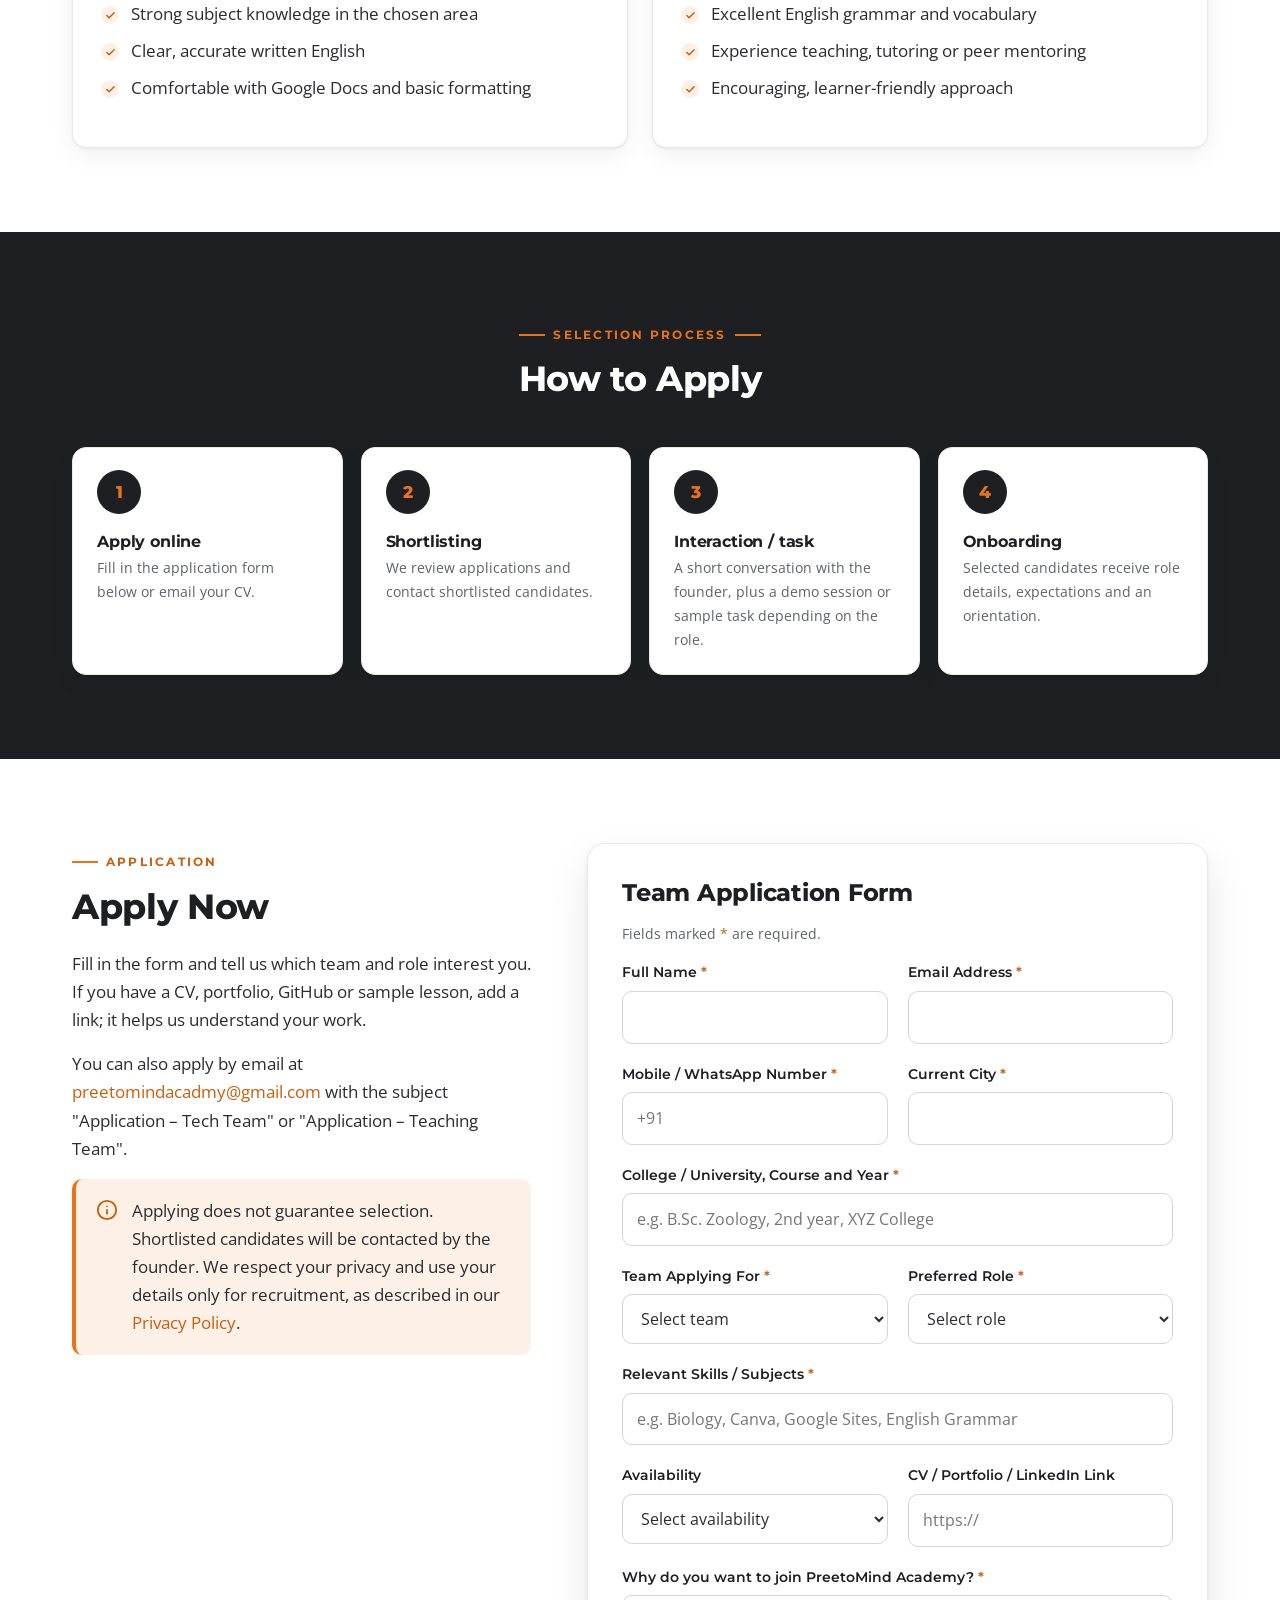
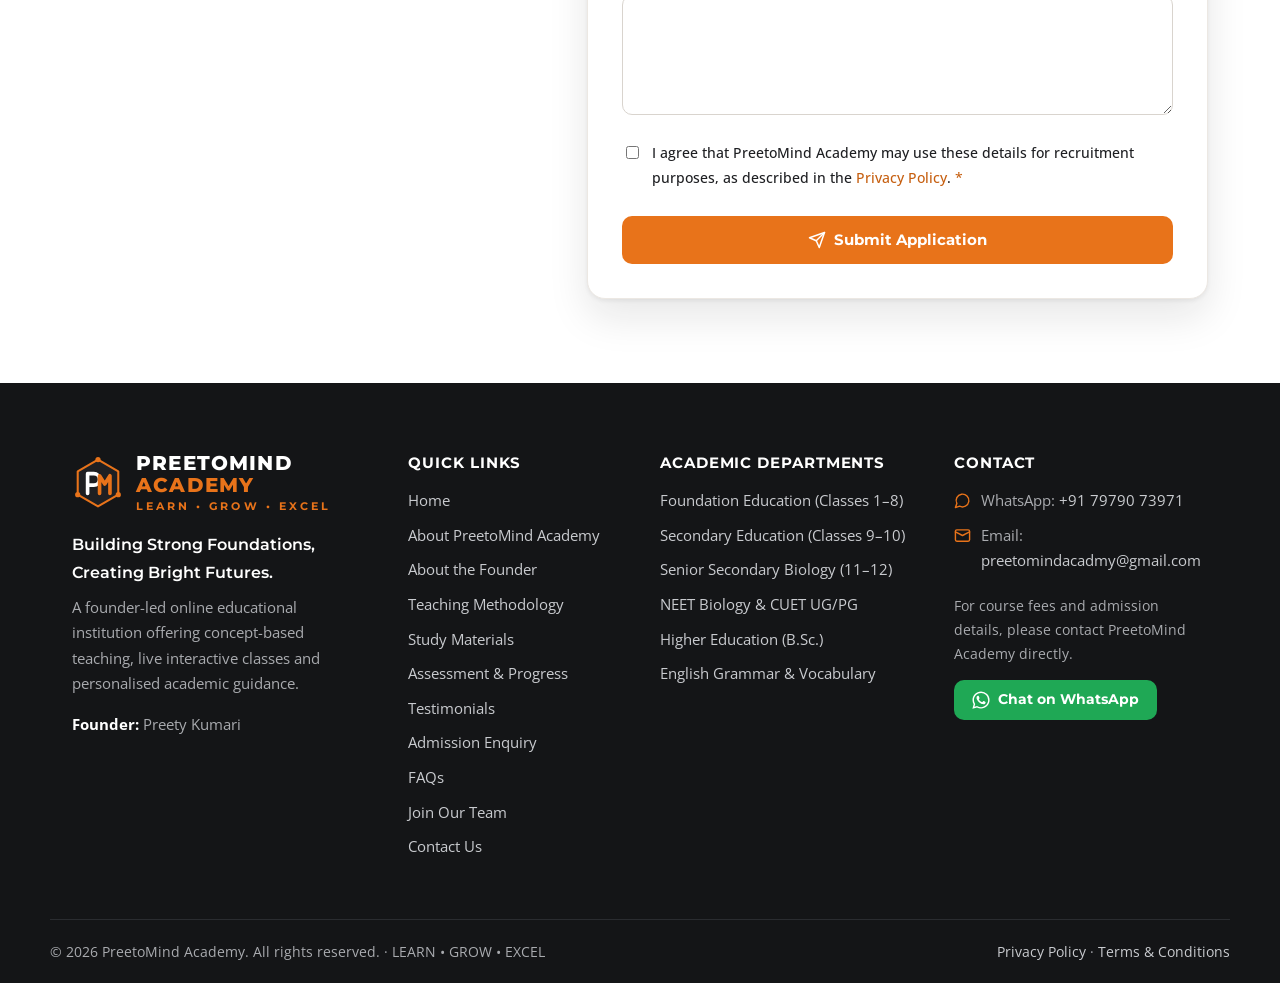
<file: site/join-our-team.html>
<!DOCTYPE html>
<html lang="en">
<head>
<meta charset="utf-8">
<meta name="viewport" content="width=device-width, initial-scale=1">
<title>Join Our Team | Student Tech &amp; Teaching Roles | PreetoMind Academy</title>
<meta name="description" content="PreetoMind Academy is hiring students for its Tech Team (website, design, social media, classroom support) and Teaching Team (teaching assistants, Biology mentors, content creators, English tutors). Apply online.">
<meta property="og:title" content="Join Our Team | Student Tech &amp; Teaching Roles | PreetoMind Academy">
<meta property="og:description" content="PreetoMind Academy is hiring students for its Tech Team (website, design, social media, classroom support) and Teaching Team (teaching assistants, Biology mentors, content creators, English tutors). Apply online.">
<meta property="og:type" content="website">
<meta property="og:image" content="assets/preetomind-logo.svg">
<meta name="theme-color" content="#1E1F22">

<link rel="icon" href="assets/preetomind-logo.svg" type="image/svg+xml">
<link rel="preconnect" href="https://fonts.googleapis.com"><link rel="preconnect" href="https://fonts.gstatic.com" crossorigin><link href="https://fonts.googleapis.com/css2?family=Montserrat:wght@500;600;700;800&family=Open+Sans:wght@400;600&display=swap" rel="stylesheet">
<link rel="stylesheet" href="assets/styles.css">

</head>
<body>
<a class="skip-link" href="#main">Skip to main content</a>
<header class="site-header">
  <div class="topbar"><div class="container">
    <span class="tb-hide">Founder-led online academy &middot; Live interactive classes on Google Meet</span>
    <span class="tb-links">
      <a href="https://wa.me/917979073971?text=Hello%20PreetoMind%20Academy%2C%20I%20would%20like%20to%20know%20more%20about%20admissions."><svg viewBox="0 0 24 24" fill="none" stroke="currentColor" stroke-width="2" stroke-linecap="round" stroke-linejoin="round" aria-hidden="true"><path d="M7.9 20A9 9 0 1 0 4 16.1L2 22Z"/></svg>WhatsApp</a>
      <a href="mailto:preetomindacadmy@gmail.com?subject=Admission%20Enquiry%20-%20PreetoMind%20Academy" class="tb-hide"><svg viewBox="0 0 24 24" fill="none" stroke="currentColor" stroke-width="2" stroke-linecap="round" stroke-linejoin="round" aria-hidden="true"><rect x="2" y="4" width="20" height="16" rx="2"/><path d="m22 7-10 5L2 7"/></svg>Email</a>
    </span>
  </div></div>
  <div class="container nav-wrap">
    <a class="brand" href="index.html" aria-label="PreetoMind Academy - Home"><img class="brand-logo" src="assets/preetomind-logo.svg" alt="PreetoMind Academy logo" width="52" height="52"><span class="brand-text"><span class="brand-name">PREETOMIND <span>ACADEMY</span></span><span class="brand-tag">LEARN • GROW • EXCEL</span></span></a>
    <button class="menu-toggle" type="button" aria-controls="main-nav" aria-expanded="false" aria-label="Open menu"><svg viewBox="0 0 24 24" fill="none" stroke="currentColor" stroke-width="2" stroke-linecap="round" stroke-linejoin="round" aria-hidden="true"><path d="M4 6h16M4 12h16M4 18h16"/></svg></button>
    <nav class="main-nav" id="main-nav" aria-label="Main navigation"><ul><li><a href="index.html">Home</a></li><li class="has-dd"><button class="dd-toggle" type="button" aria-expanded="false">About<svg class="caret" viewBox="0 0 24 24" fill="none" stroke="currentColor" stroke-width="2" stroke-linecap="round" stroke-linejoin="round" aria-hidden="true"><path d="m6 9 6 6 6-6"/></svg></button><ul class="dropdown"><li><a href="about.html">About PreetoMind Academy</a></li><li><a href="founder.html">About the Founder</a></li><li><a href="teaching-methodology.html">Teaching Methodology</a></li></ul></li><li><a href="courses.html">Courses</a></li><li class="has-dd"><button class="dd-toggle" type="button" aria-expanded="false">Learning<svg class="caret" viewBox="0 0 24 24" fill="none" stroke="currentColor" stroke-width="2" stroke-linecap="round" stroke-linejoin="round" aria-hidden="true"><path d="m6 9 6 6 6-6"/></svg></button><ul class="dropdown"><li><a href="study-materials.html">Study Materials & Resources</a></li><li><a href="assessment-and-progress.html">Assessment & Progress</a></li></ul></li><li><a href="testimonials.html">Testimonials</a></li><li><a href="faq.html">FAQs</a></li><li><a href="join-our-team.html" aria-current="page">Join Us</a></li><li><a href="contact.html">Contact</a></li><li class="nav-cta"><a class="btn btn-primary btn-sm" href="admission-enquiry.html">Admission Enquiry</a></li></ul></nav>
  </div>
</header>
<main id="main">

<section class="page-hero"><div class="container"><div class="breadcrumb"><a href="index.html">Home</a> / Join Our Team</div><div class="eyebrow">We're Hiring</div><h1>Join Our Team</h1><p>PreetoMind Academy invites motivated students to join our Tech Team and Teaching Team. Learn by doing, contribute to real education work, and grow with a founder-led academy.</p></div></section>
<section><div class="container"><div class="split wide-left">
  <div><div class="eyebrow">Student Opportunities</div><h2>Work With Us While You Study</h2>
    <p>We are building a small, committed team of students who care about education. Whether you are good with technology and design or you love teaching and your subject, there is a place for you to contribute and learn.</p>
    <p>Roles are designed around student schedules, with clear tasks and direct mentoring from the founder. You will gain practical experience, build a portfolio and make a real difference to young learners.</p>
    <div class="pill-row"><span class="pill">Flexible, remote roles</span><span class="pill">Mentoring by the founder</span><span class="pill">Certificate of experience</span><span class="pill">Portfolio-worthy work</span></div>
  </div>
  <div class="card" style="background:var(--neutral)"><h3>Role Details</h3>
    <p class="small">Engagement type: <span class="ph" title="Editable placeholder - replace with verified information">[Internship / part-time / volunteer]</span><br>Duration: <span class="ph" title="Editable placeholder - replace with verified information">[e.g. 3–6 months]</span><br>Stipend or honorarium: <span class="ph" title="Editable placeholder - replace with verified information">[Founder to confirm]</span><br>Weekly commitment: <span class="ph" title="Editable placeholder - replace with verified information">[e.g. 6–10 hours]</span><br>Location: Remote (online)</p>
    <p class="small muted mb-0">Exact terms are confirmed directly with the founder before onboarding.</p></div>
</div></div></section>

<section class="section-alt" id="tech-team"><div class="container">
  <div class="section-head"><div class="eyebrow">Tech Team</div><h2>Technology, Design &amp; Digital Roles</h2>
  <p class="lead">For students who enjoy building, designing and organising things online.</p></div>
  <div class="grid g-2"><article class="card"><div class="icon-badge"><svg viewBox="0 0 24 24" fill="none" stroke="currentColor" stroke-width="2" stroke-linecap="round" stroke-linejoin="round" aria-hidden="true"><path d="m22 8-6 4 6 4V8Z"/><rect x="2" y="6" width="14" height="12" rx="2"/></svg></div><h3>Website & Google Sites Assistant</h3><p>Help maintain and update the academy website, add new pages and resources, and keep links, forms and content accurate.</p><h4 class="small" style="margin-top:14px">What we look for</h4><ul class="checklist"><li>Basic understanding of websites or Google Sites</li><li>Attention to detail</li><li>Comfortable with Google Workspace (Docs, Drive, Forms)</li></ul></article><article class="card"><div class="icon-badge"><svg viewBox="0 0 24 24" fill="none" stroke="currentColor" stroke-width="2" stroke-linecap="round" stroke-linejoin="round" aria-hidden="true"><rect x="3" y="3" width="18" height="18" rx="2"/><circle cx="9" cy="9" r="2"/><path d="m21 15-3.1-3.1a2 2 0 0 0-2.8 0L6 21"/></svg></div><h3>Design & Visual Content Creator</h3><p>Create clean, on-brand graphics for study materials, social media and the website: posters, worksheet layouts, diagrams and simple illustrations.</p><h4 class="small" style="margin-top:14px">What we look for</h4><ul class="checklist"><li>Canva, Figma or similar design tools</li><li>Good sense of layout and typography</li><li>Interest in educational and Biology illustrations</li></ul></article><article class="card"><div class="icon-badge"><svg viewBox="0 0 24 24" fill="none" stroke="currentColor" stroke-width="2" stroke-linecap="round" stroke-linejoin="round" aria-hidden="true"><path d="M7.9 20A9 9 0 1 0 4 16.1L2 22Z"/></svg></div><h3>Social Media & Digital Outreach</h3><p>Plan and schedule posts, write short educational captions, and help the academy reach students and parents online.</p><h4 class="small" style="margin-top:14px">What we look for</h4><ul class="checklist"><li>Clear written English</li><li>Familiarity with Instagram, YouTube or LinkedIn</li><li>Consistency and basic analytics awareness</li></ul></article><article class="card"><div class="icon-badge"><svg viewBox="0 0 24 24" fill="none" stroke="currentColor" stroke-width="2" stroke-linecap="round" stroke-linejoin="round" aria-hidden="true"><path d="m12 2 10 5-10 5L2 7z"/><path d="m2 17 10 5 10-5"/><path d="m2 12 10 5 10-5"/></svg></div><h3>Tech & Classroom Support</h3><p>Support the smooth running of live classes and Google Classroom: scheduling, resource uploads, attendance sheets and simple automation with Google Sheets or Forms.</p><h4 class="small" style="margin-top:14px">What we look for</h4><ul class="checklist"><li>Comfortable with Google Meet and Google Classroom</li><li>Organised and reliable</li><li>Spreadsheet or basic scripting skills are a plus</li></ul></article></div>
</div></section>

<section id="teaching-team"><div class="container">
  <div class="section-head"><div class="eyebrow">Teaching Team</div><h2>Teaching, Mentoring &amp; Content Roles</h2>
  <p class="lead">For students with strong subject knowledge who want to help others learn.</p></div>
  <div class="grid g-2"><article class="card"><div class="icon-badge"><svg viewBox="0 0 24 24" fill="none" stroke="currentColor" stroke-width="2" stroke-linecap="round" stroke-linejoin="round" aria-hidden="true"><path d="m4 6 8-4 8 4"/><path d="m18 10 4 2v8a2 2 0 0 1-2 2H4a2 2 0 0 1-2-2v-8l4-2"/><path d="M14 22v-4a2 2 0 0 0-4 0v4"/><path d="M18 5v17"/><path d="M6 5v17"/><circle cx="12" cy="9" r="2"/></svg></div><h3>Teaching Assistant – Foundation (Classes 1–8)</h3><p>Support live classes, check homework and worksheets, and help younger students with practice and doubts under the founder's guidance.</p><h4 class="small" style="margin-top:14px">What we look for</h4><ul class="checklist"><li>Strong school-level fundamentals in Science, English or Social Science</li><li>Patience and clear communication</li><li>Currently pursuing or completed graduation</li></ul></article><article class="card"><div class="icon-badge"><svg viewBox="0 0 24 24" fill="none" stroke="currentColor" stroke-width="2" stroke-linecap="round" stroke-linejoin="round" aria-hidden="true"><path d="M2 15c6.667-6 13.333 0 20-6"/><path d="M9 22c1.798-1.998 2.518-3.995 2.807-5.993"/><path d="M15 2c-1.798 1.998-2.518 3.995-2.807 5.993"/><path d="m17 6-2.5-2.5"/><path d="m14 8-1-1"/><path d="m7 18 2.5 2.5"/><path d="m3.5 14.5.5.5"/><path d="m20 9 .5.5"/><path d="m6.5 12.5 1 1"/><path d="m16.5 10.5 1 1"/><path d="m10 16 1.5 1.5"/></svg></div><h3>Biology Subject Mentor (Classes 9–12)</h3><p>Assist with doubt-solving sessions, prepare practice questions and PYQ sets, and support revision for board and NEET Biology aspirants.</p><h4 class="small" style="margin-top:14px">What we look for</h4><ul class="checklist"><li>B.Sc. / M.Sc. student in Zoology, Botany, Life Sciences or related field</li><li>Sound NCERT Biology knowledge</li><li>Ability to explain diagrams and concepts clearly</li></ul></article><article class="card"><div class="icon-badge"><svg viewBox="0 0 24 24" fill="none" stroke="currentColor" stroke-width="2" stroke-linecap="round" stroke-linejoin="round" aria-hidden="true"><path d="M14 2H6a2 2 0 0 0-2 2v16a2 2 0 0 0 2 2h12a2 2 0 0 0 2-2V8z"/><path d="M14 2v6h6"/><path d="M16 13H8"/><path d="M16 17H8"/><path d="M10 9H8"/></svg></div><h3>Academic Content Creator</h3><p>Draft chapter-wise notes, worksheets, Daily Practice Problems and assessments following the academy's format and quality standards.</p><h4 class="small" style="margin-top:14px">What we look for</h4><ul class="checklist"><li>Strong subject knowledge in the chosen area</li><li>Clear, accurate written English</li><li>Comfortable with Google Docs and basic formatting</li></ul></article><article class="card"><div class="icon-badge"><svg viewBox="0 0 24 24" fill="none" stroke="currentColor" stroke-width="2" stroke-linecap="round" stroke-linejoin="round" aria-hidden="true"><path d="m5 8 6 6"/><path d="m4 14 6-6 2-3"/><path d="M2 5h12"/><path d="M7 2h1"/><path d="m22 22-5-10-5 10"/><path d="M14 18h6"/></svg></div><h3>English Grammar & Vocabulary Tutor</h3><p>Conduct practice sessions, check written work and build vocabulary exercises for learners in the Language Development programme.</p><h4 class="small" style="margin-top:14px">What we look for</h4><ul class="checklist"><li>Excellent English grammar and vocabulary</li><li>Experience teaching, tutoring or peer mentoring</li><li>Encouraging, learner-friendly approach</li></ul></article></div>
</div></section>

<section class="section-dark"><div class="container">
  <div class="section-head center"><div class="eyebrow">Selection Process</div><h2>How to Apply</h2></div>
  <div class="steps h" style="grid-template-columns:repeat(4,1fr)"><div class="step"><div><h4>Apply online</h4><p class="small">Fill in the application form below or email your CV.</p></div></div><div class="step"><div><h4>Shortlisting</h4><p class="small">We review applications and contact shortlisted candidates.</p></div></div><div class="step"><div><h4>Interaction / task</h4><p class="small">A short conversation with the founder, plus a demo session or sample task depending on the role.</p></div></div><div class="step"><div><h4>Onboarding</h4><p class="small">Selected candidates receive role details, expectations and an orientation.</p></div></div></div>
</div></section>

<section id="apply"><div class="container"><div class="split wide-right" style="align-items:start">
  <div><div class="eyebrow">Application</div><h2>Apply Now</h2>
    <p>Fill in the form and tell us which team and role interest you. If you have a CV, portfolio, GitHub or sample lesson, add a link; it helps us understand your work.</p>
    <p>You can also apply by email at <a href="mailto:preetomindacadmy@gmail.com?subject=Application%20-%20PreetoMind%20Academy%20Team">preetomindacadmy@gmail.com</a> with the subject "Application – Tech Team" or "Application – Teaching Team".</p>
    <div class="notice"><svg viewBox="0 0 24 24" fill="none" stroke="currentColor" stroke-width="2" stroke-linecap="round" stroke-linejoin="round" aria-hidden="true"><circle cx="12" cy="12" r="10"/><path d="M12 16v-4"/><path d="M12 8h.01"/></svg><p>Applying does not guarantee selection. Shortlisted candidates will be contacted by the founder. We respect your privacy and use your details only for recruitment, as described in our <a href="privacy-policy.html">Privacy Policy</a>.</p></div>
  </div>
  <div class="form-card">
    <h2 style="font-size:1.5rem">Team Application Form</h2>
    <p class="small muted">Fields marked <span class="hl">*</span> are required.</p>
    <form id="team-form" class="js-form" action="https://formsubmit.co/preetomindacadmy@gmail.com" method="POST" data-endpoint="https://formsubmit.co/preetomindacadmy@gmail.com"><input type="hidden" name="_subject" value="New Team Application - PreetoMind Academy"><input type="hidden" name="_template" value="table"><input type="hidden" name="_captcha" value="false"><input type="text" name="_honey" style="display:none" tabindex="-1" autocomplete="off">
      <div class="form-grid">
        <div><label for="c-name">Full Name <span class="req">*</span></label><input id="c-name" name="full_name" autocomplete="name" required></div>
        <div><label for="c-email">Email Address <span class="req">*</span></label><input id="c-email" name="email" type="email" autocomplete="email" required></div>
        <div><label for="c-phone">Mobile / WhatsApp Number <span class="req">*</span></label><input id="c-phone" name="phone" type="tel" inputmode="tel" pattern="[0-9+ ()-]{8,20}" placeholder="+91" required></div>
        <div><label for="c-city">Current City <span class="req">*</span></label><input id="c-city" name="city" required></div>
        <div class="full"><label for="c-college">College / University, Course and Year <span class="req">*</span></label><input id="c-college" name="education" placeholder="e.g. B.Sc. Zoology, 2nd year, XYZ College" required></div>
        <div><label for="c-team">Team Applying For <span class="req">*</span></label><select id="c-team" name="team" required><option value="">Select team</option><option>Tech Team</option><option>Teaching Team</option><option>Open to either</option></select></div>
        <div><label for="c-role">Preferred Role <span class="req">*</span></label><select id="c-role" name="role" required><option value="">Select role</option><option>Website & Google Sites Assistant</option><option>Design & Visual Content Creator</option><option>Social Media & Digital Outreach</option><option>Tech & Classroom Support</option><option>Teaching Assistant – Foundation (Classes 1–8)</option><option>Biology Subject Mentor (Classes 9–12)</option><option>Academic Content Creator</option><option>English Grammar & Vocabulary Tutor</option><option>Other / General application</option></select></div>
        <div class="full"><label for="c-skills">Relevant Skills / Subjects <span class="req">*</span></label><input id="c-skills" name="skills" placeholder="e.g. Biology, Canva, Google Sites, English Grammar" required></div>
        <div><label for="c-avail">Availability</label><select id="c-avail" name="availability"><option value="">Select availability</option><option>Weekday mornings</option><option>Weekday evenings</option><option>Weekends</option><option>Flexible</option></select></div>
        <div><label for="c-link">CV / Portfolio / LinkedIn Link</label><input id="c-link" name="link" type="url" placeholder="https://"></div>
        <div class="full"><label for="c-msg">Why do you want to join PreetoMind Academy? <span class="req">*</span></label><textarea id="c-msg" name="message" required></textarea></div>
        <div class="full"><label style="display:flex;gap:10px;align-items:flex-start;font-weight:500;font-family:var(--font-body)"><input type="checkbox" required style="width:auto;margin-top:5px"> <span>I agree that PreetoMind Academy may use these details for recruitment purposes, as described in the <a href="privacy-policy.html">Privacy Policy</a>. <span class="req">*</span></span></label></div>
      </div>
      <button class="btn btn-primary mt-2" type="submit" style="width:100%"><svg viewBox="0 0 24 24" fill="none" stroke="currentColor" stroke-width="2" stroke-linecap="round" stroke-linejoin="round" aria-hidden="true"><path d="m22 2-7 20-4-9-9-4Z"/><path d="M22 2 11 13"/></svg>Submit Application</button>
      <div class="notice form-status" data-status="success" role="status"><svg viewBox="0 0 24 24" fill="none" stroke="currentColor" stroke-width="2" stroke-linecap="round" stroke-linejoin="round" aria-hidden="true"><path d="M20 6 9 17l-5-5"/></svg><p><strong>Submitted successfully.</strong> Thank you for applying. Your application has reached PreetoMind Academy; shortlisted candidates will be contacted by email or WhatsApp.</p></div><div class="notice form-status" data-status="error" role="alert"><svg viewBox="0 0 24 24" fill="none" stroke="currentColor" stroke-width="2" stroke-linecap="round" stroke-linejoin="round" aria-hidden="true"><circle cx="12" cy="12" r="10"/><path d="M12 16v-4"/><path d="M12 8h.01"/></svg><p><strong>Could not send right now.</strong> Please try again, or contact us on <a href="https://wa.me/917979073971?text=Hello%20PreetoMind%20Academy%2C%20I%20would%20like%20to%20know%20more%20about%20admissions.">WhatsApp</a> or by <a href="mailto:preetomindacadmy@gmail.com?subject=Admission%20Enquiry%20-%20PreetoMind%20Academy">email</a>.</p></div>
    </form>
  </div>
</div></div></section>

</main>
<footer class="site-footer">
  <div class="container footer-grid">
    <div>
      <a class="brand" href="index.html" aria-label="PreetoMind Academy - Home"><img class="brand-logo" src="assets/preetomind-logo.svg" alt="PreetoMind Academy logo" width="52" height="52"><span class="brand-text"><span class="brand-name">PREETOMIND <span>ACADEMY</span></span><span class="brand-tag">LEARN • GROW • EXCEL</span></span></a>
      <p class="footer-statement">Building Strong Foundations, Creating Bright Futures.</p>
      <p>A founder-led online educational institution offering concept-based teaching, live interactive classes and personalised academic guidance.</p>
      <p class="mb-0"><strong style="color:#fff">Founder:</strong> Preety Kumari</p>
    </div>
    <div><h4>Quick Links</h4><ul><li><a href="index.html">Home</a></li><li><a href="about.html">About PreetoMind Academy</a></li><li><a href="founder.html">About the Founder</a></li><li><a href="teaching-methodology.html">Teaching Methodology</a></li><li><a href="study-materials.html">Study Materials</a></li><li><a href="assessment-and-progress.html">Assessment & Progress</a></li><li><a href="testimonials.html">Testimonials</a></li><li><a href="admission-enquiry.html">Admission Enquiry</a></li><li><a href="faq.html">FAQs</a></li><li><a href="join-our-team.html">Join Our Team</a></li><li><a href="contact.html">Contact Us</a></li></ul></div>
    <div><h4>Academic Departments</h4><ul><li><a href="courses.html#foundation">Foundation Education (Classes 1–8)</a></li><li><a href="courses.html#secondary">Secondary Education (Classes 9–10)</a></li><li><a href="courses.html#senior-secondary-biology">Senior Secondary Biology (11–12)</a></li><li><a href="courses.html#competitive-exams">NEET Biology & CUET UG/PG</a></li><li><a href="courses.html#higher-education">Higher Education (B.Sc.)</a></li><li><a href="courses.html#language-development">English Grammar & Vocabulary</a></li></ul></div>
    <div><h4>Contact</h4><ul class="footer-contact">
      <li><svg viewBox="0 0 24 24" fill="none" stroke="currentColor" stroke-width="2" stroke-linecap="round" stroke-linejoin="round" aria-hidden="true"><path d="M7.9 20A9 9 0 1 0 4 16.1L2 22Z"/></svg><span>WhatsApp: <a href="https://wa.me/917979073971?text=Hello%20PreetoMind%20Academy%2C%20I%20would%20like%20to%20know%20more%20about%20admissions.">+91 79790 73971</a></span></li>
      <li><svg viewBox="0 0 24 24" fill="none" stroke="currentColor" stroke-width="2" stroke-linecap="round" stroke-linejoin="round" aria-hidden="true"><rect x="2" y="4" width="20" height="16" rx="2"/><path d="m22 7-10 5L2 7"/></svg><span>Email: <a href="mailto:preetomindacadmy@gmail.com?subject=Admission%20Enquiry%20-%20PreetoMind%20Academy">preetomindacadmy@gmail.com</a></span></li>
    </ul>
    <p class="small mt-2">For course fees and admission details, please contact PreetoMind Academy directly.</p>
    <a class="btn btn-whatsapp btn-sm" href="https://wa.me/917979073971?text=Hello%20PreetoMind%20Academy%2C%20I%20would%20like%20to%20know%20more%20about%20admissions."><svg viewBox="0 0 24 24" fill="currentColor" aria-hidden="true"><path d="M17.47 14.38c-.3-.15-1.75-.86-2.02-.96-.27-.1-.47-.15-.67.15-.2.3-.77.96-.94 1.16-.17.2-.35.22-.64.07-.3-.15-1.25-.46-2.38-1.47-.88-.79-1.47-1.76-1.65-2.05-.17-.3-.02-.46.13-.6.13-.14.3-.35.45-.52.15-.17.2-.3.3-.5.1-.2.05-.37-.02-.52-.08-.15-.67-1.61-.92-2.2-.24-.58-.49-.5-.67-.5h-.57c-.2 0-.52.07-.79.37-.27.3-1.04 1.02-1.04 2.48s1.07 2.88 1.21 3.08c.15.2 2.1 3.2 5.08 4.49.71.31 1.26.49 1.7.63.71.22 1.36.19 1.87.12.57-.09 1.75-.72 2-1.41.25-.69.25-1.29.17-1.41-.07-.12-.27-.2-.57-.35zM12.05 21.5h-.01a9.43 9.43 0 0 1-4.8-1.31l-.35-.2-3.57.93.95-3.48-.22-.36a9.42 9.42 0 0 1-1.45-5.03c0-5.2 4.24-9.44 9.46-9.44a9.4 9.4 0 0 1 6.68 2.77 9.38 9.38 0 0 1 2.77 6.68c0 5.21-4.24 9.44-9.46 9.44zm8.05-17.5A11.32 11.32 0 0 0 12.05.66C5.77.66.66 5.77.66 12.04c0 2 .53 3.96 1.52 5.69L.57 23.64l6.05-1.59a11.36 11.36 0 0 0 5.43 1.38h.01c6.27 0 11.38-5.1 11.38-11.38 0-3.04-1.18-5.9-3.34-8.05z"/></svg>Chat on WhatsApp</a>
    </div>
  </div>
  <div class="container footer-bottom">
    <span>&copy; <span id="year">2026</span> PreetoMind Academy. All rights reserved. &middot; LEARN • GROW • EXCEL</span>
    <span><a href="privacy-policy.html">Privacy Policy</a> &middot; <a href="terms-and-conditions.html">Terms &amp; Conditions</a></span>
  </div>
</footer>
<a class="wa-float" href="https://wa.me/917979073971?text=Hello%20PreetoMind%20Academy%2C%20I%20would%20like%20to%20know%20more%20about%20admissions." aria-label="Contact PreetoMind Academy on WhatsApp"><svg viewBox="0 0 24 24" fill="currentColor" aria-hidden="true"><path d="M17.47 14.38c-.3-.15-1.75-.86-2.02-.96-.27-.1-.47-.15-.67.15-.2.3-.77.96-.94 1.16-.17.2-.35.22-.64.07-.3-.15-1.25-.46-2.38-1.47-.88-.79-1.47-1.76-1.65-2.05-.17-.3-.02-.46.13-.6.13-.14.3-.35.45-.52.15-.17.2-.3.3-.5.1-.2.05-.37-.02-.52-.08-.15-.67-1.61-.92-2.2-.24-.58-.49-.5-.67-.5h-.57c-.2 0-.52.07-.79.37-.27.3-1.04 1.02-1.04 2.48s1.07 2.88 1.21 3.08c.15.2 2.1 3.2 5.08 4.49.71.31 1.26.49 1.7.63.71.22 1.36.19 1.87.12.57-.09 1.75-.72 2-1.41.25-.69.25-1.29.17-1.41-.07-.12-.27-.2-.57-.35zM12.05 21.5h-.01a9.43 9.43 0 0 1-4.8-1.31l-.35-.2-3.57.93.95-3.48-.22-.36a9.42 9.42 0 0 1-1.45-5.03c0-5.2 4.24-9.44 9.46-9.44a9.4 9.4 0 0 1 6.68 2.77 9.38 9.38 0 0 1 2.77 6.68c0 5.21-4.24 9.44-9.46 9.44zm8.05-17.5A11.32 11.32 0 0 0 12.05.66C5.77.66.66 5.77.66 12.04c0 2 .53 3.96 1.52 5.69L.57 23.64l6.05-1.59a11.36 11.36 0 0 0 5.43 1.38h.01c6.27 0 11.38-5.1 11.38-11.38 0-3.04-1.18-5.9-3.34-8.05z"/></svg><span>WhatsApp Us</span></a>
<script src="assets/main.js"></script>
</body>
</html>
</file>
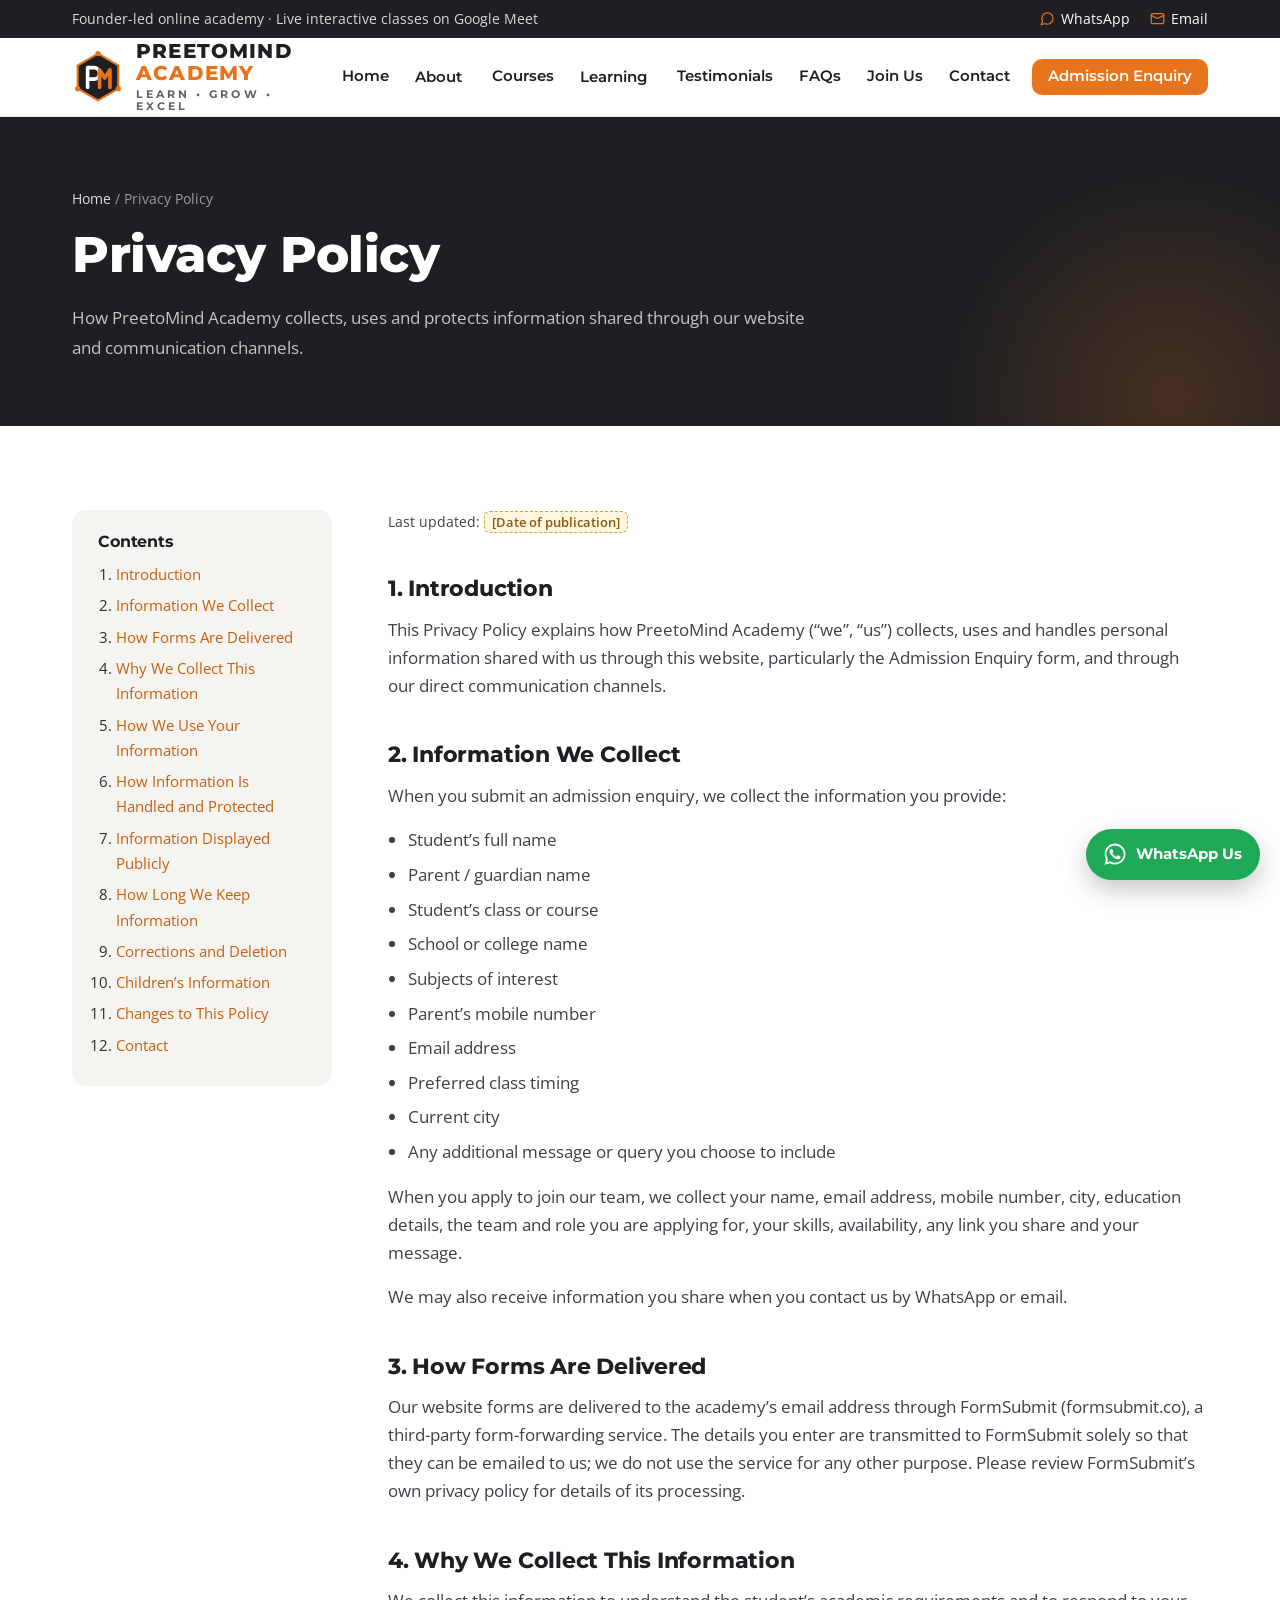
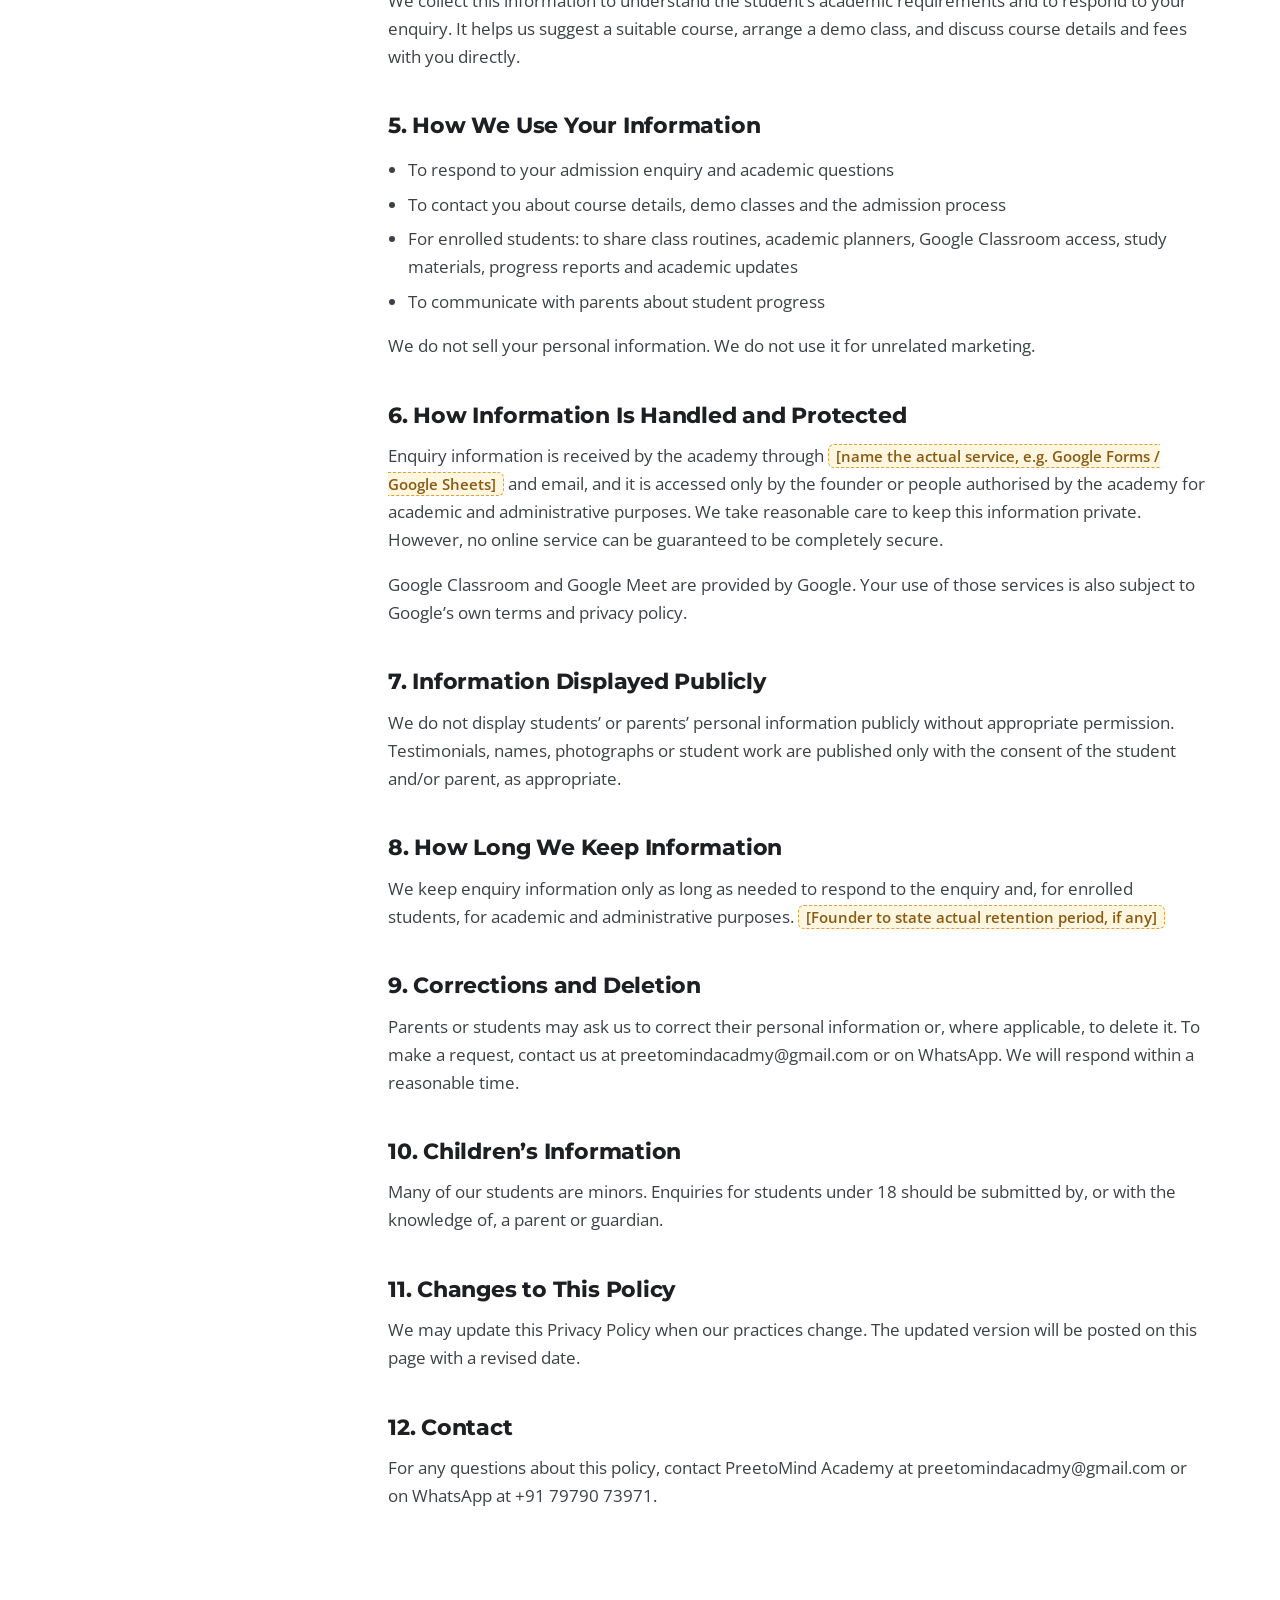
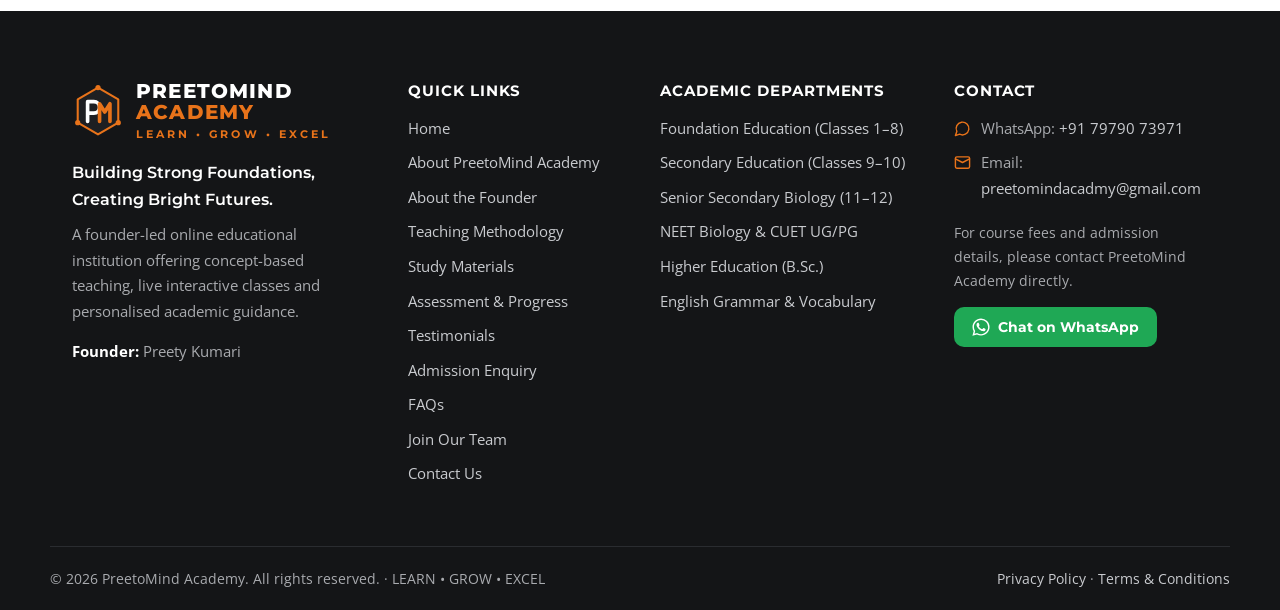
<file: site/privacy-policy.html>
<!DOCTYPE html>
<html lang="en">
<head>
<meta charset="utf-8">
<meta name="viewport" content="width=device-width, initial-scale=1">
<title>Privacy Policy | PreetoMind Academy</title>
<meta name="description" content="PreetoMind Academy’s Privacy Policy: what information the admission enquiry form collects, why, how it is used and protected, and how to request correction or deletion.">
<meta property="og:title" content="Privacy Policy | PreetoMind Academy">
<meta property="og:description" content="PreetoMind Academy’s Privacy Policy: what information the admission enquiry form collects, why, how it is used and protected, and how to request correction or deletion.">
<meta property="og:type" content="website">
<meta property="og:image" content="assets/preetomind-logo.svg">
<meta name="theme-color" content="#1E1F22">

<link rel="icon" href="assets/preetomind-logo.svg" type="image/svg+xml">
<link rel="preconnect" href="https://fonts.googleapis.com"><link rel="preconnect" href="https://fonts.gstatic.com" crossorigin><link href="https://fonts.googleapis.com/css2?family=Montserrat:wght@500;600;700;800&family=Open+Sans:wght@400;600&display=swap" rel="stylesheet">
<link rel="stylesheet" href="assets/styles.css">

</head>
<body>
<a class="skip-link" href="#main">Skip to main content</a>
<header class="site-header">
  <div class="topbar"><div class="container">
    <span class="tb-hide">Founder-led online academy &middot; Live interactive classes on Google Meet</span>
    <span class="tb-links">
      <a href="https://wa.me/917979073971?text=Hello%20PreetoMind%20Academy%2C%20I%20would%20like%20to%20know%20more%20about%20admissions."><svg viewBox="0 0 24 24" fill="none" stroke="currentColor" stroke-width="2" stroke-linecap="round" stroke-linejoin="round" aria-hidden="true"><path d="M7.9 20A9 9 0 1 0 4 16.1L2 22Z"/></svg>WhatsApp</a>
      <a href="mailto:preetomindacadmy@gmail.com?subject=Admission%20Enquiry%20-%20PreetoMind%20Academy" class="tb-hide"><svg viewBox="0 0 24 24" fill="none" stroke="currentColor" stroke-width="2" stroke-linecap="round" stroke-linejoin="round" aria-hidden="true"><rect x="2" y="4" width="20" height="16" rx="2"/><path d="m22 7-10 5L2 7"/></svg>Email</a>
    </span>
  </div></div>
  <div class="container nav-wrap">
    <a class="brand" href="index.html" aria-label="PreetoMind Academy - Home"><img class="brand-logo" src="assets/preetomind-logo.svg" alt="PreetoMind Academy logo" width="52" height="52"><span class="brand-text"><span class="brand-name">PREETOMIND <span>ACADEMY</span></span><span class="brand-tag">LEARN • GROW • EXCEL</span></span></a>
    <button class="menu-toggle" type="button" aria-controls="main-nav" aria-expanded="false" aria-label="Open menu"><svg viewBox="0 0 24 24" fill="none" stroke="currentColor" stroke-width="2" stroke-linecap="round" stroke-linejoin="round" aria-hidden="true"><path d="M4 6h16M4 12h16M4 18h16"/></svg></button>
    <nav class="main-nav" id="main-nav" aria-label="Main navigation"><ul><li><a href="index.html">Home</a></li><li class="has-dd"><button class="dd-toggle" type="button" aria-expanded="false">About<svg class="caret" viewBox="0 0 24 24" fill="none" stroke="currentColor" stroke-width="2" stroke-linecap="round" stroke-linejoin="round" aria-hidden="true"><path d="m6 9 6 6 6-6"/></svg></button><ul class="dropdown"><li><a href="about.html">About PreetoMind Academy</a></li><li><a href="founder.html">About the Founder</a></li><li><a href="teaching-methodology.html">Teaching Methodology</a></li></ul></li><li><a href="courses.html">Courses</a></li><li class="has-dd"><button class="dd-toggle" type="button" aria-expanded="false">Learning<svg class="caret" viewBox="0 0 24 24" fill="none" stroke="currentColor" stroke-width="2" stroke-linecap="round" stroke-linejoin="round" aria-hidden="true"><path d="m6 9 6 6 6-6"/></svg></button><ul class="dropdown"><li><a href="study-materials.html">Study Materials & Resources</a></li><li><a href="assessment-and-progress.html">Assessment & Progress</a></li></ul></li><li><a href="testimonials.html">Testimonials</a></li><li><a href="faq.html">FAQs</a></li><li><a href="join-our-team.html">Join Us</a></li><li><a href="contact.html">Contact</a></li><li class="nav-cta"><a class="btn btn-primary btn-sm" href="admission-enquiry.html">Admission Enquiry</a></li></ul></nav>
  </div>
</header>
<main id="main">

<section class="page-hero"><div class="container"><div class="breadcrumb"><a href="index.html">Home</a> / Privacy Policy</div><h1>Privacy Policy</h1><p>How PreetoMind Academy collects, uses and protects information shared through our website and communication channels.</p></div></section>
<section><div class="container policy-layout">
  <aside class="toc"><h4>Contents</h4><ol><li><a href="#s1">Introduction</a></li><li><a href="#s2">Information We Collect</a></li><li><a href="#s3">How Forms Are Delivered</a></li><li><a href="#s4">Why We Collect This Information</a></li><li><a href="#s5">How We Use Your Information</a></li><li><a href="#s6">How Information Is Handled and Protected</a></li><li><a href="#s7">Information Displayed Publicly</a></li><li><a href="#s8">How Long We Keep Information</a></li><li><a href="#s9">Corrections and Deletion</a></li><li><a href="#s10">Children’s Information</a></li><li><a href="#s11">Changes to This Policy</a></li><li><a href="#s12">Contact</a></li></ol></aside>
  <div class="prose">
    <p class="small muted">Last updated: <span class="ph" title="Editable placeholder - replace with verified information">[Date of publication]</span></p>
    <h2 id="s1">1. Introduction</h2><p>This Privacy Policy explains how PreetoMind Academy (“we”, “us”) collects, uses and handles personal information shared with us through this website, particularly the Admission Enquiry form, and through our direct communication channels.</p><h2 id="s2">2. Information We Collect</h2><p>When you submit an admission enquiry, we collect the information you provide:</p><ul><li>Student’s full name</li><li>Parent / guardian name</li><li>Student’s class or course</li><li>School or college name</li><li>Subjects of interest</li><li>Parent’s mobile number</li><li>Email address</li><li>Preferred class timing</li><li>Current city</li><li>Any additional message or query you choose to include</li></ul><p>When you apply to join our team, we collect your name, email address, mobile number, city, education details, the team and role you are applying for, your skills, availability, any link you share and your message.</p><p>We may also receive information you share when you contact us by WhatsApp or email.</p><h2 id="s3">3. How Forms Are Delivered</h2><p>Our website forms are delivered to the academy’s email address through FormSubmit (formsubmit.co), a third-party form-forwarding service. The details you enter are transmitted to FormSubmit solely so that they can be emailed to us; we do not use the service for any other purpose. Please review FormSubmit’s own privacy policy for details of its processing.</p><h2 id="s4">4. Why We Collect This Information</h2><p>We collect this information to understand the student’s academic requirements and to respond to your enquiry. It helps us suggest a suitable course, arrange a demo class, and discuss course details and fees with you directly.</p><h2 id="s5">5. How We Use Your Information</h2><ul><li>To respond to your admission enquiry and academic questions</li><li>To contact you about course details, demo classes and the admission process</li><li>For enrolled students: to share class routines, academic planners, Google Classroom access, study materials, progress reports and academic updates</li><li>To communicate with parents about student progress</li></ul><p>We do not sell your personal information. We do not use it for unrelated marketing.</p><h2 id="s6">6. How Information Is Handled and Protected</h2><p>Enquiry information is received by the academy through <span class="ph" title="Editable placeholder - replace with verified information">[name the actual service, e.g. Google Forms / Google Sheets]</span> and email, and it is accessed only by the founder or people authorised by the academy for academic and administrative purposes. We take reasonable care to keep this information private. However, no online service can be guaranteed to be completely secure.</p><p>Google Classroom and Google Meet are provided by Google. Your use of those services is also subject to Google’s own terms and privacy policy.</p><h2 id="s7">7. Information Displayed Publicly</h2><p>We do not display students’ or parents’ personal information publicly without appropriate permission. Testimonials, names, photographs or student work are published only with the consent of the student and/or parent, as appropriate.</p><h2 id="s8">8. How Long We Keep Information</h2><p>We keep enquiry information only as long as needed to respond to the enquiry and, for enrolled students, for academic and administrative purposes. <span class="ph" title="Editable placeholder - replace with verified information">[Founder to state actual retention period, if any]</span></p><h2 id="s9">9. Corrections and Deletion</h2><p>Parents or students may ask us to correct their personal information or, where applicable, to delete it. To make a request, contact us at preetomindacadmy@gmail.com or on WhatsApp. We will respond within a reasonable time.</p><h2 id="s10">10. Children’s Information</h2><p>Many of our students are minors. Enquiries for students under 18 should be submitted by, or with the knowledge of, a parent or guardian.</p><h2 id="s11">11. Changes to This Policy</h2><p>We may update this Privacy Policy when our practices change. The updated version will be posted on this page with a revised date.</p><h2 id="s12">12. Contact</h2><p>For any questions about this policy, contact PreetoMind Academy at preetomindacadmy@gmail.com or on WhatsApp at +91 79790 73971.</p>
  </div>
</div></section>

</main>
<footer class="site-footer">
  <div class="container footer-grid">
    <div>
      <a class="brand" href="index.html" aria-label="PreetoMind Academy - Home"><img class="brand-logo" src="assets/preetomind-logo.svg" alt="PreetoMind Academy logo" width="52" height="52"><span class="brand-text"><span class="brand-name">PREETOMIND <span>ACADEMY</span></span><span class="brand-tag">LEARN • GROW • EXCEL</span></span></a>
      <p class="footer-statement">Building Strong Foundations, Creating Bright Futures.</p>
      <p>A founder-led online educational institution offering concept-based teaching, live interactive classes and personalised academic guidance.</p>
      <p class="mb-0"><strong style="color:#fff">Founder:</strong> Preety Kumari</p>
    </div>
    <div><h4>Quick Links</h4><ul><li><a href="index.html">Home</a></li><li><a href="about.html">About PreetoMind Academy</a></li><li><a href="founder.html">About the Founder</a></li><li><a href="teaching-methodology.html">Teaching Methodology</a></li><li><a href="study-materials.html">Study Materials</a></li><li><a href="assessment-and-progress.html">Assessment & Progress</a></li><li><a href="testimonials.html">Testimonials</a></li><li><a href="admission-enquiry.html">Admission Enquiry</a></li><li><a href="faq.html">FAQs</a></li><li><a href="join-our-team.html">Join Our Team</a></li><li><a href="contact.html">Contact Us</a></li></ul></div>
    <div><h4>Academic Departments</h4><ul><li><a href="courses.html#foundation">Foundation Education (Classes 1–8)</a></li><li><a href="courses.html#secondary">Secondary Education (Classes 9–10)</a></li><li><a href="courses.html#senior-secondary-biology">Senior Secondary Biology (11–12)</a></li><li><a href="courses.html#competitive-exams">NEET Biology & CUET UG/PG</a></li><li><a href="courses.html#higher-education">Higher Education (B.Sc.)</a></li><li><a href="courses.html#language-development">English Grammar & Vocabulary</a></li></ul></div>
    <div><h4>Contact</h4><ul class="footer-contact">
      <li><svg viewBox="0 0 24 24" fill="none" stroke="currentColor" stroke-width="2" stroke-linecap="round" stroke-linejoin="round" aria-hidden="true"><path d="M7.9 20A9 9 0 1 0 4 16.1L2 22Z"/></svg><span>WhatsApp: <a href="https://wa.me/917979073971?text=Hello%20PreetoMind%20Academy%2C%20I%20would%20like%20to%20know%20more%20about%20admissions.">+91 79790 73971</a></span></li>
      <li><svg viewBox="0 0 24 24" fill="none" stroke="currentColor" stroke-width="2" stroke-linecap="round" stroke-linejoin="round" aria-hidden="true"><rect x="2" y="4" width="20" height="16" rx="2"/><path d="m22 7-10 5L2 7"/></svg><span>Email: <a href="mailto:preetomindacadmy@gmail.com?subject=Admission%20Enquiry%20-%20PreetoMind%20Academy">preetomindacadmy@gmail.com</a></span></li>
    </ul>
    <p class="small mt-2">For course fees and admission details, please contact PreetoMind Academy directly.</p>
    <a class="btn btn-whatsapp btn-sm" href="https://wa.me/917979073971?text=Hello%20PreetoMind%20Academy%2C%20I%20would%20like%20to%20know%20more%20about%20admissions."><svg viewBox="0 0 24 24" fill="currentColor" aria-hidden="true"><path d="M17.47 14.38c-.3-.15-1.75-.86-2.02-.96-.27-.1-.47-.15-.67.15-.2.3-.77.96-.94 1.16-.17.2-.35.22-.64.07-.3-.15-1.25-.46-2.38-1.47-.88-.79-1.47-1.76-1.65-2.05-.17-.3-.02-.46.13-.6.13-.14.3-.35.45-.52.15-.17.2-.3.3-.5.1-.2.05-.37-.02-.52-.08-.15-.67-1.61-.92-2.2-.24-.58-.49-.5-.67-.5h-.57c-.2 0-.52.07-.79.37-.27.3-1.04 1.02-1.04 2.48s1.07 2.88 1.21 3.08c.15.2 2.1 3.2 5.08 4.49.71.31 1.26.49 1.7.63.71.22 1.36.19 1.87.12.57-.09 1.75-.72 2-1.41.25-.69.25-1.29.17-1.41-.07-.12-.27-.2-.57-.35zM12.05 21.5h-.01a9.43 9.43 0 0 1-4.8-1.31l-.35-.2-3.57.93.95-3.48-.22-.36a9.42 9.42 0 0 1-1.45-5.03c0-5.2 4.24-9.44 9.46-9.44a9.4 9.4 0 0 1 6.68 2.77 9.38 9.38 0 0 1 2.77 6.68c0 5.21-4.24 9.44-9.46 9.44zm8.05-17.5A11.32 11.32 0 0 0 12.05.66C5.77.66.66 5.77.66 12.04c0 2 .53 3.96 1.52 5.69L.57 23.64l6.05-1.59a11.36 11.36 0 0 0 5.43 1.38h.01c6.27 0 11.38-5.1 11.38-11.38 0-3.04-1.18-5.9-3.34-8.05z"/></svg>Chat on WhatsApp</a>
    </div>
  </div>
  <div class="container footer-bottom">
    <span>&copy; <span id="year">2026</span> PreetoMind Academy. All rights reserved. &middot; LEARN • GROW • EXCEL</span>
    <span><a href="privacy-policy.html">Privacy Policy</a> &middot; <a href="terms-and-conditions.html">Terms &amp; Conditions</a></span>
  </div>
</footer>
<a class="wa-float" href="https://wa.me/917979073971?text=Hello%20PreetoMind%20Academy%2C%20I%20would%20like%20to%20know%20more%20about%20admissions." aria-label="Contact PreetoMind Academy on WhatsApp"><svg viewBox="0 0 24 24" fill="currentColor" aria-hidden="true"><path d="M17.47 14.38c-.3-.15-1.75-.86-2.02-.96-.27-.1-.47-.15-.67.15-.2.3-.77.96-.94 1.16-.17.2-.35.22-.64.07-.3-.15-1.25-.46-2.38-1.47-.88-.79-1.47-1.76-1.65-2.05-.17-.3-.02-.46.13-.6.13-.14.3-.35.45-.52.15-.17.2-.3.3-.5.1-.2.05-.37-.02-.52-.08-.15-.67-1.61-.92-2.2-.24-.58-.49-.5-.67-.5h-.57c-.2 0-.52.07-.79.37-.27.3-1.04 1.02-1.04 2.48s1.07 2.88 1.21 3.08c.15.2 2.1 3.2 5.08 4.49.71.31 1.26.49 1.7.63.71.22 1.36.19 1.87.12.57-.09 1.75-.72 2-1.41.25-.69.25-1.29.17-1.41-.07-.12-.27-.2-.57-.35zM12.05 21.5h-.01a9.43 9.43 0 0 1-4.8-1.31l-.35-.2-3.57.93.95-3.48-.22-.36a9.42 9.42 0 0 1-1.45-5.03c0-5.2 4.24-9.44 9.46-9.44a9.4 9.4 0 0 1 6.68 2.77 9.38 9.38 0 0 1 2.77 6.68c0 5.21-4.24 9.44-9.46 9.44zm8.05-17.5A11.32 11.32 0 0 0 12.05.66C5.77.66.66 5.77.66 12.04c0 2 .53 3.96 1.52 5.69L.57 23.64l6.05-1.59a11.36 11.36 0 0 0 5.43 1.38h.01c6.27 0 11.38-5.1 11.38-11.38 0-3.04-1.18-5.9-3.34-8.05z"/></svg><span>WhatsApp Us</span></a>
<script src="assets/main.js"></script>
</body>
</html>
</file>
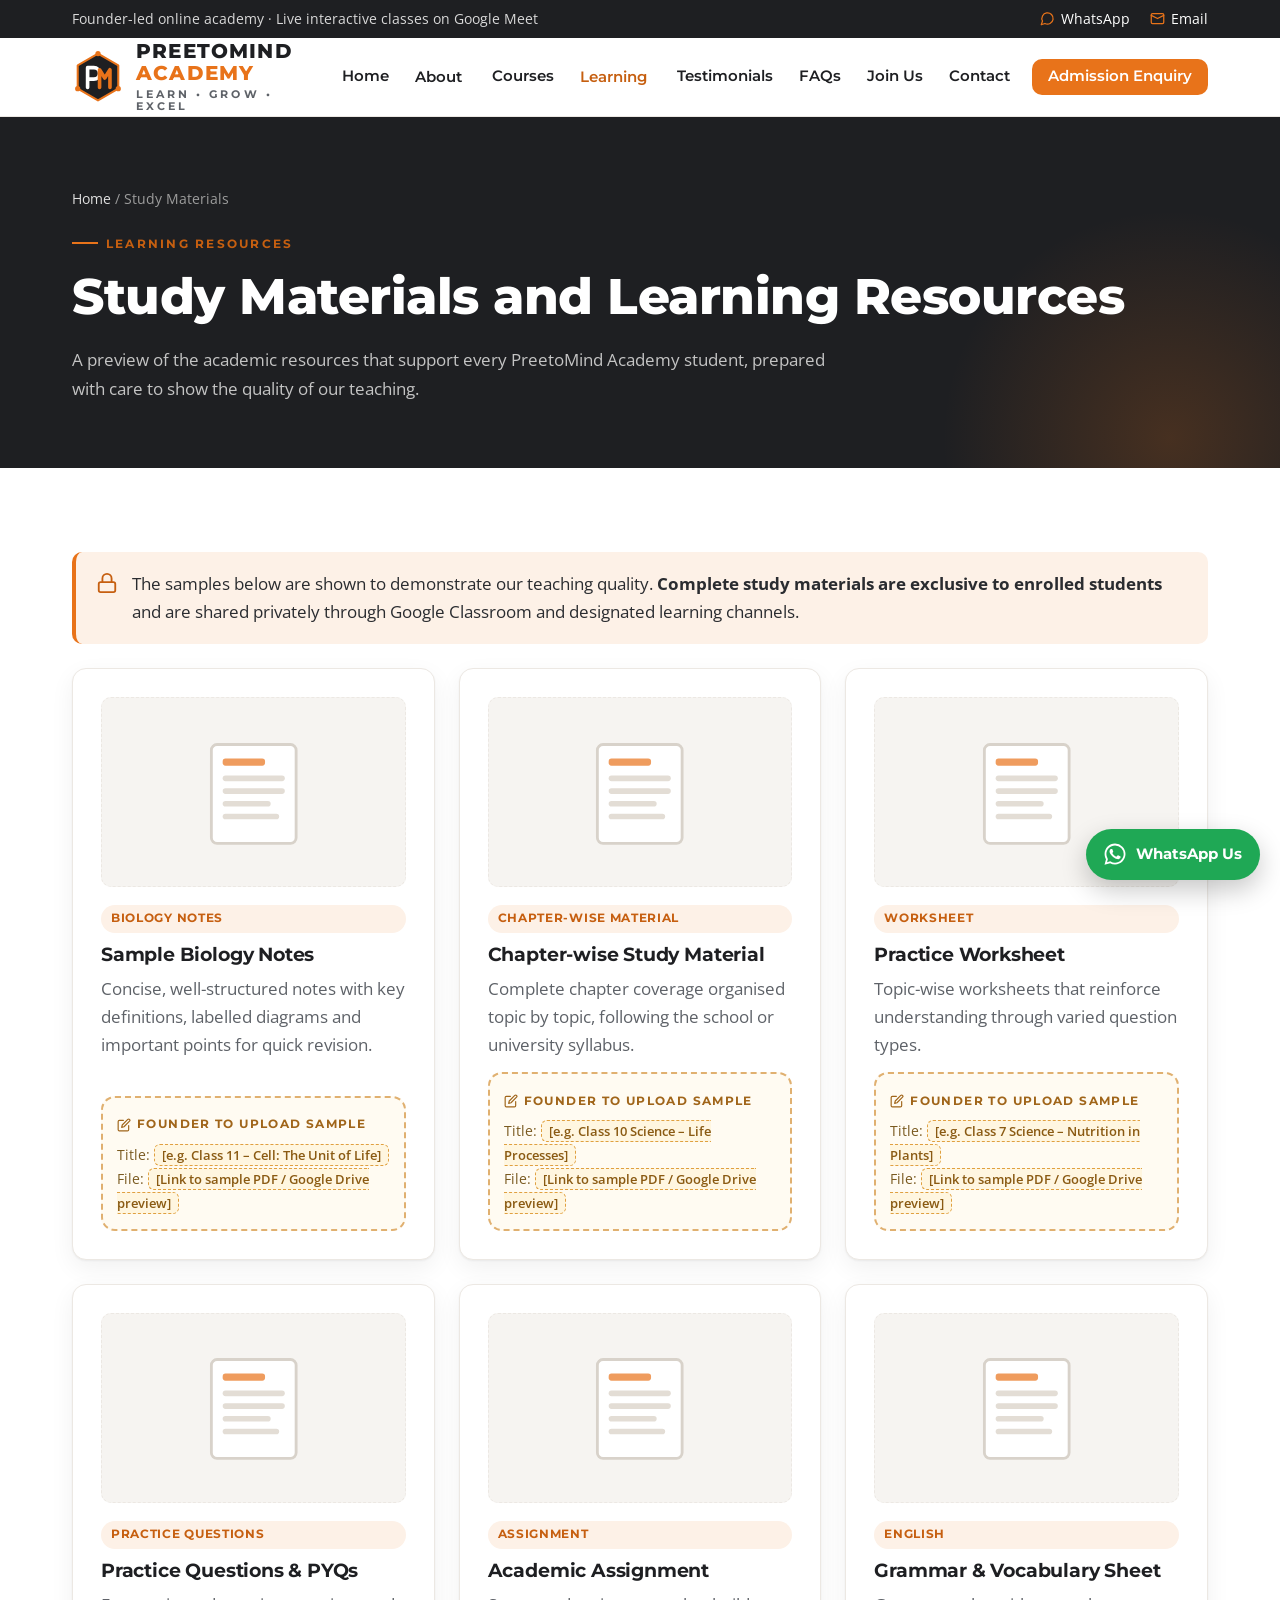
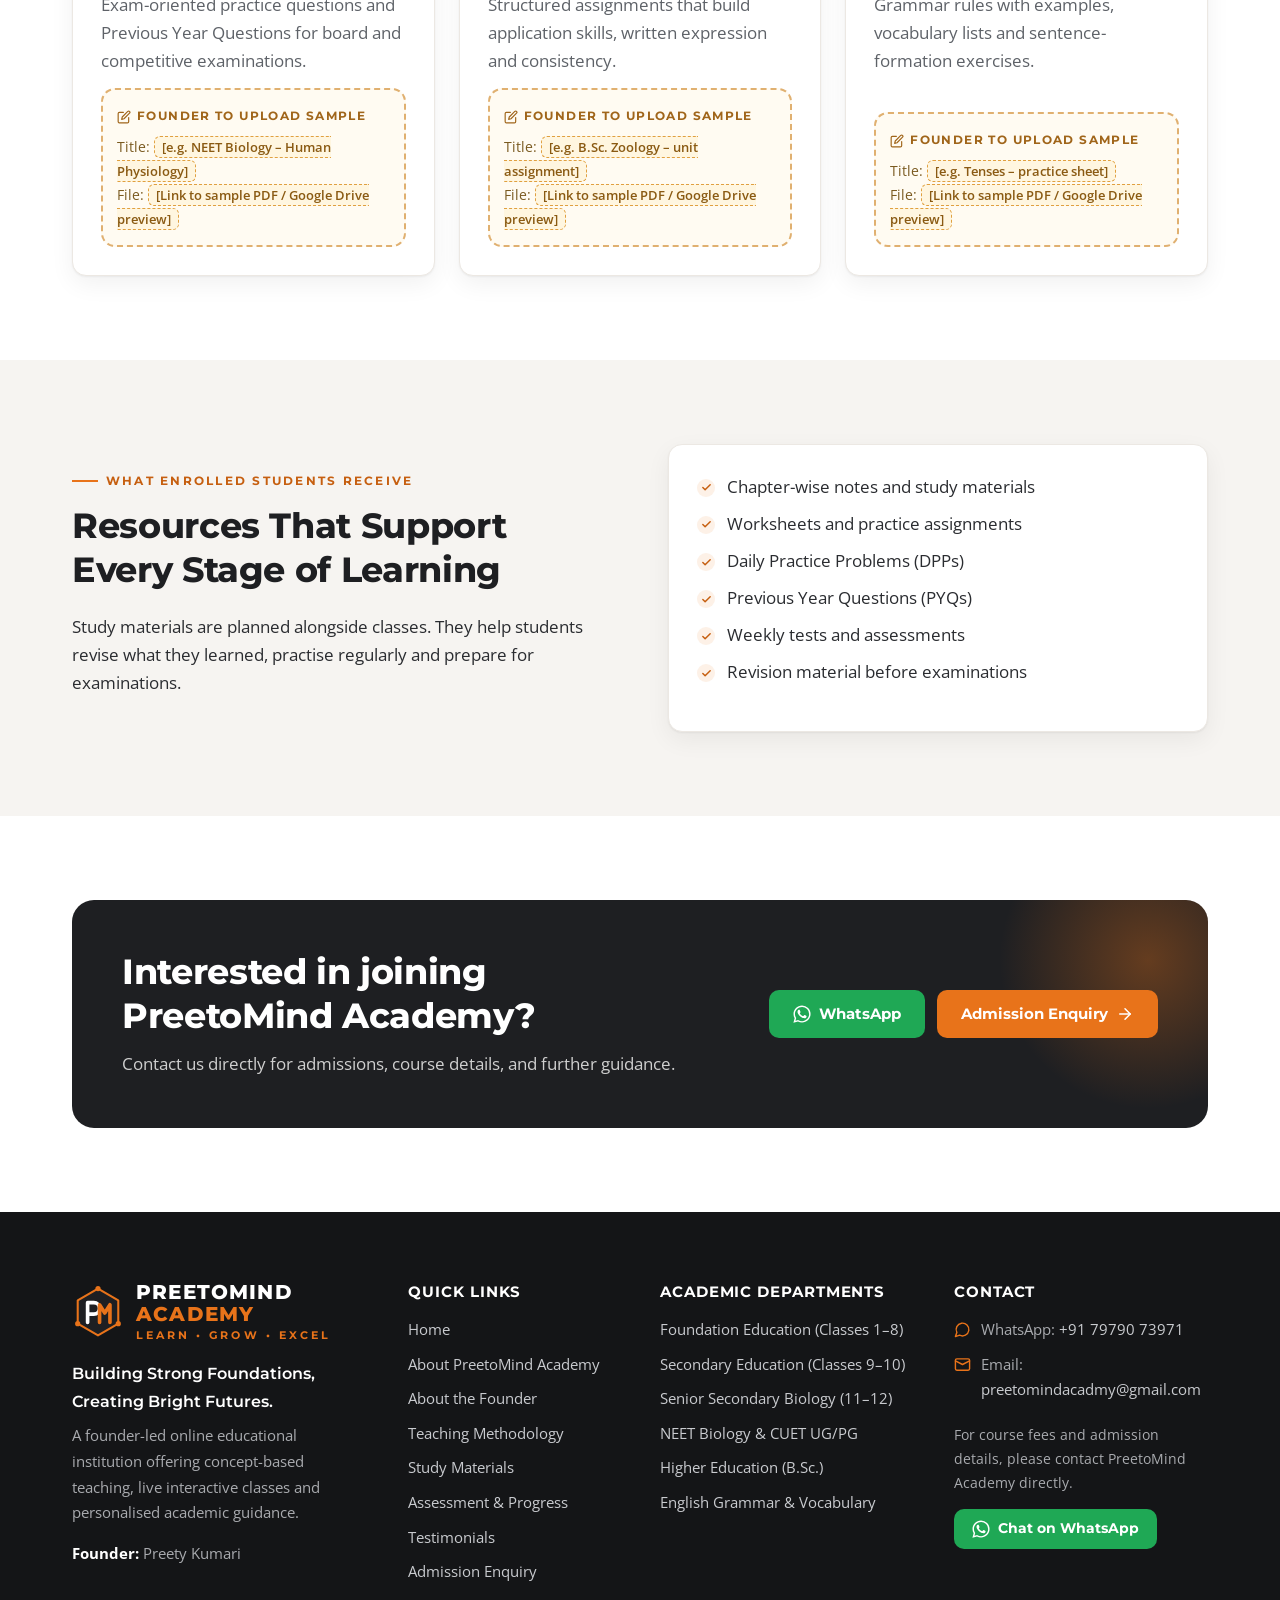
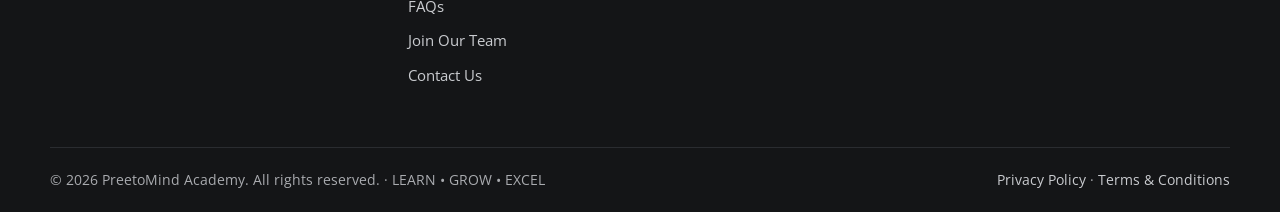
<file: site/study-materials.html>
<!DOCTYPE html>
<html lang="en">
<head>
<meta charset="utf-8">
<meta name="viewport" content="width=device-width, initial-scale=1">
<title>Study Materials | Biology Notes, Worksheets &amp; Practice Questions | PreetoMind Academy</title>
<meta name="description" content="Preview PreetoMind Academy’s learning resources: Biology notes, chapter-wise study materials, worksheets, practice questions and assignments. Full materials are for enrolled students.">
<meta property="og:title" content="Study Materials | Biology Notes, Worksheets &amp; Practice Questions | PreetoMind Academy">
<meta property="og:description" content="Preview PreetoMind Academy’s learning resources: Biology notes, chapter-wise study materials, worksheets, practice questions and assignments. Full materials are for enrolled students.">
<meta property="og:type" content="website">
<meta property="og:image" content="assets/preetomind-logo.svg">
<meta name="theme-color" content="#1E1F22">

<link rel="icon" href="assets/preetomind-logo.svg" type="image/svg+xml">
<link rel="preconnect" href="https://fonts.googleapis.com"><link rel="preconnect" href="https://fonts.gstatic.com" crossorigin><link href="https://fonts.googleapis.com/css2?family=Montserrat:wght@500;600;700;800&family=Open+Sans:wght@400;600&display=swap" rel="stylesheet">
<link rel="stylesheet" href="assets/styles.css">

</head>
<body>
<a class="skip-link" href="#main">Skip to main content</a>
<header class="site-header">
  <div class="topbar"><div class="container">
    <span class="tb-hide">Founder-led online academy &middot; Live interactive classes on Google Meet</span>
    <span class="tb-links">
      <a href="https://wa.me/917979073971?text=Hello%20PreetoMind%20Academy%2C%20I%20would%20like%20to%20know%20more%20about%20admissions."><svg viewBox="0 0 24 24" fill="none" stroke="currentColor" stroke-width="2" stroke-linecap="round" stroke-linejoin="round" aria-hidden="true"><path d="M7.9 20A9 9 0 1 0 4 16.1L2 22Z"/></svg>WhatsApp</a>
      <a href="mailto:preetomindacadmy@gmail.com?subject=Admission%20Enquiry%20-%20PreetoMind%20Academy" class="tb-hide"><svg viewBox="0 0 24 24" fill="none" stroke="currentColor" stroke-width="2" stroke-linecap="round" stroke-linejoin="round" aria-hidden="true"><rect x="2" y="4" width="20" height="16" rx="2"/><path d="m22 7-10 5L2 7"/></svg>Email</a>
    </span>
  </div></div>
  <div class="container nav-wrap">
    <a class="brand" href="index.html" aria-label="PreetoMind Academy - Home"><img class="brand-logo" src="assets/preetomind-logo.svg" alt="PreetoMind Academy logo" width="52" height="52"><span class="brand-text"><span class="brand-name">PREETOMIND <span>ACADEMY</span></span><span class="brand-tag">LEARN • GROW • EXCEL</span></span></a>
    <button class="menu-toggle" type="button" aria-controls="main-nav" aria-expanded="false" aria-label="Open menu"><svg viewBox="0 0 24 24" fill="none" stroke="currentColor" stroke-width="2" stroke-linecap="round" stroke-linejoin="round" aria-hidden="true"><path d="M4 6h16M4 12h16M4 18h16"/></svg></button>
    <nav class="main-nav" id="main-nav" aria-label="Main navigation"><ul><li><a href="index.html">Home</a></li><li class="has-dd"><button class="dd-toggle" type="button" aria-expanded="false">About<svg class="caret" viewBox="0 0 24 24" fill="none" stroke="currentColor" stroke-width="2" stroke-linecap="round" stroke-linejoin="round" aria-hidden="true"><path d="m6 9 6 6 6-6"/></svg></button><ul class="dropdown"><li><a href="about.html">About PreetoMind Academy</a></li><li><a href="founder.html">About the Founder</a></li><li><a href="teaching-methodology.html">Teaching Methodology</a></li></ul></li><li><a href="courses.html">Courses</a></li><li class="has-dd active"><button class="dd-toggle" type="button" aria-expanded="false">Learning<svg class="caret" viewBox="0 0 24 24" fill="none" stroke="currentColor" stroke-width="2" stroke-linecap="round" stroke-linejoin="round" aria-hidden="true"><path d="m6 9 6 6 6-6"/></svg></button><ul class="dropdown"><li><a href="study-materials.html" aria-current="page">Study Materials & Resources</a></li><li><a href="assessment-and-progress.html">Assessment & Progress</a></li></ul></li><li><a href="testimonials.html">Testimonials</a></li><li><a href="faq.html">FAQs</a></li><li><a href="join-our-team.html">Join Us</a></li><li><a href="contact.html">Contact</a></li><li class="nav-cta"><a class="btn btn-primary btn-sm" href="admission-enquiry.html">Admission Enquiry</a></li></ul></nav>
  </div>
</header>
<main id="main">

<section class="page-hero"><div class="container"><div class="breadcrumb"><a href="index.html">Home</a> / Study Materials</div><div class="eyebrow">Learning Resources</div><h1>Study Materials and Learning Resources</h1><p>A preview of the academic resources that support every PreetoMind Academy student, prepared with care to show the quality of our teaching.</p></div></section>
<section><div class="container">
  <div class="notice"><svg viewBox="0 0 24 24" fill="none" stroke="currentColor" stroke-width="2" stroke-linecap="round" stroke-linejoin="round" aria-hidden="true"><rect x="3" y="11" width="18" height="11" rx="2"/><path d="M7 11V7a5 5 0 0 1 10 0v4"/></svg><p>The samples below are shown to demonstrate our teaching quality. <strong>Complete study materials are exclusive to enrolled students</strong> and are shared privately through Google Classroom and designated learning channels.</p></div>
  <div class="grid g-3"><article class="card resource"><div class="thumb"><svg viewBox="0 0 120 80" aria-hidden="true"><rect x="30" y="6" width="60" height="70" rx="4" fill="#fff" stroke="#d8d2ca" stroke-width="2"/>
<rect x="38" y="16" width="30" height="5" rx="2" fill="#E8731A" opacity=".7"/><g fill="#e3ddd5"><rect x="38" y="28" width="44" height="4" rx="2"/><rect x="38" y="37" width="44" height="4" rx="2"/><rect x="38" y="46" width="34" height="4" rx="2"/><rect x="38" y="55" width="40" height="4" rx="2"/></g></svg></div><span class="tag">Biology Notes</span><h3>Sample Biology Notes</h3><p>Concise, well-structured notes with key definitions, labelled diagrams and important points for quick revision.</p>
<div class="ph-block" style="padding:14px;margin-top:auto"><div class="ph-label"><svg viewBox="0 0 24 24" fill="none" stroke="currentColor" stroke-width="2" stroke-linecap="round" stroke-linejoin="round" aria-hidden="true"><path d="M11 4H4a2 2 0 0 0-2 2v14a2 2 0 0 0 2 2h14a2 2 0 0 0 2-2v-7"/><path d="M18.5 2.5a2.12 2.12 0 0 1 3 3L12 15l-4 1 1-4Z"/></svg>Founder to upload sample</div><p class="small mb-0">Title: <span class="ph" title="Editable placeholder - replace with verified information">[e.g. Class 11 – Cell: The Unit of Life]</span><br>File: <span class="ph" title="Editable placeholder - replace with verified information">[Link to sample PDF / Google Drive preview]</span></p></div></article><article class="card resource"><div class="thumb"><svg viewBox="0 0 120 80" aria-hidden="true"><rect x="30" y="6" width="60" height="70" rx="4" fill="#fff" stroke="#d8d2ca" stroke-width="2"/>
<rect x="38" y="16" width="30" height="5" rx="2" fill="#E8731A" opacity=".7"/><g fill="#e3ddd5"><rect x="38" y="28" width="44" height="4" rx="2"/><rect x="38" y="37" width="44" height="4" rx="2"/><rect x="38" y="46" width="34" height="4" rx="2"/><rect x="38" y="55" width="40" height="4" rx="2"/></g></svg></div><span class="tag">Chapter-wise Material</span><h3>Chapter-wise Study Material</h3><p>Complete chapter coverage organised topic by topic, following the school or university syllabus.</p>
<div class="ph-block" style="padding:14px;margin-top:auto"><div class="ph-label"><svg viewBox="0 0 24 24" fill="none" stroke="currentColor" stroke-width="2" stroke-linecap="round" stroke-linejoin="round" aria-hidden="true"><path d="M11 4H4a2 2 0 0 0-2 2v14a2 2 0 0 0 2 2h14a2 2 0 0 0 2-2v-7"/><path d="M18.5 2.5a2.12 2.12 0 0 1 3 3L12 15l-4 1 1-4Z"/></svg>Founder to upload sample</div><p class="small mb-0">Title: <span class="ph" title="Editable placeholder - replace with verified information">[e.g. Class 10 Science – Life Processes]</span><br>File: <span class="ph" title="Editable placeholder - replace with verified information">[Link to sample PDF / Google Drive preview]</span></p></div></article><article class="card resource"><div class="thumb"><svg viewBox="0 0 120 80" aria-hidden="true"><rect x="30" y="6" width="60" height="70" rx="4" fill="#fff" stroke="#d8d2ca" stroke-width="2"/>
<rect x="38" y="16" width="30" height="5" rx="2" fill="#E8731A" opacity=".7"/><g fill="#e3ddd5"><rect x="38" y="28" width="44" height="4" rx="2"/><rect x="38" y="37" width="44" height="4" rx="2"/><rect x="38" y="46" width="34" height="4" rx="2"/><rect x="38" y="55" width="40" height="4" rx="2"/></g></svg></div><span class="tag">Worksheet</span><h3>Practice Worksheet</h3><p>Topic-wise worksheets that reinforce understanding through varied question types.</p>
<div class="ph-block" style="padding:14px;margin-top:auto"><div class="ph-label"><svg viewBox="0 0 24 24" fill="none" stroke="currentColor" stroke-width="2" stroke-linecap="round" stroke-linejoin="round" aria-hidden="true"><path d="M11 4H4a2 2 0 0 0-2 2v14a2 2 0 0 0 2 2h14a2 2 0 0 0 2-2v-7"/><path d="M18.5 2.5a2.12 2.12 0 0 1 3 3L12 15l-4 1 1-4Z"/></svg>Founder to upload sample</div><p class="small mb-0">Title: <span class="ph" title="Editable placeholder - replace with verified information">[e.g. Class 7 Science – Nutrition in Plants]</span><br>File: <span class="ph" title="Editable placeholder - replace with verified information">[Link to sample PDF / Google Drive preview]</span></p></div></article><article class="card resource"><div class="thumb"><svg viewBox="0 0 120 80" aria-hidden="true"><rect x="30" y="6" width="60" height="70" rx="4" fill="#fff" stroke="#d8d2ca" stroke-width="2"/>
<rect x="38" y="16" width="30" height="5" rx="2" fill="#E8731A" opacity=".7"/><g fill="#e3ddd5"><rect x="38" y="28" width="44" height="4" rx="2"/><rect x="38" y="37" width="44" height="4" rx="2"/><rect x="38" y="46" width="34" height="4" rx="2"/><rect x="38" y="55" width="40" height="4" rx="2"/></g></svg></div><span class="tag">Practice Questions</span><h3>Practice Questions & PYQs</h3><p>Exam-oriented practice questions and Previous Year Questions for board and competitive examinations.</p>
<div class="ph-block" style="padding:14px;margin-top:auto"><div class="ph-label"><svg viewBox="0 0 24 24" fill="none" stroke="currentColor" stroke-width="2" stroke-linecap="round" stroke-linejoin="round" aria-hidden="true"><path d="M11 4H4a2 2 0 0 0-2 2v14a2 2 0 0 0 2 2h14a2 2 0 0 0 2-2v-7"/><path d="M18.5 2.5a2.12 2.12 0 0 1 3 3L12 15l-4 1 1-4Z"/></svg>Founder to upload sample</div><p class="small mb-0">Title: <span class="ph" title="Editable placeholder - replace with verified information">[e.g. NEET Biology – Human Physiology]</span><br>File: <span class="ph" title="Editable placeholder - replace with verified information">[Link to sample PDF / Google Drive preview]</span></p></div></article><article class="card resource"><div class="thumb"><svg viewBox="0 0 120 80" aria-hidden="true"><rect x="30" y="6" width="60" height="70" rx="4" fill="#fff" stroke="#d8d2ca" stroke-width="2"/>
<rect x="38" y="16" width="30" height="5" rx="2" fill="#E8731A" opacity=".7"/><g fill="#e3ddd5"><rect x="38" y="28" width="44" height="4" rx="2"/><rect x="38" y="37" width="44" height="4" rx="2"/><rect x="38" y="46" width="34" height="4" rx="2"/><rect x="38" y="55" width="40" height="4" rx="2"/></g></svg></div><span class="tag">Assignment</span><h3>Academic Assignment</h3><p>Structured assignments that build application skills, written expression and consistency.</p>
<div class="ph-block" style="padding:14px;margin-top:auto"><div class="ph-label"><svg viewBox="0 0 24 24" fill="none" stroke="currentColor" stroke-width="2" stroke-linecap="round" stroke-linejoin="round" aria-hidden="true"><path d="M11 4H4a2 2 0 0 0-2 2v14a2 2 0 0 0 2 2h14a2 2 0 0 0 2-2v-7"/><path d="M18.5 2.5a2.12 2.12 0 0 1 3 3L12 15l-4 1 1-4Z"/></svg>Founder to upload sample</div><p class="small mb-0">Title: <span class="ph" title="Editable placeholder - replace with verified information">[e.g. B.Sc. Zoology – unit assignment]</span><br>File: <span class="ph" title="Editable placeholder - replace with verified information">[Link to sample PDF / Google Drive preview]</span></p></div></article><article class="card resource"><div class="thumb"><svg viewBox="0 0 120 80" aria-hidden="true"><rect x="30" y="6" width="60" height="70" rx="4" fill="#fff" stroke="#d8d2ca" stroke-width="2"/>
<rect x="38" y="16" width="30" height="5" rx="2" fill="#E8731A" opacity=".7"/><g fill="#e3ddd5"><rect x="38" y="28" width="44" height="4" rx="2"/><rect x="38" y="37" width="44" height="4" rx="2"/><rect x="38" y="46" width="34" height="4" rx="2"/><rect x="38" y="55" width="40" height="4" rx="2"/></g></svg></div><span class="tag">English</span><h3>Grammar & Vocabulary Sheet</h3><p>Grammar rules with examples, vocabulary lists and sentence-formation exercises.</p>
<div class="ph-block" style="padding:14px;margin-top:auto"><div class="ph-label"><svg viewBox="0 0 24 24" fill="none" stroke="currentColor" stroke-width="2" stroke-linecap="round" stroke-linejoin="round" aria-hidden="true"><path d="M11 4H4a2 2 0 0 0-2 2v14a2 2 0 0 0 2 2h14a2 2 0 0 0 2-2v-7"/><path d="M18.5 2.5a2.12 2.12 0 0 1 3 3L12 15l-4 1 1-4Z"/></svg>Founder to upload sample</div><p class="small mb-0">Title: <span class="ph" title="Editable placeholder - replace with verified information">[e.g. Tenses – practice sheet]</span><br>File: <span class="ph" title="Editable placeholder - replace with verified information">[Link to sample PDF / Google Drive preview]</span></p></div></article></div>
</div></section>
<section class="section-alt"><div class="container"><div class="split">
  <div><div class="eyebrow">What Enrolled Students Receive</div><h2>Resources That Support Every Stage of Learning</h2>
  <p>Study materials are planned alongside classes. They help students revise what they learned, practise regularly and prepare for examinations.</p></div>
  <div class="card"><ul class="checklist"><li>Chapter-wise notes and study materials</li><li>Worksheets and practice assignments</li><li>Daily Practice Problems (DPPs)</li><li>Previous Year Questions (PYQs)</li><li>Weekly tests and assessments</li><li>Revision material before examinations</li></ul></div>
</div></div></section>
<section><div class="container"><div class="cta-band">
  <div><h2>Interested in joining PreetoMind Academy?</h2><p>Contact us directly for admissions, course details, and further guidance.</p></div>
  <div class="btn-row">
    <a class="btn btn-whatsapp" href="https://wa.me/917979073971?text=Hello%20PreetoMind%20Academy%2C%20I%20would%20like%20to%20know%20more%20about%20admissions."><svg viewBox="0 0 24 24" fill="currentColor" aria-hidden="true"><path d="M17.47 14.38c-.3-.15-1.75-.86-2.02-.96-.27-.1-.47-.15-.67.15-.2.3-.77.96-.94 1.16-.17.2-.35.22-.64.07-.3-.15-1.25-.46-2.38-1.47-.88-.79-1.47-1.76-1.65-2.05-.17-.3-.02-.46.13-.6.13-.14.3-.35.45-.52.15-.17.2-.3.3-.5.1-.2.05-.37-.02-.52-.08-.15-.67-1.61-.92-2.2-.24-.58-.49-.5-.67-.5h-.57c-.2 0-.52.07-.79.37-.27.3-1.04 1.02-1.04 2.48s1.07 2.88 1.21 3.08c.15.2 2.1 3.2 5.08 4.49.71.31 1.26.49 1.7.63.71.22 1.36.19 1.87.12.57-.09 1.75-.72 2-1.41.25-.69.25-1.29.17-1.41-.07-.12-.27-.2-.57-.35zM12.05 21.5h-.01a9.43 9.43 0 0 1-4.8-1.31l-.35-.2-3.57.93.95-3.48-.22-.36a9.42 9.42 0 0 1-1.45-5.03c0-5.2 4.24-9.44 9.46-9.44a9.4 9.4 0 0 1 6.68 2.77 9.38 9.38 0 0 1 2.77 6.68c0 5.21-4.24 9.44-9.46 9.44zm8.05-17.5A11.32 11.32 0 0 0 12.05.66C5.77.66.66 5.77.66 12.04c0 2 .53 3.96 1.52 5.69L.57 23.64l6.05-1.59a11.36 11.36 0 0 0 5.43 1.38h.01c6.27 0 11.38-5.1 11.38-11.38 0-3.04-1.18-5.9-3.34-8.05z"/></svg>WhatsApp</a>
    <a class="btn btn-primary" href="admission-enquiry.html">Admission Enquiry <svg viewBox="0 0 24 24" fill="none" stroke="currentColor" stroke-width="2" stroke-linecap="round" stroke-linejoin="round" aria-hidden="true"><path d="M5 12h14"/><path d="m12 5 7 7-7 7"/></svg></a>
  </div>
</div></div></section>

</main>
<footer class="site-footer">
  <div class="container footer-grid">
    <div>
      <a class="brand" href="index.html" aria-label="PreetoMind Academy - Home"><img class="brand-logo" src="assets/preetomind-logo.svg" alt="PreetoMind Academy logo" width="52" height="52"><span class="brand-text"><span class="brand-name">PREETOMIND <span>ACADEMY</span></span><span class="brand-tag">LEARN • GROW • EXCEL</span></span></a>
      <p class="footer-statement">Building Strong Foundations, Creating Bright Futures.</p>
      <p>A founder-led online educational institution offering concept-based teaching, live interactive classes and personalised academic guidance.</p>
      <p class="mb-0"><strong style="color:#fff">Founder:</strong> Preety Kumari</p>
    </div>
    <div><h4>Quick Links</h4><ul><li><a href="index.html">Home</a></li><li><a href="about.html">About PreetoMind Academy</a></li><li><a href="founder.html">About the Founder</a></li><li><a href="teaching-methodology.html">Teaching Methodology</a></li><li><a href="study-materials.html">Study Materials</a></li><li><a href="assessment-and-progress.html">Assessment & Progress</a></li><li><a href="testimonials.html">Testimonials</a></li><li><a href="admission-enquiry.html">Admission Enquiry</a></li><li><a href="faq.html">FAQs</a></li><li><a href="join-our-team.html">Join Our Team</a></li><li><a href="contact.html">Contact Us</a></li></ul></div>
    <div><h4>Academic Departments</h4><ul><li><a href="courses.html#foundation">Foundation Education (Classes 1–8)</a></li><li><a href="courses.html#secondary">Secondary Education (Classes 9–10)</a></li><li><a href="courses.html#senior-secondary-biology">Senior Secondary Biology (11–12)</a></li><li><a href="courses.html#competitive-exams">NEET Biology & CUET UG/PG</a></li><li><a href="courses.html#higher-education">Higher Education (B.Sc.)</a></li><li><a href="courses.html#language-development">English Grammar & Vocabulary</a></li></ul></div>
    <div><h4>Contact</h4><ul class="footer-contact">
      <li><svg viewBox="0 0 24 24" fill="none" stroke="currentColor" stroke-width="2" stroke-linecap="round" stroke-linejoin="round" aria-hidden="true"><path d="M7.9 20A9 9 0 1 0 4 16.1L2 22Z"/></svg><span>WhatsApp: <a href="https://wa.me/917979073971?text=Hello%20PreetoMind%20Academy%2C%20I%20would%20like%20to%20know%20more%20about%20admissions.">+91 79790 73971</a></span></li>
      <li><svg viewBox="0 0 24 24" fill="none" stroke="currentColor" stroke-width="2" stroke-linecap="round" stroke-linejoin="round" aria-hidden="true"><rect x="2" y="4" width="20" height="16" rx="2"/><path d="m22 7-10 5L2 7"/></svg><span>Email: <a href="mailto:preetomindacadmy@gmail.com?subject=Admission%20Enquiry%20-%20PreetoMind%20Academy">preetomindacadmy@gmail.com</a></span></li>
    </ul>
    <p class="small mt-2">For course fees and admission details, please contact PreetoMind Academy directly.</p>
    <a class="btn btn-whatsapp btn-sm" href="https://wa.me/917979073971?text=Hello%20PreetoMind%20Academy%2C%20I%20would%20like%20to%20know%20more%20about%20admissions."><svg viewBox="0 0 24 24" fill="currentColor" aria-hidden="true"><path d="M17.47 14.38c-.3-.15-1.75-.86-2.02-.96-.27-.1-.47-.15-.67.15-.2.3-.77.96-.94 1.16-.17.2-.35.22-.64.07-.3-.15-1.25-.46-2.38-1.47-.88-.79-1.47-1.76-1.65-2.05-.17-.3-.02-.46.13-.6.13-.14.3-.35.45-.52.15-.17.2-.3.3-.5.1-.2.05-.37-.02-.52-.08-.15-.67-1.61-.92-2.2-.24-.58-.49-.5-.67-.5h-.57c-.2 0-.52.07-.79.37-.27.3-1.04 1.02-1.04 2.48s1.07 2.88 1.21 3.08c.15.2 2.1 3.2 5.08 4.49.71.31 1.26.49 1.7.63.71.22 1.36.19 1.87.12.57-.09 1.75-.72 2-1.41.25-.69.25-1.29.17-1.41-.07-.12-.27-.2-.57-.35zM12.05 21.5h-.01a9.43 9.43 0 0 1-4.8-1.31l-.35-.2-3.57.93.95-3.48-.22-.36a9.42 9.42 0 0 1-1.45-5.03c0-5.2 4.24-9.44 9.46-9.44a9.4 9.4 0 0 1 6.68 2.77 9.38 9.38 0 0 1 2.77 6.68c0 5.21-4.24 9.44-9.46 9.44zm8.05-17.5A11.32 11.32 0 0 0 12.05.66C5.77.66.66 5.77.66 12.04c0 2 .53 3.96 1.52 5.69L.57 23.64l6.05-1.59a11.36 11.36 0 0 0 5.43 1.38h.01c6.27 0 11.38-5.1 11.38-11.38 0-3.04-1.18-5.9-3.34-8.05z"/></svg>Chat on WhatsApp</a>
    </div>
  </div>
  <div class="container footer-bottom">
    <span>&copy; <span id="year">2026</span> PreetoMind Academy. All rights reserved. &middot; LEARN • GROW • EXCEL</span>
    <span><a href="privacy-policy.html">Privacy Policy</a> &middot; <a href="terms-and-conditions.html">Terms &amp; Conditions</a></span>
  </div>
</footer>
<a class="wa-float" href="https://wa.me/917979073971?text=Hello%20PreetoMind%20Academy%2C%20I%20would%20like%20to%20know%20more%20about%20admissions." aria-label="Contact PreetoMind Academy on WhatsApp"><svg viewBox="0 0 24 24" fill="currentColor" aria-hidden="true"><path d="M17.47 14.38c-.3-.15-1.75-.86-2.02-.96-.27-.1-.47-.15-.67.15-.2.3-.77.96-.94 1.16-.17.2-.35.22-.64.07-.3-.15-1.25-.46-2.38-1.47-.88-.79-1.47-1.76-1.65-2.05-.17-.3-.02-.46.13-.6.13-.14.3-.35.45-.52.15-.17.2-.3.3-.5.1-.2.05-.37-.02-.52-.08-.15-.67-1.61-.92-2.2-.24-.58-.49-.5-.67-.5h-.57c-.2 0-.52.07-.79.37-.27.3-1.04 1.02-1.04 2.48s1.07 2.88 1.21 3.08c.15.2 2.1 3.2 5.08 4.49.71.31 1.26.49 1.7.63.71.22 1.36.19 1.87.12.57-.09 1.75-.72 2-1.41.25-.69.25-1.29.17-1.41-.07-.12-.27-.2-.57-.35zM12.05 21.5h-.01a9.43 9.43 0 0 1-4.8-1.31l-.35-.2-3.57.93.95-3.48-.22-.36a9.42 9.42 0 0 1-1.45-5.03c0-5.2 4.24-9.44 9.46-9.44a9.4 9.4 0 0 1 6.68 2.77 9.38 9.38 0 0 1 2.77 6.68c0 5.21-4.24 9.44-9.46 9.44zm8.05-17.5A11.32 11.32 0 0 0 12.05.66C5.77.66.66 5.77.66 12.04c0 2 .53 3.96 1.52 5.69L.57 23.64l6.05-1.59a11.36 11.36 0 0 0 5.43 1.38h.01c6.27 0 11.38-5.1 11.38-11.38 0-3.04-1.18-5.9-3.34-8.05z"/></svg><span>WhatsApp Us</span></a>
<script src="assets/main.js"></script>
</body>
</html>
</file>
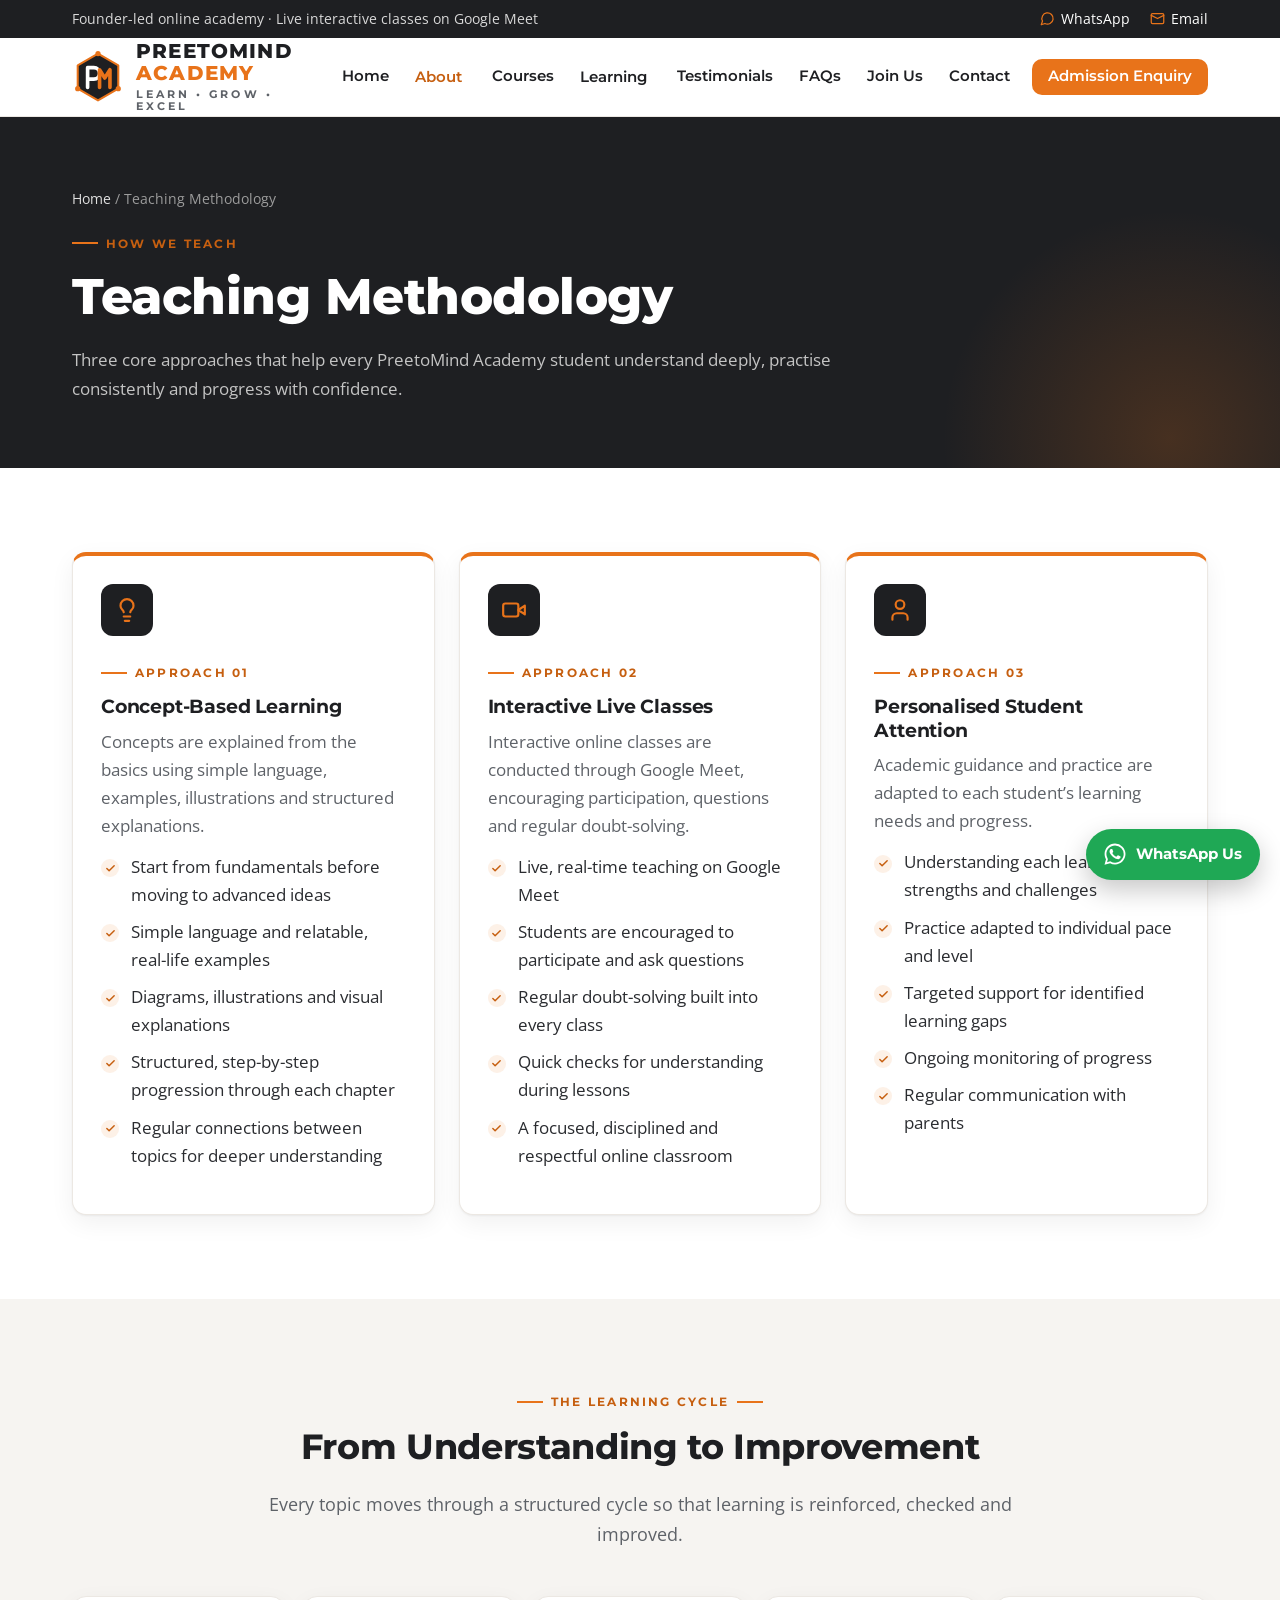
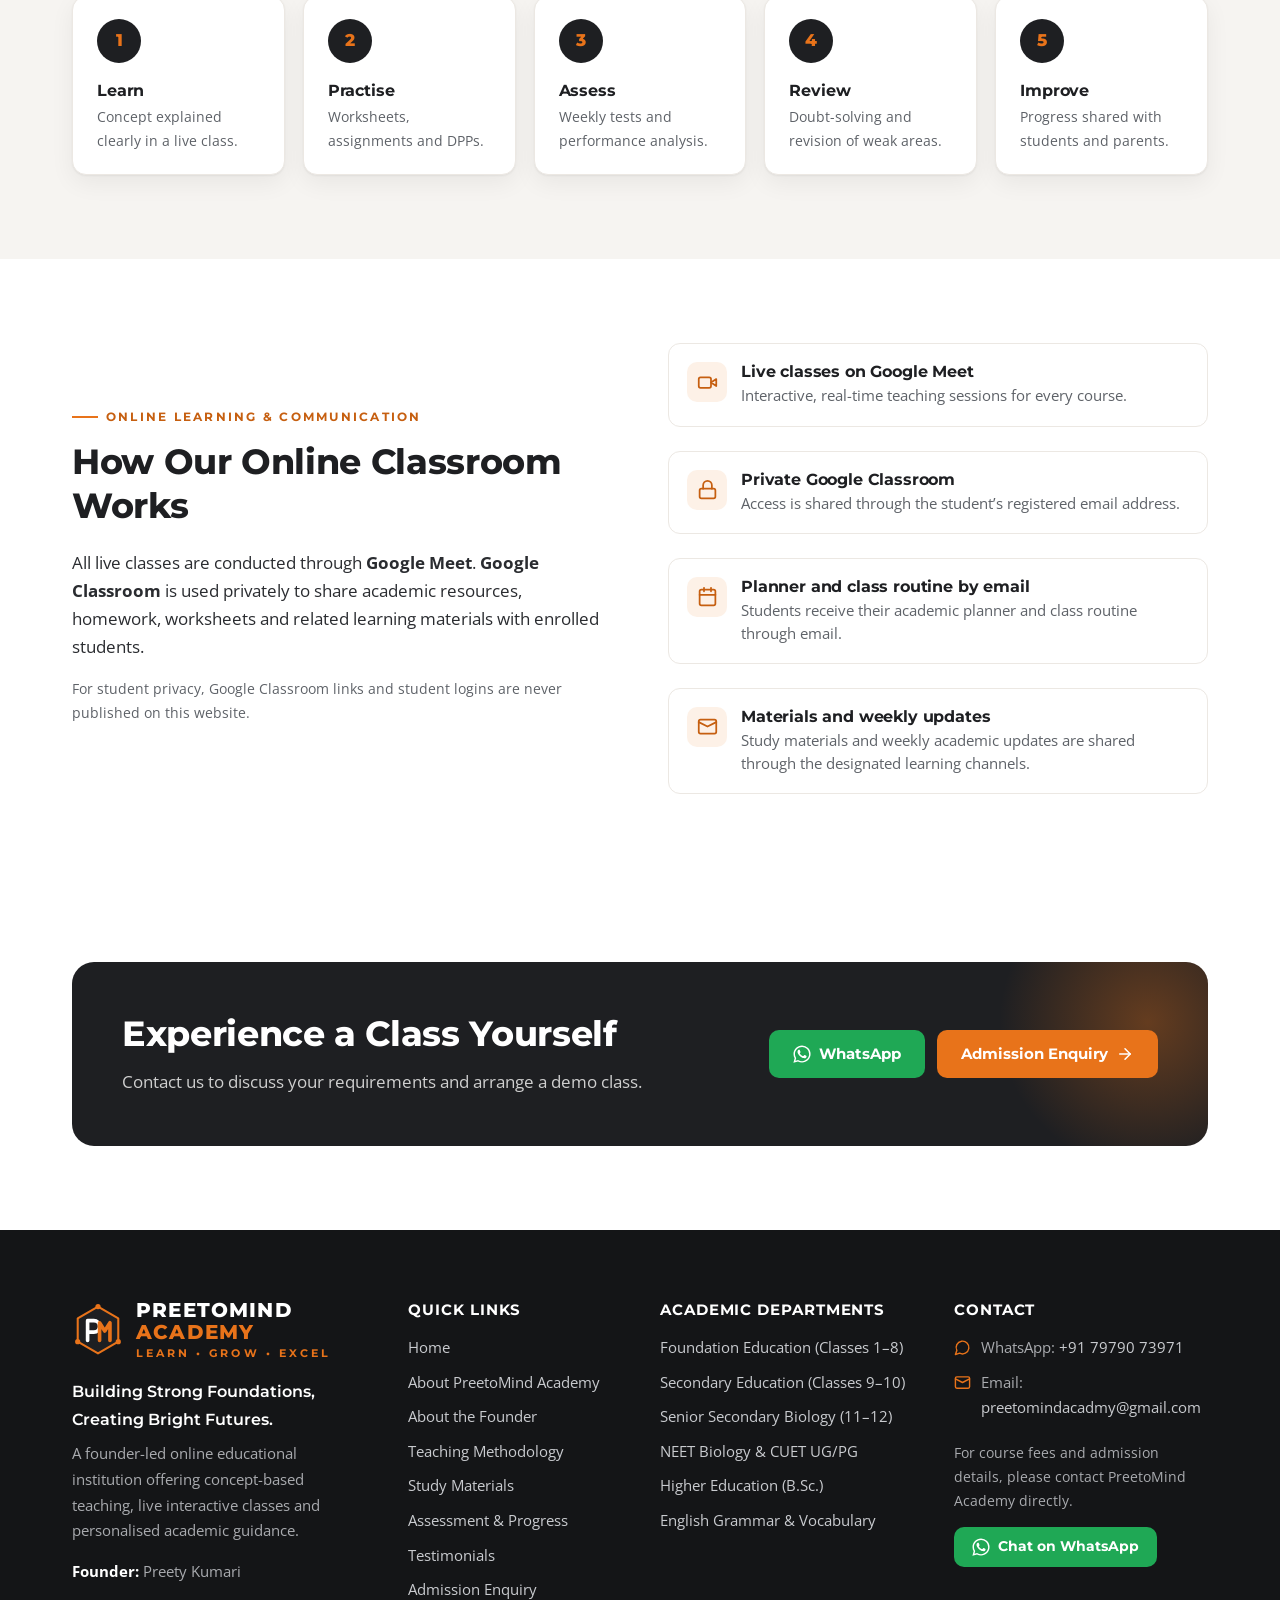
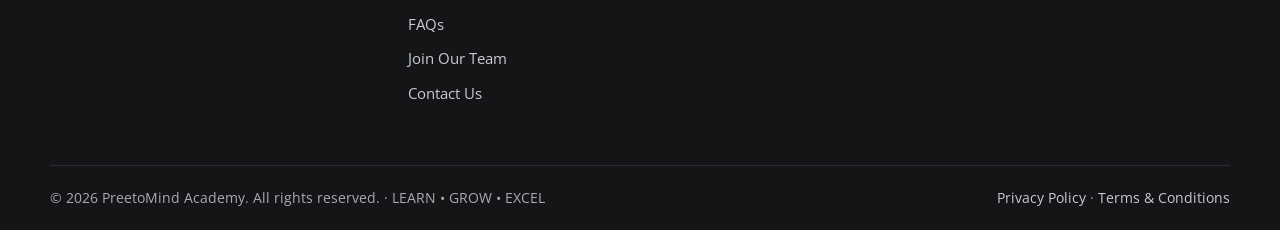
<file: site/teaching-methodology.html>
<!DOCTYPE html>
<html lang="en">
<head>
<meta charset="utf-8">
<meta name="viewport" content="width=device-width, initial-scale=1">
<title>Teaching Methodology | Concept-Based Live Online Classes | PreetoMind Academy</title>
<meta name="description" content="How PreetoMind Academy teaches: concept-based learning, interactive live classes on Google Meet and personalised student attention, supported by a structured learning cycle.">
<meta property="og:title" content="Teaching Methodology | Concept-Based Live Online Classes | PreetoMind Academy">
<meta property="og:description" content="How PreetoMind Academy teaches: concept-based learning, interactive live classes on Google Meet and personalised student attention, supported by a structured learning cycle.">
<meta property="og:type" content="website">
<meta property="og:image" content="assets/preetomind-logo.svg">
<meta name="theme-color" content="#1E1F22">

<link rel="icon" href="assets/preetomind-logo.svg" type="image/svg+xml">
<link rel="preconnect" href="https://fonts.googleapis.com"><link rel="preconnect" href="https://fonts.gstatic.com" crossorigin><link href="https://fonts.googleapis.com/css2?family=Montserrat:wght@500;600;700;800&family=Open+Sans:wght@400;600&display=swap" rel="stylesheet">
<link rel="stylesheet" href="assets/styles.css">

</head>
<body>
<a class="skip-link" href="#main">Skip to main content</a>
<header class="site-header">
  <div class="topbar"><div class="container">
    <span class="tb-hide">Founder-led online academy &middot; Live interactive classes on Google Meet</span>
    <span class="tb-links">
      <a href="https://wa.me/917979073971?text=Hello%20PreetoMind%20Academy%2C%20I%20would%20like%20to%20know%20more%20about%20admissions."><svg viewBox="0 0 24 24" fill="none" stroke="currentColor" stroke-width="2" stroke-linecap="round" stroke-linejoin="round" aria-hidden="true"><path d="M7.9 20A9 9 0 1 0 4 16.1L2 22Z"/></svg>WhatsApp</a>
      <a href="mailto:preetomindacadmy@gmail.com?subject=Admission%20Enquiry%20-%20PreetoMind%20Academy" class="tb-hide"><svg viewBox="0 0 24 24" fill="none" stroke="currentColor" stroke-width="2" stroke-linecap="round" stroke-linejoin="round" aria-hidden="true"><rect x="2" y="4" width="20" height="16" rx="2"/><path d="m22 7-10 5L2 7"/></svg>Email</a>
    </span>
  </div></div>
  <div class="container nav-wrap">
    <a class="brand" href="index.html" aria-label="PreetoMind Academy - Home"><img class="brand-logo" src="assets/preetomind-logo.svg" alt="PreetoMind Academy logo" width="52" height="52"><span class="brand-text"><span class="brand-name">PREETOMIND <span>ACADEMY</span></span><span class="brand-tag">LEARN • GROW • EXCEL</span></span></a>
    <button class="menu-toggle" type="button" aria-controls="main-nav" aria-expanded="false" aria-label="Open menu"><svg viewBox="0 0 24 24" fill="none" stroke="currentColor" stroke-width="2" stroke-linecap="round" stroke-linejoin="round" aria-hidden="true"><path d="M4 6h16M4 12h16M4 18h16"/></svg></button>
    <nav class="main-nav" id="main-nav" aria-label="Main navigation"><ul><li><a href="index.html">Home</a></li><li class="has-dd active"><button class="dd-toggle" type="button" aria-expanded="false">About<svg class="caret" viewBox="0 0 24 24" fill="none" stroke="currentColor" stroke-width="2" stroke-linecap="round" stroke-linejoin="round" aria-hidden="true"><path d="m6 9 6 6 6-6"/></svg></button><ul class="dropdown"><li><a href="about.html">About PreetoMind Academy</a></li><li><a href="founder.html">About the Founder</a></li><li><a href="teaching-methodology.html" aria-current="page">Teaching Methodology</a></li></ul></li><li><a href="courses.html">Courses</a></li><li class="has-dd"><button class="dd-toggle" type="button" aria-expanded="false">Learning<svg class="caret" viewBox="0 0 24 24" fill="none" stroke="currentColor" stroke-width="2" stroke-linecap="round" stroke-linejoin="round" aria-hidden="true"><path d="m6 9 6 6 6-6"/></svg></button><ul class="dropdown"><li><a href="study-materials.html">Study Materials & Resources</a></li><li><a href="assessment-and-progress.html">Assessment & Progress</a></li></ul></li><li><a href="testimonials.html">Testimonials</a></li><li><a href="faq.html">FAQs</a></li><li><a href="join-our-team.html">Join Us</a></li><li><a href="contact.html">Contact</a></li><li class="nav-cta"><a class="btn btn-primary btn-sm" href="admission-enquiry.html">Admission Enquiry</a></li></ul></nav>
  </div>
</header>
<main id="main">

<section class="page-hero"><div class="container"><div class="breadcrumb"><a href="index.html">Home</a> / Teaching Methodology</div><div class="eyebrow">How We Teach</div><h1>Teaching Methodology</h1><p>Three core approaches that help every PreetoMind Academy student understand deeply, practise consistently and progress with confidence.</p></div></section>
<section><div class="container">
  <div class="grid g-3"><article class="card" style="border-top:4px solid var(--orange)"><div class="icon-badge dark"><svg viewBox="0 0 24 24" fill="none" stroke="currentColor" stroke-width="2" stroke-linecap="round" stroke-linejoin="round" aria-hidden="true"><path d="M15 14c.2-1 .7-1.7 1.5-2.5 1-.9 1.5-2.2 1.5-3.5A6 6 0 0 0 6 8c0 1 .2 2.2 1.5 3.5.7.7 1.3 1.5 1.5 2.5"/><path d="M9 18h6"/><path d="M10 22h4"/></svg></div><div class="eyebrow">Approach 01</div><h3>Concept-Based Learning</h3><p>Concepts are explained from the basics using simple language, examples, illustrations and structured explanations.</p><ul class="checklist"><li>Start from fundamentals before moving to advanced ideas</li><li>Simple language and relatable, real-life examples</li><li>Diagrams, illustrations and visual explanations</li><li>Structured, step-by-step progression through each chapter</li><li>Regular connections between topics for deeper understanding</li></ul></article><article class="card" style="border-top:4px solid var(--orange)"><div class="icon-badge dark"><svg viewBox="0 0 24 24" fill="none" stroke="currentColor" stroke-width="2" stroke-linecap="round" stroke-linejoin="round" aria-hidden="true"><path d="m22 8-6 4 6 4V8Z"/><rect x="2" y="6" width="14" height="12" rx="2"/></svg></div><div class="eyebrow">Approach 02</div><h3>Interactive Live Classes</h3><p>Interactive online classes are conducted through Google Meet, encouraging participation, questions and regular doubt-solving.</p><ul class="checklist"><li>Live, real-time teaching on Google Meet</li><li>Students are encouraged to participate and ask questions</li><li>Regular doubt-solving built into every class</li><li>Quick checks for understanding during lessons</li><li>A focused, disciplined and respectful online classroom</li></ul></article><article class="card" style="border-top:4px solid var(--orange)"><div class="icon-badge dark"><svg viewBox="0 0 24 24" fill="none" stroke="currentColor" stroke-width="2" stroke-linecap="round" stroke-linejoin="round" aria-hidden="true"><path d="M19 21v-2a4 4 0 0 0-4-4H9a4 4 0 0 0-4 4v2"/><circle cx="12" cy="7" r="4"/></svg></div><div class="eyebrow">Approach 03</div><h3>Personalised Student Attention</h3><p>Academic guidance and practice are adapted to each student’s learning needs and progress.</p><ul class="checklist"><li>Understanding each learner’s strengths and challenges</li><li>Practice adapted to individual pace and level</li><li>Targeted support for identified learning gaps</li><li>Ongoing monitoring of progress</li><li>Regular communication with parents</li></ul></article></div>
</div></section>
<section class="section-alt"><div class="container">
  <div class="section-head center"><div class="eyebrow">The Learning Cycle</div><h2>From Understanding to Improvement</h2>
  <p class="lead">Every topic moves through a structured cycle so that learning is reinforced, checked and improved.</p></div>
  <div class="steps h"><div class="step"><div><h4>Learn</h4><p class="small">Concept explained clearly in a live class.</p></div></div><div class="step"><div><h4>Practise</h4><p class="small">Worksheets, assignments and DPPs.</p></div></div><div class="step"><div><h4>Assess</h4><p class="small">Weekly tests and performance analysis.</p></div></div><div class="step"><div><h4>Review</h4><p class="small">Doubt-solving and revision of weak areas.</p></div></div><div class="step"><div><h4>Improve</h4><p class="small">Progress shared with students and parents.</p></div></div></div>
</div></section>
<section><div class="container"><div class="split">
  <div><div class="eyebrow">Online Learning &amp; Communication</div><h2>How Our Online Classroom Works</h2>
    <p>All live classes are conducted through <strong>Google Meet</strong>. <strong>Google Classroom</strong> is used privately to share academic resources, homework, worksheets and related learning materials with enrolled students.</p>
    <p class="small muted">For student privacy, Google Classroom links and student logins are never published on this website.</p></div>
  <div class="grid">
    <div class="feature"><div class="ic"><svg viewBox="0 0 24 24" fill="none" stroke="currentColor" stroke-width="2" stroke-linecap="round" stroke-linejoin="round" aria-hidden="true"><path d="m22 8-6 4 6 4V8Z"/><rect x="2" y="6" width="14" height="12" rx="2"/></svg></div><div><h4>Live classes on Google Meet</h4><p>Interactive, real-time teaching sessions for every course.</p></div></div>
    <div class="feature"><div class="ic"><svg viewBox="0 0 24 24" fill="none" stroke="currentColor" stroke-width="2" stroke-linecap="round" stroke-linejoin="round" aria-hidden="true"><rect x="3" y="11" width="18" height="11" rx="2"/><path d="M7 11V7a5 5 0 0 1 10 0v4"/></svg></div><div><h4>Private Google Classroom</h4><p>Access is shared through the student’s registered email address.</p></div></div>
    <div class="feature"><div class="ic"><svg viewBox="0 0 24 24" fill="none" stroke="currentColor" stroke-width="2" stroke-linecap="round" stroke-linejoin="round" aria-hidden="true"><rect x="3" y="4" width="18" height="18" rx="2"/><path d="M16 2v4"/><path d="M8 2v4"/><path d="M3 10h18"/></svg></div><div><h4>Planner and class routine by email</h4><p>Students receive their academic planner and class routine through email.</p></div></div>
    <div class="feature"><div class="ic"><svg viewBox="0 0 24 24" fill="none" stroke="currentColor" stroke-width="2" stroke-linecap="round" stroke-linejoin="round" aria-hidden="true"><rect x="2" y="4" width="20" height="16" rx="2"/><path d="m22 7-10 5L2 7"/></svg></div><div><h4>Materials and weekly updates</h4><p>Study materials and weekly academic updates are shared through the designated learning channels.</p></div></div>
  </div>
</div></div></section>
<section><div class="container"><div class="cta-band">
  <div><h2>Experience a Class Yourself</h2><p>Contact us to discuss your requirements and arrange a demo class.</p></div>
  <div class="btn-row">
    <a class="btn btn-whatsapp" href="https://wa.me/917979073971?text=Hello%20PreetoMind%20Academy%2C%20I%20would%20like%20to%20know%20more%20about%20admissions."><svg viewBox="0 0 24 24" fill="currentColor" aria-hidden="true"><path d="M17.47 14.38c-.3-.15-1.75-.86-2.02-.96-.27-.1-.47-.15-.67.15-.2.3-.77.96-.94 1.16-.17.2-.35.22-.64.07-.3-.15-1.25-.46-2.38-1.47-.88-.79-1.47-1.76-1.65-2.05-.17-.3-.02-.46.13-.6.13-.14.3-.35.45-.52.15-.17.2-.3.3-.5.1-.2.05-.37-.02-.52-.08-.15-.67-1.61-.92-2.2-.24-.58-.49-.5-.67-.5h-.57c-.2 0-.52.07-.79.37-.27.3-1.04 1.02-1.04 2.48s1.07 2.88 1.21 3.08c.15.2 2.1 3.2 5.08 4.49.71.31 1.26.49 1.7.63.71.22 1.36.19 1.87.12.57-.09 1.75-.72 2-1.41.25-.69.25-1.29.17-1.41-.07-.12-.27-.2-.57-.35zM12.05 21.5h-.01a9.43 9.43 0 0 1-4.8-1.31l-.35-.2-3.57.93.95-3.48-.22-.36a9.42 9.42 0 0 1-1.45-5.03c0-5.2 4.24-9.44 9.46-9.44a9.4 9.4 0 0 1 6.68 2.77 9.38 9.38 0 0 1 2.77 6.68c0 5.21-4.24 9.44-9.46 9.44zm8.05-17.5A11.32 11.32 0 0 0 12.05.66C5.77.66.66 5.77.66 12.04c0 2 .53 3.96 1.52 5.69L.57 23.64l6.05-1.59a11.36 11.36 0 0 0 5.43 1.38h.01c6.27 0 11.38-5.1 11.38-11.38 0-3.04-1.18-5.9-3.34-8.05z"/></svg>WhatsApp</a>
    <a class="btn btn-primary" href="admission-enquiry.html">Admission Enquiry <svg viewBox="0 0 24 24" fill="none" stroke="currentColor" stroke-width="2" stroke-linecap="round" stroke-linejoin="round" aria-hidden="true"><path d="M5 12h14"/><path d="m12 5 7 7-7 7"/></svg></a>
  </div>
</div></div></section>

</main>
<footer class="site-footer">
  <div class="container footer-grid">
    <div>
      <a class="brand" href="index.html" aria-label="PreetoMind Academy - Home"><img class="brand-logo" src="assets/preetomind-logo.svg" alt="PreetoMind Academy logo" width="52" height="52"><span class="brand-text"><span class="brand-name">PREETOMIND <span>ACADEMY</span></span><span class="brand-tag">LEARN • GROW • EXCEL</span></span></a>
      <p class="footer-statement">Building Strong Foundations, Creating Bright Futures.</p>
      <p>A founder-led online educational institution offering concept-based teaching, live interactive classes and personalised academic guidance.</p>
      <p class="mb-0"><strong style="color:#fff">Founder:</strong> Preety Kumari</p>
    </div>
    <div><h4>Quick Links</h4><ul><li><a href="index.html">Home</a></li><li><a href="about.html">About PreetoMind Academy</a></li><li><a href="founder.html">About the Founder</a></li><li><a href="teaching-methodology.html">Teaching Methodology</a></li><li><a href="study-materials.html">Study Materials</a></li><li><a href="assessment-and-progress.html">Assessment & Progress</a></li><li><a href="testimonials.html">Testimonials</a></li><li><a href="admission-enquiry.html">Admission Enquiry</a></li><li><a href="faq.html">FAQs</a></li><li><a href="join-our-team.html">Join Our Team</a></li><li><a href="contact.html">Contact Us</a></li></ul></div>
    <div><h4>Academic Departments</h4><ul><li><a href="courses.html#foundation">Foundation Education (Classes 1–8)</a></li><li><a href="courses.html#secondary">Secondary Education (Classes 9–10)</a></li><li><a href="courses.html#senior-secondary-biology">Senior Secondary Biology (11–12)</a></li><li><a href="courses.html#competitive-exams">NEET Biology & CUET UG/PG</a></li><li><a href="courses.html#higher-education">Higher Education (B.Sc.)</a></li><li><a href="courses.html#language-development">English Grammar & Vocabulary</a></li></ul></div>
    <div><h4>Contact</h4><ul class="footer-contact">
      <li><svg viewBox="0 0 24 24" fill="none" stroke="currentColor" stroke-width="2" stroke-linecap="round" stroke-linejoin="round" aria-hidden="true"><path d="M7.9 20A9 9 0 1 0 4 16.1L2 22Z"/></svg><span>WhatsApp: <a href="https://wa.me/917979073971?text=Hello%20PreetoMind%20Academy%2C%20I%20would%20like%20to%20know%20more%20about%20admissions.">+91 79790 73971</a></span></li>
      <li><svg viewBox="0 0 24 24" fill="none" stroke="currentColor" stroke-width="2" stroke-linecap="round" stroke-linejoin="round" aria-hidden="true"><rect x="2" y="4" width="20" height="16" rx="2"/><path d="m22 7-10 5L2 7"/></svg><span>Email: <a href="mailto:preetomindacadmy@gmail.com?subject=Admission%20Enquiry%20-%20PreetoMind%20Academy">preetomindacadmy@gmail.com</a></span></li>
    </ul>
    <p class="small mt-2">For course fees and admission details, please contact PreetoMind Academy directly.</p>
    <a class="btn btn-whatsapp btn-sm" href="https://wa.me/917979073971?text=Hello%20PreetoMind%20Academy%2C%20I%20would%20like%20to%20know%20more%20about%20admissions."><svg viewBox="0 0 24 24" fill="currentColor" aria-hidden="true"><path d="M17.47 14.38c-.3-.15-1.75-.86-2.02-.96-.27-.1-.47-.15-.67.15-.2.3-.77.96-.94 1.16-.17.2-.35.22-.64.07-.3-.15-1.25-.46-2.38-1.47-.88-.79-1.47-1.76-1.65-2.05-.17-.3-.02-.46.13-.6.13-.14.3-.35.45-.52.15-.17.2-.3.3-.5.1-.2.05-.37-.02-.52-.08-.15-.67-1.61-.92-2.2-.24-.58-.49-.5-.67-.5h-.57c-.2 0-.52.07-.79.37-.27.3-1.04 1.02-1.04 2.48s1.07 2.88 1.21 3.08c.15.2 2.1 3.2 5.08 4.49.71.31 1.26.49 1.7.63.71.22 1.36.19 1.87.12.57-.09 1.75-.72 2-1.41.25-.69.25-1.29.17-1.41-.07-.12-.27-.2-.57-.35zM12.05 21.5h-.01a9.43 9.43 0 0 1-4.8-1.31l-.35-.2-3.57.93.95-3.48-.22-.36a9.42 9.42 0 0 1-1.45-5.03c0-5.2 4.24-9.44 9.46-9.44a9.4 9.4 0 0 1 6.68 2.77 9.38 9.38 0 0 1 2.77 6.68c0 5.21-4.24 9.44-9.46 9.44zm8.05-17.5A11.32 11.32 0 0 0 12.05.66C5.77.66.66 5.77.66 12.04c0 2 .53 3.96 1.52 5.69L.57 23.64l6.05-1.59a11.36 11.36 0 0 0 5.43 1.38h.01c6.27 0 11.38-5.1 11.38-11.38 0-3.04-1.18-5.9-3.34-8.05z"/></svg>Chat on WhatsApp</a>
    </div>
  </div>
  <div class="container footer-bottom">
    <span>&copy; <span id="year">2026</span> PreetoMind Academy. All rights reserved. &middot; LEARN • GROW • EXCEL</span>
    <span><a href="privacy-policy.html">Privacy Policy</a> &middot; <a href="terms-and-conditions.html">Terms &amp; Conditions</a></span>
  </div>
</footer>
<a class="wa-float" href="https://wa.me/917979073971?text=Hello%20PreetoMind%20Academy%2C%20I%20would%20like%20to%20know%20more%20about%20admissions." aria-label="Contact PreetoMind Academy on WhatsApp"><svg viewBox="0 0 24 24" fill="currentColor" aria-hidden="true"><path d="M17.47 14.38c-.3-.15-1.75-.86-2.02-.96-.27-.1-.47-.15-.67.15-.2.3-.77.96-.94 1.16-.17.2-.35.22-.64.07-.3-.15-1.25-.46-2.38-1.47-.88-.79-1.47-1.76-1.65-2.05-.17-.3-.02-.46.13-.6.13-.14.3-.35.45-.52.15-.17.2-.3.3-.5.1-.2.05-.37-.02-.52-.08-.15-.67-1.61-.92-2.2-.24-.58-.49-.5-.67-.5h-.57c-.2 0-.52.07-.79.37-.27.3-1.04 1.02-1.04 2.48s1.07 2.88 1.21 3.08c.15.2 2.1 3.2 5.08 4.49.71.31 1.26.49 1.7.63.71.22 1.36.19 1.87.12.57-.09 1.75-.72 2-1.41.25-.69.25-1.29.17-1.41-.07-.12-.27-.2-.57-.35zM12.05 21.5h-.01a9.43 9.43 0 0 1-4.8-1.31l-.35-.2-3.57.93.95-3.48-.22-.36a9.42 9.42 0 0 1-1.45-5.03c0-5.2 4.24-9.44 9.46-9.44a9.4 9.4 0 0 1 6.68 2.77 9.38 9.38 0 0 1 2.77 6.68c0 5.21-4.24 9.44-9.46 9.44zm8.05-17.5A11.32 11.32 0 0 0 12.05.66C5.77.66.66 5.77.66 12.04c0 2 .53 3.96 1.52 5.69L.57 23.64l6.05-1.59a11.36 11.36 0 0 0 5.43 1.38h.01c6.27 0 11.38-5.1 11.38-11.38 0-3.04-1.18-5.9-3.34-8.05z"/></svg><span>WhatsApp Us</span></a>
<script src="assets/main.js"></script>
</body>
</html>
</file>
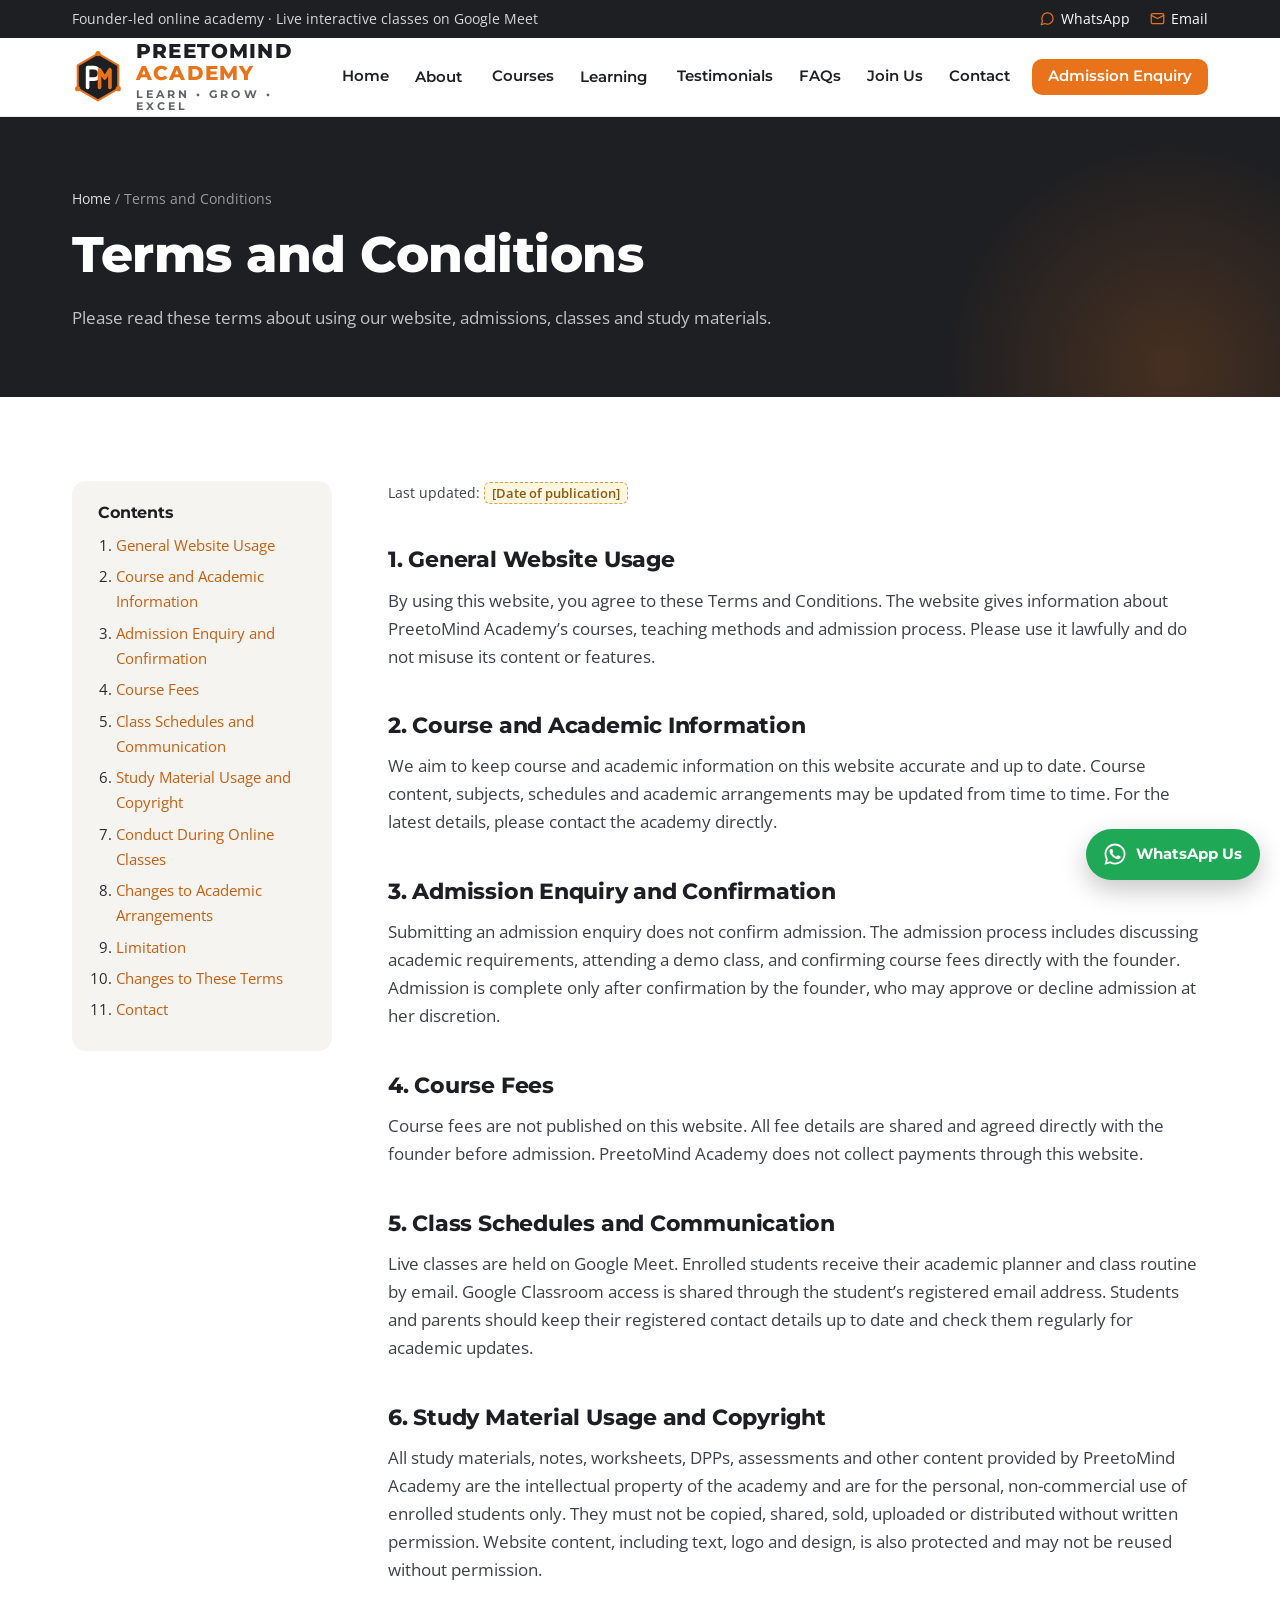
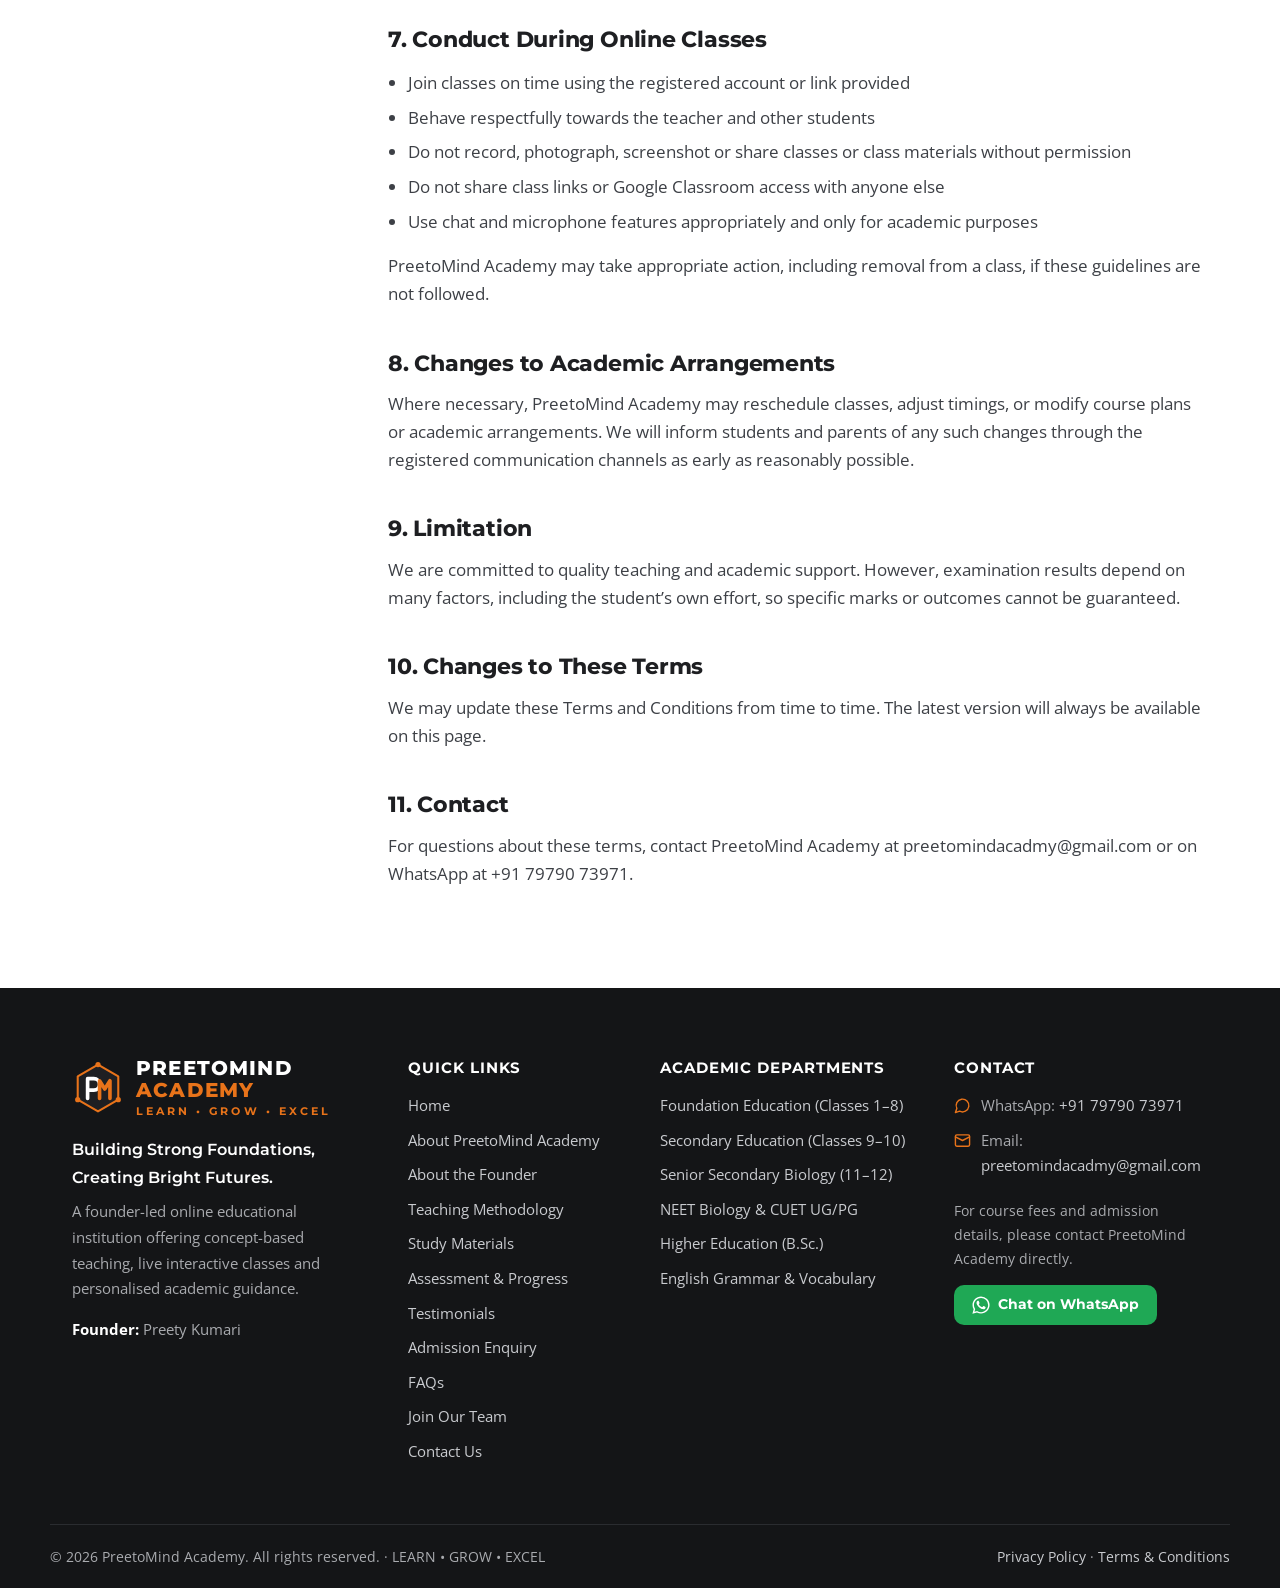
<file: site/terms-and-conditions.html>
<!DOCTYPE html>
<html lang="en">
<head>
<meta charset="utf-8">
<meta name="viewport" content="width=device-width, initial-scale=1">
<title>Terms and Conditions | PreetoMind Academy</title>
<meta name="description" content="PreetoMind Academy’s Terms and Conditions covering website use, course information, admissions, class schedules, study material copyright and online class conduct.">
<meta property="og:title" content="Terms and Conditions | PreetoMind Academy">
<meta property="og:description" content="PreetoMind Academy’s Terms and Conditions covering website use, course information, admissions, class schedules, study material copyright and online class conduct.">
<meta property="og:type" content="website">
<meta property="og:image" content="assets/preetomind-logo.svg">
<meta name="theme-color" content="#1E1F22">

<link rel="icon" href="assets/preetomind-logo.svg" type="image/svg+xml">
<link rel="preconnect" href="https://fonts.googleapis.com"><link rel="preconnect" href="https://fonts.gstatic.com" crossorigin><link href="https://fonts.googleapis.com/css2?family=Montserrat:wght@500;600;700;800&family=Open+Sans:wght@400;600&display=swap" rel="stylesheet">
<link rel="stylesheet" href="assets/styles.css">

</head>
<body>
<a class="skip-link" href="#main">Skip to main content</a>
<header class="site-header">
  <div class="topbar"><div class="container">
    <span class="tb-hide">Founder-led online academy &middot; Live interactive classes on Google Meet</span>
    <span class="tb-links">
      <a href="https://wa.me/917979073971?text=Hello%20PreetoMind%20Academy%2C%20I%20would%20like%20to%20know%20more%20about%20admissions."><svg viewBox="0 0 24 24" fill="none" stroke="currentColor" stroke-width="2" stroke-linecap="round" stroke-linejoin="round" aria-hidden="true"><path d="M7.9 20A9 9 0 1 0 4 16.1L2 22Z"/></svg>WhatsApp</a>
      <a href="mailto:preetomindacadmy@gmail.com?subject=Admission%20Enquiry%20-%20PreetoMind%20Academy" class="tb-hide"><svg viewBox="0 0 24 24" fill="none" stroke="currentColor" stroke-width="2" stroke-linecap="round" stroke-linejoin="round" aria-hidden="true"><rect x="2" y="4" width="20" height="16" rx="2"/><path d="m22 7-10 5L2 7"/></svg>Email</a>
    </span>
  </div></div>
  <div class="container nav-wrap">
    <a class="brand" href="index.html" aria-label="PreetoMind Academy - Home"><img class="brand-logo" src="assets/preetomind-logo.svg" alt="PreetoMind Academy logo" width="52" height="52"><span class="brand-text"><span class="brand-name">PREETOMIND <span>ACADEMY</span></span><span class="brand-tag">LEARN • GROW • EXCEL</span></span></a>
    <button class="menu-toggle" type="button" aria-controls="main-nav" aria-expanded="false" aria-label="Open menu"><svg viewBox="0 0 24 24" fill="none" stroke="currentColor" stroke-width="2" stroke-linecap="round" stroke-linejoin="round" aria-hidden="true"><path d="M4 6h16M4 12h16M4 18h16"/></svg></button>
    <nav class="main-nav" id="main-nav" aria-label="Main navigation"><ul><li><a href="index.html">Home</a></li><li class="has-dd"><button class="dd-toggle" type="button" aria-expanded="false">About<svg class="caret" viewBox="0 0 24 24" fill="none" stroke="currentColor" stroke-width="2" stroke-linecap="round" stroke-linejoin="round" aria-hidden="true"><path d="m6 9 6 6 6-6"/></svg></button><ul class="dropdown"><li><a href="about.html">About PreetoMind Academy</a></li><li><a href="founder.html">About the Founder</a></li><li><a href="teaching-methodology.html">Teaching Methodology</a></li></ul></li><li><a href="courses.html">Courses</a></li><li class="has-dd"><button class="dd-toggle" type="button" aria-expanded="false">Learning<svg class="caret" viewBox="0 0 24 24" fill="none" stroke="currentColor" stroke-width="2" stroke-linecap="round" stroke-linejoin="round" aria-hidden="true"><path d="m6 9 6 6 6-6"/></svg></button><ul class="dropdown"><li><a href="study-materials.html">Study Materials & Resources</a></li><li><a href="assessment-and-progress.html">Assessment & Progress</a></li></ul></li><li><a href="testimonials.html">Testimonials</a></li><li><a href="faq.html">FAQs</a></li><li><a href="join-our-team.html">Join Us</a></li><li><a href="contact.html">Contact</a></li><li class="nav-cta"><a class="btn btn-primary btn-sm" href="admission-enquiry.html">Admission Enquiry</a></li></ul></nav>
  </div>
</header>
<main id="main">

<section class="page-hero"><div class="container"><div class="breadcrumb"><a href="index.html">Home</a> / Terms and Conditions</div><h1>Terms and Conditions</h1><p>Please read these terms about using our website, admissions, classes and study materials.</p></div></section>
<section><div class="container policy-layout">
  <aside class="toc"><h4>Contents</h4><ol><li><a href="#s1">General Website Usage</a></li><li><a href="#s2">Course and Academic Information</a></li><li><a href="#s3">Admission Enquiry and Confirmation</a></li><li><a href="#s4">Course Fees</a></li><li><a href="#s5">Class Schedules and Communication</a></li><li><a href="#s6">Study Material Usage and Copyright</a></li><li><a href="#s7">Conduct During Online Classes</a></li><li><a href="#s8">Changes to Academic Arrangements</a></li><li><a href="#s9">Limitation</a></li><li><a href="#s10">Changes to These Terms</a></li><li><a href="#s11">Contact</a></li></ol></aside>
  <div class="prose">
    <p class="small muted">Last updated: <span class="ph" title="Editable placeholder - replace with verified information">[Date of publication]</span></p>
    <h2 id="s1">1. General Website Usage</h2><p>By using this website, you agree to these Terms and Conditions. The website gives information about PreetoMind Academy’s courses, teaching methods and admission process. Please use it lawfully and do not misuse its content or features.</p><h2 id="s2">2. Course and Academic Information</h2><p>We aim to keep course and academic information on this website accurate and up to date. Course content, subjects, schedules and academic arrangements may be updated from time to time. For the latest details, please contact the academy directly.</p><h2 id="s3">3. Admission Enquiry and Confirmation</h2><p>Submitting an admission enquiry does not confirm admission. The admission process includes discussing academic requirements, attending a demo class, and confirming course fees directly with the founder. Admission is complete only after confirmation by the founder, who may approve or decline admission at her discretion.</p><h2 id="s4">4. Course Fees</h2><p>Course fees are not published on this website. All fee details are shared and agreed directly with the founder before admission. PreetoMind Academy does not collect payments through this website.</p><h2 id="s5">5. Class Schedules and Communication</h2><p>Live classes are held on Google Meet. Enrolled students receive their academic planner and class routine by email. Google Classroom access is shared through the student’s registered email address. Students and parents should keep their registered contact details up to date and check them regularly for academic updates.</p><h2 id="s6">6. Study Material Usage and Copyright</h2><p>All study materials, notes, worksheets, DPPs, assessments and other content provided by PreetoMind Academy are the intellectual property of the academy and are for the personal, non-commercial use of enrolled students only. They must not be copied, shared, sold, uploaded or distributed without written permission. Website content, including text, logo and design, is also protected and may not be reused without permission.</p><h2 id="s7">7. Conduct During Online Classes</h2><ul><li>Join classes on time using the registered account or link provided</li><li>Behave respectfully towards the teacher and other students</li><li>Do not record, photograph, screenshot or share classes or class materials without permission</li><li>Do not share class links or Google Classroom access with anyone else</li><li>Use chat and microphone features appropriately and only for academic purposes</li></ul><p>PreetoMind Academy may take appropriate action, including removal from a class, if these guidelines are not followed.</p><h2 id="s8">8. Changes to Academic Arrangements</h2><p>Where necessary, PreetoMind Academy may reschedule classes, adjust timings, or modify course plans or academic arrangements. We will inform students and parents of any such changes through the registered communication channels as early as reasonably possible.</p><h2 id="s9">9. Limitation</h2><p>We are committed to quality teaching and academic support. However, examination results depend on many factors, including the student’s own effort, so specific marks or outcomes cannot be guaranteed.</p><h2 id="s10">10. Changes to These Terms</h2><p>We may update these Terms and Conditions from time to time. The latest version will always be available on this page.</p><h2 id="s11">11. Contact</h2><p>For questions about these terms, contact PreetoMind Academy at preetomindacadmy@gmail.com or on WhatsApp at +91 79790 73971.</p>
  </div>
</div></section>

</main>
<footer class="site-footer">
  <div class="container footer-grid">
    <div>
      <a class="brand" href="index.html" aria-label="PreetoMind Academy - Home"><img class="brand-logo" src="assets/preetomind-logo.svg" alt="PreetoMind Academy logo" width="52" height="52"><span class="brand-text"><span class="brand-name">PREETOMIND <span>ACADEMY</span></span><span class="brand-tag">LEARN • GROW • EXCEL</span></span></a>
      <p class="footer-statement">Building Strong Foundations, Creating Bright Futures.</p>
      <p>A founder-led online educational institution offering concept-based teaching, live interactive classes and personalised academic guidance.</p>
      <p class="mb-0"><strong style="color:#fff">Founder:</strong> Preety Kumari</p>
    </div>
    <div><h4>Quick Links</h4><ul><li><a href="index.html">Home</a></li><li><a href="about.html">About PreetoMind Academy</a></li><li><a href="founder.html">About the Founder</a></li><li><a href="teaching-methodology.html">Teaching Methodology</a></li><li><a href="study-materials.html">Study Materials</a></li><li><a href="assessment-and-progress.html">Assessment & Progress</a></li><li><a href="testimonials.html">Testimonials</a></li><li><a href="admission-enquiry.html">Admission Enquiry</a></li><li><a href="faq.html">FAQs</a></li><li><a href="join-our-team.html">Join Our Team</a></li><li><a href="contact.html">Contact Us</a></li></ul></div>
    <div><h4>Academic Departments</h4><ul><li><a href="courses.html#foundation">Foundation Education (Classes 1–8)</a></li><li><a href="courses.html#secondary">Secondary Education (Classes 9–10)</a></li><li><a href="courses.html#senior-secondary-biology">Senior Secondary Biology (11–12)</a></li><li><a href="courses.html#competitive-exams">NEET Biology & CUET UG/PG</a></li><li><a href="courses.html#higher-education">Higher Education (B.Sc.)</a></li><li><a href="courses.html#language-development">English Grammar & Vocabulary</a></li></ul></div>
    <div><h4>Contact</h4><ul class="footer-contact">
      <li><svg viewBox="0 0 24 24" fill="none" stroke="currentColor" stroke-width="2" stroke-linecap="round" stroke-linejoin="round" aria-hidden="true"><path d="M7.9 20A9 9 0 1 0 4 16.1L2 22Z"/></svg><span>WhatsApp: <a href="https://wa.me/917979073971?text=Hello%20PreetoMind%20Academy%2C%20I%20would%20like%20to%20know%20more%20about%20admissions.">+91 79790 73971</a></span></li>
      <li><svg viewBox="0 0 24 24" fill="none" stroke="currentColor" stroke-width="2" stroke-linecap="round" stroke-linejoin="round" aria-hidden="true"><rect x="2" y="4" width="20" height="16" rx="2"/><path d="m22 7-10 5L2 7"/></svg><span>Email: <a href="mailto:preetomindacadmy@gmail.com?subject=Admission%20Enquiry%20-%20PreetoMind%20Academy">preetomindacadmy@gmail.com</a></span></li>
    </ul>
    <p class="small mt-2">For course fees and admission details, please contact PreetoMind Academy directly.</p>
    <a class="btn btn-whatsapp btn-sm" href="https://wa.me/917979073971?text=Hello%20PreetoMind%20Academy%2C%20I%20would%20like%20to%20know%20more%20about%20admissions."><svg viewBox="0 0 24 24" fill="currentColor" aria-hidden="true"><path d="M17.47 14.38c-.3-.15-1.75-.86-2.02-.96-.27-.1-.47-.15-.67.15-.2.3-.77.96-.94 1.16-.17.2-.35.22-.64.07-.3-.15-1.25-.46-2.38-1.47-.88-.79-1.47-1.76-1.65-2.05-.17-.3-.02-.46.13-.6.13-.14.3-.35.45-.52.15-.17.2-.3.3-.5.1-.2.05-.37-.02-.52-.08-.15-.67-1.61-.92-2.2-.24-.58-.49-.5-.67-.5h-.57c-.2 0-.52.07-.79.37-.27.3-1.04 1.02-1.04 2.48s1.07 2.88 1.21 3.08c.15.2 2.1 3.2 5.08 4.49.71.31 1.26.49 1.7.63.71.22 1.36.19 1.87.12.57-.09 1.75-.72 2-1.41.25-.69.25-1.29.17-1.41-.07-.12-.27-.2-.57-.35zM12.05 21.5h-.01a9.43 9.43 0 0 1-4.8-1.31l-.35-.2-3.57.93.95-3.48-.22-.36a9.42 9.42 0 0 1-1.45-5.03c0-5.2 4.24-9.44 9.46-9.44a9.4 9.4 0 0 1 6.68 2.77 9.38 9.38 0 0 1 2.77 6.68c0 5.21-4.24 9.44-9.46 9.44zm8.05-17.5A11.32 11.32 0 0 0 12.05.66C5.77.66.66 5.77.66 12.04c0 2 .53 3.96 1.52 5.69L.57 23.64l6.05-1.59a11.36 11.36 0 0 0 5.43 1.38h.01c6.27 0 11.38-5.1 11.38-11.38 0-3.04-1.18-5.9-3.34-8.05z"/></svg>Chat on WhatsApp</a>
    </div>
  </div>
  <div class="container footer-bottom">
    <span>&copy; <span id="year">2026</span> PreetoMind Academy. All rights reserved. &middot; LEARN • GROW • EXCEL</span>
    <span><a href="privacy-policy.html">Privacy Policy</a> &middot; <a href="terms-and-conditions.html">Terms &amp; Conditions</a></span>
  </div>
</footer>
<a class="wa-float" href="https://wa.me/917979073971?text=Hello%20PreetoMind%20Academy%2C%20I%20would%20like%20to%20know%20more%20about%20admissions." aria-label="Contact PreetoMind Academy on WhatsApp"><svg viewBox="0 0 24 24" fill="currentColor" aria-hidden="true"><path d="M17.47 14.38c-.3-.15-1.75-.86-2.02-.96-.27-.1-.47-.15-.67.15-.2.3-.77.96-.94 1.16-.17.2-.35.22-.64.07-.3-.15-1.25-.46-2.38-1.47-.88-.79-1.47-1.76-1.65-2.05-.17-.3-.02-.46.13-.6.13-.14.3-.35.45-.52.15-.17.2-.3.3-.5.1-.2.05-.37-.02-.52-.08-.15-.67-1.61-.92-2.2-.24-.58-.49-.5-.67-.5h-.57c-.2 0-.52.07-.79.37-.27.3-1.04 1.02-1.04 2.48s1.07 2.88 1.21 3.08c.15.2 2.1 3.2 5.08 4.49.71.31 1.26.49 1.7.63.71.22 1.36.19 1.87.12.57-.09 1.75-.72 2-1.41.25-.69.25-1.29.17-1.41-.07-.12-.27-.2-.57-.35zM12.05 21.5h-.01a9.43 9.43 0 0 1-4.8-1.31l-.35-.2-3.57.93.95-3.48-.22-.36a9.42 9.42 0 0 1-1.45-5.03c0-5.2 4.24-9.44 9.46-9.44a9.4 9.4 0 0 1 6.68 2.77 9.38 9.38 0 0 1 2.77 6.68c0 5.21-4.24 9.44-9.46 9.44zm8.05-17.5A11.32 11.32 0 0 0 12.05.66C5.77.66.66 5.77.66 12.04c0 2 .53 3.96 1.52 5.69L.57 23.64l6.05-1.59a11.36 11.36 0 0 0 5.43 1.38h.01c6.27 0 11.38-5.1 11.38-11.38 0-3.04-1.18-5.9-3.34-8.05z"/></svg><span>WhatsApp Us</span></a>
<script src="assets/main.js"></script>
</body>
</html>
</file>
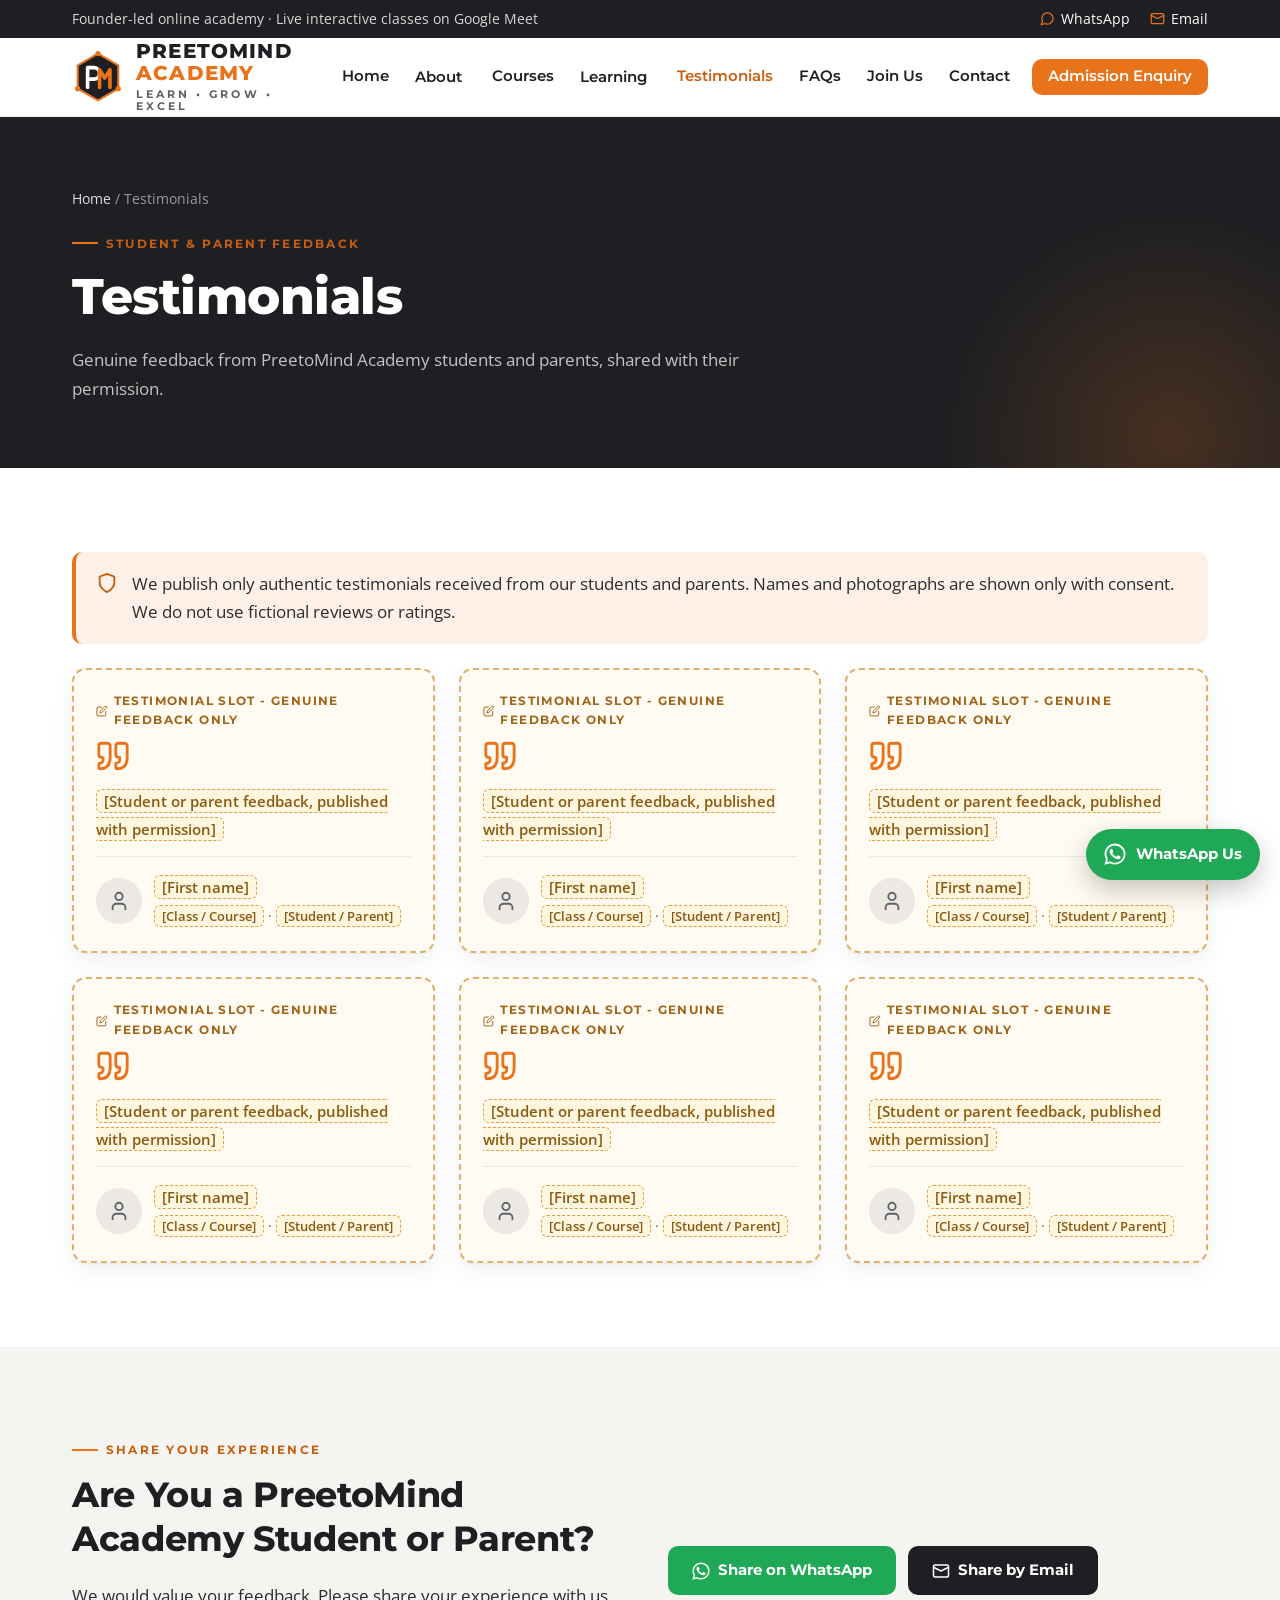
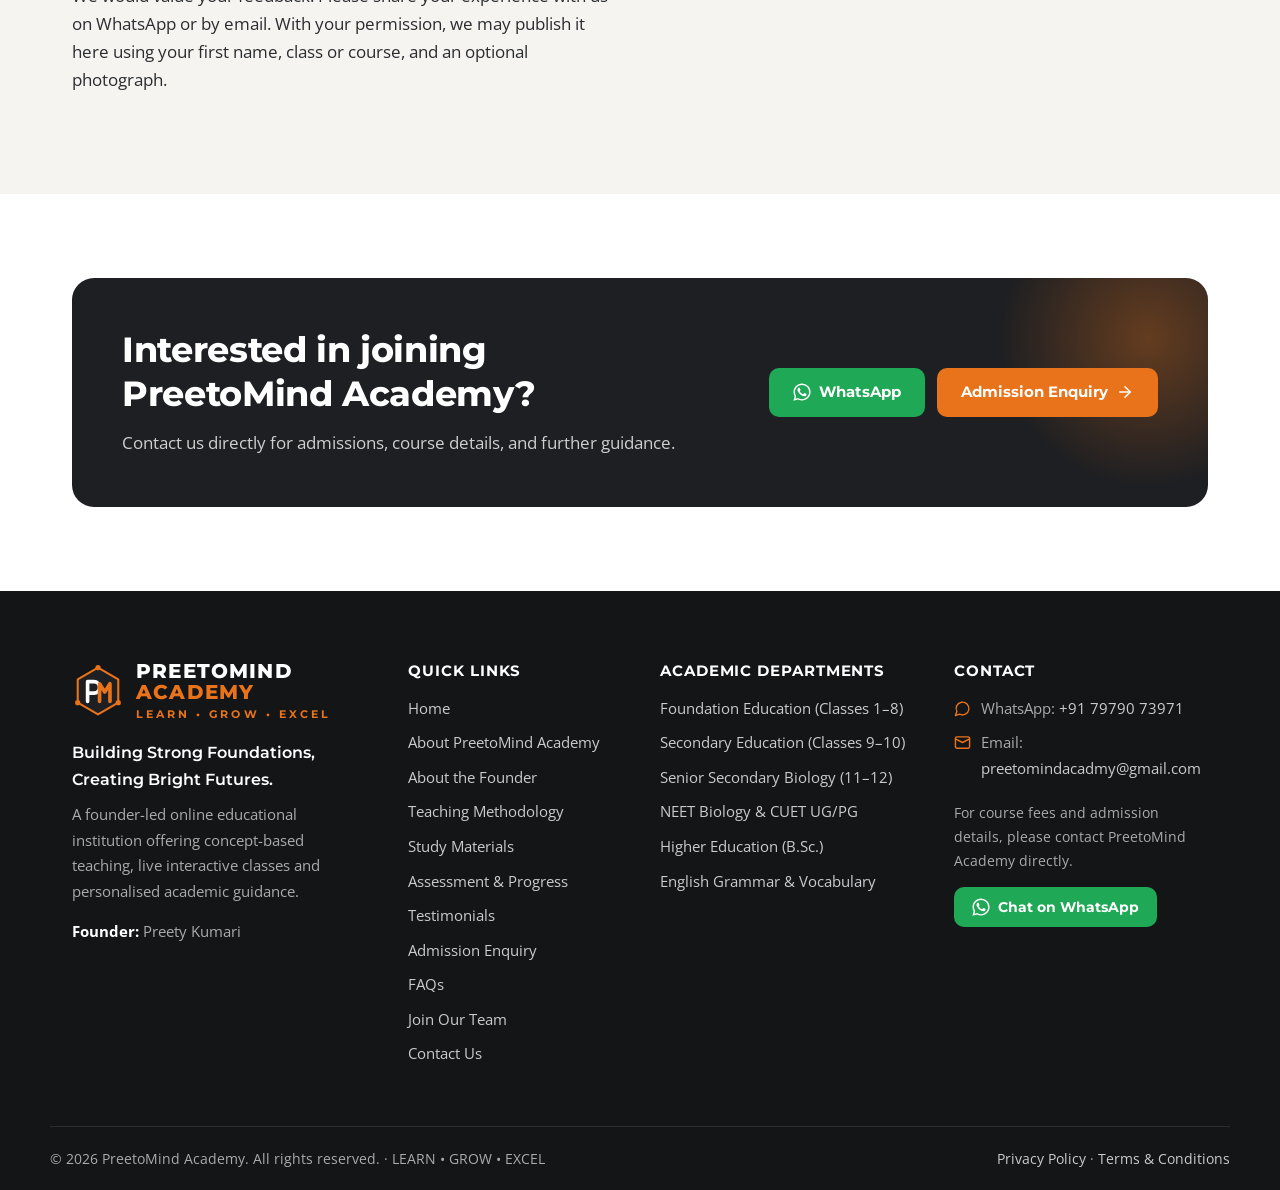
<file: site/testimonials.html>
<!DOCTYPE html>
<html lang="en">
<head>
<meta charset="utf-8">
<meta name="viewport" content="width=device-width, initial-scale=1">
<title>Testimonials | Student &amp; Parent Feedback | PreetoMind Academy</title>
<meta name="description" content="Read genuine feedback from PreetoMind Academy students and parents about our online classes, teaching and academic support.">
<meta property="og:title" content="Testimonials | Student &amp; Parent Feedback | PreetoMind Academy">
<meta property="og:description" content="Read genuine feedback from PreetoMind Academy students and parents about our online classes, teaching and academic support.">
<meta property="og:type" content="website">
<meta property="og:image" content="assets/preetomind-logo.svg">
<meta name="theme-color" content="#1E1F22">

<link rel="icon" href="assets/preetomind-logo.svg" type="image/svg+xml">
<link rel="preconnect" href="https://fonts.googleapis.com"><link rel="preconnect" href="https://fonts.gstatic.com" crossorigin><link href="https://fonts.googleapis.com/css2?family=Montserrat:wght@500;600;700;800&family=Open+Sans:wght@400;600&display=swap" rel="stylesheet">
<link rel="stylesheet" href="assets/styles.css">

</head>
<body>
<a class="skip-link" href="#main">Skip to main content</a>
<header class="site-header">
  <div class="topbar"><div class="container">
    <span class="tb-hide">Founder-led online academy &middot; Live interactive classes on Google Meet</span>
    <span class="tb-links">
      <a href="https://wa.me/917979073971?text=Hello%20PreetoMind%20Academy%2C%20I%20would%20like%20to%20know%20more%20about%20admissions."><svg viewBox="0 0 24 24" fill="none" stroke="currentColor" stroke-width="2" stroke-linecap="round" stroke-linejoin="round" aria-hidden="true"><path d="M7.9 20A9 9 0 1 0 4 16.1L2 22Z"/></svg>WhatsApp</a>
      <a href="mailto:preetomindacadmy@gmail.com?subject=Admission%20Enquiry%20-%20PreetoMind%20Academy" class="tb-hide"><svg viewBox="0 0 24 24" fill="none" stroke="currentColor" stroke-width="2" stroke-linecap="round" stroke-linejoin="round" aria-hidden="true"><rect x="2" y="4" width="20" height="16" rx="2"/><path d="m22 7-10 5L2 7"/></svg>Email</a>
    </span>
  </div></div>
  <div class="container nav-wrap">
    <a class="brand" href="index.html" aria-label="PreetoMind Academy - Home"><img class="brand-logo" src="assets/preetomind-logo.svg" alt="PreetoMind Academy logo" width="52" height="52"><span class="brand-text"><span class="brand-name">PREETOMIND <span>ACADEMY</span></span><span class="brand-tag">LEARN • GROW • EXCEL</span></span></a>
    <button class="menu-toggle" type="button" aria-controls="main-nav" aria-expanded="false" aria-label="Open menu"><svg viewBox="0 0 24 24" fill="none" stroke="currentColor" stroke-width="2" stroke-linecap="round" stroke-linejoin="round" aria-hidden="true"><path d="M4 6h16M4 12h16M4 18h16"/></svg></button>
    <nav class="main-nav" id="main-nav" aria-label="Main navigation"><ul><li><a href="index.html">Home</a></li><li class="has-dd"><button class="dd-toggle" type="button" aria-expanded="false">About<svg class="caret" viewBox="0 0 24 24" fill="none" stroke="currentColor" stroke-width="2" stroke-linecap="round" stroke-linejoin="round" aria-hidden="true"><path d="m6 9 6 6 6-6"/></svg></button><ul class="dropdown"><li><a href="about.html">About PreetoMind Academy</a></li><li><a href="founder.html">About the Founder</a></li><li><a href="teaching-methodology.html">Teaching Methodology</a></li></ul></li><li><a href="courses.html">Courses</a></li><li class="has-dd"><button class="dd-toggle" type="button" aria-expanded="false">Learning<svg class="caret" viewBox="0 0 24 24" fill="none" stroke="currentColor" stroke-width="2" stroke-linecap="round" stroke-linejoin="round" aria-hidden="true"><path d="m6 9 6 6 6-6"/></svg></button><ul class="dropdown"><li><a href="study-materials.html">Study Materials & Resources</a></li><li><a href="assessment-and-progress.html">Assessment & Progress</a></li></ul></li><li><a href="testimonials.html" aria-current="page">Testimonials</a></li><li><a href="faq.html">FAQs</a></li><li><a href="join-our-team.html">Join Us</a></li><li><a href="contact.html">Contact</a></li><li class="nav-cta"><a class="btn btn-primary btn-sm" href="admission-enquiry.html">Admission Enquiry</a></li></ul></nav>
  </div>
</header>
<main id="main">

<section class="page-hero"><div class="container"><div class="breadcrumb"><a href="index.html">Home</a> / Testimonials</div><div class="eyebrow">Student & Parent Feedback</div><h1>Testimonials</h1><p>Genuine feedback from PreetoMind Academy students and parents, shared with their permission.</p></div></section>
<section><div class="container">
  <div class="notice"><svg viewBox="0 0 24 24" fill="none" stroke="currentColor" stroke-width="2" stroke-linecap="round" stroke-linejoin="round" aria-hidden="true"><path d="M12 22s8-4 8-10V5l-8-3-8 3v7c0 6 8 10 8 10z"/></svg><p>We publish only authentic testimonials received from our students and parents. Names and photographs are shown only with consent. We do not use fictional reviews or ratings.</p></div>
  <div class="grid g-3"><article class="card testimonial ph-block">
  <div class="ph-label"><svg viewBox="0 0 24 24" fill="none" stroke="currentColor" stroke-width="2" stroke-linecap="round" stroke-linejoin="round" aria-hidden="true"><path d="M11 4H4a2 2 0 0 0-2 2v14a2 2 0 0 0 2 2h14a2 2 0 0 0 2-2v-7"/><path d="M18.5 2.5a2.12 2.12 0 0 1 3 3L12 15l-4 1 1-4Z"/></svg>Testimonial slot - genuine feedback only</div>
  <svg class="q" viewBox="0 0 24 24" fill="none" stroke="currentColor" stroke-width="2" stroke-linecap="round" stroke-linejoin="round" aria-hidden="true"><path d="M3 21c3 0 7-1 7-8V5c0-1.25-.756-2.017-2-2H4c-1.25 0-2 .75-2 1.972V11c0 1.25.75 2 2 2 1 0 1 0 1 1v1c0 1-1 2-2 2s-1 .008-1 1.031V20c0 1 0 1 1 1z"/><path d="M15 21c3 0 7-1 7-8V5c0-1.25-.757-2.017-2-2h-4c-1.25 0-2 .75-2 1.972V11c0 1.25.75 2 2 2h.75c0 2.25.25 4-2.75 4v3c0 1 0 1 1 1z"/></svg>
  <p><span class="ph" title="Editable placeholder - replace with verified information">[Student or parent feedback, published with permission]</span></p>
  <div class="who"><div class="avatar"><svg viewBox="0 0 24 24" fill="none" stroke="currentColor" stroke-width="2" stroke-linecap="round" stroke-linejoin="round" aria-hidden="true"><path d="M19 21v-2a4 4 0 0 0-4-4H9a4 4 0 0 0-4 4v2"/><circle cx="12" cy="7" r="4"/></svg></div>
    <div><strong><span class="ph" title="Editable placeholder - replace with verified information">[First name]</span></strong><br><span class="small"><span class="ph" title="Editable placeholder - replace with verified information">[Class / Course]</span> &middot; <span class="ph" title="Editable placeholder - replace with verified information">[Student / Parent]</span></span></div></div>
</article><article class="card testimonial ph-block">
  <div class="ph-label"><svg viewBox="0 0 24 24" fill="none" stroke="currentColor" stroke-width="2" stroke-linecap="round" stroke-linejoin="round" aria-hidden="true"><path d="M11 4H4a2 2 0 0 0-2 2v14a2 2 0 0 0 2 2h14a2 2 0 0 0 2-2v-7"/><path d="M18.5 2.5a2.12 2.12 0 0 1 3 3L12 15l-4 1 1-4Z"/></svg>Testimonial slot - genuine feedback only</div>
  <svg class="q" viewBox="0 0 24 24" fill="none" stroke="currentColor" stroke-width="2" stroke-linecap="round" stroke-linejoin="round" aria-hidden="true"><path d="M3 21c3 0 7-1 7-8V5c0-1.25-.756-2.017-2-2H4c-1.25 0-2 .75-2 1.972V11c0 1.25.75 2 2 2 1 0 1 0 1 1v1c0 1-1 2-2 2s-1 .008-1 1.031V20c0 1 0 1 1 1z"/><path d="M15 21c3 0 7-1 7-8V5c0-1.25-.757-2.017-2-2h-4c-1.25 0-2 .75-2 1.972V11c0 1.25.75 2 2 2h.75c0 2.25.25 4-2.75 4v3c0 1 0 1 1 1z"/></svg>
  <p><span class="ph" title="Editable placeholder - replace with verified information">[Student or parent feedback, published with permission]</span></p>
  <div class="who"><div class="avatar"><svg viewBox="0 0 24 24" fill="none" stroke="currentColor" stroke-width="2" stroke-linecap="round" stroke-linejoin="round" aria-hidden="true"><path d="M19 21v-2a4 4 0 0 0-4-4H9a4 4 0 0 0-4 4v2"/><circle cx="12" cy="7" r="4"/></svg></div>
    <div><strong><span class="ph" title="Editable placeholder - replace with verified information">[First name]</span></strong><br><span class="small"><span class="ph" title="Editable placeholder - replace with verified information">[Class / Course]</span> &middot; <span class="ph" title="Editable placeholder - replace with verified information">[Student / Parent]</span></span></div></div>
</article><article class="card testimonial ph-block">
  <div class="ph-label"><svg viewBox="0 0 24 24" fill="none" stroke="currentColor" stroke-width="2" stroke-linecap="round" stroke-linejoin="round" aria-hidden="true"><path d="M11 4H4a2 2 0 0 0-2 2v14a2 2 0 0 0 2 2h14a2 2 0 0 0 2-2v-7"/><path d="M18.5 2.5a2.12 2.12 0 0 1 3 3L12 15l-4 1 1-4Z"/></svg>Testimonial slot - genuine feedback only</div>
  <svg class="q" viewBox="0 0 24 24" fill="none" stroke="currentColor" stroke-width="2" stroke-linecap="round" stroke-linejoin="round" aria-hidden="true"><path d="M3 21c3 0 7-1 7-8V5c0-1.25-.756-2.017-2-2H4c-1.25 0-2 .75-2 1.972V11c0 1.25.75 2 2 2 1 0 1 0 1 1v1c0 1-1 2-2 2s-1 .008-1 1.031V20c0 1 0 1 1 1z"/><path d="M15 21c3 0 7-1 7-8V5c0-1.25-.757-2.017-2-2h-4c-1.25 0-2 .75-2 1.972V11c0 1.25.75 2 2 2h.75c0 2.25.25 4-2.75 4v3c0 1 0 1 1 1z"/></svg>
  <p><span class="ph" title="Editable placeholder - replace with verified information">[Student or parent feedback, published with permission]</span></p>
  <div class="who"><div class="avatar"><svg viewBox="0 0 24 24" fill="none" stroke="currentColor" stroke-width="2" stroke-linecap="round" stroke-linejoin="round" aria-hidden="true"><path d="M19 21v-2a4 4 0 0 0-4-4H9a4 4 0 0 0-4 4v2"/><circle cx="12" cy="7" r="4"/></svg></div>
    <div><strong><span class="ph" title="Editable placeholder - replace with verified information">[First name]</span></strong><br><span class="small"><span class="ph" title="Editable placeholder - replace with verified information">[Class / Course]</span> &middot; <span class="ph" title="Editable placeholder - replace with verified information">[Student / Parent]</span></span></div></div>
</article><article class="card testimonial ph-block">
  <div class="ph-label"><svg viewBox="0 0 24 24" fill="none" stroke="currentColor" stroke-width="2" stroke-linecap="round" stroke-linejoin="round" aria-hidden="true"><path d="M11 4H4a2 2 0 0 0-2 2v14a2 2 0 0 0 2 2h14a2 2 0 0 0 2-2v-7"/><path d="M18.5 2.5a2.12 2.12 0 0 1 3 3L12 15l-4 1 1-4Z"/></svg>Testimonial slot - genuine feedback only</div>
  <svg class="q" viewBox="0 0 24 24" fill="none" stroke="currentColor" stroke-width="2" stroke-linecap="round" stroke-linejoin="round" aria-hidden="true"><path d="M3 21c3 0 7-1 7-8V5c0-1.25-.756-2.017-2-2H4c-1.25 0-2 .75-2 1.972V11c0 1.25.75 2 2 2 1 0 1 0 1 1v1c0 1-1 2-2 2s-1 .008-1 1.031V20c0 1 0 1 1 1z"/><path d="M15 21c3 0 7-1 7-8V5c0-1.25-.757-2.017-2-2h-4c-1.25 0-2 .75-2 1.972V11c0 1.25.75 2 2 2h.75c0 2.25.25 4-2.75 4v3c0 1 0 1 1 1z"/></svg>
  <p><span class="ph" title="Editable placeholder - replace with verified information">[Student or parent feedback, published with permission]</span></p>
  <div class="who"><div class="avatar"><svg viewBox="0 0 24 24" fill="none" stroke="currentColor" stroke-width="2" stroke-linecap="round" stroke-linejoin="round" aria-hidden="true"><path d="M19 21v-2a4 4 0 0 0-4-4H9a4 4 0 0 0-4 4v2"/><circle cx="12" cy="7" r="4"/></svg></div>
    <div><strong><span class="ph" title="Editable placeholder - replace with verified information">[First name]</span></strong><br><span class="small"><span class="ph" title="Editable placeholder - replace with verified information">[Class / Course]</span> &middot; <span class="ph" title="Editable placeholder - replace with verified information">[Student / Parent]</span></span></div></div>
</article><article class="card testimonial ph-block">
  <div class="ph-label"><svg viewBox="0 0 24 24" fill="none" stroke="currentColor" stroke-width="2" stroke-linecap="round" stroke-linejoin="round" aria-hidden="true"><path d="M11 4H4a2 2 0 0 0-2 2v14a2 2 0 0 0 2 2h14a2 2 0 0 0 2-2v-7"/><path d="M18.5 2.5a2.12 2.12 0 0 1 3 3L12 15l-4 1 1-4Z"/></svg>Testimonial slot - genuine feedback only</div>
  <svg class="q" viewBox="0 0 24 24" fill="none" stroke="currentColor" stroke-width="2" stroke-linecap="round" stroke-linejoin="round" aria-hidden="true"><path d="M3 21c3 0 7-1 7-8V5c0-1.25-.756-2.017-2-2H4c-1.25 0-2 .75-2 1.972V11c0 1.25.75 2 2 2 1 0 1 0 1 1v1c0 1-1 2-2 2s-1 .008-1 1.031V20c0 1 0 1 1 1z"/><path d="M15 21c3 0 7-1 7-8V5c0-1.25-.757-2.017-2-2h-4c-1.25 0-2 .75-2 1.972V11c0 1.25.75 2 2 2h.75c0 2.25.25 4-2.75 4v3c0 1 0 1 1 1z"/></svg>
  <p><span class="ph" title="Editable placeholder - replace with verified information">[Student or parent feedback, published with permission]</span></p>
  <div class="who"><div class="avatar"><svg viewBox="0 0 24 24" fill="none" stroke="currentColor" stroke-width="2" stroke-linecap="round" stroke-linejoin="round" aria-hidden="true"><path d="M19 21v-2a4 4 0 0 0-4-4H9a4 4 0 0 0-4 4v2"/><circle cx="12" cy="7" r="4"/></svg></div>
    <div><strong><span class="ph" title="Editable placeholder - replace with verified information">[First name]</span></strong><br><span class="small"><span class="ph" title="Editable placeholder - replace with verified information">[Class / Course]</span> &middot; <span class="ph" title="Editable placeholder - replace with verified information">[Student / Parent]</span></span></div></div>
</article><article class="card testimonial ph-block">
  <div class="ph-label"><svg viewBox="0 0 24 24" fill="none" stroke="currentColor" stroke-width="2" stroke-linecap="round" stroke-linejoin="round" aria-hidden="true"><path d="M11 4H4a2 2 0 0 0-2 2v14a2 2 0 0 0 2 2h14a2 2 0 0 0 2-2v-7"/><path d="M18.5 2.5a2.12 2.12 0 0 1 3 3L12 15l-4 1 1-4Z"/></svg>Testimonial slot - genuine feedback only</div>
  <svg class="q" viewBox="0 0 24 24" fill="none" stroke="currentColor" stroke-width="2" stroke-linecap="round" stroke-linejoin="round" aria-hidden="true"><path d="M3 21c3 0 7-1 7-8V5c0-1.25-.756-2.017-2-2H4c-1.25 0-2 .75-2 1.972V11c0 1.25.75 2 2 2 1 0 1 0 1 1v1c0 1-1 2-2 2s-1 .008-1 1.031V20c0 1 0 1 1 1z"/><path d="M15 21c3 0 7-1 7-8V5c0-1.25-.757-2.017-2-2h-4c-1.25 0-2 .75-2 1.972V11c0 1.25.75 2 2 2h.75c0 2.25.25 4-2.75 4v3c0 1 0 1 1 1z"/></svg>
  <p><span class="ph" title="Editable placeholder - replace with verified information">[Student or parent feedback, published with permission]</span></p>
  <div class="who"><div class="avatar"><svg viewBox="0 0 24 24" fill="none" stroke="currentColor" stroke-width="2" stroke-linecap="round" stroke-linejoin="round" aria-hidden="true"><path d="M19 21v-2a4 4 0 0 0-4-4H9a4 4 0 0 0-4 4v2"/><circle cx="12" cy="7" r="4"/></svg></div>
    <div><strong><span class="ph" title="Editable placeholder - replace with verified information">[First name]</span></strong><br><span class="small"><span class="ph" title="Editable placeholder - replace with verified information">[Class / Course]</span> &middot; <span class="ph" title="Editable placeholder - replace with verified information">[Student / Parent]</span></span></div></div>
</article></div>
</div></section>
<section class="section-alt"><div class="container"><div class="split">
  <div><div class="eyebrow">Share Your Experience</div><h2>Are You a PreetoMind Academy Student or Parent?</h2>
  <p>We would value your feedback. Please share your experience with us on WhatsApp or by email. With your permission, we may publish it here using your first name, class or course, and an optional photograph.</p></div>
  <div class="btn-row"><a class="btn btn-whatsapp" href="https://wa.me/917979073971?text=Hello%20PreetoMind%20Academy%2C%20I%20would%20like%20to%20share%20feedback."><svg viewBox="0 0 24 24" fill="currentColor" aria-hidden="true"><path d="M17.47 14.38c-.3-.15-1.75-.86-2.02-.96-.27-.1-.47-.15-.67.15-.2.3-.77.96-.94 1.16-.17.2-.35.22-.64.07-.3-.15-1.25-.46-2.38-1.47-.88-.79-1.47-1.76-1.65-2.05-.17-.3-.02-.46.13-.6.13-.14.3-.35.45-.52.15-.17.2-.3.3-.5.1-.2.05-.37-.02-.52-.08-.15-.67-1.61-.92-2.2-.24-.58-.49-.5-.67-.5h-.57c-.2 0-.52.07-.79.37-.27.3-1.04 1.02-1.04 2.48s1.07 2.88 1.21 3.08c.15.2 2.1 3.2 5.08 4.49.71.31 1.26.49 1.7.63.71.22 1.36.19 1.87.12.57-.09 1.75-.72 2-1.41.25-.69.25-1.29.17-1.41-.07-.12-.27-.2-.57-.35zM12.05 21.5h-.01a9.43 9.43 0 0 1-4.8-1.31l-.35-.2-3.57.93.95-3.48-.22-.36a9.42 9.42 0 0 1-1.45-5.03c0-5.2 4.24-9.44 9.46-9.44a9.4 9.4 0 0 1 6.68 2.77 9.38 9.38 0 0 1 2.77 6.68c0 5.21-4.24 9.44-9.46 9.44zm8.05-17.5A11.32 11.32 0 0 0 12.05.66C5.77.66.66 5.77.66 12.04c0 2 .53 3.96 1.52 5.69L.57 23.64l6.05-1.59a11.36 11.36 0 0 0 5.43 1.38h.01c6.27 0 11.38-5.1 11.38-11.38 0-3.04-1.18-5.9-3.34-8.05z"/></svg>Share on WhatsApp</a><a class="btn btn-dark" href="mailto:preetomindacadmy@gmail.com?subject=Feedback%20for%20PreetoMind%20Academy"><svg viewBox="0 0 24 24" fill="none" stroke="currentColor" stroke-width="2" stroke-linecap="round" stroke-linejoin="round" aria-hidden="true"><rect x="2" y="4" width="20" height="16" rx="2"/><path d="m22 7-10 5L2 7"/></svg>Share by Email</a></div>
</div></div></section>
<section><div class="container"><div class="cta-band">
  <div><h2>Interested in joining PreetoMind Academy?</h2><p>Contact us directly for admissions, course details, and further guidance.</p></div>
  <div class="btn-row">
    <a class="btn btn-whatsapp" href="https://wa.me/917979073971?text=Hello%20PreetoMind%20Academy%2C%20I%20would%20like%20to%20know%20more%20about%20admissions."><svg viewBox="0 0 24 24" fill="currentColor" aria-hidden="true"><path d="M17.47 14.38c-.3-.15-1.75-.86-2.02-.96-.27-.1-.47-.15-.67.15-.2.3-.77.96-.94 1.16-.17.2-.35.22-.64.07-.3-.15-1.25-.46-2.38-1.47-.88-.79-1.47-1.76-1.65-2.05-.17-.3-.02-.46.13-.6.13-.14.3-.35.45-.52.15-.17.2-.3.3-.5.1-.2.05-.37-.02-.52-.08-.15-.67-1.61-.92-2.2-.24-.58-.49-.5-.67-.5h-.57c-.2 0-.52.07-.79.37-.27.3-1.04 1.02-1.04 2.48s1.07 2.88 1.21 3.08c.15.2 2.1 3.2 5.08 4.49.71.31 1.26.49 1.7.63.71.22 1.36.19 1.87.12.57-.09 1.75-.72 2-1.41.25-.69.25-1.29.17-1.41-.07-.12-.27-.2-.57-.35zM12.05 21.5h-.01a9.43 9.43 0 0 1-4.8-1.31l-.35-.2-3.57.93.95-3.48-.22-.36a9.42 9.42 0 0 1-1.45-5.03c0-5.2 4.24-9.44 9.46-9.44a9.4 9.4 0 0 1 6.68 2.77 9.38 9.38 0 0 1 2.77 6.68c0 5.21-4.24 9.44-9.46 9.44zm8.05-17.5A11.32 11.32 0 0 0 12.05.66C5.77.66.66 5.77.66 12.04c0 2 .53 3.96 1.52 5.69L.57 23.64l6.05-1.59a11.36 11.36 0 0 0 5.43 1.38h.01c6.27 0 11.38-5.1 11.38-11.38 0-3.04-1.18-5.9-3.34-8.05z"/></svg>WhatsApp</a>
    <a class="btn btn-primary" href="admission-enquiry.html">Admission Enquiry <svg viewBox="0 0 24 24" fill="none" stroke="currentColor" stroke-width="2" stroke-linecap="round" stroke-linejoin="round" aria-hidden="true"><path d="M5 12h14"/><path d="m12 5 7 7-7 7"/></svg></a>
  </div>
</div></div></section>

</main>
<footer class="site-footer">
  <div class="container footer-grid">
    <div>
      <a class="brand" href="index.html" aria-label="PreetoMind Academy - Home"><img class="brand-logo" src="assets/preetomind-logo.svg" alt="PreetoMind Academy logo" width="52" height="52"><span class="brand-text"><span class="brand-name">PREETOMIND <span>ACADEMY</span></span><span class="brand-tag">LEARN • GROW • EXCEL</span></span></a>
      <p class="footer-statement">Building Strong Foundations, Creating Bright Futures.</p>
      <p>A founder-led online educational institution offering concept-based teaching, live interactive classes and personalised academic guidance.</p>
      <p class="mb-0"><strong style="color:#fff">Founder:</strong> Preety Kumari</p>
    </div>
    <div><h4>Quick Links</h4><ul><li><a href="index.html">Home</a></li><li><a href="about.html">About PreetoMind Academy</a></li><li><a href="founder.html">About the Founder</a></li><li><a href="teaching-methodology.html">Teaching Methodology</a></li><li><a href="study-materials.html">Study Materials</a></li><li><a href="assessment-and-progress.html">Assessment & Progress</a></li><li><a href="testimonials.html">Testimonials</a></li><li><a href="admission-enquiry.html">Admission Enquiry</a></li><li><a href="faq.html">FAQs</a></li><li><a href="join-our-team.html">Join Our Team</a></li><li><a href="contact.html">Contact Us</a></li></ul></div>
    <div><h4>Academic Departments</h4><ul><li><a href="courses.html#foundation">Foundation Education (Classes 1–8)</a></li><li><a href="courses.html#secondary">Secondary Education (Classes 9–10)</a></li><li><a href="courses.html#senior-secondary-biology">Senior Secondary Biology (11–12)</a></li><li><a href="courses.html#competitive-exams">NEET Biology & CUET UG/PG</a></li><li><a href="courses.html#higher-education">Higher Education (B.Sc.)</a></li><li><a href="courses.html#language-development">English Grammar & Vocabulary</a></li></ul></div>
    <div><h4>Contact</h4><ul class="footer-contact">
      <li><svg viewBox="0 0 24 24" fill="none" stroke="currentColor" stroke-width="2" stroke-linecap="round" stroke-linejoin="round" aria-hidden="true"><path d="M7.9 20A9 9 0 1 0 4 16.1L2 22Z"/></svg><span>WhatsApp: <a href="https://wa.me/917979073971?text=Hello%20PreetoMind%20Academy%2C%20I%20would%20like%20to%20know%20more%20about%20admissions.">+91 79790 73971</a></span></li>
      <li><svg viewBox="0 0 24 24" fill="none" stroke="currentColor" stroke-width="2" stroke-linecap="round" stroke-linejoin="round" aria-hidden="true"><rect x="2" y="4" width="20" height="16" rx="2"/><path d="m22 7-10 5L2 7"/></svg><span>Email: <a href="mailto:preetomindacadmy@gmail.com?subject=Admission%20Enquiry%20-%20PreetoMind%20Academy">preetomindacadmy@gmail.com</a></span></li>
    </ul>
    <p class="small mt-2">For course fees and admission details, please contact PreetoMind Academy directly.</p>
    <a class="btn btn-whatsapp btn-sm" href="https://wa.me/917979073971?text=Hello%20PreetoMind%20Academy%2C%20I%20would%20like%20to%20know%20more%20about%20admissions."><svg viewBox="0 0 24 24" fill="currentColor" aria-hidden="true"><path d="M17.47 14.38c-.3-.15-1.75-.86-2.02-.96-.27-.1-.47-.15-.67.15-.2.3-.77.96-.94 1.16-.17.2-.35.22-.64.07-.3-.15-1.25-.46-2.38-1.47-.88-.79-1.47-1.76-1.65-2.05-.17-.3-.02-.46.13-.6.13-.14.3-.35.45-.52.15-.17.2-.3.3-.5.1-.2.05-.37-.02-.52-.08-.15-.67-1.61-.92-2.2-.24-.58-.49-.5-.67-.5h-.57c-.2 0-.52.07-.79.37-.27.3-1.04 1.02-1.04 2.48s1.07 2.88 1.21 3.08c.15.2 2.1 3.2 5.08 4.49.71.31 1.26.49 1.7.63.71.22 1.36.19 1.87.12.57-.09 1.75-.72 2-1.41.25-.69.25-1.29.17-1.41-.07-.12-.27-.2-.57-.35zM12.05 21.5h-.01a9.43 9.43 0 0 1-4.8-1.31l-.35-.2-3.57.93.95-3.48-.22-.36a9.42 9.42 0 0 1-1.45-5.03c0-5.2 4.24-9.44 9.46-9.44a9.4 9.4 0 0 1 6.68 2.77 9.38 9.38 0 0 1 2.77 6.68c0 5.21-4.24 9.44-9.46 9.44zm8.05-17.5A11.32 11.32 0 0 0 12.05.66C5.77.66.66 5.77.66 12.04c0 2 .53 3.96 1.52 5.69L.57 23.64l6.05-1.59a11.36 11.36 0 0 0 5.43 1.38h.01c6.27 0 11.38-5.1 11.38-11.38 0-3.04-1.18-5.9-3.34-8.05z"/></svg>Chat on WhatsApp</a>
    </div>
  </div>
  <div class="container footer-bottom">
    <span>&copy; <span id="year">2026</span> PreetoMind Academy. All rights reserved. &middot; LEARN • GROW • EXCEL</span>
    <span><a href="privacy-policy.html">Privacy Policy</a> &middot; <a href="terms-and-conditions.html">Terms &amp; Conditions</a></span>
  </div>
</footer>
<a class="wa-float" href="https://wa.me/917979073971?text=Hello%20PreetoMind%20Academy%2C%20I%20would%20like%20to%20know%20more%20about%20admissions." aria-label="Contact PreetoMind Academy on WhatsApp"><svg viewBox="0 0 24 24" fill="currentColor" aria-hidden="true"><path d="M17.47 14.38c-.3-.15-1.75-.86-2.02-.96-.27-.1-.47-.15-.67.15-.2.3-.77.96-.94 1.16-.17.2-.35.22-.64.07-.3-.15-1.25-.46-2.38-1.47-.88-.79-1.47-1.76-1.65-2.05-.17-.3-.02-.46.13-.6.13-.14.3-.35.45-.52.15-.17.2-.3.3-.5.1-.2.05-.37-.02-.52-.08-.15-.67-1.61-.92-2.2-.24-.58-.49-.5-.67-.5h-.57c-.2 0-.52.07-.79.37-.27.3-1.04 1.02-1.04 2.48s1.07 2.88 1.21 3.08c.15.2 2.1 3.2 5.08 4.49.71.31 1.26.49 1.7.63.71.22 1.36.19 1.87.12.57-.09 1.75-.72 2-1.41.25-.69.25-1.29.17-1.41-.07-.12-.27-.2-.57-.35zM12.05 21.5h-.01a9.43 9.43 0 0 1-4.8-1.31l-.35-.2-3.57.93.95-3.48-.22-.36a9.42 9.42 0 0 1-1.45-5.03c0-5.2 4.24-9.44 9.46-9.44a9.4 9.4 0 0 1 6.68 2.77 9.38 9.38 0 0 1 2.77 6.68c0 5.21-4.24 9.44-9.46 9.44zm8.05-17.5A11.32 11.32 0 0 0 12.05.66C5.77.66.66 5.77.66 12.04c0 2 .53 3.96 1.52 5.69L.57 23.64l6.05-1.59a11.36 11.36 0 0 0 5.43 1.38h.01c6.27 0 11.38-5.1 11.38-11.38 0-3.04-1.18-5.9-3.34-8.05z"/></svg><span>WhatsApp Us</span></a>
<script src="assets/main.js"></script>
</body>
</html>
</file>
<file: site/assets/styles.css>
/* PreetoMind Academy — brand stylesheet */
:root{
  --charcoal:#1E1F22;
  --charcoal-2:#2A2C30;
  --charcoal-3:#3A3D42;
  --orange:#E8731A;
  --orange-dark:#C65F10;
  --orange-soft:#FDF1E7;
  --white:#FFFFFF;
  --neutral:#F6F4F1;
  --neutral-2:#ECE8E3;
  --text:#2A2C30;
  --muted:#5E6268;
  --radius:14px;
  --shadow:0 1px 2px rgba(20,20,20,.05),0 8px 24px rgba(20,20,20,.06);
  --shadow-lg:0 2px 4px rgba(20,20,20,.06),0 18px 40px rgba(20,20,20,.10);
  --container:1180px;
  --font-head:"Montserrat",system-ui,-apple-system,"Segoe UI",Roboto,sans-serif;
  --font-body:"Open Sans",system-ui,-apple-system,"Segoe UI",Roboto,sans-serif;
}
*,*::before,*::after{box-sizing:border-box}
html{scroll-behavior:smooth}
body{margin:0;font-family:var(--font-body);color:var(--text);background:var(--white);font-size:16.5px;line-height:1.7;-webkit-font-smoothing:antialiased}
img,svg{max-width:100%;display:block}
a{color:var(--orange-dark);text-decoration:none}
a:hover{text-decoration:underline}
h1,h2,h3,h4{font-family:var(--font-head);color:var(--charcoal);line-height:1.25;margin:0 0 .6em;letter-spacing:-.01em}
h1{font-size:clamp(2rem,4.2vw,3.1rem);font-weight:800}
h2{font-size:clamp(1.6rem,3vw,2.2rem);font-weight:750}
h3{font-size:1.18rem;font-weight:700}
h4{font-size:1rem;font-weight:700}
p{margin:0 0 1em}
ul{padding-left:1.2em}
.container{max-width:var(--container);margin:0 auto;padding:0 22px}
.skip-link{position:absolute;left:-999px;top:0;background:var(--orange);color:#fff;padding:10px 16px;z-index:999}
.skip-link:focus{left:10px;top:10px}
:focus-visible{outline:3px solid var(--orange);outline-offset:2px}

/* ---------- Header ---------- */
.site-header{position:sticky;top:0;z-index:50;background:rgba(255,255,255,.97);backdrop-filter:saturate(1.2) blur(6px);border-bottom:1px solid var(--neutral-2)}
.topbar{background:var(--charcoal);color:#d9d9d9;font-size:.86rem}
.topbar .container{display:flex;justify-content:space-between;align-items:center;gap:16px;min-height:38px;flex-wrap:wrap}
.topbar a{color:#fff}
.topbar .tb-links{display:flex;gap:20px;flex-wrap:wrap}
.topbar .tb-links a{display:inline-flex;align-items:center;gap:6px}
.topbar svg{width:15px;height:15px;color:var(--orange)}
.nav-wrap{display:flex;align-items:center;justify-content:space-between;min-height:78px;gap:20px}
.brand{display:flex;align-items:center;gap:12px;color:var(--charcoal);text-decoration:none}
.brand:hover{text-decoration:none}
.brand-logo{width:52px;height:52px;flex:none}
.brand-text{display:flex;flex-direction:column;line-height:1.1}
.brand-name{font-family:var(--font-head);font-weight:800;font-size:1.22rem;letter-spacing:.06em;color:var(--charcoal)}
.brand-name span{color:var(--orange)}
.brand-tag{font-family:var(--font-head);font-size:.68rem;font-weight:700;letter-spacing:.28em;color:var(--muted);margin-top:5px}
.main-nav>ul{list-style:none;margin:0;padding:0;display:flex;align-items:center;gap:2px}
.main-nav a,.main-nav button.dd-toggle{white-space:nowrap;font-family:var(--font-head);font-weight:600;font-size:.92rem;color:var(--charcoal);padding:10px 12px;border-radius:8px;display:flex;align-items:center;gap:4px;background:none;border:0;cursor:pointer}
.main-nav a:hover,.main-nav button.dd-toggle:hover{background:var(--neutral);text-decoration:none}
.main-nav a[aria-current="page"],.main-nav .has-dd.active>button{color:var(--orange-dark)}
.main-nav .caret{width:14px;height:14px}
.has-dd{position:relative}
.dropdown{list-style:none;margin:0;padding:8px;position:absolute;top:100%;left:0;min-width:260px;background:#fff;border:1px solid var(--neutral-2);border-radius:12px;box-shadow:var(--shadow-lg);opacity:0;visibility:hidden;transform:translateY(6px);transition:.15s ease}
.has-dd:hover .dropdown,.has-dd:focus-within .dropdown,.has-dd.open .dropdown{opacity:1;visibility:visible;transform:none}
.dropdown a{font-weight:500 !important}
.nav-cta{margin-left:8px}
.main-nav .nav-cta a{background:var(--orange);color:#fff;padding:9px 16px;border-radius:10px;white-space:nowrap}
.main-nav .nav-cta a:hover{background:var(--orange-dark)}
.menu-toggle{display:none;background:none;border:1px solid var(--neutral-2);border-radius:10px;padding:8px;cursor:pointer;color:var(--charcoal)}
.menu-toggle svg{width:24px;height:24px}

/* ---------- Buttons ---------- */
.btn{display:inline-flex;align-items:center;justify-content:center;gap:8px;font-family:var(--font-head);font-weight:700;font-size:.95rem;padding:13px 22px;border-radius:10px;border:2px solid transparent;cursor:pointer;transition:.15s ease;text-decoration:none !important;line-height:1.2}
.btn svg{width:18px;height:18px}
.btn-primary{background:var(--orange);color:#fff !important}
.btn-primary:hover{background:var(--orange-dark)}
.btn-dark{background:var(--charcoal);color:#fff !important}
.btn-dark:hover{background:#000}
.btn-outline{border-color:var(--charcoal);color:var(--charcoal) !important;background:transparent}
.btn-outline:hover{background:var(--charcoal);color:#fff !important}
.btn-outline-light{border-color:rgba(255,255,255,.7);color:#fff !important}
.btn-outline-light:hover{background:#fff;color:var(--charcoal) !important}
.btn-whatsapp{background:#1FA855;color:#fff !important}
.btn-whatsapp:hover{background:#178a45}
.btn-sm{padding:9px 16px;font-size:.88rem}
.btn-row{display:flex;flex-wrap:wrap;gap:12px}

/* ---------- Sections ---------- */
section{padding:84px 0}
.section-alt{background:var(--neutral)}
.section-dark{background:var(--charcoal);color:#d8d8d8}
.section-dark h2,.section-dark h3{color:#fff}
.eyebrow{display:inline-flex;align-items:center;gap:8px;font-family:var(--font-head);font-size:.78rem;font-weight:700;letter-spacing:.18em;text-transform:uppercase;color:var(--orange-dark);margin-bottom:12px}
.eyebrow::before{content:"";width:26px;height:2px;background:var(--orange)}
.section-dark .eyebrow{color:var(--orange)}
.section-head{max-width:760px;margin-bottom:46px}
.section-head.center{margin-left:auto;margin-right:auto;text-align:center}
.section-head.center .eyebrow::after{content:"";width:26px;height:2px;background:var(--orange)}
.lead{font-size:1.1rem;color:var(--muted)}
.section-dark .lead{color:#bfbfbf}

/* ---------- Hero ---------- */
.hero{position:relative;background:var(--charcoal);color:#e6e6e6;padding:96px 0 104px;overflow:hidden}
.hero::after{content:"";position:absolute;right:-180px;top:-180px;width:560px;height:560px;border-radius:50%;background:radial-gradient(circle,rgba(232,115,26,.22),rgba(232,115,26,0) 70%)}
.hero .container{position:relative;z-index:1;display:grid;grid-template-columns:1.15fr .85fr;gap:56px;align-items:center}
.hero-brand{font-family:var(--font-head);font-weight:800;letter-spacing:.2em;color:var(--orange);font-size:.95rem;margin-bottom:18px}
.hero h1{color:#fff}
.hero h1 em{font-style:normal;color:var(--orange)}
.hero .tagline{font-family:var(--font-head);font-weight:700;letter-spacing:.32em;color:#fff;font-size:.92rem;margin:6px 0 22px;display:flex;align-items:center;gap:12px}
.hero .tagline::before{content:"";width:34px;height:2px;background:var(--orange)}
.hero p.intro{font-size:1.08rem;color:#c9c9c9;max-width:620px;margin-bottom:30px}
.hero-art{position:relative}
.hero-art .art-card{background:var(--charcoal-2);border:1px solid var(--charcoal-3);border-radius:22px;padding:30px;box-shadow:0 30px 60px rgba(0,0,0,.35)}
.hero-stats{display:grid;grid-template-columns:repeat(3,1fr);gap:12px;margin-top:18px}
.hero-stat{background:rgba(255,255,255,.04);border:1px solid var(--charcoal-3);border-radius:12px;padding:12px;text-align:center}
.hero-stat strong{display:block;font-family:var(--font-head);color:#fff;font-size:1.05rem}
.hero-stat span{font-size:.78rem;color:#aaa}

.page-hero{background:var(--charcoal);color:#cfcfcf;padding:70px 0 64px;position:relative;overflow:hidden}
.page-hero::after{content:"";position:absolute;right:-120px;bottom:-200px;width:460px;height:460px;border-radius:50%;background:radial-gradient(circle,rgba(232,115,26,.2),rgba(232,115,26,0) 70%)}
.page-hero .container{position:relative;z-index:1}
.page-hero h1{color:#fff;margin-bottom:.35em}
.page-hero p{max-width:760px;font-size:1.08rem;margin:0;color:#c4c4c4}
.breadcrumb{font-size:.85rem;margin-bottom:14px;color:#9c9c9c}
.breadcrumb a{color:#e0e0e0}

/* ---------- Grid & cards ---------- */
.grid{display:grid;gap:24px}
.g-2{grid-template-columns:repeat(2,1fr)}
.g-3{grid-template-columns:repeat(3,1fr)}
.g-4{grid-template-columns:repeat(4,1fr)}
.card{background:#fff;border:1px solid var(--neutral-2);border-radius:var(--radius);padding:28px;box-shadow:var(--shadow);transition:.18s ease;height:100%}
.card:hover{box-shadow:var(--shadow-lg)}
.card h3{margin-bottom:.45em}
.card p{color:var(--muted);margin-bottom:.8em}
.card p:last-child{margin-bottom:0}
.icon-badge{width:52px;height:52px;border-radius:12px;background:var(--orange-soft);color:var(--orange-dark);display:flex;align-items:center;justify-content:center;margin-bottom:18px;flex:none}
.icon-badge svg{width:26px;height:26px}
.icon-badge.dark{background:var(--charcoal);color:var(--orange)}
.dept-card{position:relative;display:flex;flex-direction:column;border-top:4px solid var(--orange)}
.dept-card .dept-num{position:absolute;right:22px;top:18px;font-family:var(--font-head);font-weight:800;font-size:2.2rem;color:var(--neutral-2);line-height:1}
.dept-card .meta{font-family:var(--font-head);font-weight:700;font-size:.82rem;color:var(--orange-dark);letter-spacing:.04em;text-transform:uppercase;margin-bottom:8px}
.dept-card .more{margin-top:auto;padding-top:10px;font-family:var(--font-head);font-weight:700;font-size:.9rem;display:inline-flex;align-items:center;gap:6px}
.dept-card .more svg{width:16px;height:16px}
.feature{display:flex;gap:14px;align-items:flex-start;background:#fff;border:1px solid var(--neutral-2);border-radius:12px;padding:18px}
.feature .ic{width:40px;height:40px;border-radius:10px;background:var(--orange-soft);color:var(--orange-dark);display:flex;align-items:center;justify-content:center;flex:none}
.feature .ic svg{width:21px;height:21px}
.feature h4{margin:0 0 2px}
.feature p{margin:0;color:var(--muted);font-size:.93rem;line-height:1.55}
.section-dark .feature{background:var(--charcoal-2);border-color:var(--charcoal-3)}
.section-dark .feature h4{color:#fff}
.section-dark .feature p{color:#b5b5b5}
.section-dark .feature .ic{background:rgba(232,115,26,.15);color:var(--orange)}

.checklist{list-style:none;padding:0;margin:0 0 1em}
.checklist li{position:relative;padding-left:30px;margin-bottom:.55em}
.checklist li::before{content:"";position:absolute;left:0;top:.38em;width:18px;height:18px;border-radius:50%;background:var(--orange-soft) url("data:image/svg+xml,%3Csvg xmlns='http://www.w3.org/2000/svg' viewBox='0 0 24 24' fill='none' stroke='%23C65F10' stroke-width='3.2' stroke-linecap='round' stroke-linejoin='round'%3E%3Cpath d='M20 6 9 17l-5-5'/%3E%3C/svg%3E") center/11px no-repeat}
.checklist.two-col{columns:2;column-gap:32px}
.checklist.two-col li{break-inside:avoid}

.split{display:grid;grid-template-columns:1fr 1fr;gap:56px;align-items:center}
.split.wide-left{grid-template-columns:1.2fr .8fr}
.split.wide-right{grid-template-columns:.85fr 1.15fr}

/* Founder */
.founder-photo{position:relative;border-radius:20px;overflow:hidden;background:var(--neutral);border:1px solid var(--neutral-2);aspect-ratio:4/5;box-shadow:var(--shadow-lg)}
.founder-photo svg{width:100%;height:100%}
.founder-photo .ph-note{position:absolute;left:14px;right:14px;bottom:14px;background:rgba(30,31,34,.88);color:#fff;font-size:.82rem;padding:10px 12px;border-radius:10px;text-align:center}
.founder-frame{position:relative}
.founder-frame::before{content:"";position:absolute;inset:18px -18px -18px 18px;border:3px solid var(--orange);border-radius:22px;z-index:-1}
.founder-name{font-size:clamp(1.8rem,3vw,2.4rem);margin-bottom:.15em}
.founder-role{font-family:var(--font-head);font-weight:600;color:var(--orange-dark);margin-bottom:1.1em}
.pill-row{display:flex;flex-wrap:wrap;gap:8px;margin:0 0 1.4em}
.pill{font-family:var(--font-head);font-size:.8rem;font-weight:600;background:var(--orange-soft);color:var(--orange-dark);padding:6px 12px;border-radius:99px}
.section-dark .pill{background:rgba(232,115,26,.15);color:var(--orange)}

/* Steps / timeline */
.steps{counter-reset:step;display:grid;gap:18px}
.step{position:relative;display:flex;gap:18px;align-items:flex-start;background:#fff;border:1px solid var(--neutral-2);border-radius:14px;padding:22px 24px;box-shadow:var(--shadow)}
.step::before{counter-increment:step;content:counter(step);flex:none;width:44px;height:44px;border-radius:50%;background:var(--charcoal);color:var(--orange);font-family:var(--font-head);font-weight:800;display:flex;align-items:center;justify-content:center;font-size:1.05rem}
.step h3,.step h4{margin:0 0 4px}
.step p{margin:0;color:var(--muted)}
.steps.h{grid-template-columns:repeat(5,1fr)}
.steps.h .step{flex-direction:column}

/* Values */
.value{display:flex;gap:16px;align-items:flex-start}
.value .num{font-family:var(--font-head);font-weight:800;font-size:1.5rem;color:var(--orange);min-width:38px}

/* Quote / statement */
.statement{background:var(--orange);color:#fff;border-radius:20px;padding:44px;display:grid;grid-template-columns:auto 1fr;gap:26px;align-items:center}
.statement svg{width:52px;height:52px;opacity:.85}
.statement p{font-family:var(--font-head);font-size:1.3rem;font-weight:600;line-height:1.5;margin:0}
.statement .by{display:block;font-size:.92rem;font-weight:500;opacity:.9;margin-top:10px}

/* CTA band */
.cta-band{background:var(--charcoal);border-radius:22px;padding:50px;display:grid;grid-template-columns:1.3fr 1fr;gap:30px;align-items:center;color:#cfcfcf;position:relative;overflow:hidden}
.cta-band::after{content:"";position:absolute;right:-90px;top:-90px;width:300px;height:300px;border-radius:50%;background:radial-gradient(circle,rgba(232,115,26,.35),rgba(232,115,26,0) 70%)}
.cta-band h2{color:#fff;margin-bottom:.35em}
.cta-band p{margin:0}
.cta-band .btn-row{justify-content:flex-end;position:relative;z-index:1}

/* Contact */
.contact-card{text-align:center;display:flex;flex-direction:column;align-items:center}
.contact-card .icon-badge{width:64px;height:64px;border-radius:50%}
.contact-card .icon-badge svg{width:30px;height:30px}
.contact-card .value-line{font-family:var(--font-head);font-weight:700;color:var(--charcoal);margin-bottom:16px;word-break:break-word}
.contact-card .btn{margin-top:auto}
.icon-badge.wa{background:#E5F6EC;color:#1FA855}

/* Placeholders (editable content markers) */
.ph{display:inline;background:#FFF6E0;border:1px dashed #E0A040;color:#8A5A12;border-radius:6px;padding:1px 7px;font-size:.92em;font-weight:600}
.ph-block{border:2px dashed #E0B070;background:#FFFBF2;border-radius:14px;padding:22px;color:#7a5a20}
.ph-block h3,.ph-block h4{color:#7a4f10}
.ph-block p{color:#7a5a20}
.ph-label{display:inline-flex;align-items:center;gap:6px;font-family:var(--font-head);font-size:.72rem;font-weight:700;letter-spacing:.12em;text-transform:uppercase;color:#a0651a;margin-bottom:8px}
.ph-label svg{width:14px;height:14px}
.notice{display:flex;gap:14px;align-items:flex-start;background:var(--orange-soft);border-left:4px solid var(--orange);border-radius:10px;padding:18px 20px;margin:0 0 24px}
.notice svg{width:22px;height:22px;color:var(--orange-dark);flex:none;margin-top:2px}
.notice p{margin:0;color:var(--charcoal-2)}

/* Testimonials */
.testimonial{display:flex;flex-direction:column}
.testimonial .q{width:34px;height:34px;color:var(--orange);margin-bottom:14px}
.testimonial .who{display:flex;align-items:center;gap:12px;margin-top:auto;padding-top:16px;border-top:1px solid var(--neutral-2)}
.avatar{width:46px;height:46px;border-radius:50%;background:var(--neutral-2);display:flex;align-items:center;justify-content:center;color:var(--muted);flex:none}
.avatar svg{width:22px;height:22px}

/* Resources */
.resource{display:flex;flex-direction:column}
.resource .thumb{aspect-ratio:16/10;border-radius:10px;background:var(--neutral);border:1px dashed var(--neutral-2);margin-bottom:18px;display:flex;align-items:center;justify-content:center;color:#b8b2aa;overflow:hidden}
.resource .thumb svg{width:56%;height:auto}
.tag{display:inline-block;font-family:var(--font-head);font-size:.72rem;font-weight:700;letter-spacing:.06em;text-transform:uppercase;color:var(--orange-dark);background:var(--orange-soft);padding:4px 10px;border-radius:99px;margin-bottom:10px}

/* FAQ */
.faq{max-width:880px;margin:0 auto}
.faq details{background:#fff;border:1px solid var(--neutral-2);border-radius:12px;margin-bottom:12px;box-shadow:var(--shadow)}
.faq summary{list-style:none;cursor:pointer;padding:20px 56px 20px 22px;font-family:var(--font-head);font-weight:700;color:var(--charcoal);position:relative}
.faq summary::-webkit-details-marker{display:none}
.faq summary::after{content:"+";position:absolute;right:20px;top:50%;transform:translateY(-50%);width:28px;height:28px;border-radius:50%;background:var(--orange-soft);color:var(--orange-dark);display:flex;align-items:center;justify-content:center;font-size:1.2rem;font-weight:700}
.faq details[open] summary::after{content:"\2212"}
.faq .answer{padding:0 22px 20px;color:var(--muted)}
.faq .answer p:last-child{margin:0}

/* Form */
.form-card{background:#fff;border:1px solid var(--neutral-2);border-radius:18px;padding:34px;box-shadow:var(--shadow-lg)}
.form-grid{display:grid;grid-template-columns:1fr 1fr;gap:18px 20px}
.form-grid .full{grid-column:1/-1}
label{display:block;font-family:var(--font-head);font-weight:600;font-size:.9rem;color:var(--charcoal);margin-bottom:6px}
label .req{color:var(--orange-dark)}
input,select,textarea{width:100%;font:inherit;font-size:.98rem;padding:12px 14px;border:1.5px solid #D9D4CE;border-radius:10px;background:#fff;color:var(--text);transition:.15s}
input:focus,select:focus,textarea:focus{outline:none;border-color:var(--orange);box-shadow:0 0 0 3px rgba(232,115,26,.18)}
textarea{min-height:120px;resize:vertical}
.form-note{font-size:.86rem;color:var(--muted);margin-top:14px}
.form-status{display:none;margin-top:18px}
.form-status.show{display:flex}

/* Prose (policies) */
.prose{max-width:840px}
.prose h2{font-size:1.4rem;margin-top:1.8em}
.prose h2:first-child{margin-top:0}
.prose p,.prose li{color:#3d4046}
.prose li{margin-bottom:.4em}
.toc{background:var(--neutral);border-radius:14px;padding:22px 26px;position:sticky;top:140px}
.toc h4{margin-bottom:10px}
.toc ol{margin:0;padding-left:1.2em;font-size:.93rem}
.toc li{margin-bottom:6px}
.policy-layout{display:grid;grid-template-columns:260px 1fr;gap:56px;align-items:start}

/* Footer */
.site-footer{background:#141517;color:#a9abaf;padding:70px 0 0;font-size:.94rem}
.footer-grid{display:grid;grid-template-columns:1.4fr 1fr 1.2fr 1.2fr;gap:40px}
.site-footer h4{color:#fff;font-size:.95rem;letter-spacing:.06em;text-transform:uppercase;margin-bottom:16px}
.site-footer ul{list-style:none;padding:0;margin:0}
.site-footer li{margin-bottom:9px}
.site-footer a{color:#c9cbcf}
.site-footer a:hover{color:var(--orange)}
.site-footer .brand-name{color:#fff}
.site-footer .brand-tag{color:var(--orange)}
.footer-statement{font-family:var(--font-head);color:#fff;font-weight:600;margin:18px 0 8px;font-size:1.02rem}
.footer-contact li{display:flex;gap:10px;align-items:flex-start}
.footer-contact svg{width:17px;height:17px;color:var(--orange);flex:none;margin-top:4px}
.footer-bottom{border-top:1px solid #2a2c30;margin-top:50px;padding:20px 0;display:flex;justify-content:space-between;gap:16px;flex-wrap:wrap;font-size:.86rem}
.footer-bottom a{color:#c9cbcf}

/* Floating WhatsApp */
.wa-float{position:fixed;right:20px;bottom:20px;z-index:60;display:flex;align-items:center;gap:10px;background:#1FA855;color:#fff !important;font-family:var(--font-head);font-weight:700;font-size:.92rem;padding:13px 18px;border-radius:99px;box-shadow:0 10px 26px rgba(0,0,0,.22);text-decoration:none !important}
.wa-float svg{width:22px;height:22px}
.wa-float:hover{background:#178a45}

/* Utilities */
.mt-0{margin-top:0}.mt-2{margin-top:20px}.mt-3{margin-top:32px}.mt-4{margin-top:48px}
.mb-0{margin-bottom:0}
.center{text-align:center}
.muted{color:var(--muted)}
.small{font-size:.88rem}
.hl{color:var(--orange-dark)}
.divider{height:1px;background:var(--neutral-2);margin:40px 0}

/* ---------- Responsive ---------- */
@media (max-width:1100px){
  .main-nav a,.main-nav button.dd-toggle{padding:9px 8px;font-size:.88rem}
  .steps.h{grid-template-columns:repeat(3,1fr)}
}
@media (max-width:980px){
  .menu-toggle{display:inline-flex}
  .main-nav{position:fixed;top:117px;left:0;right:0;bottom:0;background:#fff;overflow-y:auto;padding:16px 22px 40px;transform:translateX(100%);transition:transform .22s ease;border-top:1px solid var(--neutral-2)}
  body.nav-open .main-nav{transform:none}
  body.nav-open{overflow:hidden}
  .main-nav>ul{flex-direction:column;align-items:stretch;gap:2px}
  .main-nav a,.main-nav button.dd-toggle{font-size:1rem;padding:13px 10px;width:100%;justify-content:space-between}
  .dropdown{position:static;opacity:1;visibility:visible;transform:none;box-shadow:none;border:0;padding:0 0 6px 14px;display:none;min-width:0}
  .has-dd.open .dropdown{display:block}
  .has-dd:hover .dropdown{display:none}
  .has-dd.open:hover .dropdown{display:block}
  .nav-cta{margin:12px 0 0}
  .nav-cta .btn{width:100%;justify-content:center !important}
  .hero .container,.split,.split.wide-left,.split.wide-right,.cta-band,.policy-layout{grid-template-columns:1fr}
  .hero-art{max-width:520px}
  .g-3,.g-4{grid-template-columns:repeat(2,1fr)}
  .footer-grid{grid-template-columns:1fr 1fr}
  .cta-band .btn-row{justify-content:flex-start}
  .toc{position:static}
  section{padding:66px 0}
}
@media (max-width:640px){
  body{font-size:16px}
  .topbar .tb-hide{display:none}
  .g-2,.g-3,.g-4,.form-grid,.footer-grid{grid-template-columns:1fr}
  .steps.h{grid-template-columns:1fr}
  .steps.h .step{flex-direction:row}
  .checklist.two-col{columns:1}
  .hero{padding:64px 0 72px}
  .statement{grid-template-columns:1fr;padding:30px}
  .cta-band{padding:32px 24px}
  .form-card{padding:24px 18px}
  .brand-logo{width:44px;height:44px}
  .brand-name{font-size:1.05rem}
  .wa-float span{display:none}
  .wa-float{padding:14px}
  .hero-stats{grid-template-columns:1fr 1fr 1fr}
  .btn-row .btn{flex:1 1 100%}
}
@media (prefers-reduced-motion:reduce){*{transition:none !important;scroll-behavior:auto !important}}
</file>
